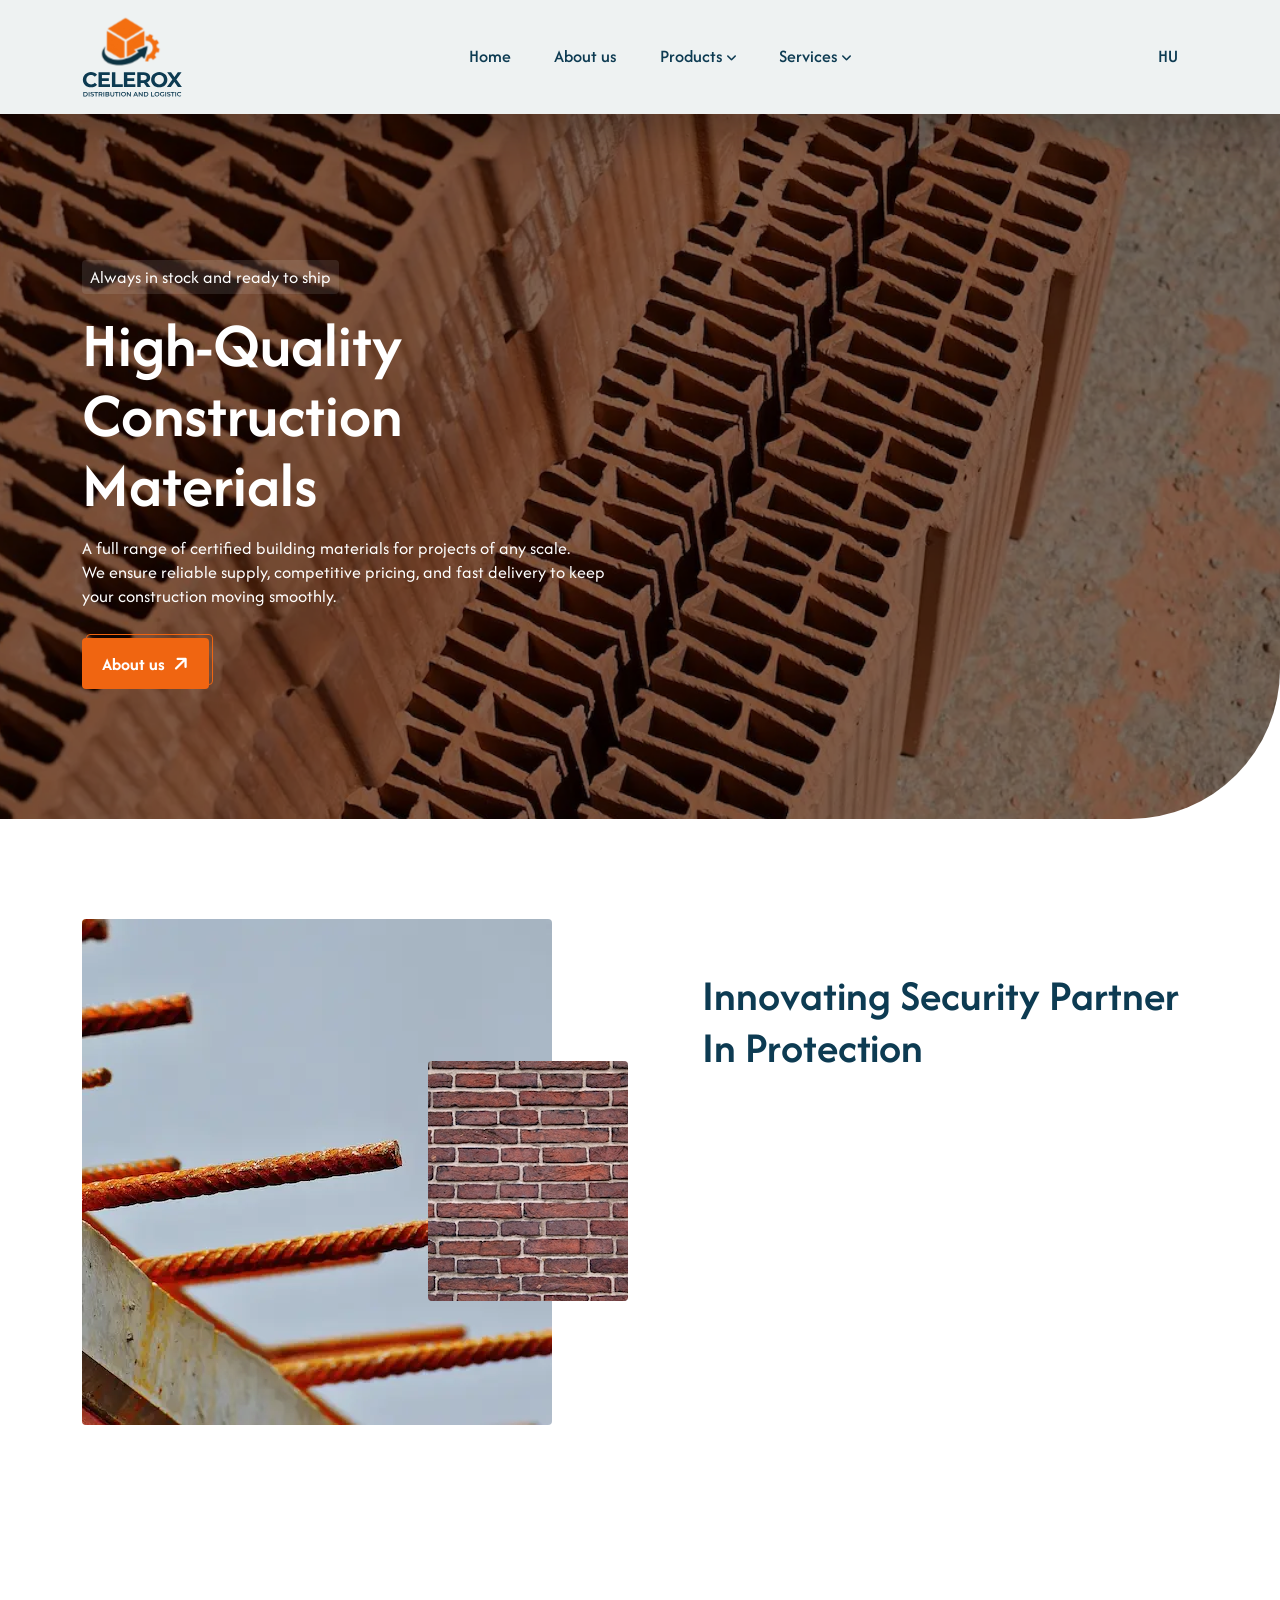
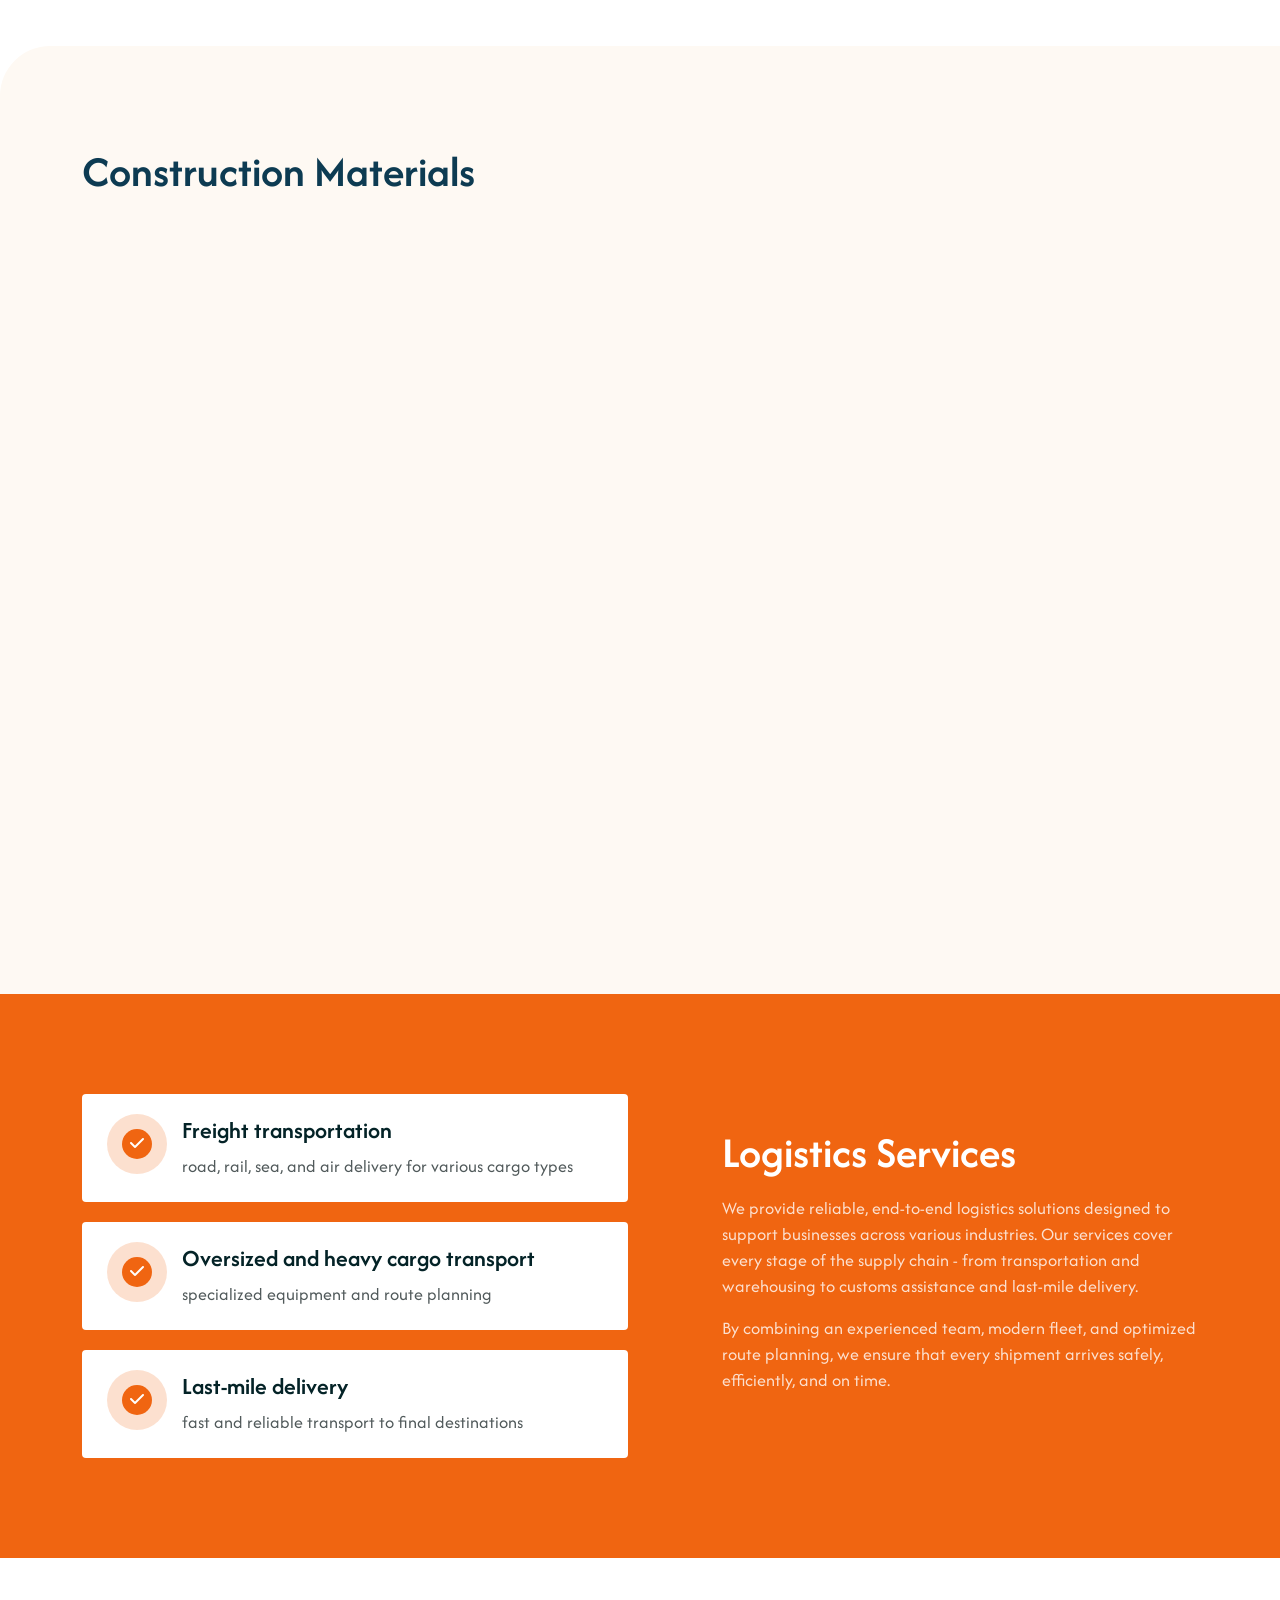
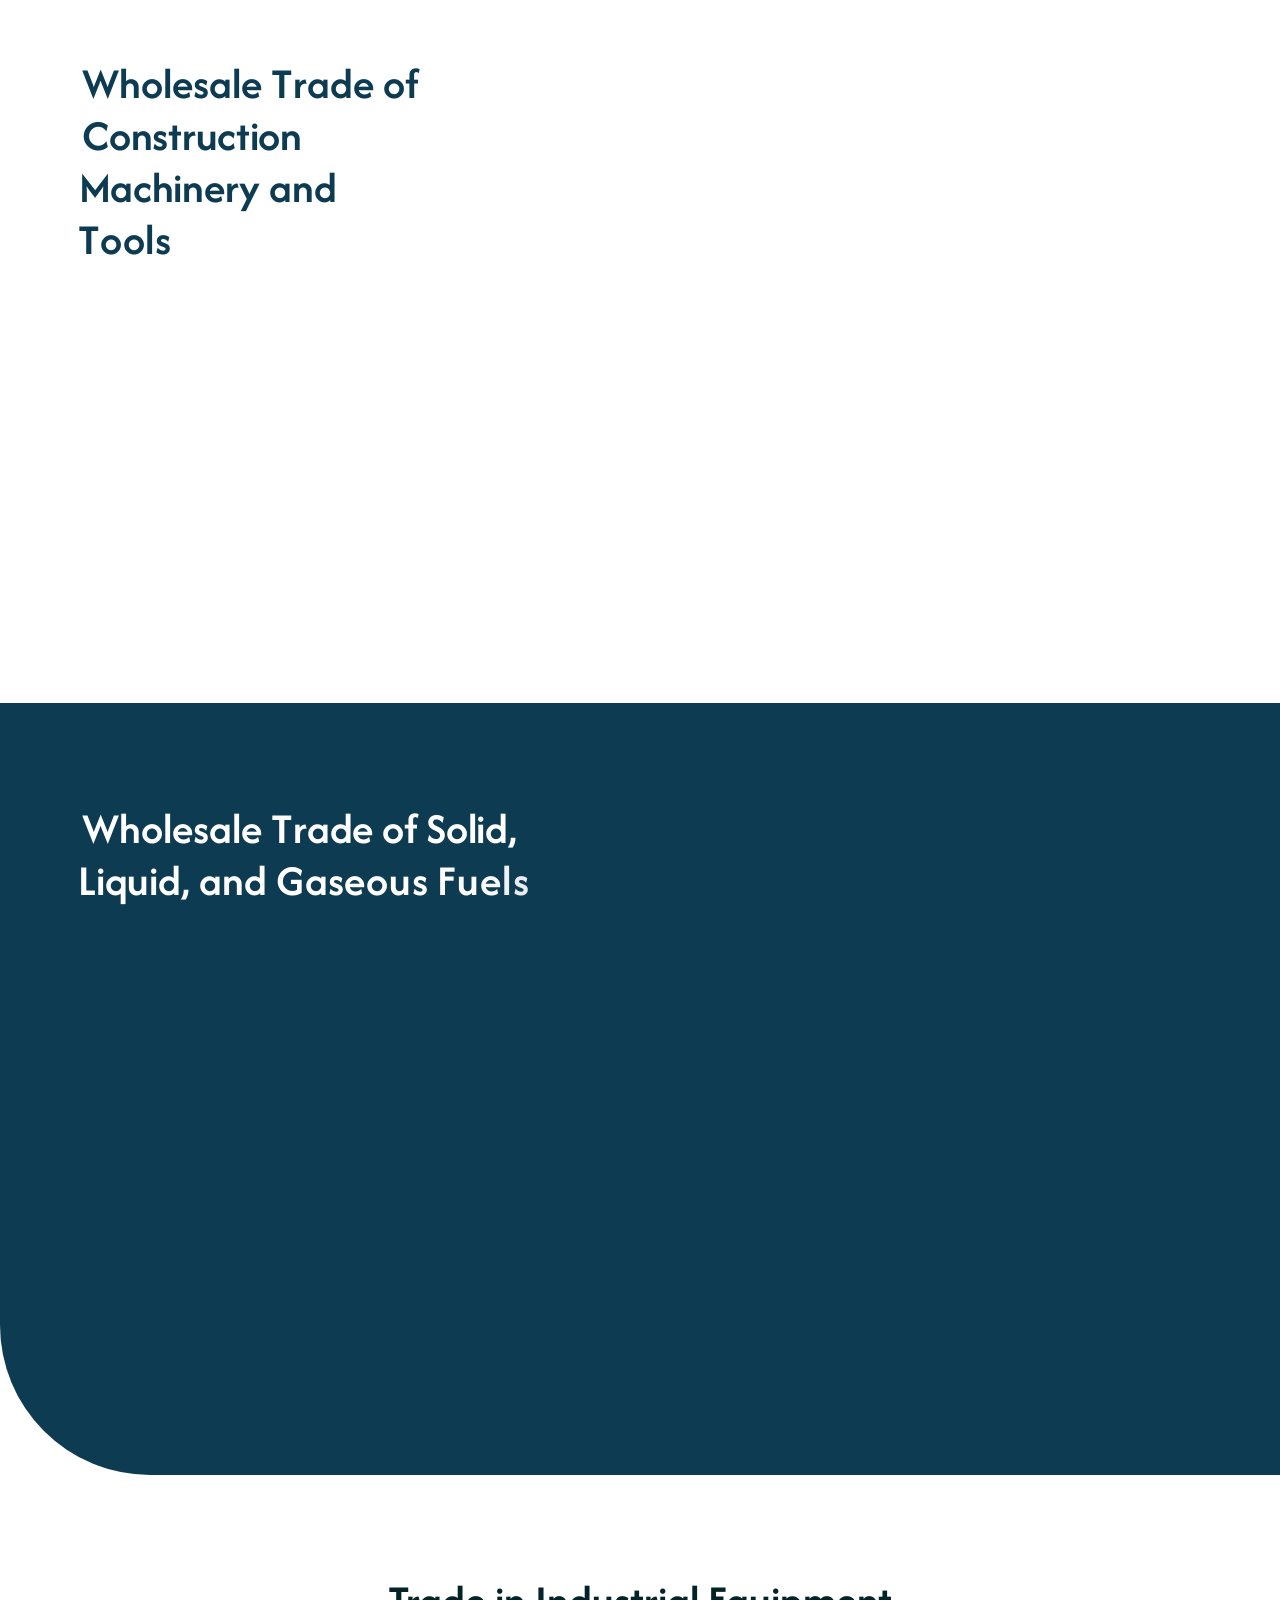
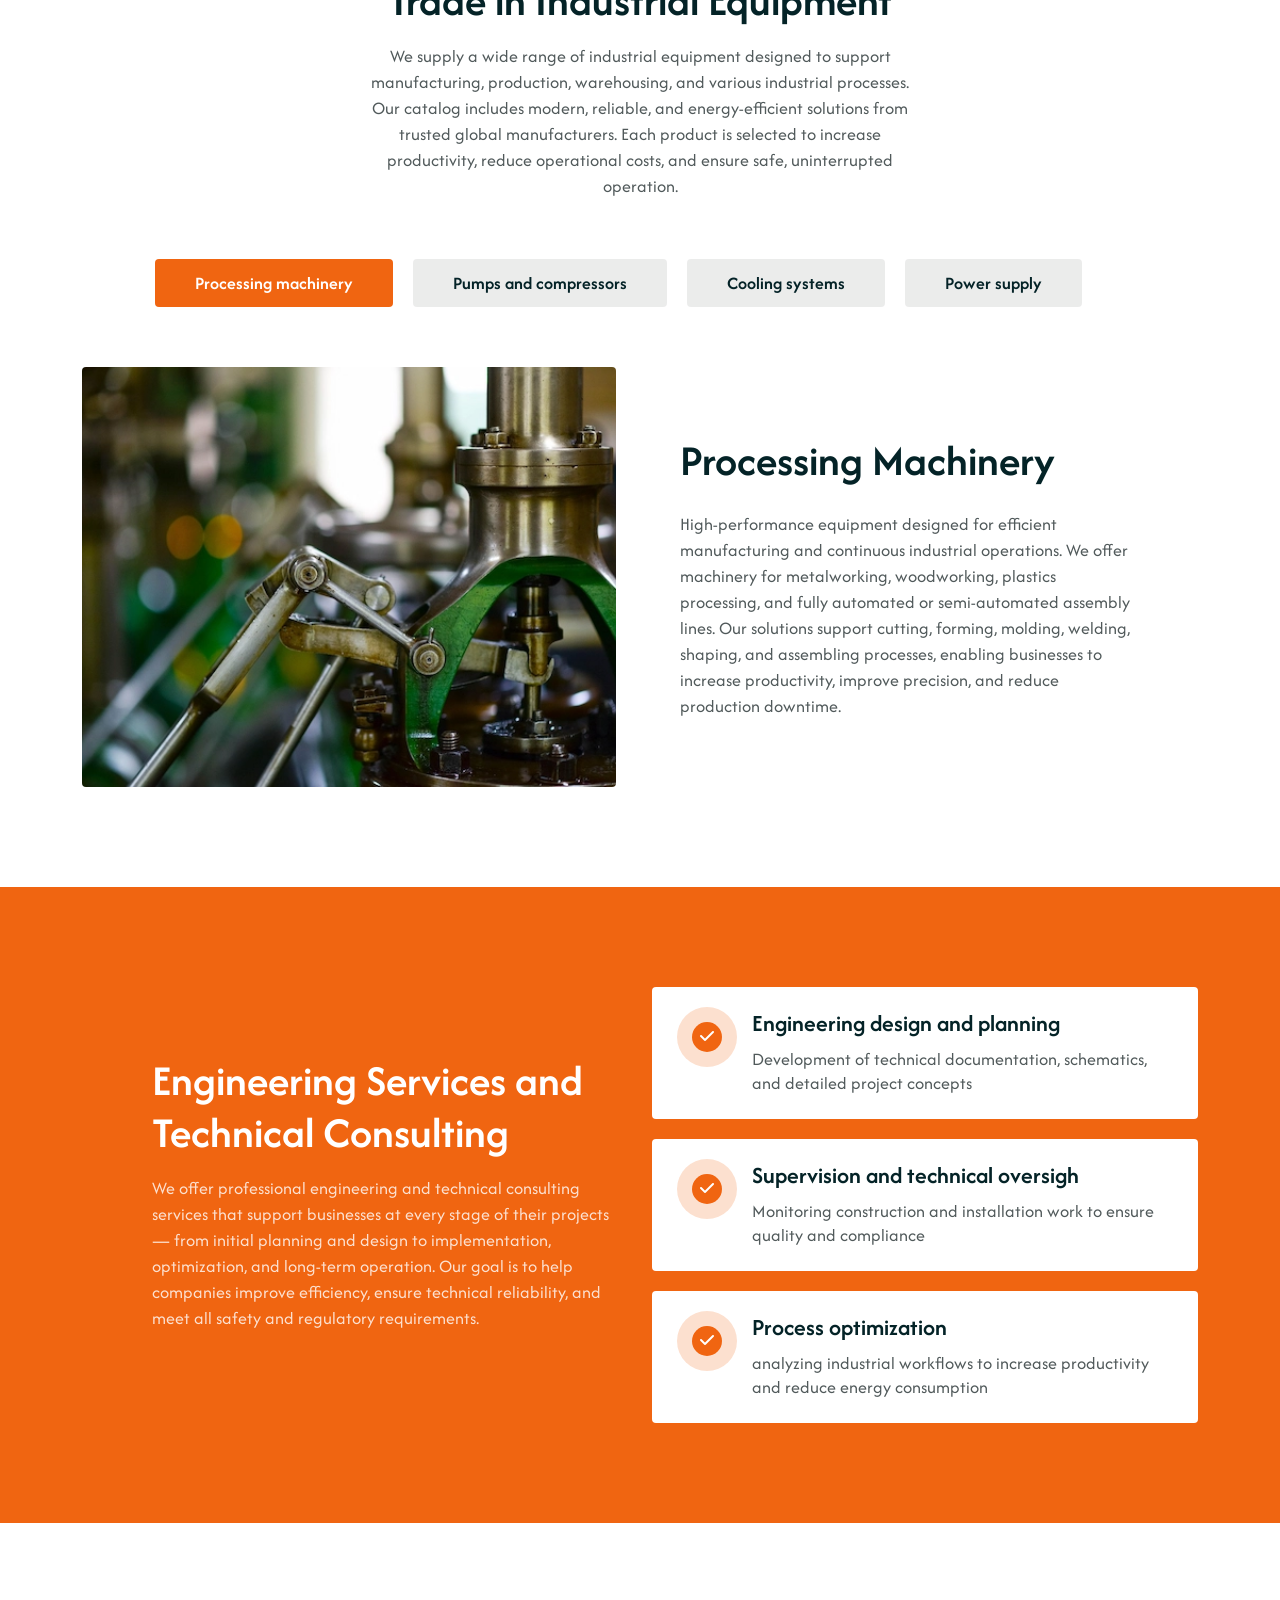
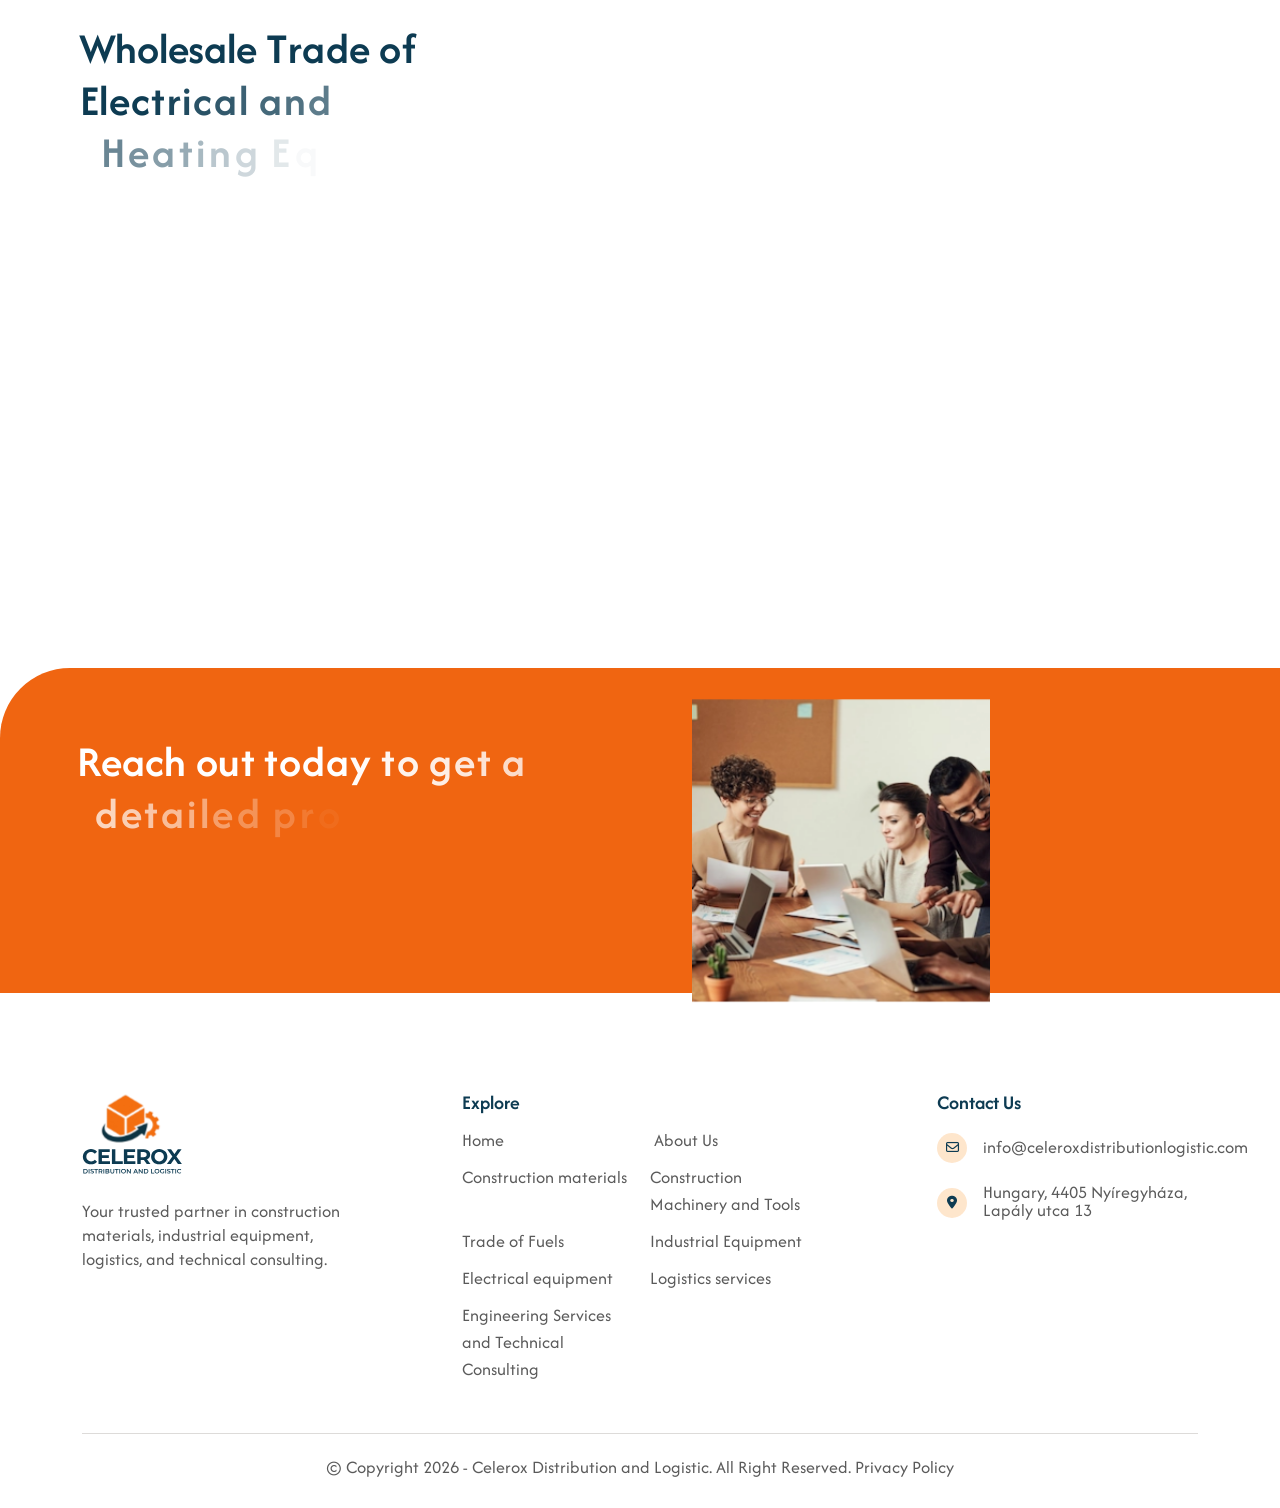
<file: index.html>
<!DOCTYPE html>
<html lang="en">
<head>
     <meta charset="UTF-8">
     <meta name="viewport" content="width=device-width, initial-scale=1.0">
     <title>Your Reliable Partner in Materials, Equipment & Logistics</title>

     <!--=====FAB ICON=======-->
     <link rel="shortcut icon" href="assets/img/custom/fav.png" type="image/x-icon">
    <!--===== CSS LINK =======-->
    <link rel="stylesheet" href="assets/css/plugins/bootstrap.min.css">
    <link rel="stylesheet" href="assets/css/plugins/aos.css">
    <link rel="stylesheet" href="assets/css/plugins/fontawesome.css">
    <link rel="stylesheet" href="assets/css/plugins/magnific-popup.css">
    <link rel="stylesheet" href="assets/css/plugins/mobile.css">
    <link rel="stylesheet" href="assets/css/plugins/owlcarousel.min.css">
    <link rel="stylesheet" href="assets/css/plugins/sidebar.css">
    <link rel="stylesheet" href="assets/css/plugins/slick-slider.css">
    <link rel="stylesheet" href="assets/css/plugins/nice-select.css">
    <link rel="stylesheet" href="assets/css/main.css">

    <!--=====  JS SCRIPT LINK =======-->
    <script src="assets/js/plugins/jquery-3-6-0.min.js"></script>
    <script src="assets/js/plugins/waypoints.js"></script>
</head>
<body class="homepage3-body">

<!--===== PROGRESS STARTS=======-->
  <div class="paginacontainer d-none">
     <div class="progress-wrap">
       <svg class="progress-circle svg-content" width="100%" height="100%" viewBox="-1 -1 102 102">
         <path d="M50,1 a49,49 0 0,1 0,98 a49,49 0 0,1 0,-98"/>
       </svg>
     </div>
   </div>
 <!--===== PROGRESS ENDS=======-->

   <!--=====HEADER START=======-->
   <header>
    <div class="header-area homepage3 header header-sticky d-none d-lg-block sticky" id="header">
      <div class="container">
        <div class="row">
          <div class="col-lg-12">
            <div class="header-elements">
              <div class="site-logo">
                <a href="index.html"><img src="assets/img/logo/celerox.svg" alt="" width="100"></a>
              </div>
              <div class="main-menu">
                <ul>
                  <li><a href="#home">Home</a></li>
                  <li><a href="#about-us">About us</a></li>
                  <li><a role="button">Products <i class="fa-solid fa-angle-down"></i></a>
                    <ul class="dropdown-padding">
                      <li><a href="#construction">Construction materials</a></li>
                      <li><a href="#construction-machinery">Construction Machinery and Tools</a></li>
                      <li><a href="#fuels">Trade of Fuels</a></li>
                      <li><a href="#industrial">Industrial Equipment</a></li>
                      <li><a href="#household" class="d-none">Household Goods</a></li>
                      <li><a href="#electrical-equipment">Electrical equipment</a></li>
                    </ul>
                  </li>
                  <li><a role="button">Services <i class="fa-solid fa-angle-down"></i></a>
                    <ul class="dropdown-padding">
                      <li><a href="#logistics">Logistics services</a></li>
                      <li><a href="#engineering">Engineering Services and Technical Consulting</a></li>
                    </ul>
                  </li>
                </ul>
              </div>
              <div>
                <a href="hungarian.html" class="header-lang">HU</a>
              </div>
            </div>
          </div>
        </div>
      </div>
    </div>
  </header>
  <!--=====HEADER END =======-->

  <!--===== MOBILE HEADER STARTS =======-->
 <div class="mobile-header mobile-haeder3 d-block d-lg-none">
  <div class="container-fluid">
    <div class="col-12">
      <div class="mobile-header-elements">
        <div class="mobile-logo">
          <a href="index.html"><img src="assets/img/logo/celerox.svg" width="80" alt=""></a>
        </div>
        <div class="mobile-nav-icon dots-menu">
          <i class="fa-solid fa-bars-staggered"></i>
        </div>
        <div>
                <a href="hungarian.html" class="header-lang">HU</a>
              </div>
      </div>
    </div>
  </div>
</div>

<div class="mobile-sidebar mobile-sidebar3">
  <div class="logosicon-area">
    <div class="menu-close">
      <i class="fa-solid fa-xmark"></i>
    </div>
   </div>
  <div class="mobile-nav mobile-nav1">
    <ul class="mobile-nav-list nav-list1">
      <li><a href="#home">Home</a></li>
      <li><a href="#about-us">About us</a></li>
      <li><a role="button">Products</a>
        <ul class="sub-menu">
          <li><a href="#construction">Construction materials</a></li>
          <li><a href="#construction-machinery">Construction Machinery and Tools</a></li>
          <li><a href="#fuels">Trade of Fuels</a></li>
          <li><a href="#industrial">Industrial Equipment</a></li>
          <li><a href="#household" class="d-none">Household Goods</a></li>
          <li><a href="#electrical-equipment">Electrical equipment</a></li>
        </ul>
      </li>
      <li><a ole="button">Services</a>
        <ul class="sub-menu">
          <li><a href="#logistics">Logistics services</a></li>
          <li><a href="#engineering">Engineering Services and Technical Consulting</a></li>
        </ul>
      </li>
    </ul>

    <div class="allmobilesection">
      <div class="single-footer">
        <h3>Contact Info</h3>
        <div class="footer1-contact-info">
          <div class="contact-info-single">
            <div class="contact-info-icon">
              <i class="fa-solid fa-envelope"></i>
            </div>
            <div class="contact-info-text">
              <a href="mailto:info@celeroxdistributionlogistic.com">info@celeroxdistributionlogistic.com</a>
            </div>
          </div>

          <div class="single-footer">
            <h3>Our Location</h3>

            <div class="contact-info-single">
              <div class="contact-info-icon">
                <i class="fa-solid fa-location-dot"></i>
              </div>
              <div class="contact-info-text">
                <a>Hungary, 4405 Nyíregyháza, <br> Lapály utca 13</a>
              </div>
            </div>

          </div>
        </div>
      </div>
     </div>
  </div>
</div>
<!--===== MOBILE HEADER STARTS =======-->

<!--===== HERO AREA STARTS =======-->
<div class="carousel-area owl-carousel" id="home">
  <div class="hero3-section-area">
    <img src="assets/img/custom/promo.webp" alt="" class="header-img4">
    <div class="container">
      <div class="row">
        <div class="col-lg-6">
          <div class="header-main-content heading5">
            <h5>Always in stock and ready to ship </h5>
            <h1 class="text-anime-style-3">High-Quality Construction Materials</h1>
            <p>A full range of certified building materials for projects of any scale. <br class="d-lg-block d-none"> We ensure reliable supply, competitive pricing, and fast delivery to keep your construction moving smoothly.</p>
            <div class="btn-area">
              <a href="#about-us" class="header-btn4">About us <i class="fa-solid fa-arrow-right"></i></a>
            </div>
          </div>
        </div>
      </div>
    </div>
  </div>
</div>
<!--===== HERO AREA ENDS =======-->

<!--===== ABOUT AREA STARTS =======-->
<div class="about3-section-area sp1" id="about-us">
  <div class="container">
    <div class="row">
      <div class="col-lg-6">
        <div class="about-images-area">
          <div class="img1 reveal">
            <img src="assets/img/custom/about-1.webp" alt="">
          </div>
          <div class="img2 reveal">
            <img src="assets/img/custom/about-2.webp" alt="">
          </div>
        </div>
      </div>
      <div class="col-lg-6">
        <div class="about-header-area heading6">
          <h5 data-aos="fade-left" data-aos-duration="800" data-aos-delay="300"><img src="assets/img/icons/finger2.svg" alt="">Why Choose Us</h5>
          <h2 class="text-anime-style-3">Innovating Security Partner  <br class="d-lg-block d-none">In Protection</h2>
          <p data-aos="fade-left" data-aos-duration="1000" data-aos-delay="400">We are a multi-sector company specializing in the supply of construction materials, industrial equipment, and consumer goods, supported by reliable logistics and professional engineering expertise. Our mission is to create a seamless supply chain for businesses of all sizes — from construction companies and manufacturers to retail distributors and industrial enterprises.</p>
          <div class="space32"></div>
          <p data-aos="fade-left" data-aos-duration="1000" data-aos-delay="400">With years of industry experience, we combine strong partnerships with global producers, efficient distribution systems, and a commitment to high standards. We focus on quality, transparency, and long-term cooperation, ensuring that our clients receive the right products at the right time.</p>
          <div class="space32"></div>
          <p data-aos="fade-left" data-aos-duration="1000" data-aos-delay="400">Whether you need construction materials, specialized machinery, engineering consulting, or comprehensive logistics solutions — we provide reliable services designed to support your growth and success.</p>
          <div class="space32"></div>
        </div>
      </div>
    </div>
  </div>
</div>
<!--===== ABOUT AREA ENDS =======-->

<!--===== SERVICE AREA STARTS =======-->
<div class="service3-section-area sp1" id="construction">
  <div class="container">
    <div class="row">
      <div class="col-lg-6">
        <div class="service-header heading6">
          <h2 class="text-anime-style-3">Construction Materials</h2>
          <p data-aos="fade-left" data-aos-duration="1000" data-aos-delay="400">We supply a wide range of certified construction materials for residential, commercial, and industrial projects. 
          <br class="d-lg-block d-none"> Our catalogue covers everything required at each stage of construction — from foundational elements to finishing solutions. We work only with trusted manufacturers to ensure durability, safety, and long-term reliability.</p>
        </div>
      </div>
    </div>
    <div class="row">
      <div class="col-lg-12" data-aos="zoom-in" data-aos-duration="1000" data-aos-delay="300">
        <div class="service-carousel-area owl-carousel">
          <div class="service-boxarea">
            <div class="img1">
              <img src="assets/img/custom/cement.webp" alt="">
            </div>
            <div class="content-area">
              <div class="content-area-pera">
                <a role="button">Cement and dry mixes</a>
                <p>Essential for foundations, masonry, screeds, and structural work.</p>
              </div>
            </div>
          </div>

          <div class="service-boxarea">
            <div class="img1">
              <img src="assets/img/custom/concrete.webp" alt="">
            </div>
            <div class="content-area">
              <div class="content-area-pera">
                <a role="button">Bricks, Blocks, and Concrete Elements</a>
                <p>High-quality materials for building walls, partitions, and load-bearing structures.</p>
              </div>
            </div>
          </div>

          <div class="service-boxarea">
            <div class="img1">
              <img src="assets/img/custom/aluminum.webp" alt="">
            </div>
            <div class="content-area">
              <div class="content-area-pera">
                <a role="button">Insulation Materials</a>
                <p>Thermal and acoustic insulation solutions for modern, energy-efficient buildings.</p>
              </div>
            </div>
          </div>
          <div class="service-boxarea">
            <div class="img1">
              <img src="assets/img/custom/roof.webp" alt="">
            </div>
            <div class="content-area">
              <div class="content-area-pera">
                <a role="button">Roofing and Waterproofing Systems</a>
                <p>Durable solutions to protect buildings from weather and moisture. </p>
              </div>
            </div>
          </div>
        </div>
      </div>
    </div>
  </div>
</div>
<!--===== SERVICE AREA ENDS =======-->

<!--===== OTHERS AREA ENDS =======-->
  <div class="others-inner-section-area sp1" id="logistics">
    <div class="container">
        <div class="row align-items-center">
            <div class="col-lg-6">
                <div class="others-boxarea">
                    <div class="icons">
                        <span><i class="fa-solid fa-check"></i></span>
                    </div>
                    <div class="content">
                        <a role="button">Freight transportation</a>
                        <p>road, rail, sea, and air delivery for various cargo types</p>
                    </div>
                </div>
                <div class="space20"></div>
                <div class="others-boxarea">
                    <div class="icons">
                        <span><i class="fa-solid fa-check"></i></span>
                    </div>
                    <div class="content">
                        <a role="button">Oversized and heavy cargo transport</a>
                        <p>specialized equipment and route planning</p>
                    </div>
                </div>
                <div class="space20"></div>
                <div class="others-boxarea">
                    <div class="icons">
                        <span><i class="fa-solid fa-check"></i></span>
                    </div>
                    <div class="content">
                        <a role="button">Last-mile delivery</a>
                        <p> fast and reliable transport to final destinations</p>
                    </div>
                </div>
            </div>

            <div class="col-lg-6">
                <div class="other-content-area heading2">
                    <h2>Logistics Services</h2>
                    <p>We provide reliable, end-to-end logistics solutions designed to support businesses across various industries. Our services cover every stage of the supply chain - from transportation and warehousing to customs assistance and last-mile delivery. </p>
                    <div class="space16"></div>
                    <p>By combining an experienced team, modern fleet, and optimized route planning, we ensure that every shipment arrives safely, efficiently, and on time. </p>
                    <div class="space32"></div>
                </div>
            </div>
        </div>
    </div>
  </div>
  <!--===== OTHERS AREA ENDS =======-->

  <!--===== BLOG AREA STARTS =======-->
<div class="blog3-section-area sp1" id="construction-machinery">
  <div class="container">
    <div class="row">
      <div class="col-lg-4">
        <div class="blog-header-area heading6">
          <h2 class="text-anime-style-3">Wholesale Trade of Construction Machinery and Tools</h2>
          <p data-aos="fade-up" data-aos-duration="1000">We supply a wide range of construction machinery, equipment, and professional tools for companies operating in building, renovation, infrastructure development, and industrial sectors. </p>
        </div>
      </div>
      <div class="col-lg-8" data-aos="fade-up" data-aos-duration="1200">
        <div class="blog-slider-area owl-carousel">
          <div class="blog-boxarea">
            <div class="img1">
              <img src="assets/img/custom/excavator.webp" alt="">
            </div>
            <div class="content-area">
              <a role="button">Heavy construction machinery</a>
              <p>Our range includes excavators, loaders, bulldozers, compactors, cranes, and concrete mixers designed to handle demanding workloads, improve efficiency, and ensure safe, stable operation on construction sites.</p>
            </div>
          </div>

          <div class="blog-boxarea">
            <div class="img1">
              <img src="assets/img/custom/grinder.webp" alt="">
            </div>
            <div class="content-area">
              <a role="button">Power Tools</a>
              <p>A selection of durable and high-precision power tools essential for professional construction and renovation work. We supply drills, rotary hammers, grinders, circular saws, impact drivers, demolition tools, and other equipment built for reliability, accuracy, and continuous performance.</p>
            </div>
          </div>

          <div class="blog-boxarea">
            <div class="img1">
              <img src="assets/img/custom/cutting.webp" alt="">
            </div>
            <div class="content-area">
              <a role="button">Hand Tools</a>
              <p>Professional-grade hand tools for everyday use on construction sites and workshops. Our assortment includes hammers, trowels, screwdrivers, pliers, wrenches, measuring tapes, levels, and more - all designed to provide ergonomic handling, durability, and precise results.</p>
            </div>
          </div>
        </div>
      </div>
    </div>
  </div>
</div>
<!--===== BLOG AREA ENDS =======-->

<!--===== TESTIMONIAL AREA STARTS =======-->
<div class="testimonial3-section-area sp1" id="fuels">
  <div class="container">
    <div class="row">
      <div class="col-lg-5">
        <div class="testimonial-header heading5">
          <h2 class="text-anime-style-3">Wholesale Trade of Solid, Liquid, and Gaseous Fuels</h2>
          <p data-aos="fade-left" data-aos-duration="800" data-aos-delay="600" data-aos-offset="40">We supply a wide range of solid, liquid, and gaseous fuels for industrial enterprises, logistics companies, agricultural businesses, and heating facilities. </p>
        </div>
      </div>
    </div>
    <div class="row">
      <div class="col-lg-12" data-aos="fade-up" data-aos-duration="1000" data-aos-delay="600" data-aos-offset="40">
        <div class="testimonial-author-slider owl-carousel">
          <div class="testimonial-author-box">
            <div class="images">
              <div class="content">
                <a role="button">Solid Fuels</a>
              </div>
            </div>
            <div class="space16"></div>
            <p>Reliable energy sources for heating systems, industrial boilers, metallurgical processes, and power generation. We supply high-calorific coal, eco-friendly pellets, wood briquettes, and coke — all tested for consistent combustion, low ash content, and optimal energy output.</p>
          </div>

          <div class="testimonial-author-box">
            <div class="images">
              <div class="content">
                <a role="button">Liquid Fuels</a>
              </div>
            </div>
            <div class="space16"></div>
            <p>High-quality liquid fuels for transport, industrial machinery, generators, and heating systems. Our offer includes diesel, gasoline, heating oil, kerosene, and various technical oils. These fuels ensure efficient engine performance, lower emissions, and stable operation even under demanding conditions.</p>
          </div>

          <div class="testimonial-author-box">
            <div class="images">
              <div class="content">
                <a role="button">Gaseous Fuels</a>
              </div>
            </div>
            <div class="space16"></div>
            <p>Clean and efficient energy sources used in heating, industrial processes, food production, and transportation. We provide natural gas, propane, butane, and LPG in bulk quantities. These fuels offer high energy efficiency, reduced environmental impact, and reliable performance for both commercial and industrial clients.</p>
          </div>
        </div>
      </div>
    </div>
  </div>
</div>
<!--===== TESTIMONIAL AREA ENDS =======-->

<!--===== OTHERS AREA STARTS =======-->
<div class="history-inner-section-area sp1" id="industrial">
    <div class="container">
        <div class="row">
            <div class="col-lg-6 m-auto">
                <div class="history-header text-center heading2">
                    <h2>Trade in Industrial Equipment</h2>
                    <p>We supply a wide range of industrial equipment designed to support manufacturing, production, warehousing, and various industrial processes. Our catalog includes modern, reliable, and energy-efficient solutions from trusted global manufacturers. Each product is selected to increase productivity, reduce operational costs, and ensure safe, uninterrupted operation.</p>
                </div>
            </div>
            <div class="row">
                <div class="col-lg-12">
                    <div class="history-tabs-area">
                        <ul class="nav nav-pills" id="pills-tab" role="tablist">
                            <li class="nav-item" role="presentation">
                              <button class="nav-link active" id="pills-home-tab" data-bs-toggle="pill" data-bs-target="#pills-2017" type="button" role="tab" aria-selected="true">Processing machinery</button>
                            </li>
                            <li class="nav-item" role="presentation">
                              <button class="nav-link" id="pills-profile-tab" data-bs-toggle="pill" data-bs-target="#pills-2018" type="button" role="tab" aria-selected="false">Pumps and compressors</button>
                            </li>
                            <li class="nav-item" role="presentation">
                              <button class="nav-link" id="pills-2019-tab" data-bs-toggle="pill" data-bs-target="#pills-2019" type="button" role="tab" aria-selected="false">Cooling systems</button>
                            </li>
                            <li class="nav-item" role="presentation">
                                <button class="nav-link" id="pills-2020-tab" data-bs-toggle="pill" data-bs-target="#pills-2020" type="button" role="tab" aria-selected="false">Power supply</button>
                              </li>
                          </ul>
                          <div class="tab-content" id="pills-tabContent">
                            <div class="tab-pane fade show active" id="pills-2017" role="tabpanel" aria-labelledby="pills-home-tab" tabindex="0">
                                <div class="row align-items-center">
                                    <div class="col-lg-6">
                                        <div class="images">
                                            <img src="assets/img/custom/machine.webp" alt="">
                                        </div>
                                    </div>
                                    <div class="col-lg-6">
                                        <div class="tabs-content-area heading2">
                                            <h2>Processing Machinery</h2>
                                            <div class="space8"></div>
                                            <p>High-performance equipment designed for efficient manufacturing and continuous industrial operations. We offer machinery for metalworking, woodworking, plastics processing, and fully automated or semi-automated assembly lines. Our solutions support cutting, forming, molding, welding, shaping, and assembling processes, enabling businesses to increase productivity, improve precision, and reduce production downtime.</p>
                                        </div>
                                    </div>
                                </div>
                            </div>
                            <div class="tab-pane fade" id="pills-2018" role="tabpanel" aria-labelledby="pills-profile-tab" tabindex="0">
                                <div class="row align-items-center">
                                    <div class="col-lg-6">
                                        <div class="images">
                                            <img src="assets/img/custom/pump.webp" alt="">
                                        </div>
                                    </div>
                                    <div class="col-lg-6">
                                        <div class="tabs-content-area heading2">
                                            <h2>Pumps and Compressors</h2>
                                            <div class="space8"></div>
                                            <p>Reliable pumping and compression systems essential for industrial production, fluid handling, and pressure control. Our assortment includes centrifugal and diaphragm pumps, industrial vacuum systems, piston and screw air compressors, and specialized pressure equipment. These solutions ensure stable operation, high efficiency, and safe handling of liquids, gases, and chemicals in various industrial environments.</p>
                                        </div>
                                    </div>
                                </div>
                            </div>
                            <div class="tab-pane fade" id="pills-2019" role="tabpanel" aria-labelledby="pills-contact-tab" tabindex="0">
                                <div class="row align-items-center">
                                    <div class="col-lg-6">
                                        <div class="images">
                                            <img src="assets/img/custom/fan.webp" alt="">
                                        </div>
                                    </div>
                                    <div class="col-lg-6">
                                        <div class="tabs-content-area heading2">
                                            <h2>Cooling Systems</h2>
                                            <div class="space8"></div>
                                            <p>Advanced systems designed to maintain safe working conditions and optimal process temperatures. We supply air handling units, industrial fans, cooling towers, heat exchangers, and ventilation components that support proper airflow, temperature regulation, and removal of harmful contaminants. These systems enhance workplace safety, improve energy efficiency, and prolong the lifespan of industrial machinery.</p>
                                        </div>
                                    </div>
                                </div>
                            </div>
                            <div class="tab-pane fade" id="pills-2020" role="tabpanel" aria-labelledby="pills-contact-tab" tabindex="0"><div class="row align-items-center">
                                <div class="col-lg-6">
                                    <div class="images">
                                        <img src="assets/img/custom/transformer.webp" alt="">
                                    </div>
                                </div>
                                <div class="col-lg-6">
                                    <div class="tabs-content-area heading2">
                                        <h2>Power Supply</h2>
                                        <div class="space8"></div>
                                        <p>Essential electrical infrastructure for stable, uninterrupted industrial performance. Our product range includes transformers, switchgear, control panels, power distribution systems, voltage stabilizers, and protective devices. These solutions support the safe distribution of electricity, overload protection, automation control, and efficient energy management across production facilities.</p>
                                    </div>
                                </div>
                            </div></div>
                          </div>
                    </div>
                </div>
            </div>
        </div>
    </div>
</div>
<!--===== OTHERS AREA ENDS =======-->

<!--===== OTHERS AREA ENDS =======-->
  <div class="others-inner-section-area sp1" id="engineering">
    <div class="container">
        <div class="row align-items-center">
            <div class="col-lg-6">
              <div class="other-content-area heading2">
                <h2>Engineering Services and Technical Consulting</h2>
                <p class="mb-4">We offer professional engineering and technical consulting services that support businesses at every stage of their projects — from initial planning and design to implementation, optimization, and long-term operation. Our goal is to help companies improve efficiency, ensure technical reliability, and meet all safety and regulatory requirements.</p>
              </div>
            </div>
            <div class="col-lg-6">
                <div class="others-boxarea">
                    <div class="icons">
                        <span><i class="fa-solid fa-check"></i></span>
                    </div>
                    <div class="content">
                        <a role="button">Engineering design and planning</a>
                        <p>Development of technical documentation, schematics, and detailed project concepts</p>
                    </div>
                </div>
                <div class="space20"></div>
                <div class="others-boxarea">
                    <div class="icons">
                        <span><i class="fa-solid fa-check"></i></span>
                    </div>
                    <div class="content">
                        <a role="button">Supervision and technical oversigh</a>
                        <p>Monitoring construction and installation work to ensure quality and compliance</p>
                    </div>
                </div>
                <div class="space20"></div>
                <div class="others-boxarea">
                    <div class="icons">
                        <span><i class="fa-solid fa-check"></i></span>
                    </div>
                    <div class="content">
                        <a role="button">Process optimization </a>
                        <p>analyzing industrial workflows to increase productivity and reduce energy consumption</p>
                    </div>
                </div>
            </div>
        </div>
    </div>
  </div>
  <!--===== OTHERS AREA ENDS =======-->

<!--===== FEATURES AREA STARTS =======-->
<div class="pricing-section-area sp2 d-none" id="household">
  <div class="container">
    <div class="row">
      <div class="col-lg-6 m-auto">
        <div class="pricing-header text-center heading6">
          <h2 class="text-anime-style-3">Wholesale Trade of Household Goods (Consumer Goods)</h2>
          <p data-aos="fade-left" data-aos-duration="1000" data-aos-delay="500">We supply a wide assortment of household and everyday-use products for retailers, distributors, and businesses operating in consumer markets. Our catalog includes essential items that support daily life, home comfort, maintenance, and personal convenience. All products come from trusted manufacturers and undergo quality control to ensure safety, reliability, and consistent performance.</p>
        </div>
      </div>
    </div>
    <div class="row">
      <div class="col-lg-4 col-md-6" data-aos="fade-up" data-aos-duration="800" data-aos-delay="600" data-aos-offset="40">
        <div class="pricing-boxarea">
          <h3>Cleaning and Hygiene Products</h3>
          <p>A comprehensive range of products designed to maintain cleanliness, hygiene, and safety in everyday environments. We supply detergents, polishing agents, and other household chemicals that deliver effective results. </p>
        </div>
      </div>
      <div class="space30 d-md-none d-block"></div>
      <div class="col-lg-4 col-md-6" data-aos="fade-up" data-aos-duration="1000" data-aos-delay="600" data-aos-offset="50">
        <div class="pricing-boxarea">
          <h3>Kitchenware and Cooking Tools</h3>
          <p>Durable and practical items that support daily cooking and food preparation. Our assortment includes pots, pans, baking accessories, utensils, chopping boards, knives, food storage containers, and heat-resistant accessories. </p>
        </div>
      </div>
      <div class="space30 d-md-none d-block"></div>
      <div class="space30 d-lg-none d-md-block d-none"></div>
      <div class="col-lg-4 col-md-6" data-aos="fade-up" data-aos-duration="1200" data-aos-delay="800" data-aos-offset="60">
        <div class="pricing-boxarea">
          <h3>Home Organization and Storage</h3>
          <p>Smart solutions for keeping living spaces tidy, organized, and functional. We offer shelving units, closet organizers, drawer dividers, storage boxes, baskets, and modular systems that help optimize space and improve home comfort.</p>
        </div>
      </div>
      <div class="space30 d-md-none d-block"></div>
      <div class="space30 d-lg-none d-md-block d-none"></div>
      <div class="col-lg-4 col-md-6" data-aos="fade-up" data-aos-duration="1200" data-aos-delay="800" data-aos-offset="60">
        <div class="pricing-boxarea">
          <h3>Home Textiles and Comfort Products</h3>
          <p>Soft, high-quality textiles that enhance comfort and create a cozy living environment. Our collection includes towels, bedding sets, blankets, pillows, kitchen textiles, curtains, and decorative fabrics made from durable, skin-friendly materials. These products combine practicality with aesthetic appeal.</p>
        </div>
      </div>
      <div class="space30 d-md-none d-block"></div>
      <div class="col-lg-4 col-md-6" data-aos="fade-up" data-aos-duration="1200" data-aos-delay="800" data-aos-offset="60">
        <div class="pricing-boxarea">
          <h3>Small Household Appliances</h3>
          <p>Reliable and energy-efficient appliances that support daily home routines. Our range includes kettles, blenders, toasters, irons, heaters, fans, humidifiers, and compact kitchen gadgets. </p>
        </div>
      </div>
      <div class="space30 d-md-none d-block"></div>
      <div class="col-lg-4 col-md-6" data-aos="fade-up" data-aos-duration="1200" data-aos-delay="800" data-aos-offset="60">
        <div class="pricing-boxarea">
          <h3>Personal Care Items</h3>
          <p>Products aimed at improving daily grooming and self-care routines. We supply hairdryers, electric shavers, grooming kits, beauty tools, massagers, and personal hygiene accessories. These items are designed to offer comfort, efficiency, and safe usage, supporting a modern lifestyle.</p>
        </div>
      </div>
      <div class="space30 d-md-none d-block"></div>
    </div>
  </div>
</div>
<!--===== FEATURES AREA ENDS =======-->


  <!--===== BLOG AREA STARTS =======-->
<div class="blog3-section-area sp1" id="electrical-equipment">
  <div class="container">
    <div class="row">
      <div class="col-lg-4">
        <div class="blog-header-area heading6">
          <h2 class="text-anime-style-3">Wholesale Trade of Electrical and Heating Equipment</h2>
          <p data-aos="fade-up" data-aos-duration="1000">We supply a wide range of electrical and heating equipment - including advanced inverters and backup power systems - for residential, commercial, and industrial applications. Our products ensure stable power supply, efficient heating, and reliable operation of essential systems under all conditions.</p>
        </div>
      </div>
      <div class="col-lg-8" data-aos="fade-up" data-aos-duration="1200">
        <div class="blog-slider-area owl-carousel">
          <div class="blog-boxarea">
            <div class="img1">
              <img src="assets/img/custom/inverter.webp" alt="">
            </div>
            <div class="content-area">
              <a role="button">Inverters</a>
              <p>Our inverters and backup power systems provide clean, stable electricity during outages and voltage fluctuations. Designed for both residential and commercial use, they ensure uninterrupted operation of sensitive equipment, support energy independence, and integrate seamlessly with solar power solutions.</p>
            </div>
          </div>
          <div class="blog-boxarea">
            <div class="img1">
              <img src="assets/img/custom/generator.webp" alt="">
            </div>
            <div class="content-area">
              <a role="button">Generators</a>
              <p>Our gasoline and portable generators deliver dependable power for everyday use or emergency situations. Compact, efficient, and easy to maintain, they are ideal for private homes, small businesses, outdoor events, retail spaces, and construction sites. </p>
            </div>
          </div>

          <div class="blog-boxarea">
            <div class="img1">
              <img src="assets/img/custom/heater.webp" alt="">
            </div>
            <div class="content-area">
              <a role="button">Electric Heaters</a>
              <p>We offer a variety of electric heaters - including convectors, heat guns, and infrared panels — designed for fast, uniform heating. These devices are suitable for warehouses, workshops, offices, commercial spaces, and residential homes. </p>
            </div>
          </div>

          <div class="blog-boxarea">
            <div class="img1">
              <img src="assets/img/custom/boiler.webp" alt="">
            </div>
            <div class="content-area">
              <a role="button">Boilers and Heating Systems</a>
              <p>Our heating portfolio includes electric boilers, thermal units, and water-based heating systems that provide steady and cost-effective heat distribution. These solutions are ideal for private homes, multi-floor buildings, production halls, and commercial facilities.</p>
            </div>
          </div>
        </div>
      </div>
    </div>
  </div>
</div>
<!--===== BLOG AREA ENDS =======-->


<!--===== CTA AREA STARTS =======-->
<div class="cta3-section-area">
  <div class="container">
    <div class="row">
      <div class="col-lg-12">
        <div class="cta-author-area">
          <div class="row align-items-center">
            <div class="col-lg-5">
              <div class="heading2">
                <h2 class="text-anime-style-3">Reach out today to get a detailed proposal from our experts</h2>
                <div class="space16"></div>
              </div>
            </div>
            <div class="col-lg-1"></div>
            <div class="col-lg-5">
              <div class="cta-images">
                <div class="img1 reveal">
                  <img src="assets/img/custom/team.webp" alt="">
                </div>
              </div>
            </div>
          </div>
        </div>
      </div>
    </div>
  </div>
</div>
<!--===== CTA AREA ENDS =======-->

<!--===== FOOTER AREA STARTS =======-->
<div class="footer3-section-area">
  <div class="container">
    <div class="row">
      <div class="col-lg-3 col-md-6">
        <div class="logo-content">
          <img src="assets/img/logo/celerox.svg" alt="" width="100">
          <p>Your trusted partner in construction materials, industrial equipment, logistics, and technical consulting.</p>
        </div>
        <div class="space30 d-lg-none d-block"></div>
      </div>
      <div class="col-lg-1 d-lg-block d-none"></div>
      <div class="col-lg-4 col-md-6">
        <div class="footer-list">
          <h4>Explore</h4>
          <ul class="footer-flex">
            <li><a href="#home">Home </a></li>
            <li><a href="#about-us"> About Us  </a></li>
            <li><a href="#construction">Construction materials</a></li>
            <li><a href="#construction-machinery">Construction Machinery and Tools</a></li>
            <li><a href="#fuels">Trade of Fuels</a></li>
            <li><a href="#industrial">Industrial Equipment</a></li>
            <li><a href="#electrical-equipment">Electrical equipment</a></li>
            <li><a href="#logistics">Logistics services</a></li>
            <li><a href="#engineering">Engineering Services and Technical Consulting</a></li>
          </ul>
        </div>
      </div>
      <div class="col-lg-1 d-lg-block d-none"></div>
      <div class="col-lg-3 col-md-6">
        <div class="head">
          <h4>Contact Us </h4>
        </div>
        <div class="location-area">
          <div class="img1">
            <a href="#"><i class="fa-regular fa-envelope"></i></a>
          </div>
          <div class="text">
            <a href="mailto:info@celeroxdistributionlogistic.com">info@celeroxdistributionlogistic.com</a>
          </div>
        </div>
        <div class="location-area">
          <div class="img1">
            <a href="#"><i class="fa-solid fa-location-dot"></i></a>
          </div>
          <div class="text">
            <a href="tel:+880123456789">Hungary, 4405 Nyíregyháza, <br class="d-lg-block d-none"> Lapály utca 13</a>
          </div>
        </div>
      </div>
      <div class="space50"></div>
      <div class="col-lg-12 m-auto">
        <div class="copyright text-center">
          <p>© Copyright 2026 - Celerox Distribution and Logistic. All Right Reserved. <a href="/privacy-policy.html">Privacy Policy</a></p>
        </div>
      </div>
    </div>
  </div>
</div>
<!--===== FOOTER AREA ENDS =======-->

<!--===== JS SCRIPT LINK =======-->
<script src="assets/js/plugins/bootstrap.min.js"></script>
<script src="assets/js/plugins/aos.js"></script>
<script src="assets/js/plugins/fontawesome.js"></script>
<script src="assets/js/plugins/magnific-popup.js"></script>
<script src="assets/js/plugins/mobilemenu.js"></script>
<script src="assets/js/plugins/owlcarousel.min.js"></script>
<script src="assets/js/plugins/nice-select.js"></script>
<script src="assets/js/plugins/slick-slider.js"></script>
<script src="assets/js/plugins/circle-progress.js"></script>
<script src="assets/js/plugins/gsap.min.js"></script>
<script src="assets/js/plugins/counter.js"></script>
<script src="assets/js/plugins/Splitetext.js"></script>
<script src="assets/js/plugins/ScrollTrigger.min.js"></script>
<script src="assets/js/main.js"></script>
</body>
</html>
</file>
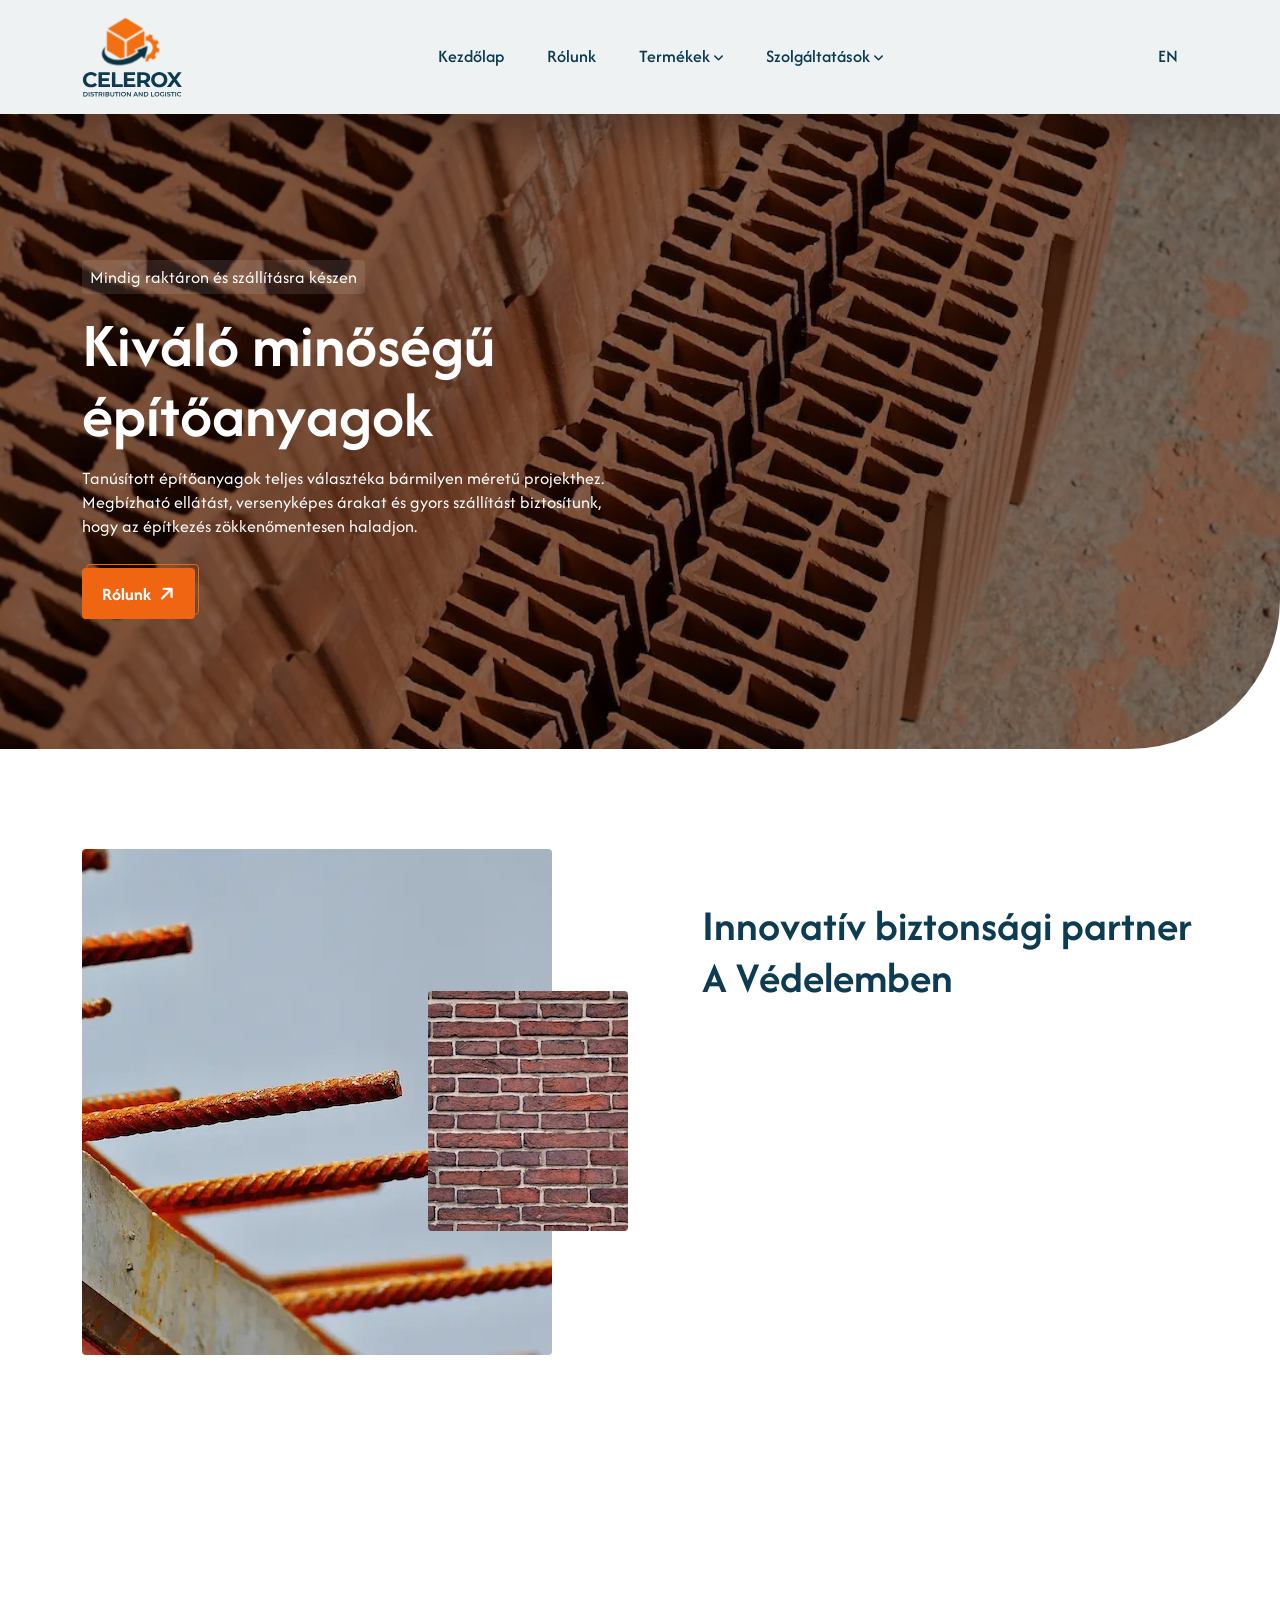
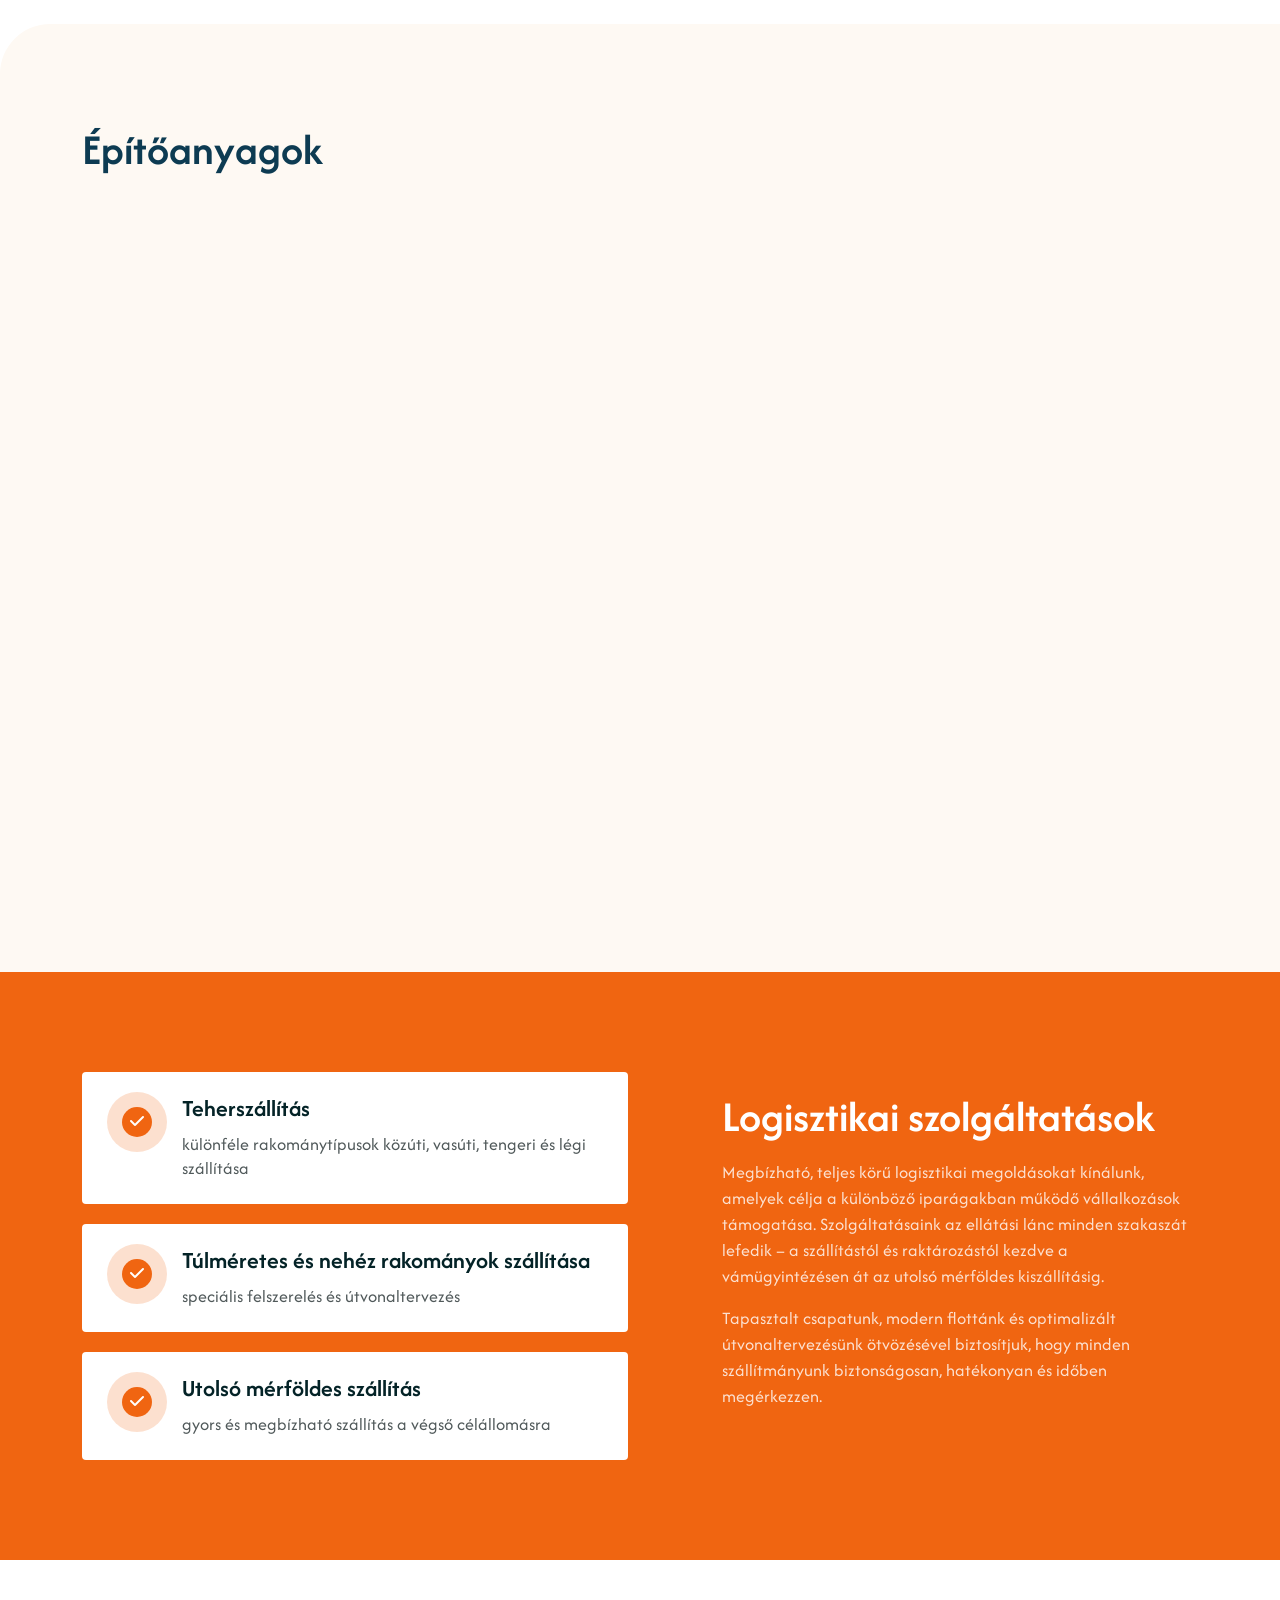
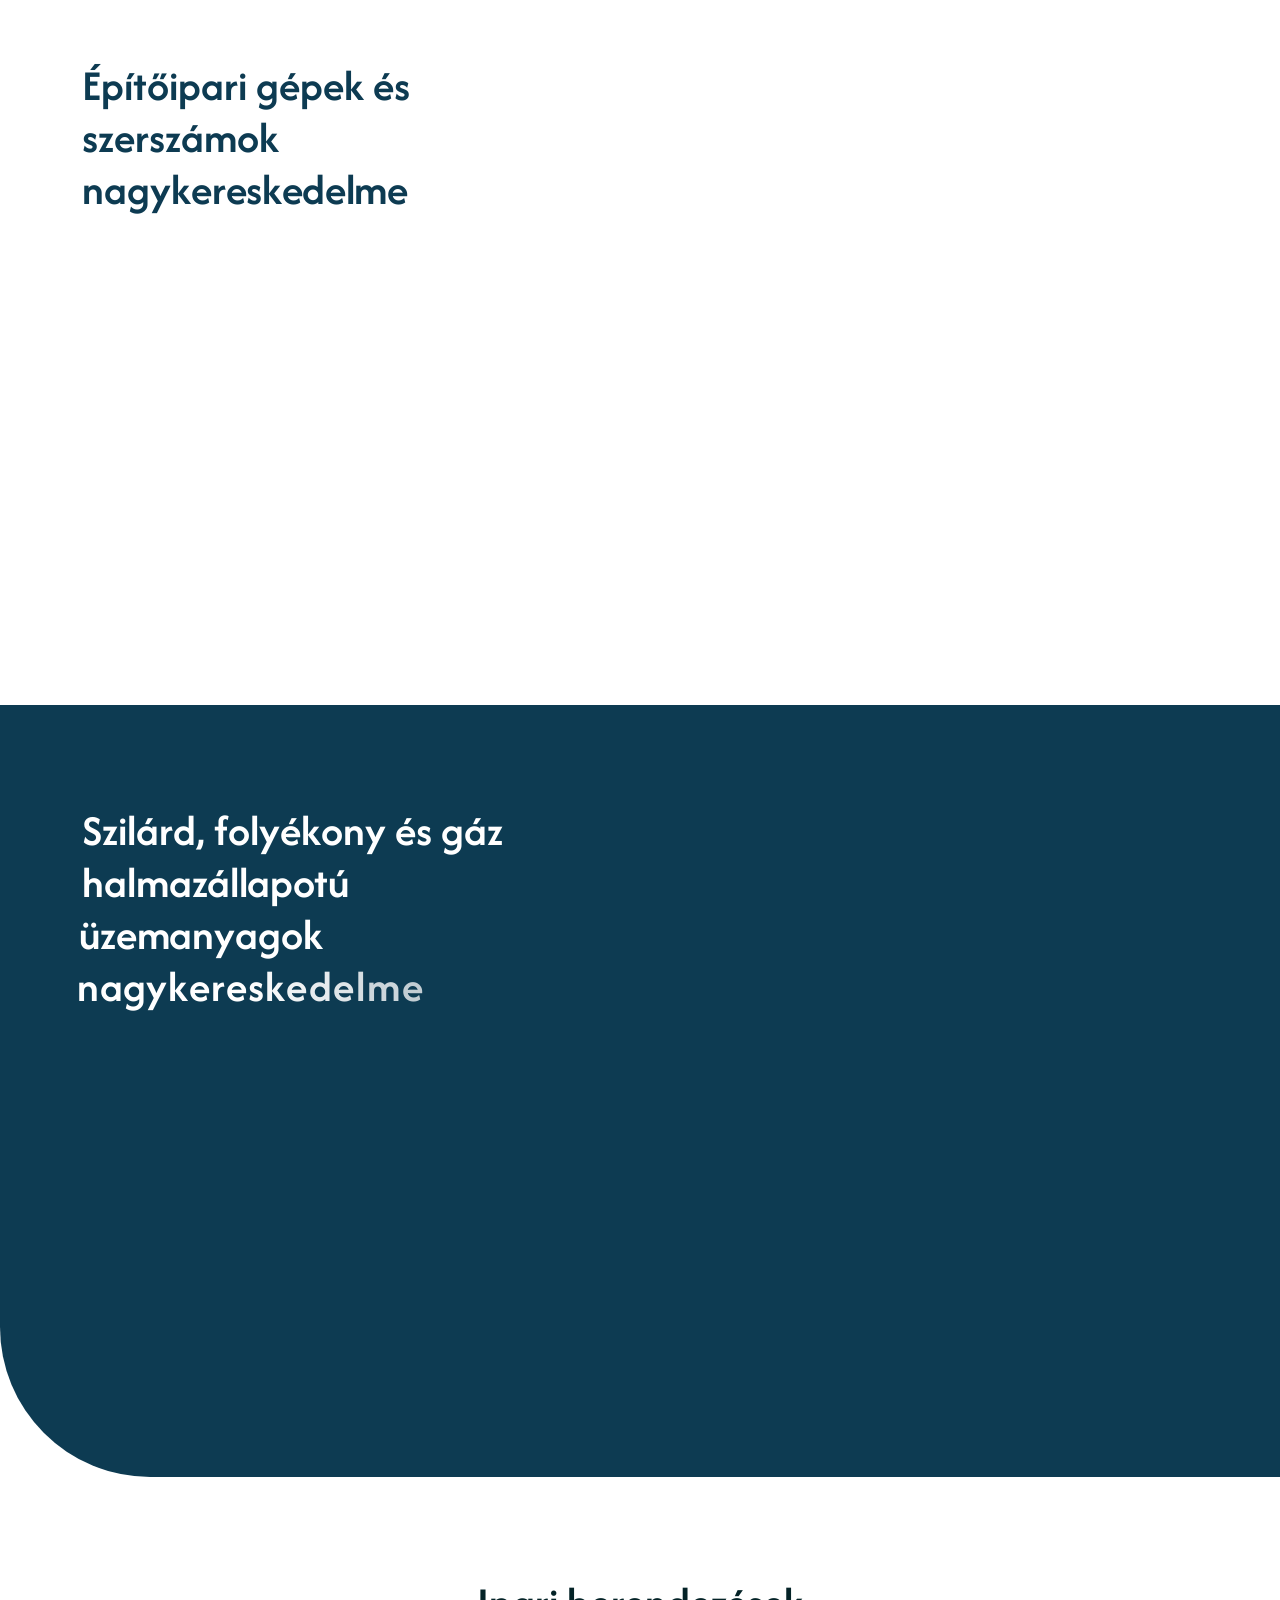
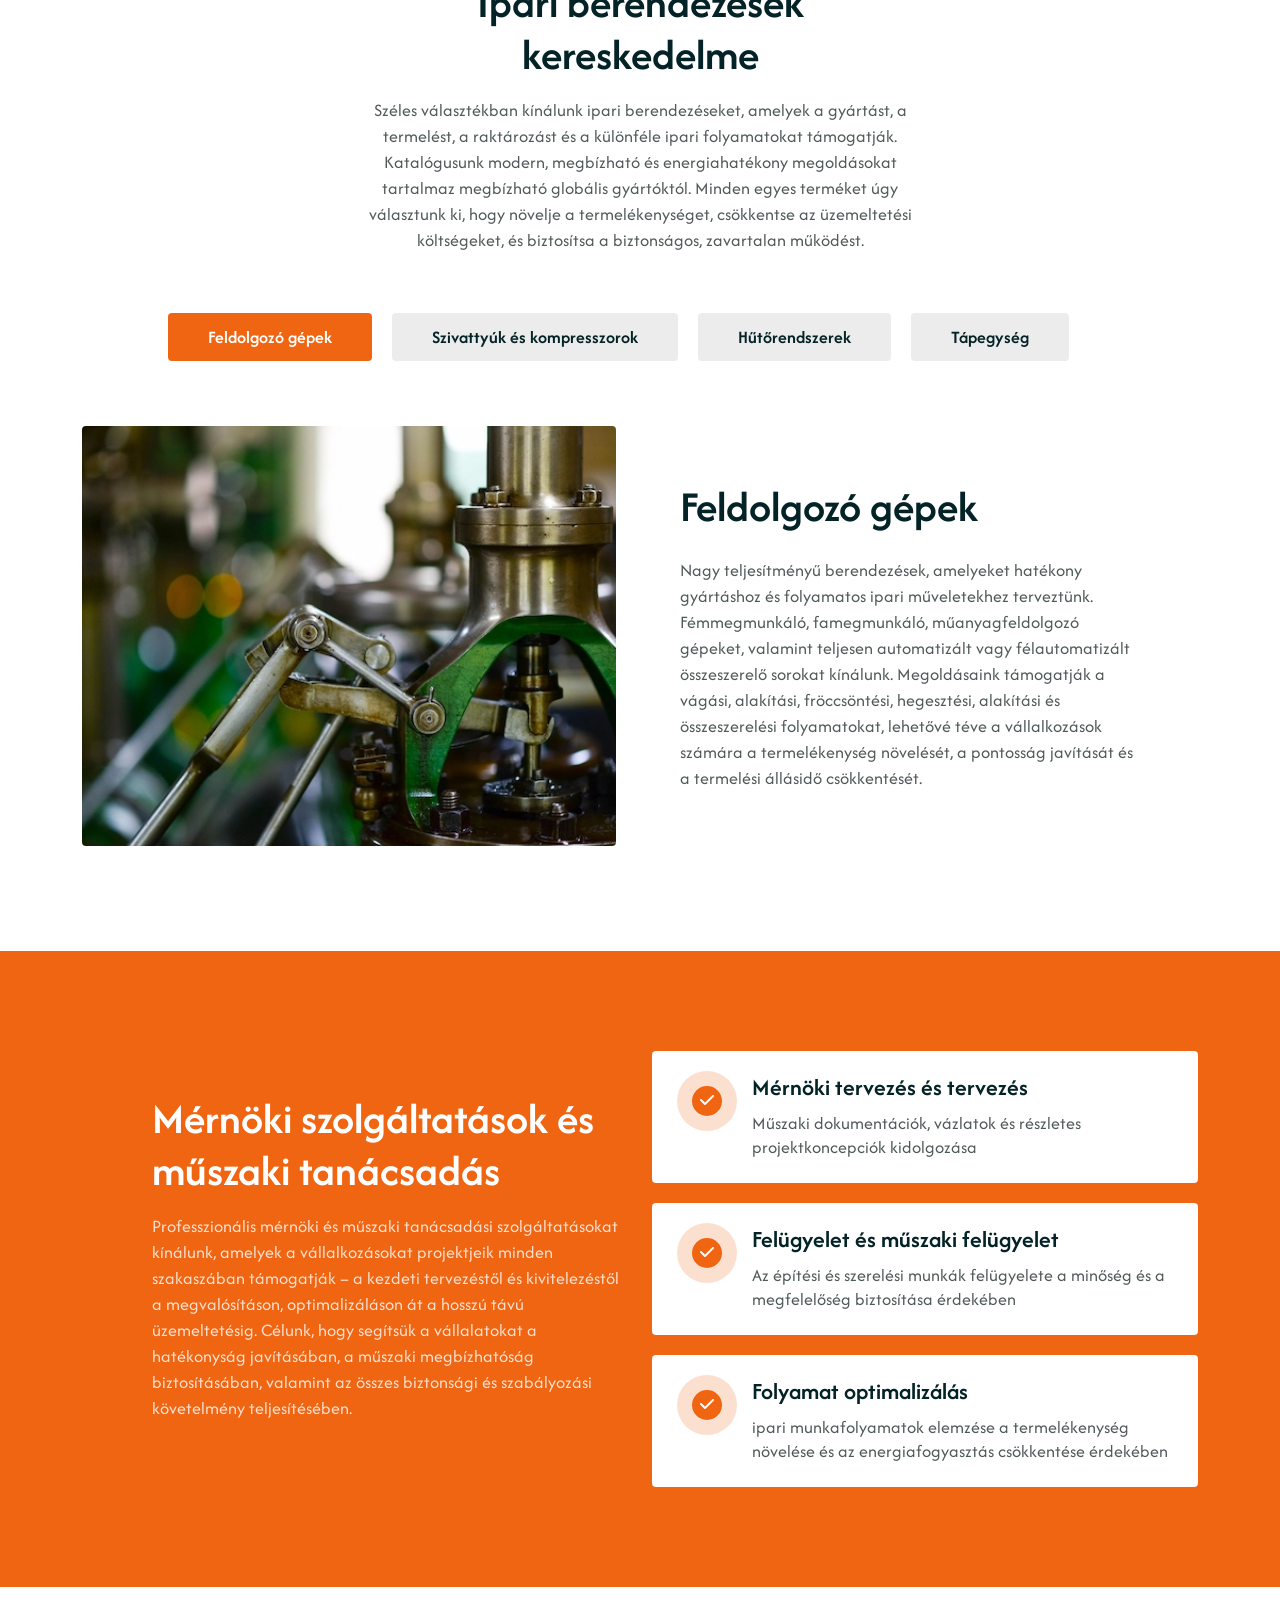
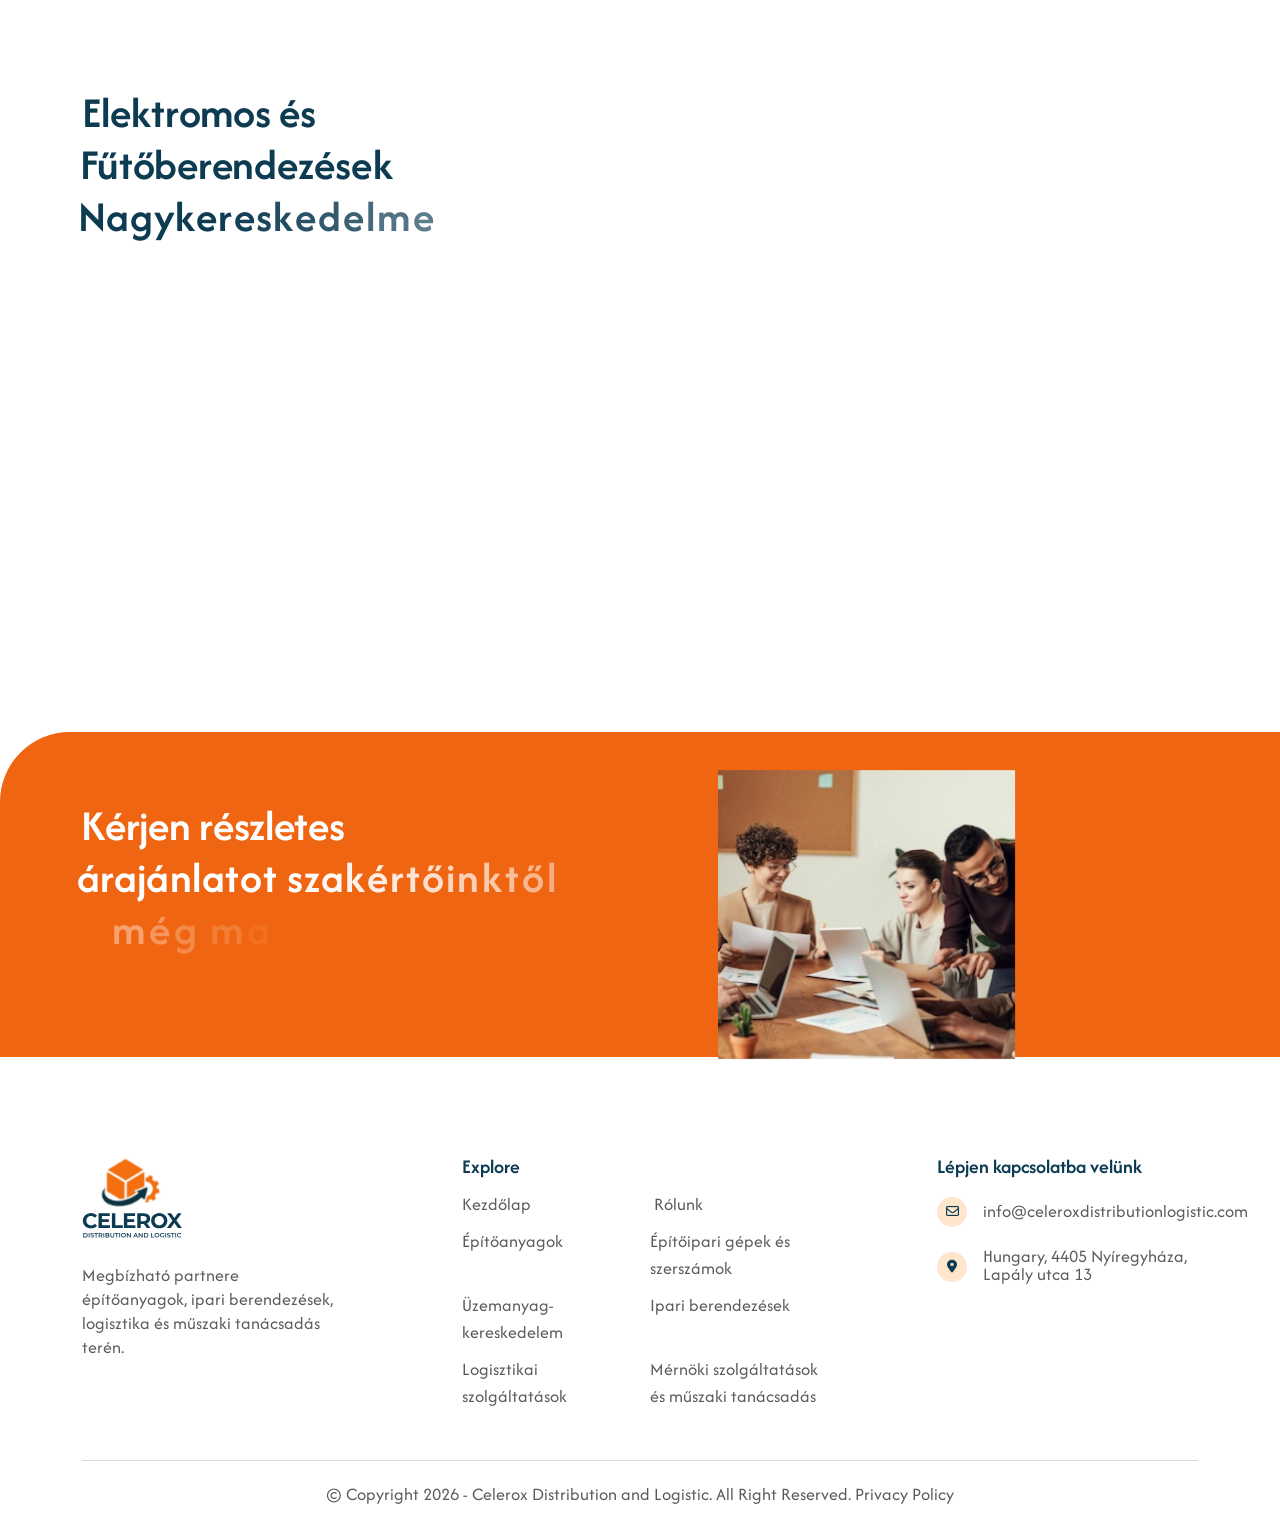
<file: hungarian.html>
<!DOCTYPE html>
<html lang="hu">
<head>
     <meta charset="UTF-8">
     <meta name="viewport" content="width=device-width, initial-scale=1.0">
     <title>Megbízható partnere anyagok, berendezések és logisztika terén</title>

     <!--=====FAB ICON=======-->
     <link rel="shortcut icon" href="assets/img/custom/fav.png" type="image/x-icon">
    <!--===== CSS LINK =======-->
    <link rel="stylesheet" href="assets/css/plugins/bootstrap.min.css">
    <link rel="stylesheet" href="assets/css/plugins/aos.css">
    <link rel="stylesheet" href="assets/css/plugins/fontawesome.css">
    <link rel="stylesheet" href="assets/css/plugins/magnific-popup.css">
    <link rel="stylesheet" href="assets/css/plugins/mobile.css">
    <link rel="stylesheet" href="assets/css/plugins/owlcarousel.min.css">
    <link rel="stylesheet" href="assets/css/plugins/sidebar.css">
    <link rel="stylesheet" href="assets/css/plugins/slick-slider.css">
    <link rel="stylesheet" href="assets/css/plugins/nice-select.css">
    <link rel="stylesheet" href="assets/css/main.css">

    <!--=====  JS SCRIPT LINK =======-->
    <script src="assets/js/plugins/jquery-3-6-0.min.js"></script>
    <script src="assets/js/plugins/waypoints.js"></script>
</head>
<body class="homepage3-body">

<!--===== PROGRESS STARTS=======-->
  <div class="paginacontainer d-none">
     <div class="progress-wrap">
       <svg class="progress-circle svg-content" width="100%" height="100%" viewBox="-1 -1 102 102">
         <path d="M50,1 a49,49 0 0,1 0,98 a49,49 0 0,1 0,-98"/>
       </svg>
     </div>
   </div>
 <!--===== PROGRESS ENDS=======-->

   <!--=====HEADER START=======-->
   <header>
    <div class="header-area homepage3 header header-sticky d-none d-lg-block sticky" id="header">
      <div class="container">
        <div class="row">
          <div class="col-lg-12">
            <div class="header-elements">
              <div class="site-logo">
                <a href="index.html"><img src="assets/img/logo/celerox.svg" alt="" width="100"></a>
              </div>
              <div class="main-menu">
                <ul>
                  <li><a href="#home">Kezdőlap</a></li>
                  <li><a href="#about-us">Rólunk</a></li>
                  <li><a role="button">Termékek <i class="fa-solid fa-angle-down"></i></a>
                    <ul class="dropdown-padding">
                      <li><a href="#construction">Építőanyagok</a></li>
                      <li><a href="#construction-machinery">Építőipari gépek és szerszámok</a></li>
                      <li><a href="#fuels">Üzemanyag-kereskedelem</a></li>
                      <li><a href="#industrial">Ipari berendezések</a></li>
                      <li><a href="#household" class="d-none">Háztartási cikkek</a></li>
                      <li><a href="#electrical-equipment">Elektromos berendezések</a></li>
                    </ul>
                  </li>
                  <li><a role="button">Szolgáltatások <i class="fa-solid fa-angle-down"></i></a>
                    <ul class="dropdown-padding">
                      <li><a href="#logistics">Logisztikai szolgáltatások</a></li>
                      <li><a href="#engineering">Mérnöki szolgáltatások és műszaki tanácsadás</a></li>
                    </ul>
                  </li>
                </ul>
              </div>
              <div>
                <a href="index.html" class="header-lang">EN</a>
              </div>
            </div>
          </div>
        </div>
      </div>
    </div>
  </header>
  <!--=====HEADER END =======-->

  <!--===== MOBILE HEADER STARTS =======-->
 <div class="mobile-header mobile-haeder3 d-block d-lg-none">
  <div class="container-fluid">
    <div class="col-12">
      <div class="mobile-header-elements">
        <div class="mobile-logo">
          <a href="hungarian.html"><img src="assets/img/logo/celerox.svg" width="80" alt=""></a>
        </div>
        <div class="mobile-nav-icon dots-menu">
          <i class="fa-solid fa-bars-staggered"></i>
        </div>
        <div>
                <a href="index.html" class="header-lang">EN</a>
              </div>
      </div>
    </div>
  </div>
</div>

<div class="mobile-sidebar mobile-sidebar3">
  <div class="logosicon-area">
    <div class="menu-close">
      <i class="fa-solid fa-xmark"></i>
    </div>
   </div>
  <div class="mobile-nav mobile-nav1">
    <ul class="mobile-nav-list nav-list1">
      <li><a href="#home">Kezdőlap</a></li>
      <li><a href="#about-us">Rólunk</a></li>
      <li><a role="button">Termékek</a>
        <ul class="sub-menu">
          <li><a href="#construction">Építőanyagok</a></li>
          <li><a href="#construction-machinery">Építőipari gépek és szerszámok</a></li>
          <li><a href="#fuels">Üzemanyag-kereskedelem</a></li>
          <li><a href="#industrial">Ipari berendezések</a></li>
          <li><a href="#household" class="d-none">Háztartási cikkek</a></li>
          <li><a href="#electrical-equipment">Elektromos berendezések</a></li>
        </ul>
      </li>
      <li><a ole="button">Szolgáltatások</a>
        <ul class="sub-menu">
          <li><a href="#logistics">Logisztikai szolgáltatások</a></li>
          <li><a href="#engineering">Mérnöki szolgáltatások és műszaki tanácsadás</a></li>
        </ul>
      </li>
    </ul>

    <div class="allmobilesection">
      <div class="single-footer">
        <h3>Elérhetőségi adatok</h3>
        <div class="footer1-contact-info">

          <div class="contact-info-single">
            <div class="contact-info-icon">
              <i class="fa-solid fa-envelope"></i>
            </div>
            <div class="contact-info-text">
              <a href="mailto:info@celeroxdistributionlogistic.com">info@celeroxdistributionlogistic.com</a>
            </div>
          </div>

          <div class="single-footer">
            <h3>Helyszínünk</h3>

            <div class="contact-info-single">
              <div class="contact-info-icon">
                <i class="fa-solid fa-location-dot"></i>
              </div>
              <div class="contact-info-text">
                <a>Hungary, 4405 Nyíregyháza, <br> Lapály utca 13</a>
              </div>
            </div>

          </div>
        </div>
      </div>
     </div>
  </div>
</div>
<!--===== MOBILE HEADER STARTS =======-->

<!--===== HERO AREA STARTS =======-->
<div class="carousel-area owl-carousel" id="home">
  <div class="hero3-section-area">
    <img src="assets/img/custom/promo.webp" alt="" class="header-img4">
    <div class="container">
      <div class="row">
        <div class="col-lg-6">
          <div class="header-main-content heading5">
            <h5>Mindig raktáron és szállításra készen </h5>
            <h1 class="text-anime-style-3">Kiváló minőségű építőanyagok</h1>
            <p>Tanúsított építőanyagok teljes választéka bármilyen méretű projekthez. <br class="d-lg-block d-none"> Megbízható ellátást, versenyképes árakat és gyors szállítást biztosítunk, hogy az építkezés zökkenőmentesen haladjon.</p>
            <div class="btn-area">
              <a href="#about-us" class="header-btn4">Rólunk <i class="fa-solid fa-arrow-right"></i></a>
            </div>
          </div>
        </div>
      </div>
    </div>
  </div>
</div>
<!--===== HERO AREA ENDS =======-->

<!--===== ABOUT AREA STARTS =======-->
<div class="about3-section-area sp1" id="about-us">
  <div class="container">
    <div class="row">
      <div class="col-lg-6">
        <div class="about-images-area">
          <div class="img1 reveal">
            <img src="assets/img/custom/about-1.webp" alt="">
          </div>
          <div class="img2 reveal">
            <img src="assets/img/custom/about-2.webp" alt="">
          </div>
        </div>
      </div>
      <div class="col-lg-6">
        <div class="about-header-area heading6">
          <h5 data-aos="fade-left" data-aos-duration="800" data-aos-delay="300"><img src="assets/img/icons/finger2.svg" alt="">Miért válasszon minket</h5>
          <h2 class="text-anime-style-3">Innovatív biztonsági partner  <br class="d-lg-block d-none">A Védelemben</h2>
          <p data-aos="fade-left" data-aos-duration="1000" data-aos-delay="400">Több szektorban működő vállalat vagyunk, amely építőanyagok, ipari berendezések és fogyasztási cikkek szállítására specializálódott, megbízható logisztikával és professzionális mérnöki szakértelemmel támogatva. Küldetésünk, hogy zökkenőmentes ellátási láncot hozzunk létre minden méretű vállalkozás számára – az építőipari vállalatoktól és gyártóktól kezdve a kiskereskedelmi forgalmazókon át az ipari vállalatokig.</p>
          <div class="space32"></div>
          <p data-aos="fade-left" data-aos-duration="1000" data-aos-delay="400">Sokéves iparági tapasztalattal rendelkezünk, erős partnerségeket ápolunk globális gyártókkal, hatékony disztribúciós rendszereket és a magas színvonal iránti elkötelezettséget ötvözünk. A minőségre, az átláthatóságra és a hosszú távú együttműködésre összpontosítunk, biztosítva, hogy ügyfeleink a megfelelő termékeket a megfelelő időben kapják meg.</p>
          <div class="space32"></div>
          <p data-aos="fade-left" data-aos-duration="1000" data-aos-delay="400">Akár építőanyagokra, speciális gépekre, mérnöki tanácsadásra vagy átfogó logisztikai megoldásokra van szüksége – megbízható szolgáltatásokat kínálunk, amelyek célja a növekedés és a siker támogatása.</p>
          <div class="space32"></div>
        </div>
      </div>
    </div>
  </div>
</div>
<!--===== ABOUT AREA ENDS =======-->

<!--===== SERVICE AREA STARTS =======-->
<div class="service3-section-area sp1" id="construction">
  <div class="container">
    <div class="row">
      <div class="col-lg-6">
        <div class="service-header heading6">
          <h2 class="text-anime-style-3">Építőanyagok</h2>
          <p data-aos="fade-left" data-aos-duration="1000" data-aos-delay="400">Széles választékban kínálunk minősített építőanyagokat lakossági, kereskedelmi és ipari projektekhez. 
          <br class="d-lg-block d-none"> Katalógusunk mindent lefed, ami az építkezés minden szakaszában szükséges – az alapozó elemektől a befejező megoldásokig. Kizárólag megbízható gyártókkal dolgozunk együtt a tartósság, a biztonság és a hosszú távú megbízhatóság biztosítása érdekében.</p>
        </div>
      </div>
    </div>
    <div class="row">
      <div class="col-lg-12" data-aos="zoom-in" data-aos-duration="1000" data-aos-delay="300">
        <div class="service-carousel-area owl-carousel">
          <div class="service-boxarea">
            <div class="img1">
              <img src="assets/img/custom/cement.webp" alt="">
            </div>
            <div class="content-area">
              <div class="content-area-pera">
                <a role="button">Cement és száraz keverékek</a>
                <p>Alapvető fontosságú alapozásokhoz, falazatokhoz, esztrichekhez és szerkezeti munkákhoz.</p>
              </div>
            </div>
          </div>

          <div class="service-boxarea">
            <div class="img1">
              <img src="assets/img/custom/concrete.webp" alt="">
            </div>
            <div class="content-area">
              <div class="content-area-pera">
                <a role="button">Téglák, blokkok és betonelemek</a>
                <p>Kiváló minőségű anyagok falak, válaszfalak és teherhordó szerkezetek építéséhez.</p>
              </div>
            </div>
          </div>

          <div class="service-boxarea">
            <div class="img1">
              <img src="assets/img/custom/aluminum.webp" alt="">
            </div>
            <div class="content-area">
              <div class="content-area-pera">
                <a role="button">Szigetelő anyagok</a>
                <p>Hő- és hangszigetelési megoldások modern, energiatakarékos épületekhez.</p>
              </div>
            </div>
          </div>
          <div class="service-boxarea">
            <div class="img1">
              <img src="assets/img/custom/roof.webp" alt="">
            </div>
            <div class="content-area">
              <div class="content-area-pera">
                <a role="button">Tetőfedő és vízszigetelő rendszerek</a>
                <p>Tartós megoldások az épületek időjárás és nedvesség elleni védelmére. </p>
              </div>
            </div>
          </div>
        </div>
      </div>
    </div>
  </div>
</div>
<!--===== SERVICE AREA ENDS =======-->

<!--===== OTHERS AREA ENDS =======-->
  <div class="others-inner-section-area sp1" id="logistics">
    <div class="container">
        <div class="row align-items-center">
            <div class="col-lg-6">
                <div class="others-boxarea">
                    <div class="icons">
                        <span><i class="fa-solid fa-check"></i></span>
                    </div>
                    <div class="content">
                        <a role="button">Teherszállítás</a>
                        <p>különféle rakománytípusok közúti, vasúti, tengeri és légi szállítása</p>
                    </div>
                </div>
                <div class="space20"></div>
                <div class="others-boxarea">
                    <div class="icons">
                        <span><i class="fa-solid fa-check"></i></span>
                    </div>
                    <div class="content">
                        <a role="button">Túlméretes és nehéz rakományok szállítása</a>
                        <p>speciális felszerelés és útvonaltervezés</p>
                    </div>
                </div>
                <div class="space20"></div>
                <div class="others-boxarea">
                    <div class="icons">
                        <span><i class="fa-solid fa-check"></i></span>
                    </div>
                    <div class="content">
                        <a role="button">Utolsó mérföldes szállítás</a>
                        <p> gyors és megbízható szállítás a végső célállomásra</p>
                    </div>
                </div>
            </div>

            <div class="col-lg-6">
                <div class="other-content-area heading2">
                    <h2>Logisztikai szolgáltatások</h2>
                    <p>Megbízható, teljes körű logisztikai megoldásokat kínálunk, amelyek célja a különböző iparágakban működő vállalkozások támogatása. Szolgáltatásaink az ellátási lánc minden szakaszát lefedik – a szállítástól és raktározástól kezdve a vámügyintézésen át az utolsó mérföldes kiszállításig.</p>
                    <div class="space16"></div>
                    <p>Tapasztalt csapatunk, modern flottánk és optimalizált útvonaltervezésünk ötvözésével biztosítjuk, hogy minden szállítmányunk biztonságosan, hatékonyan és időben megérkezzen.</p>
                    <div class="space32"></div>
                </div>
            </div>
        </div>
    </div>
  </div>
  <!--===== OTHERS AREA ENDS =======-->

  <!--===== BLOG AREA STARTS =======-->
<div class="blog3-section-area sp1" id="construction-machinery">
  <div class="container">
    <div class="row">
      <div class="col-lg-4">
        <div class="blog-header-area heading6">
          <h2 class="text-anime-style-3">Építőipari gépek és szerszámok nagykereskedelme</h2>
          <p data-aos="fade-up" data-aos-duration="1000">Építőipari gépek, berendezések és professzionális szerszámok széles választékát kínáljuk építőipari, felújítási, infrastruktúra-fejlesztési és ipari szektorban működő vállalatok számára.</p>
        </div>
      </div>
      <div class="col-lg-8" data-aos="fade-up" data-aos-duration="1200">
        <div class="blog-slider-area owl-carousel">
          <div class="blog-boxarea">
            <div class="img1">
              <img src="assets/img/custom/excavator.webp" alt="">
            </div>
            <div class="content-area">
              <a role="button">Nehéz építőipari gépek</a>
              <p>Kínálatunkban kotrógépek, rakodógépek, buldózerek, tömörítők, daruk és betonkeverők találhatók, amelyeket a nagy munkaterhelések kezelésére, a hatékonyság növelésére és a biztonságos, stabil működés biztosítására terveztünk az építkezéseken.</p>
            </div>
          </div>

          <div class="blog-boxarea">
            <div class="img1">
              <img src="assets/img/custom/grinder.webp" alt="">
            </div>
            <div class="content-area">
              <a role="button">Elektromos szerszámok</a>
              <p>Tartós és nagy pontosságú elektromos szerszámok széles választéka, amelyek elengedhetetlenek a professzionális építési és felújítási munkákhoz. Fúrógépeket, fúrókalapácsokat, csiszolókat, körfűrészeket, ütvecsavarozókat, bontószerszámokat és egyéb, megbízható, pontos és folyamatos teljesítményt nyújtó berendezéseket kínálunk.</p>
            </div>
          </div>

          <div class="blog-boxarea">
            <div class="img1">
              <img src="assets/img/custom/cutting.webp" alt="">
            </div>
            <div class="content-area">
              <a role="button">Kéziszerszámok</a>
              <p>Professzionális minőségű kéziszerszámok mindennapi használatra építkezéseken és műhelyekben. Kínálatunkban kalapácsok, simítók, csavarhúzók, fogók, villáskulcsok, mérőszalagok, vízmértékek és egyebek találhatók - mindegyiket az ergonomikus kezelés, a tartósság és a precíz eredmények érdekében terveztük.</p>
            </div>
          </div>
        </div>
      </div>
    </div>
  </div>
</div>
<!--===== BLOG AREA ENDS =======-->

<!--===== TESTIMONIAL AREA STARTS =======-->
<div class="testimonial3-section-area sp1" id="fuels">
  <div class="container">
    <div class="row">
      <div class="col-lg-5">
        <div class="testimonial-header heading5">
          <h2 class="text-anime-style-3">Szilárd, folyékony és gáz halmazállapotú üzemanyagok nagykereskedelme</h2>
          <p data-aos="fade-left" data-aos-duration="800" data-aos-delay="600" data-aos-offset="40">Széles választékban szállítunk szilárd, folyékony és gáz halmazállapotú tüzelőanyagokat ipari vállalatok, logisztikai cégek, mezőgazdasági vállalkozások és fűtési létesítmények számára. </p>
        </div>
      </div>
    </div>
    <div class="row">
      <div class="col-lg-12" data-aos="fade-up" data-aos-duration="1000" data-aos-delay="600" data-aos-offset="40">
        <div class="testimonial-author-slider owl-carousel">
          <div class="testimonial-author-box">
            <div class="images">
              <div class="content">
                <a role="button">Szilárd tüzelőanyagok</a>
              </div>
            </div>
            <div class="space16"></div>
            <p>Megbízható energiaforrások fűtési rendszerekhez, ipari kazánokhoz, kohászati ​​folyamatokhoz és energiatermeléshez. Magas fűtőértékű szenet, környezetbarát pelletet, fa brikettet és kokszot kínálunk – mindegyiket egyenletes égés, alacsony hamutartalom és optimális energiatermelés szempontjából teszteltük.</p>
          </div>

          <div class="testimonial-author-box">
            <div class="images">
              <div class="content">
                <a role="button">Folyékony üzemanyagok</a>
              </div>
            </div>
            <div class="space16"></div>
            <p>Kiváló minőségű folyékony üzemanyagok közlekedéshez, ipari gépekhez, generátorokhoz és fűtési rendszerekhez. Kínálatunkban megtalálható a dízel, a benzin, a fűtőolaj, a kerozin és a különféle műszaki olajok. Ezek az üzemanyagok hatékony motorteljesítményt, alacsonyabb károsanyag-kibocsátást és stabil működést biztosítanak még nehéz körülmények között is.</p>
          </div>

          <div class="testimonial-author-box">
            <div class="images">
              <div class="content">
                <a role="button">Gáz halmazállapotú üzemanyagok</a>
              </div>
            </div>
            <div class="space16"></div>
            <p>Tiszta és hatékony energiaforrások fűtéshez, ipari folyamatokhoz, élelmiszertermeléshez és közlekedéshez. Nagy mennyiségben biztosítunk földgázt, propánt, butánt és PB-gázt. Ezek az üzemanyagok magas energiahatékonyságot, csökkentett környezeti hatást és megbízható teljesítményt kínálnak mind kereskedelmi, mind ipari ügyfelek számára.</p>
          </div>
        </div>
      </div>
    </div>
  </div>
</div>
<!--===== TESTIMONIAL AREA ENDS =======-->

<!--===== OTHERS AREA STARTS =======-->
<div class="history-inner-section-area sp1" id="industrial">
    <div class="container">
        <div class="row">
            <div class="col-lg-6 m-auto">
                <div class="history-header text-center heading2">
                    <h2>Ipari berendezések kereskedelme</h2>
                    <p>Széles választékban kínálunk ipari berendezéseket, amelyek a gyártást, a termelést, a raktározást és a különféle ipari folyamatokat támogatják. Katalógusunk modern, megbízható és energiahatékony megoldásokat tartalmaz megbízható globális gyártóktól. Minden egyes terméket úgy választunk ki, hogy növelje a termelékenységet, csökkentse az üzemeltetési költségeket, és biztosítsa a biztonságos, zavartalan működést.</p>
                </div>
            </div>
            <div class="row">
                <div class="col-lg-12">
                    <div class="history-tabs-area">
                        <ul class="nav nav-pills" id="pills-tab" role="tablist">
                            <li class="nav-item" role="presentation">
                              <button class="nav-link active" id="pills-home-tab" data-bs-toggle="pill" data-bs-target="#pills-2017" type="button" role="tab" aria-selected="true">Feldolgozó gépek</button>
                            </li>
                            <li class="nav-item" role="presentation">
                              <button class="nav-link" id="pills-profile-tab" data-bs-toggle="pill" data-bs-target="#pills-2018" type="button" role="tab" aria-selected="false">Szivattyúk és kompresszorok</button>
                            </li>
                            <li class="nav-item" role="presentation">
                              <button class="nav-link" id="pills-2019-tab" data-bs-toggle="pill" data-bs-target="#pills-2019" type="button" role="tab" aria-selected="false">Hűtőrendszerek</button>
                            </li>
                            <li class="nav-item" role="presentation">
                                <button class="nav-link" id="pills-2020-tab" data-bs-toggle="pill" data-bs-target="#pills-2020" type="button" role="tab" aria-selected="false">Tápegység</button>
                              </li>
                          </ul>
                          <div class="tab-content" id="pills-tabContent">
                            <div class="tab-pane fade show active" id="pills-2017" role="tabpanel" aria-labelledby="pills-home-tab" tabindex="0">
                                <div class="row align-items-center">
                                    <div class="col-lg-6">
                                        <div class="images">
                                            <img src="assets/img/custom/machine.webp" alt="">
                                        </div>
                                    </div>
                                    <div class="col-lg-6">
                                        <div class="tabs-content-area heading2">
                                            <h2>Feldolgozó gépek</h2>
                                            <div class="space8"></div>
                                            <p>Nagy teljesítményű berendezések, amelyeket hatékony gyártáshoz és folyamatos ipari műveletekhez terveztünk. Fémmegmunkáló, famegmunkáló, műanyagfeldolgozó gépeket, valamint teljesen automatizált vagy félautomatizált összeszerelő sorokat kínálunk. Megoldásaink támogatják a vágási, alakítási, fröccsöntési, hegesztési, alakítási és összeszerelési folyamatokat, lehetővé téve a vállalkozások számára a termelékenység növelését, a pontosság javítását és a termelési állásidő csökkentését.</p>
                                        </div>
                                    </div>
                                </div>
                            </div>
                            <div class="tab-pane fade" id="pills-2018" role="tabpanel" aria-labelledby="pills-profile-tab" tabindex="0">
                                <div class="row align-items-center">
                                    <div class="col-lg-6">
                                        <div class="images">
                                            <img src="assets/img/custom/pump.webp" alt="">
                                        </div>
                                    </div>
                                    <div class="col-lg-6">
                                        <div class="tabs-content-area heading2">
                                            <h2>Szivattyúk és kompresszorok</h2>
                                            <div class="space8"></div>
                                            <p>Megbízható szivattyú- és kompressziós rendszerek, amelyek elengedhetetlenek az ipari termeléshez, folyadékkezeléshez és nyomásszabályozáshoz. Kínálatunkban centrifugális és membránszivattyúk, ipari vákuumrendszerek, dugattyús és csavarkompresszorok, valamint speciális nyomástartó berendezések találhatók. Ezek a megoldások stabil működést, nagy hatékonyságot és biztonságos folyadék-, gáz- és vegyszerkezelést biztosítanak különféle ipari környezetekben.</p>
                                        </div>
                                    </div>
                                </div>
                            </div>
                            <div class="tab-pane fade" id="pills-2019" role="tabpanel" aria-labelledby="pills-contact-tab" tabindex="0">
                                <div class="row align-items-center">
                                    <div class="col-lg-6">
                                        <div class="images">
                                            <img src="assets/img/custom/fan.webp" alt="">
                                        </div>
                                    </div>
                                    <div class="col-lg-6">
                                        <div class="tabs-content-area heading2">
                                            <h2>Hűtőrendszerek</h2>
                                            <div class="space8"></div>
                                            <p>Fejlett rendszerek, amelyeket a biztonságos munkakörülmények és az optimális folyamathőmérséklet fenntartására terveztünk. Légkezelő egységeket, ipari ventilátorokat, hűtőtornyokat, hőcserélőket és szellőztető alkatrészeket szállítunk, amelyek támogatják a megfelelő légáramlást, a hőmérséklet-szabályozást és a káros szennyeződések eltávolítását. Ezek a rendszerek fokozzák a munkahelyi biztonságot, javítják az energiahatékonyságot és meghosszabbítják az ipari gépek élettartamát.</p>
                                        </div>
                                    </div>
                                </div>
                            </div>
                            <div class="tab-pane fade" id="pills-2020" role="tabpanel" aria-labelledby="pills-contact-tab" tabindex="0"><div class="row align-items-center">
                                <div class="col-lg-6">
                                    <div class="images">
                                        <img src="assets/img/custom/transformer.webp" alt="">
                                    </div>
                                </div>
                                <div class="col-lg-6">
                                    <div class="tabs-content-area heading2">
                                        <h2>Tápegység</h2>
                                        <div class="space8"></div>
                                        <p>Nélkülözhetetlen elektromos infrastruktúra a stabil, zavartalan ipari teljesítményhez. Termékkínálatunkban transzformátorok, kapcsolóberendezések, vezérlőpanelek, energiaelosztó rendszerek, feszültségstabilizátorok és védőeszközök találhatók. Ezek a megoldások támogatják a villamos energia biztonságos elosztását, a túlterhelésvédelmet, az automatizálási vezérlést és a hatékony energiagazdálkodást a gyártóüzemekben.</p>
                                    </div>
                                </div>
                            </div></div>
                          </div>
                    </div>
                </div>
            </div>
        </div>
    </div>
</div>
<!--===== OTHERS AREA ENDS =======-->

<!--===== OTHERS AREA ENDS =======-->
  <div class="others-inner-section-area sp1" id="engineering">
    <div class="container">
        <div class="row align-items-center">
            <div class="col-lg-6">
              <div class="other-content-area heading2">
                <h2>Mérnöki szolgáltatások és műszaki tanácsadás</h2>
                <p class="mb-4">Professzionális mérnöki és műszaki tanácsadási szolgáltatásokat kínálunk, amelyek a vállalkozásokat projektjeik minden szakaszában támogatják – a kezdeti tervezéstől és kivitelezéstől a megvalósításon, optimalizáláson át a hosszú távú üzemeltetésig. Célunk, hogy segítsük a vállalatokat a hatékonyság javításában, a műszaki megbízhatóság biztosításában, valamint az összes biztonsági és szabályozási követelmény teljesítésében.</p>
              </div>
            </div>
            <div class="col-lg-6">
                <div class="others-boxarea">
                    <div class="icons">
                        <span><i class="fa-solid fa-check"></i></span>
                    </div>
                    <div class="content">
                        <a role="button">Mérnöki tervezés és tervezés</a>
                        <p>Műszaki dokumentációk, vázlatok és részletes projektkoncepciók kidolgozása</p>
                    </div>
                </div>
                <div class="space20"></div>
                <div class="others-boxarea">
                    <div class="icons">
                        <span><i class="fa-solid fa-check"></i></span>
                    </div>
                    <div class="content">
                        <a role="button">Felügyelet és műszaki felügyelet</a>
                        <p>Az építési és szerelési munkák felügyelete a minőség és a megfelelőség biztosítása érdekében</p>
                    </div>
                </div>
                <div class="space20"></div>
                <div class="others-boxarea">
                    <div class="icons">
                        <span><i class="fa-solid fa-check"></i></span>
                    </div>
                    <div class="content">
                        <a role="button">Folyamat optimalizálás </a>
                        <p>ipari munkafolyamatok elemzése a termelékenység növelése és az energiafogyasztás csökkentése érdekében</p>
                    </div>
                </div>
            </div>
        </div>
    </div>
  </div>
  <!--===== OTHERS AREA ENDS =======-->

<!--===== FEATURES AREA STARTS =======-->
<div class="pricing-section-area sp2 d-none" id="household">
  <div class="container">
    <div class="row">
      <div class="col-lg-6 m-auto">
        <div class="pricing-header text-center heading6">
          <h2 class="text-anime-style-3">Háztartási cikkek (fogyasztási cikkek) nagykereskedelme</h2>
          <p data-aos="fade-left" data-aos-duration="1000" data-aos-delay="500">WSzéles választékban kínálunk háztartási és mindennapi használati cikkeket kiskereskedők, forgalmazók és a fogyasztói piacokon működő vállalkozások számára. Katalógusunk olyan alapvető cikkeket tartalmaz, amelyek támogatják a mindennapi életet, az otthon kényelmét, a karbantartást és a személyes kényelmet. Minden termék megbízható gyártóktól származik, és minőségellenőrzésen esik át a biztonság, a megbízhatóság és az állandó teljesítmény biztosítása érdekében.</p>
        </div>
      </div>
    </div>
    <div class="row">
      <div class="col-lg-4 col-md-6" data-aos="fade-up" data-aos-duration="800" data-aos-delay="600" data-aos-offset="40">
        <div class="pricing-boxarea">
          <h3>Tisztító és higiéniai termékek</h3>
          <p>Átfogó termékkínálatunk a mindennapi környezet tisztaságának, higiéniájának és biztonságának fenntartását szolgálja. Mosószereket, polírozószereket és egyéb háztartási vegyszereket kínálunk, amelyek hatékony eredményeket biztosítanak. </p>
        </div>
      </div>
      <div class="space30 d-md-none d-block"></div>
      <div class="col-lg-4 col-md-6" data-aos="fade-up" data-aos-duration="1000" data-aos-delay="600" data-aos-offset="50">
        <div class="pricing-boxarea">
          <h3>Konyhai eszközök és főzőeszközök</h3>
          <p>Tartós és praktikus cikkek, amelyek segítik a mindennapi főzést és ételkészítést. Kínálatunkban edények, serpenyők, sütőeszközök, evőeszközök, vágódeszkák, kések, ételtároló edények és hőálló kiegészítők találhatók.</p>
        </div>
      </div>
      <div class="space30 d-md-none d-block"></div>
      <div class="space30 d-lg-none d-md-block d-none"></div>
      <div class="col-lg-4 col-md-6" data-aos="fade-up" data-aos-duration="1200" data-aos-delay="800" data-aos-offset="60">
        <div class="pricing-boxarea">
          <h3>Otthoni szervezés és tárolás</h3>
          <p>Okos megoldások a lakóterek rendezett, szervezett és funkcionális kialakításához. Polcrendszereket, gardróbrendszerezőket, fiókelválasztókat, tárolódobozokat, kosarakat és moduláris rendszereket kínálunk, amelyek segítenek optimalizálni a teret és javítani az otthon kényelmét.</p>
        </div>
      </div>
      <div class="space30 d-md-none d-block"></div>
      <div class="space30 d-lg-none d-md-block d-none"></div>
      <div class="col-lg-4 col-md-6" data-aos="fade-up" data-aos-duration="1200" data-aos-delay="800" data-aos-offset="60">
        <div class="pricing-boxarea">
          <h3>Lakástextil és kényelmi termékek</h3>
          <p>Puha, kiváló minőségű textíliák, amelyek fokozzák a kényelmet és otthonos lakókörnyezetet teremtenek. Kollekciónkban törölközők, ágyneműgarnitúrák, takarók, párnák, konyhai textíliák, függönyök és dekorációs anyagok találhatók tartós, bőrbarát anyagokból. Ezek a termékek ötvözik a praktikumot az esztétikai megjelenéssel.</p>
        </div>
      </div>
      <div class="space30 d-md-none d-block"></div>
      <div class="col-lg-4 col-md-6" data-aos="fade-up" data-aos-duration="1200" data-aos-delay="800" data-aos-offset="60">
        <div class="pricing-boxarea">
          <h3>Kis háztartási gépek</h3>
          <p>Megbízható és energiatakarékos készülékek, amelyek támogatják a mindennapi otthoni rutint. Kínálatunkban vízforralók, turmixgépek, kenyérpirítók, vasalók, fűtőberendezések, ventilátorok, párásítók és kompakt konyhai eszközök találhatók. </p>
        </div>
      </div>
      <div class="space30 d-md-none d-block"></div>
      <div class="col-lg-4 col-md-6" data-aos="fade-up" data-aos-duration="1200" data-aos-delay="800" data-aos-offset="60">
        <div class="pricing-boxarea">
          <h3>Személyes ápolási cikkek</h3>
          <p>Termékek, amelyek célja a napi tisztálkodási és öngondoskodási rutinok javítása. Hajszárítókat, elektromos borotvákat, ápolókészleteket, szépségápolási eszközöket, masszírozókat és személyi higiéniai kiegészítőket kínálunk. Ezeket a termékeket a kényelem, a hatékonyság és a biztonságos használat érdekében terveztük, támogatva a modern életmódot.</p>
        </div>
      </div>
      <div class="space30 d-md-none d-block"></div>
    </div>
  </div>
</div>
<!--===== FEATURES AREA ENDS =======-->

  <!--===== BLOG AREA STARTS =======-->
<div class="blog3-section-area sp1" id="electrical-equipment">
  <div class="container">
    <div class="row">
      <div class="col-lg-4">
        <div class="blog-header-area heading6">
          <h2 class="text-anime-style-3">Elektromos és Fűtőberendezések Nagykereskedelme</h2>
          <p data-aos="fade-up" data-aos-duration="1000">Széles választékban kínálunk elektromos és fűtési berendezéseket – beleértve a fejlett invertereket és a tartalék áramellátó rendszereket – lakossági, kereskedelmi és ipari alkalmazásokhoz. Termékeink stabil áramellátást, hatékony fűtést és a létfontosságú rendszerek megbízható működését biztosítják minden körülmények között.</p>
        </div>
      </div>
      <div class="col-lg-8" data-aos="fade-up" data-aos-duration="1200">
        <div class="blog-slider-area owl-carousel">
          <div class="blog-boxarea">
            <div class="img1">
              <img src="assets/img/custom/inverter.webp" alt="">
            </div>
            <div class="content-area">
              <a role="button">Inverterek</a>
              <p>Invertereink és tartalék áramellátó rendszereink tiszta, stabil áramot biztosítanak áramkimaradások és feszültségingadozások esetén. Lakó- és kereskedelmi használatra egyaránt tervezve, biztosítják az érzékeny berendezések zavartalan működését, támogatják az energiafüggetlenséget, és zökkenőmentesen integrálhatók a napelemes megoldásokkal.</p>
            </div>
          </div>
          <div class="blog-boxarea">
            <div class="img1">
              <img src="assets/img/custom/generator.webp" alt="">
            </div>
            <div class="content-area">
              <a role="button">Generátorok</a>
              <p>Benzinüzemű és hordozható generátoraink megbízható energiát biztosítanak a mindennapi használatra vagy vészhelyzetekre. Kompakt, hatékony és könnyen karbantartható, így ideálisak magánházak, kisvállalkozások, szabadtéri rendezvények, üzlethelyiségek és építkezések számára. </p>
            </div>
          </div>

          <div class="blog-boxarea">
            <div class="img1">
              <img src="assets/img/custom/heater.webp" alt="">
            </div>
            <div class="content-area">
              <a role="button">Elektromos melegítők</a>
              <p>Különféle elektromos fűtőberendezéseket kínálunk – beleértve konvektorokat, hőlégfúvókat és infravörös paneleket – a gyors és egyenletes fűtés érdekében. Ezek az eszközök alkalmasak raktárakba, műhelyekbe, irodákba, kereskedelmi helyiségekbe és lakóházakba. </p>
            </div>
          </div>

          <div class="blog-boxarea">
            <div class="img1">
              <img src="assets/img/custom/boiler.webp" alt="">
            </div>
            <div class="content-area">
              <a role="button">Kazánok és fűtési rendszerek</a>
              <p>Fűtési portfóliónk elektromos kazánokat, hőtermelő egységeket és vízmelegítő rendszereket tartalmaz, amelyek stabil és költséghatékony hőelosztást biztosítanak. Ezek a megoldások ideálisak magánházak, többszintes épületek, gyártócsarnokok és kereskedelmi létesítmények számára.</p>
            </div>
          </div>
        </div>
      </div>
    </div>
  </div>
</div>
<!--===== BLOG AREA ENDS =======-->


<!--===== CTA AREA STARTS =======-->
<div class="cta3-section-area">
  <div class="container">
    <div class="row">
      <div class="col-lg-12">
        <div class="cta-author-area">
          <div class="row align-items-center">
            <div class="col-lg-5">
              <div class="heading2">
                <h2 class="text-anime-style-3">Kérjen részletes árajánlatot szakértőinktől még ma!</h2>
                <div class="space16"></div>
              </div>
            </div>
            <div class="col-lg-1"></div>
            <div class="col-lg-5">
              <div class="cta-images">
                <div class="img1 reveal">
                  <img src="assets/img/custom/team.webp" alt="">
                </div>
              </div>
            </div>
          </div>
        </div>
      </div>
    </div>
  </div>
</div>
<!--===== CTA AREA ENDS =======-->

<!--===== FOOTER AREA STARTS =======-->
<div class="footer3-section-area">
  <div class="container">
    <div class="row">
      <div class="col-lg-3 col-md-6">
        <div class="logo-content">
          <img src="assets/img/logo/celerox.svg" alt="" width="100">
          <p>Megbízható partnere építőanyagok, ipari berendezések, logisztika és műszaki tanácsadás terén.</p>
        </div>
        <div class="space30 d-lg-none d-block"></div>
      </div>
      <div class="col-lg-1 d-lg-block d-none"></div>
      <div class="col-lg-4 col-md-6">
        <div class="footer-list">
          <h4>Explore</h4>
          <ul class="footer-flex">
            <li><a href="#home">Kezdőlap</a></li>
            <li><a href="#about-us"> Rólunk  </a></li>
            <li><a href="#construction">Építőanyagok</a></li>
            <li><a href="#construction-machinery">Építőipari gépek és szerszámok</a></li>
            <li><a href="#fuels">Üzemanyag-kereskedelem</a></li>
            <li><a href="#industrial">Ipari berendezések</a></li>
            <li><a href="#logistics">Logisztikai szolgáltatások</a></li>
            <li><a href="#engineering">Mérnöki szolgáltatások és műszaki tanácsadás</a></li>
          </ul>
        </div>
      </div>
      <div class="col-lg-1 d-lg-block d-none"></div>
      <div class="col-lg-3 col-md-6">
        <div class="head">
          <h4>Lépjen kapcsolatba velünk </h4>
        </div>
        <div class="location-area">
          <div class="img1">
            <a href="#"><i class="fa-regular fa-envelope"></i></a>
          </div>
          <div class="text">
            <a href="mailto:info@celeroxdistributionlogistic.com">info@celeroxdistributionlogistic.com</a>
          </div>
        </div>
        <div class="location-area">
          <div class="img1">
            <a href="#"><i class="fa-solid fa-location-dot"></i></a>
          </div>
          <div class="text">
            <a href="tel:+880123456789">Hungary, 4405 Nyíregyháza, <br class="d-lg-block d-none"> Lapály utca 13</a>
          </div>
        </div>
      </div>
      <div class="space50"></div>
      <div class="col-lg-12 m-auto">
        <div class="copyright text-center">
          <p>© Copyright 2026 - Celerox Distribution and Logistic. All Right Reserved. <a href="/hu/privacy-policy.html">Privacy Policy</a></p>
        </div>
      </div>
    </div>
  </div>
</div>
<!--===== FOOTER AREA ENDS =======-->

<!--===== JS SCRIPT LINK =======-->
<script src="assets/js/plugins/bootstrap.min.js"></script>
<script src="assets/js/plugins/aos.js"></script>
<script src="assets/js/plugins/fontawesome.js"></script>
<script src="assets/js/plugins/magnific-popup.js"></script>
<script src="assets/js/plugins/mobilemenu.js"></script>
<script src="assets/js/plugins/owlcarousel.min.js"></script>
<script src="assets/js/plugins/nice-select.js"></script>
<script src="assets/js/plugins/slick-slider.js"></script>
<script src="assets/js/plugins/circle-progress.js"></script>
<script src="assets/js/plugins/gsap.min.js"></script>
<script src="assets/js/plugins/counter.js"></script>
<script src="assets/js/plugins/Splitetext.js"></script>
<script src="assets/js/plugins/ScrollTrigger.min.js"></script>
<script src="assets/js/main.js"></script>
</body>
</html>
</file>
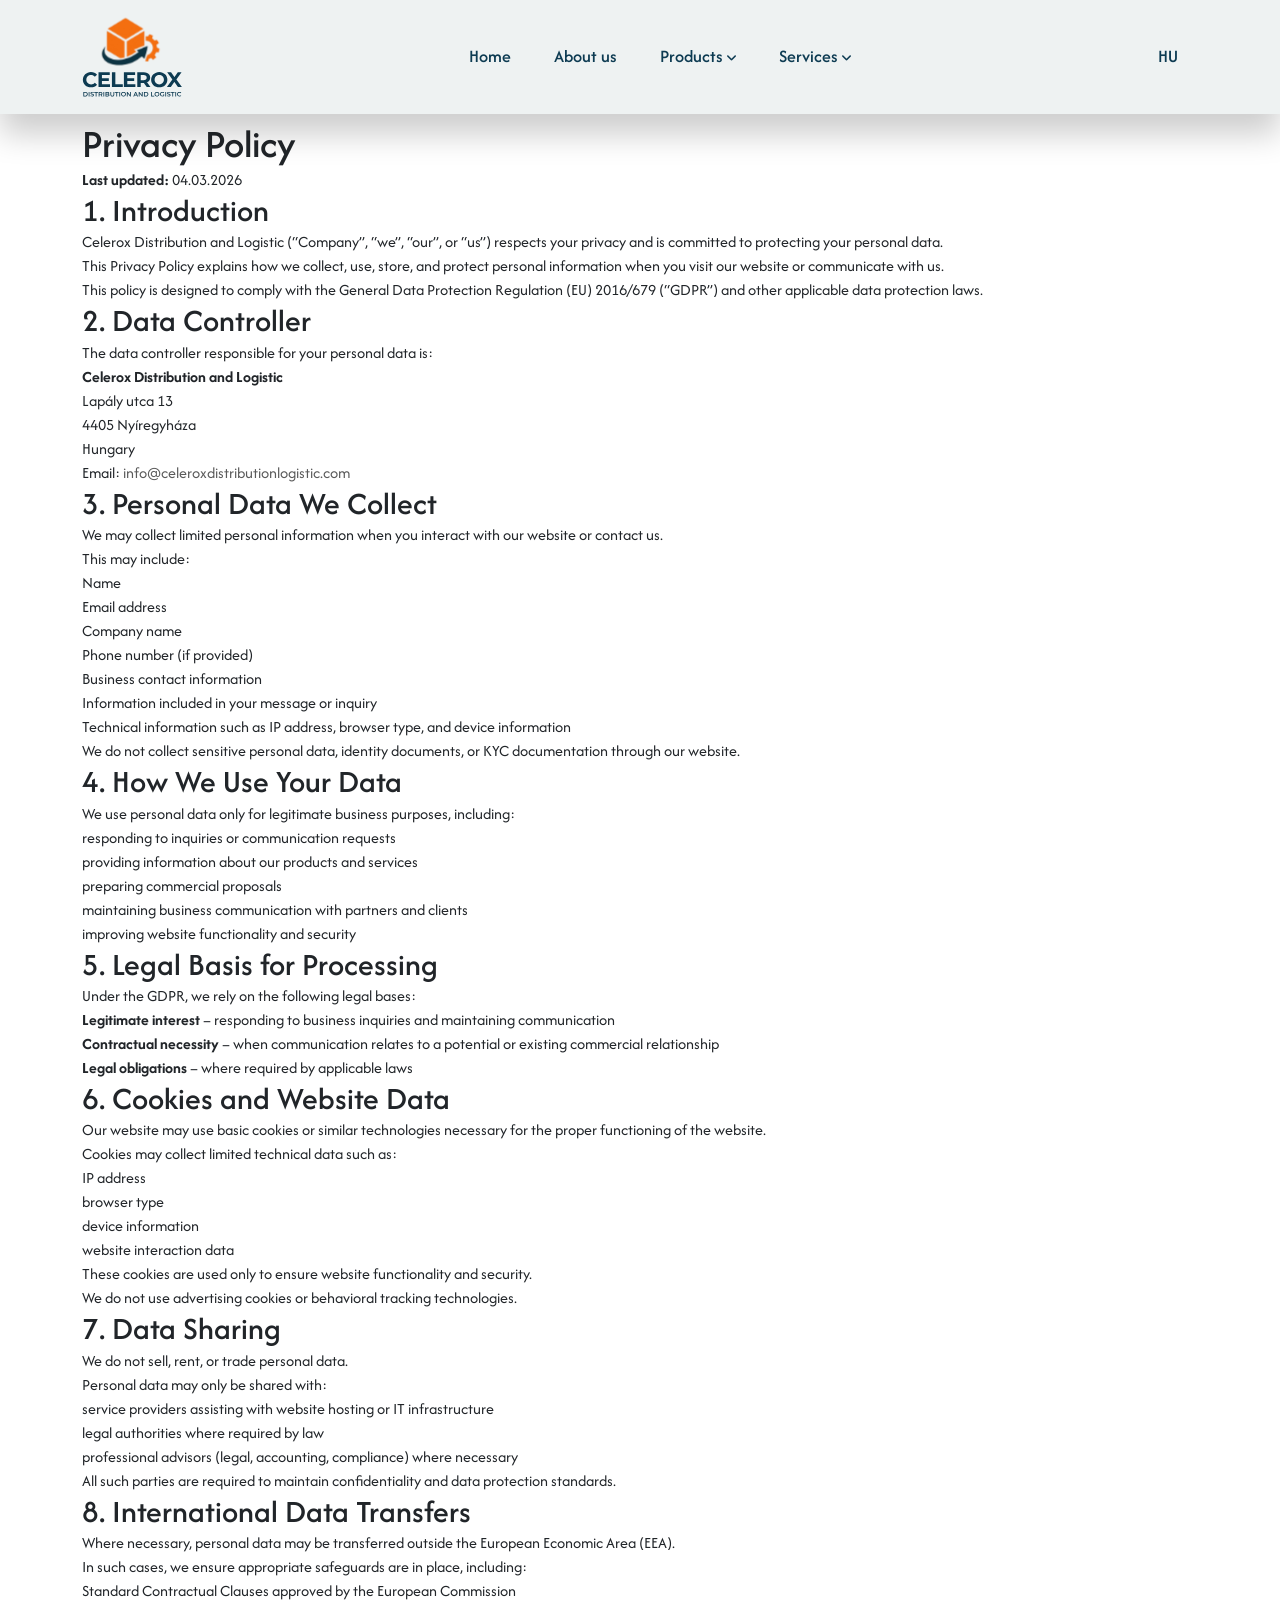
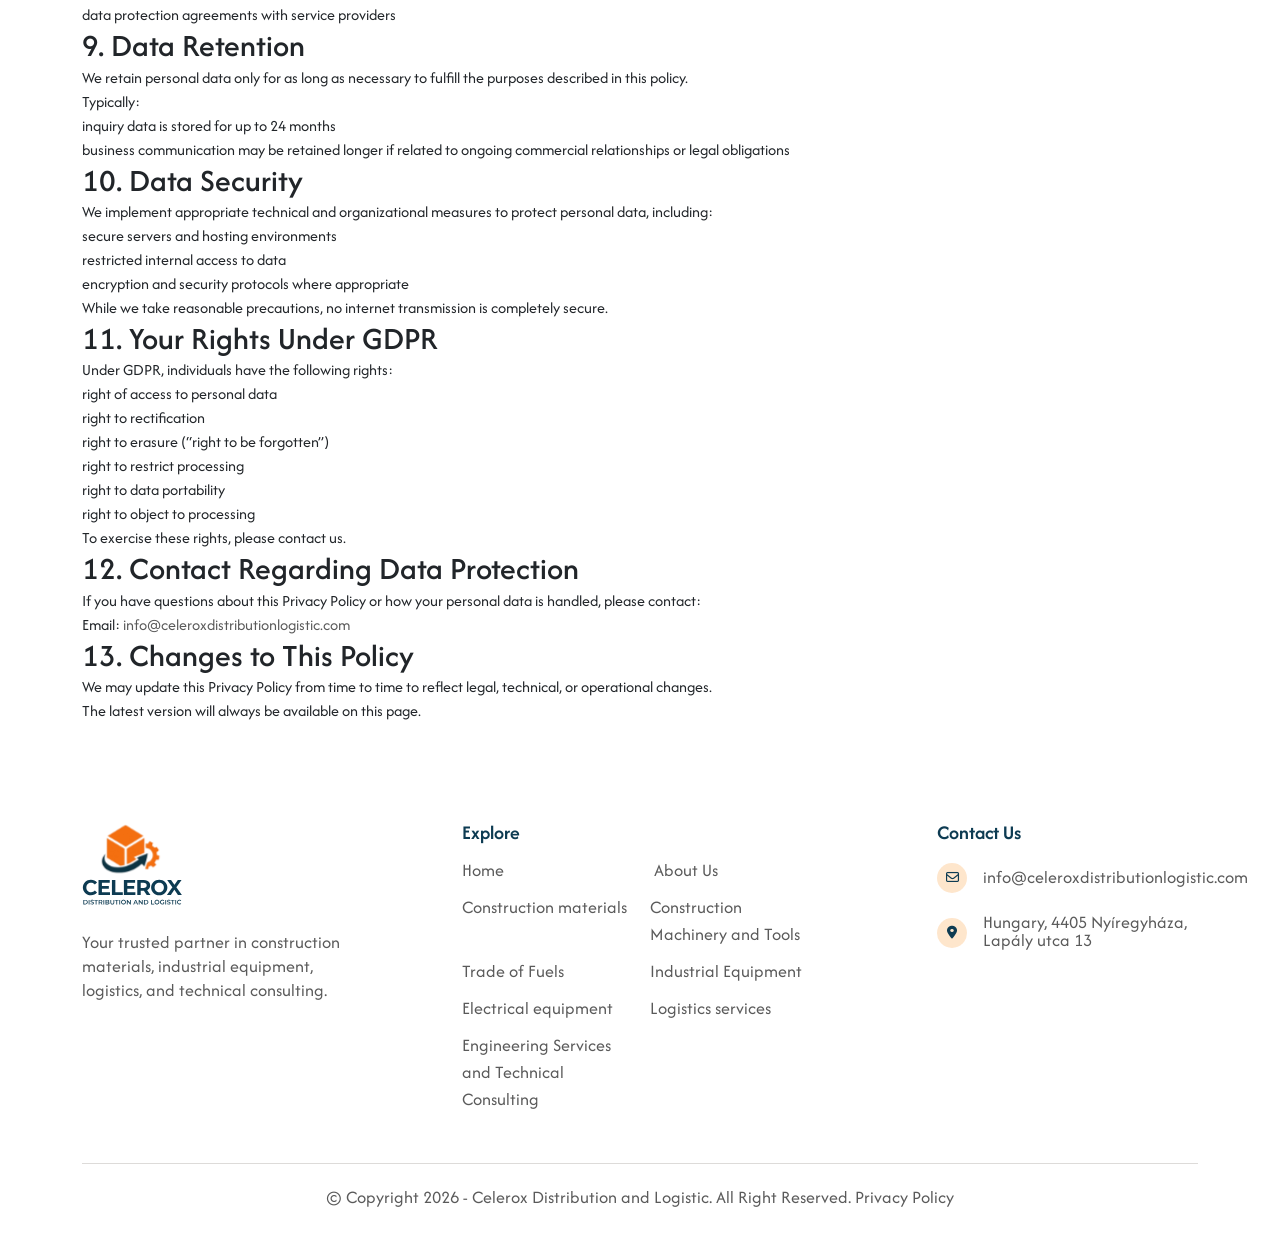
<file: privacy-policy.html>
<!DOCTYPE html>
<html lang="en">
<head>
     <meta charset="UTF-8">
     <meta name="viewport" content="width=device-width, initial-scale=1.0">
     <title>Privacy Policy | Celerox Distribution Logistic</title>

     <!--=====FAB ICON=======-->
     <link rel="shortcut icon" href="assets/img/custom/fav.png" type="image/x-icon">
    <!--===== CSS LINK =======-->
    <link rel="stylesheet" href="assets/css/plugins/bootstrap.min.css">
    <link rel="stylesheet" href="assets/css/plugins/aos.css">
    <link rel="stylesheet" href="assets/css/plugins/fontawesome.css">
    <link rel="stylesheet" href="assets/css/plugins/magnific-popup.css">
    <link rel="stylesheet" href="assets/css/plugins/mobile.css">
    <link rel="stylesheet" href="assets/css/plugins/owlcarousel.min.css">
    <link rel="stylesheet" href="assets/css/plugins/sidebar.css">
    <link rel="stylesheet" href="assets/css/plugins/slick-slider.css">
    <link rel="stylesheet" href="assets/css/plugins/nice-select.css">
    <link rel="stylesheet" href="assets/css/main.css">

    <!--=====  JS SCRIPT LINK =======-->
    <script src="assets/js/plugins/jquery-3-6-0.min.js"></script>
    <script src="assets/js/plugins/waypoints.js"></script>
</head>
<body class="homepage3-body">

<!--===== PROGRESS STARTS=======-->
  <div class="paginacontainer d-none">
     <div class="progress-wrap">
       <svg class="progress-circle svg-content" width="100%" height="100%" viewBox="-1 -1 102 102">
         <path d="M50,1 a49,49 0 0,1 0,98 a49,49 0 0,1 0,-98"/>
       </svg>
     </div>
   </div>
 <!--===== PROGRESS ENDS=======-->

   <!--=====HEADER START=======-->
   <header>
    <div class="header-area homepage3 header header-sticky d-none d-lg-block sticky" id="header">
      <div class="container">
        <div class="row">
          <div class="col-lg-12">
            <div class="header-elements">
              <div class="site-logo">
                <a href="index.html"><img src="assets/img/logo/celerox.svg" alt="" width="100"></a>
              </div>
              <div class="main-menu">
                <ul>
                  <li><a href="#home">Home</a></li>
                  <li><a href="#about-us">About us</a></li>
                  <li><a role="button">Products <i class="fa-solid fa-angle-down"></i></a>
                    <ul class="dropdown-padding">
                      <li><a href="#construction">Construction materials</a></li>
                      <li><a href="#construction-machinery">Construction Machinery and Tools</a></li>
                      <li><a href="#fuels">Trade of Fuels</a></li>
                      <li><a href="#industrial">Industrial Equipment</a></li>
                      <li><a href="#household" class="d-none">Household Goods</a></li>
                      <li><a href="#electrical-equipment">Electrical equipment</a></li>
                    </ul>
                  </li>
                  <li><a role="button">Services <i class="fa-solid fa-angle-down"></i></a>
                    <ul class="dropdown-padding">
                      <li><a href="#logistics">Logistics services</a></li>
                      <li><a href="#engineering">Engineering Services and Technical Consulting</a></li>
                    </ul>
                  </li>
                </ul>
              </div>
              <div>
                <a href="/hu/privacy-policy.html" class="header-lang">HU</a>
              </div>
            </div>
          </div>
        </div>
      </div>
    </div>
  </header>
  <!--=====HEADER END =======-->

  <!--===== MOBILE HEADER STARTS =======-->
 <div class="mobile-header mobile-haeder3 d-block d-lg-none">
  <div class="container-fluid">
    <div class="col-12">
      <div class="mobile-header-elements">
        <div class="mobile-logo">
          <a href="index.html"><img src="assets/img/logo/celerox.svg" width="80" alt=""></a>
        </div>
        <div class="mobile-nav-icon dots-menu">
          <i class="fa-solid fa-bars-staggered"></i>
        </div>
        <div>
                <a href="hungarian.html" class="header-lang">HU</a>
              </div>
      </div>
    </div>
  </div>
</div>

<div class="mobile-sidebar mobile-sidebar3">
  <div class="logosicon-area">
    <div class="menu-close">
      <i class="fa-solid fa-xmark"></i>
    </div>
   </div>
  <div class="mobile-nav mobile-nav1">
    <ul class="mobile-nav-list nav-list1">
      <li><a href="#home">Home</a></li>
      <li><a href="#about-us">About us</a></li>
      <li><a role="button">Products</a>
        <ul class="sub-menu">
          <li><a href="#construction">Construction materials</a></li>
          <li><a href="#construction-machinery">Construction Machinery and Tools</a></li>
          <li><a href="#fuels">Trade of Fuels</a></li>
          <li><a href="#industrial">Industrial Equipment</a></li>
          <li><a href="#household" class="d-none">Household Goods</a></li>
          <li><a href="#electrical-equipment">Electrical equipment</a></li>
        </ul>
      </li>
      <li><a ole="button">Services</a>
        <ul class="sub-menu">
          <li><a href="#logistics">Logistics services</a></li>
          <li><a href="#engineering">Engineering Services and Technical Consulting</a></li>
        </ul>
      </li>
    </ul>

    <div class="allmobilesection">
      <div class="single-footer">
        <h3>Contact Info</h3>
        <div class="footer1-contact-info">
          <div class="contact-info-single">
            <div class="contact-info-icon">
              <i class="fa-solid fa-envelope"></i>
            </div>
            <div class="contact-info-text">
              <a href="mailto:info@celeroxdistributionlogistic.com">info@celeroxdistributionlogistic.com</a>
            </div>
          </div>

          <div class="single-footer">
            <h3>Our Location</h3>

            <div class="contact-info-single">
              <div class="contact-info-icon">
                <i class="fa-solid fa-location-dot"></i>
              </div>
              <div class="contact-info-text">
                <a>Hungary, 4405 Nyíregyháza, <br> Lapály utca 13</a>
              </div>
            </div>

          </div>
        </div>
      </div>
     </div>
  </div>
</div>
<!--===== MOBILE HEADER STARTS =======-->

<div class="container --privacy">
    <h1>Privacy Policy</h1>
    <p><strong>Last updated:</strong> 04.03.2026</p>

    <section>
    <h2>1. Introduction</h2>
    <p>
    Celerox Distribution and Logistic (“Company”, “we”, “our”, or “us”) respects your privacy and is committed to protecting your personal data.
    </p>
    <p>
    This Privacy Policy explains how we collect, use, store, and protect personal information when you visit our website or communicate with us.
    </p>
    <p>
    This policy is designed to comply with the General Data Protection Regulation (EU) 2016/679 (“GDPR”) and other applicable data protection laws.
    </p>
    </section>

    <section>
    <h2>2. Data Controller</h2>
    <p>The data controller responsible for your personal data is:</p>

    <p>
    <strong>Celerox Distribution and Logistic</strong><br>
    Lapály utca 13<br>
    4405 Nyíregyháza<br>
    Hungary
    </p>

    <p>Email: <a href="mailto:info@celeroxdistributionlogistic.com">info@celeroxdistributionlogistic.com</a></p>
    </section>

    <section>
    <h2>3. Personal Data We Collect</h2>
    <p>
    We may collect limited personal information when you interact with our website or contact us.
    </p>

    <p>This may include:</p>

    <ul>
    <li>Name</li>
    <li>Email address</li>
    <li>Company name</li>
    <li>Phone number (if provided)</li>
    <li>Business contact information</li>
    <li>Information included in your message or inquiry</li>
    <li>Technical information such as IP address, browser type, and device information</li>
    </ul>

    <p>
    We do not collect sensitive personal data, identity documents, or KYC documentation through our website.
    </p>
    </section>

    <section>
    <h2>4. How We Use Your Data</h2>

    <p>We use personal data only for legitimate business purposes, including:</p>

    <ul>
    <li>responding to inquiries or communication requests</li>
    <li>providing information about our products and services</li>
    <li>preparing commercial proposals</li>
    <li>maintaining business communication with partners and clients</li>
    <li>improving website functionality and security</li>
    </ul>

    </section>

    <section>
    <h2>5. Legal Basis for Processing</h2>

    <p>Under the GDPR, we rely on the following legal bases:</p>

    <ul>
    <li><strong>Legitimate interest</strong> – responding to business inquiries and maintaining communication</li>
    <li><strong>Contractual necessity</strong> – when communication relates to a potential or existing commercial relationship</li>
    <li><strong>Legal obligations</strong> – where required by applicable laws</li>
    </ul>

    </section>

    <section>
    <h2>6. Cookies and Website Data</h2>

    <p>
    Our website may use basic cookies or similar technologies necessary for the proper functioning of the website.
    </p>

    <p>Cookies may collect limited technical data such as:</p>

    <ul>
    <li>IP address</li>
    <li>browser type</li>
    <li>device information</li>
    <li>website interaction data</li>
    </ul>

    <p>
    These cookies are used only to ensure website functionality and security.
    </p>

    <p>
    We do not use advertising cookies or behavioral tracking technologies.
    </p>

    </section>

    <section>
    <h2>7. Data Sharing</h2>

    <p>We do not sell, rent, or trade personal data.</p>

    <p>Personal data may only be shared with:</p>

    <ul>
    <li>service providers assisting with website hosting or IT infrastructure</li>
    <li>legal authorities where required by law</li>
    <li>professional advisors (legal, accounting, compliance) where necessary</li>
    </ul>

    <p>
    All such parties are required to maintain confidentiality and data protection standards.
    </p>

    </section>

    <section>
    <h2>8. International Data Transfers</h2>

    <p>
    Where necessary, personal data may be transferred outside the European Economic Area (EEA).
    </p>

    <p>In such cases, we ensure appropriate safeguards are in place, including:</p>

    <ul>
    <li>Standard Contractual Clauses approved by the European Commission</li>
    <li>data protection agreements with service providers</li>
    </ul>

    </section>

    <section>
    <h2>9. Data Retention</h2>

    <p>
    We retain personal data only for as long as necessary to fulfill the purposes described in this policy.
    </p>

    <p>Typically:</p>

    <ul>
    <li>inquiry data is stored for up to 24 months</li>
    <li>business communication may be retained longer if related to ongoing commercial relationships or legal obligations</li>
    </ul>

    </section>

    <section>
    <h2>10. Data Security</h2>

    <p>
    We implement appropriate technical and organizational measures to protect personal data, including:
    </p>

    <ul>
    <li>secure servers and hosting environments</li>
    <li>restricted internal access to data</li>
    <li>encryption and security protocols where appropriate</li>
    </ul>

    <p>
    While we take reasonable precautions, no internet transmission is completely secure.
    </p>

    </section>

    <section>
    <h2>11. Your Rights Under GDPR</h2>

    <p>Under GDPR, individuals have the following rights:</p>

    <ul>
    <li>right of access to personal data</li>
    <li>right to rectification</li>
    <li>right to erasure (“right to be forgotten”)</li>
    <li>right to restrict processing</li>
    <li>right to data portability</li>
    <li>right to object to processing</li>
    </ul>

    <p>
    To exercise these rights, please contact us.
    </p>

    </section>

    <section>
    <h2>12. Contact Regarding Data Protection</h2>

    <p>
    If you have questions about this Privacy Policy or how your personal data is handled, please contact:
    </p>

    <p>
    Email: <a href="mailto:info@celeroxdistributionlogistic.com">info@celeroxdistributionlogistic.com</a>
    </p>

    </section>

    <section>
    <h2>13. Changes to This Policy</h2>

    <p>
    We may update this Privacy Policy from time to time to reflect legal, technical, or operational changes.
    </p>

    <p>
    The latest version will always be available on this page.
    </p>
</section>
</div>

<!--===== FOOTER AREA STARTS =======-->
<div class="footer3-section-area">
  <div class="container">
    <div class="row">
      <div class="col-lg-3 col-md-6">
        <div class="logo-content">
          <img src="assets/img/logo/celerox.svg" alt="" width="100">
          <p>Your trusted partner in construction materials, industrial equipment, logistics, and technical consulting.</p>
        </div>
        <div class="space30 d-lg-none d-block"></div>
      </div>
      <div class="col-lg-1 d-lg-block d-none"></div>
      <div class="col-lg-4 col-md-6">
        <div class="footer-list">
          <h4>Explore</h4>
          <ul class="footer-flex">
            <li><a href="#home">Home </a></li>
            <li><a href="#about-us"> About Us  </a></li>
            <li><a href="#construction">Construction materials</a></li>
            <li><a href="#construction-machinery">Construction Machinery and Tools</a></li>
            <li><a href="#fuels">Trade of Fuels</a></li>
            <li><a href="#industrial">Industrial Equipment</a></li>
            <li><a href="#electrical-equipment">Electrical equipment</a></li>
            <li><a href="#logistics">Logistics services</a></li>
            <li><a href="#engineering">Engineering Services and Technical Consulting</a></li>
          </ul>
        </div>
      </div>
      <div class="col-lg-1 d-lg-block d-none"></div>
      <div class="col-lg-3 col-md-6">
        <div class="head">
          <h4>Contact Us </h4>
        </div>
        <div class="location-area">
          <div class="img1">
            <a href="#"><i class="fa-regular fa-envelope"></i></a>
          </div>
          <div class="text">
            <a href="mailto:info@celeroxdistributionlogistic.com">info@celeroxdistributionlogistic.com</a>
          </div>
        </div>
        <div class="location-area">
          <div class="img1">
            <a href="#"><i class="fa-solid fa-location-dot"></i></a>
          </div>
          <div class="text">
            <a href="tel:+880123456789">Hungary, 4405 Nyíregyháza, <br class="d-lg-block d-none"> Lapály utca 13</a>
          </div>
        </div>
      </div>
      <div class="space50"></div>
      <div class="col-lg-12 m-auto">
        <div class="copyright text-center">
          <p>© Copyright 2026 - Celerox Distribution and Logistic. All Right Reserved. <a href="/privacy-policy.html">Privacy Policy</a></p>
        </div>
      </div>
    </div>
  </div>
</div>
<!--===== FOOTER AREA ENDS =======-->

<!--===== JS SCRIPT LINK =======-->
<script src="assets/js/plugins/bootstrap.min.js"></script>
<script src="assets/js/plugins/aos.js"></script>
<script src="assets/js/plugins/fontawesome.js"></script>
<script src="assets/js/plugins/magnific-popup.js"></script>
<script src="assets/js/plugins/mobilemenu.js"></script>
<script src="assets/js/plugins/owlcarousel.min.js"></script>
<script src="assets/js/plugins/nice-select.js"></script>
<script src="assets/js/plugins/slick-slider.js"></script>
<script src="assets/js/plugins/circle-progress.js"></script>
<script src="assets/js/plugins/gsap.min.js"></script>
<script src="assets/js/plugins/counter.js"></script>
<script src="assets/js/plugins/Splitetext.js"></script>
<script src="assets/js/plugins/ScrollTrigger.min.js"></script>
<script src="assets/js/main.js"></script>
</body>
</html>
</file>
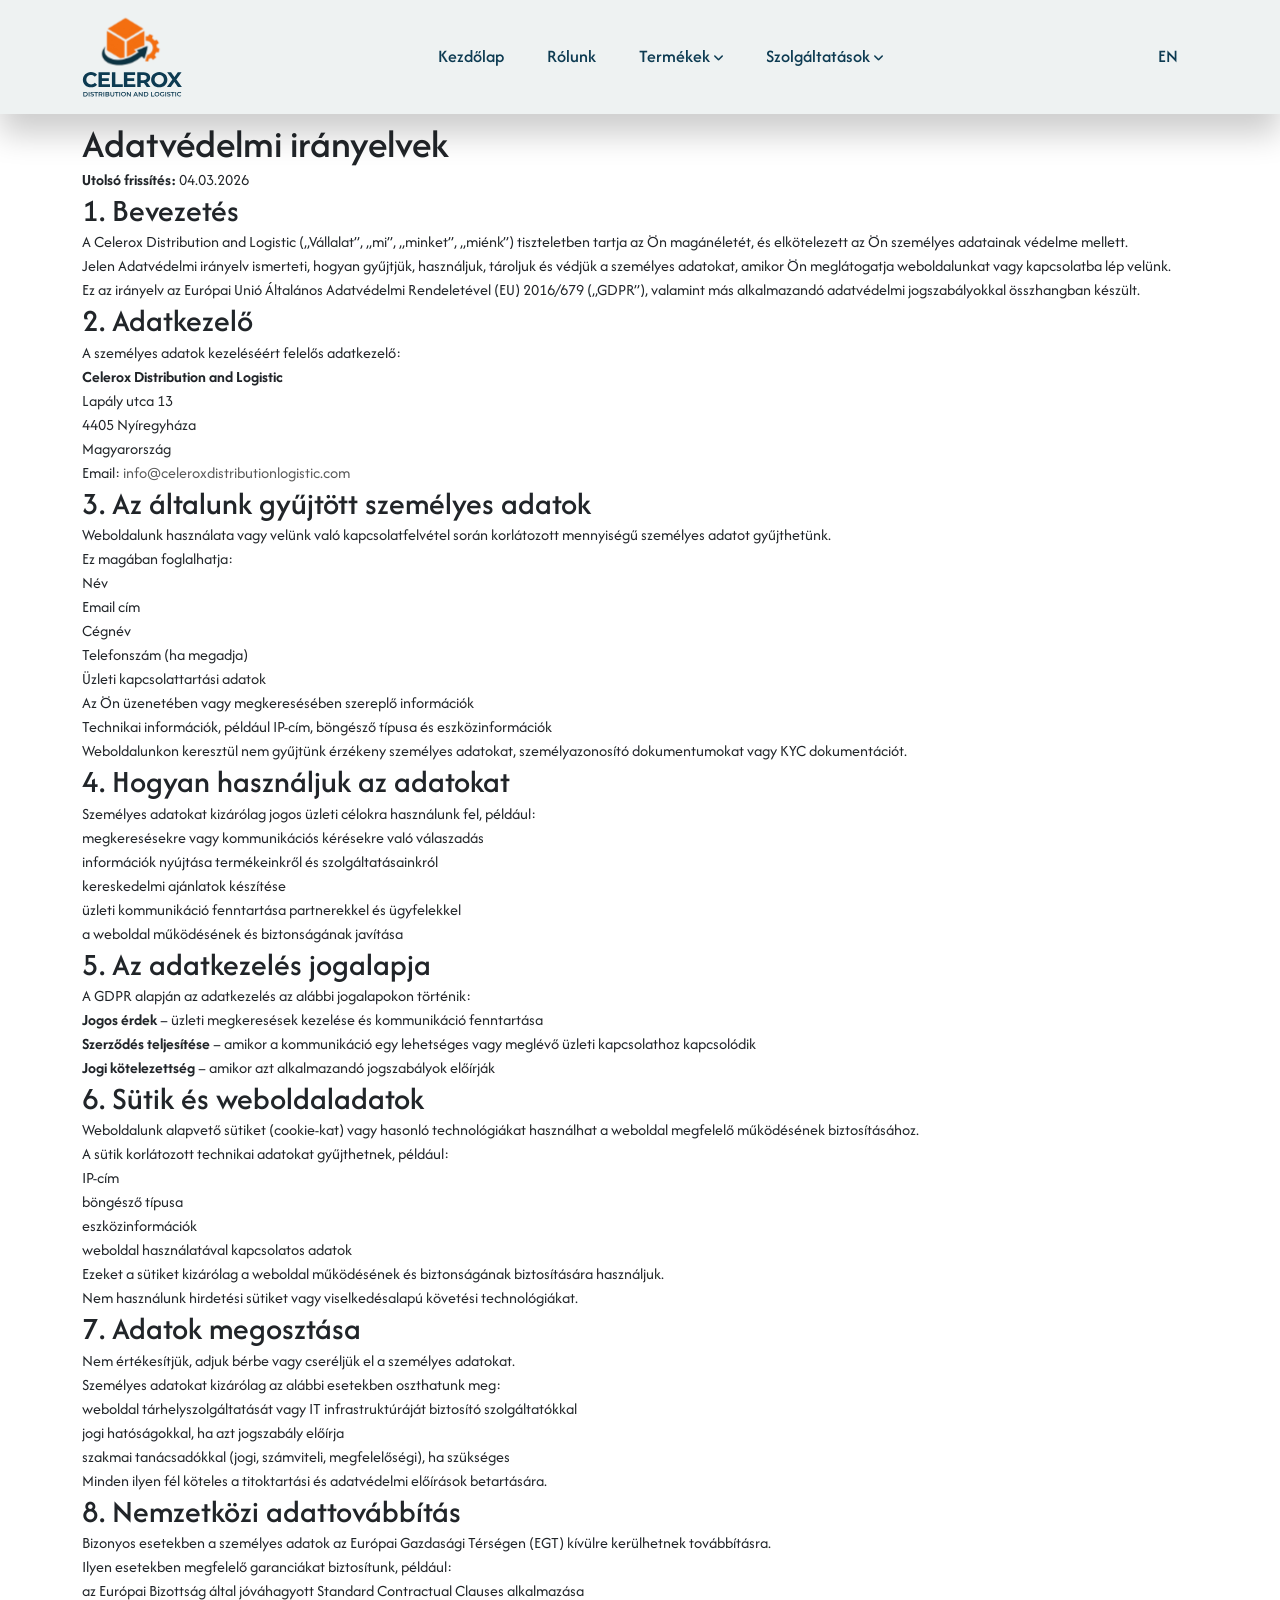
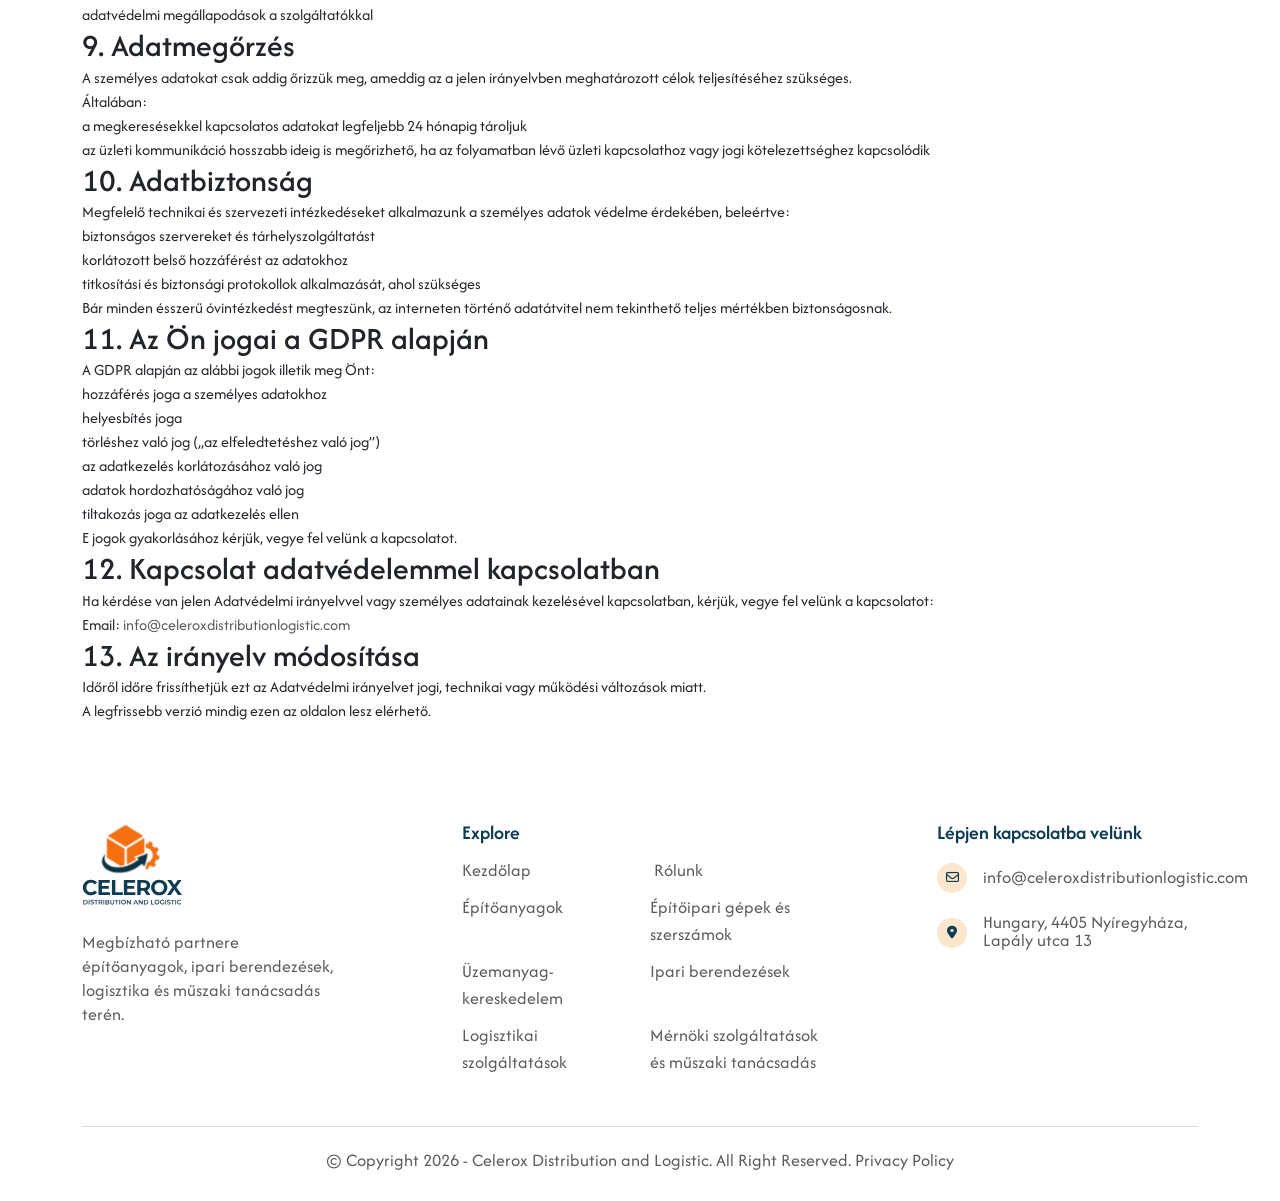
<file: hu/privacy-policy.html>
<!DOCTYPE html>
<html lang="hu">
<head>
     <meta charset="UTF-8">
     <meta name="viewport" content="width=device-width, initial-scale=1.0">
     <title>Megbízható partnere anyagok, berendezések és logisztika terén</title>

     <!--=====FAB ICON=======-->
     <link rel="shortcut icon" href="/assets/img/custom/fav.png" type="image/x-icon">
    <!--===== CSS LINK =======-->
    <link rel="stylesheet" href="/assets/css/plugins/bootstrap.min.css">
    <link rel="stylesheet" href="/assets/css/plugins/aos.css">
    <link rel="stylesheet" href="/assets/css/plugins/fontawesome.css">
    <link rel="stylesheet" href="/assets/css/plugins/magnific-popup.css">
    <link rel="stylesheet" href="/assets/css/plugins/mobile.css">
    <link rel="stylesheet" href="/assets/css/plugins/owlcarousel.min.css">
    <link rel="stylesheet" href="/assets/css/plugins/sidebar.css">
    <link rel="stylesheet" href="/assets/css/plugins/slick-slider.css">
    <link rel="stylesheet" href="/assets/css/plugins/nice-select.css">
    <link rel="stylesheet" href="/assets/css/main.css">

    <!--=====  JS SCRIPT LINK =======-->
    <script src="/assets/js/plugins/jquery-3-6-0.min.js"></script>
    <script src="/assets/js/plugins/waypoints.js"></script>
</head>
<body class="homepage3-body">

<!--===== PROGRESS STARTS=======-->
  <div class="paginacontainer d-none">
     <div class="progress-wrap">
       <svg class="progress-circle svg-content" width="100%" height="100%" viewBox="-1 -1 102 102">
         <path d="M50,1 a49,49 0 0,1 0,98 a49,49 0 0,1 0,-98"/>
       </svg>
     </div>
   </div>
 <!--===== PROGRESS ENDS=======-->

   <!--=====HEADER START=======-->
   <header>
    <div class="header-area homepage3 header header-sticky d-none d-lg-block sticky" id="header">
      <div class="container">
        <div class="row">
          <div class="col-lg-12">
            <div class="header-elements">
              <div class="site-logo">
                <a href="/index.html"><img src="/assets/img/logo/celerox.svg" alt="" width="100"></a>
              </div>
              <div class="main-menu">
                <ul>
                  <li><a href="../hungarian.html#home">Kezdőlap</a></li>
                  <li><a href="../hungarian.html#about-us">Rólunk</a></li>
                  <li><a role="button">Termékek <i class="fa-solid fa-angle-down"></i></a>
                    <ul class="dropdown-padding">
                      <li><a href="../hungarian.html#construction">Építőanyagok</a></li>
                      <li><a href="../hungarian.html#construction-machinery">Építőipari gépek és szerszámok</a></li>
                      <li><a href="../hungarian.html#fuels">Üzemanyag-kereskedelem</a></li>
                      <li><a href="../hungarian.html#industrial">Ipari berendezések</a></li>
                      <li><a href="../hungarian.html#household" class="d-none">Háztartási cikkek</a></li>
                      <li><a href="../hungarian.html#electrical-equipment">Elektromos berendezések</a></li>
                    </ul>
                  </li>
                  <li><a role="button">Szolgáltatások <i class="fa-solid fa-angle-down"></i></a>
                    <ul class="dropdown-padding">
                      <li><a href="../hungarian.html#logistics">Logisztikai szolgáltatások</a></li>
                      <li><a href="../hungarian.html#engineering">Mérnöki szolgáltatások és műszaki tanácsadás</a></li>
                    </ul>
                  </li>
                </ul>
              </div>
              <div>
                <a href="/privacy-policy.html" class="header-lang">EN</a>
              </div>
            </div>
          </div>
        </div>
      </div>
    </div>
  </header>
  <!--=====HEADER END =======-->

  <!--===== MOBILE HEADER STARTS =======-->
 <div class="mobile-header mobile-haeder3 d-block d-lg-none">
  <div class="container-fluid">
    <div class="col-12">
      <div class="mobile-header-elements">
        <div class="mobile-logo">
          <a href="/hungarian.html"><img src="/assets/img/logo/celerox.svg" width="80" alt=""></a>
        </div>
        <div class="mobile-nav-icon dots-menu">
          <i class="fa-solid fa-bars-staggered"></i>
        </div>
        <div>
                <a href="/index.html" class="header-lang">EN</a>
              </div>
      </div>
    </div>
  </div>
</div>

<div class="mobile-sidebar mobile-sidebar3">
  <div class="logosicon-area">
    <div class="menu-close">
      <i class="fa-solid fa-xmark"></i>
    </div>
   </div>
  <div class="mobile-nav mobile-nav1">
    <ul class="mobile-nav-list nav-list1">
      <li><a href="../hungarian.html#home">Kezdőlap</a></li>
      <li><a href="../hungarian.html#about-us">Rólunk</a></li>
      <li><a role="button">Termékek</a>
        <ul class="sub-menu">
          <li><a href="../hungarian.html#construction">Építőanyagok</a></li>
          <li><a href="../hungarian.html#construction-machinery">Építőipari gépek és szerszámok</a></li>
          <li><a href="../hungarian.html#fuels">Üzemanyag-kereskedelem</a></li>
          <li><a href="../hungarian.html#industrial">Ipari berendezések</a></li>
          <li><a href="../hungarian.html#household" class="d-none">Háztartási cikkek</a></li>
          <li><a href="../hungarian.html#electrical-equipment">Elektromos berendezések</a></li>
        </ul>
      </li>
      <li><a role="button">Szolgáltatások</a>
        <ul class="sub-menu">
          <li><a href="../hungarian.html#logistics">Logisztikai szolgáltatások</a></li>
          <li><a href="../hungarian.html#engineering">Mérnöki szolgáltatások és műszaki tanácsadás</a></li>
        </ul>
      </li>
    </ul>

    <div class="allmobilesection">
      <div class="single-footer">
        <h3>Elérhetőségi adatok</h3>
        <div class="footer1-contact-info">

          <div class="contact-info-single">
            <div class="contact-info-icon">
              <i class="fa-solid fa-envelope"></i>
            </div>
            <div class="contact-info-text">
              <a href="mailto:info@celeroxdistributionlogistic.com">info@celeroxdistributionlogistic.com</a>
            </div>
          </div>

          <div class="single-footer">
            <h3>Helyszínünk</h3>

            <div class="contact-info-single">
              <div class="contact-info-icon">
                <i class="fa-solid fa-location-dot"></i>
              </div>
              <div class="contact-info-text">
                <a>Hungary, 4405 Nyíregyháza, <br> Lapály utca 13</a>
              </div>
            </div>

          </div>
        </div>
      </div>
     </div>
  </div>
</div> 
<!--===== MOBILE HEADER STARTS =======-->

<div class="container --privacy">
  <h1>Adatvédelmi irányelvek</h1>
<p><strong>Utolsó frissítés:</strong> 04.03.2026</p>

<section>
<h2>1. Bevezetés</h2>
<p>
A Celerox Distribution and Logistic („Vállalat”, „mi”, „minket”, „miénk”) tiszteletben tartja az Ön magánéletét, és elkötelezett az Ön személyes adatainak védelme mellett.
</p>
<p>
Jelen Adatvédelmi irányelv ismerteti, hogyan gyűjtjük, használjuk, tároljuk és védjük a személyes adatokat, amikor Ön meglátogatja weboldalunkat vagy kapcsolatba lép velünk.
</p>
<p>
Ez az irányelv az Európai Unió Általános Adatvédelmi Rendeletével (EU) 2016/679 („GDPR”), valamint más alkalmazandó adatvédelmi jogszabályokkal összhangban készült.
</p>
</section>

<section>
<h2>2. Adatkezelő</h2>
<p>A személyes adatok kezeléséért felelős adatkezelő:</p>

<p>
<strong>Celerox Distribution and Logistic</strong><br>
Lapály utca 13<br>
4405 Nyíregyháza<br>
Magyarország
</p>

<p>Email: <a href="mailto:info@celeroxdistributionlogistic.com">info@celeroxdistributionlogistic.com</a></p>
</section>

<section>
<h2>3. Az általunk gyűjtött személyes adatok</h2>
<p>
Weboldalunk használata vagy velünk való kapcsolatfelvétel során korlátozott mennyiségű személyes adatot gyűjthetünk.
</p>

<p>Ez magában foglalhatja:</p>

<ul>
<li>Név</li>
<li>Email cím</li>
<li>Cégnév</li>
<li>Telefonszám (ha megadja)</li>
<li>Üzleti kapcsolattartási adatok</li>
<li>Az Ön üzenetében vagy megkeresésében szereplő információk</li>
<li>Technikai információk, például IP-cím, böngésző típusa és eszközinformációk</li>
</ul>

<p>
Weboldalunkon keresztül nem gyűjtünk érzékeny személyes adatokat, személyazonosító dokumentumokat vagy KYC dokumentációt.
</p>
</section>

<section>
<h2>4. Hogyan használjuk az adatokat</h2>

<p>Személyes adatokat kizárólag jogos üzleti célokra használunk fel, például:</p>

<ul>
<li>megkeresésekre vagy kommunikációs kérésekre való válaszadás</li>
<li>információk nyújtása termékeinkről és szolgáltatásainkról</li>
<li>kereskedelmi ajánlatok készítése</li>
<li>üzleti kommunikáció fenntartása partnerekkel és ügyfelekkel</li>
<li>a weboldal működésének és biztonságának javítása</li>
</ul>

</section>

<section>
<h2>5. Az adatkezelés jogalapja</h2>

<p>A GDPR alapján az adatkezelés az alábbi jogalapokon történik:</p>

<ul>
<li><strong>Jogos érdek</strong> – üzleti megkeresések kezelése és kommunikáció fenntartása</li>
<li><strong>Szerződés teljesítése</strong> – amikor a kommunikáció egy lehetséges vagy meglévő üzleti kapcsolathoz kapcsolódik</li>
<li><strong>Jogi kötelezettség</strong> – amikor azt alkalmazandó jogszabályok előírják</li>
</ul>

</section>

<section>
<h2>6. Sütik és weboldaladatok</h2>

<p>
Weboldalunk alapvető sütiket (cookie-kat) vagy hasonló technológiákat használhat a weboldal megfelelő működésének biztosításához.
</p>

<p>A sütik korlátozott technikai adatokat gyűjthetnek, például:</p>

<ul>
<li>IP-cím</li>
<li>böngésző típusa</li>
<li>eszközinformációk</li>
<li>weboldal használatával kapcsolatos adatok</li>
</ul>

<p>
Ezeket a sütiket kizárólag a weboldal működésének és biztonságának biztosítására használjuk.
</p>

<p>
Nem használunk hirdetési sütiket vagy viselkedésalapú követési technológiákat.
</p>

</section>

<section>
<h2>7. Adatok megosztása</h2>

<p>Nem értékesítjük, adjuk bérbe vagy cseréljük el a személyes adatokat.</p>

<p>Személyes adatokat kizárólag az alábbi esetekben oszthatunk meg:</p>

<ul>
<li>weboldal tárhelyszolgáltatását vagy IT infrastruktúráját biztosító szolgáltatókkal</li>
<li>jogi hatóságokkal, ha azt jogszabály előírja</li>
<li>szakmai tanácsadókkal (jogi, számviteli, megfelelőségi), ha szükséges</li>
</ul>

<p>
Minden ilyen fél köteles a titoktartási és adatvédelmi előírások betartására.
</p>

</section>

<section>
<h2>8. Nemzetközi adattovábbítás</h2>

<p>
Bizonyos esetekben a személyes adatok az Európai Gazdasági Térségen (EGT) kívülre kerülhetnek továbbításra.
</p>

<p>Ilyen esetekben megfelelő garanciákat biztosítunk, például:</p>

<ul>
<li>az Európai Bizottság által jóváhagyott Standard Contractual Clauses alkalmazása</li>
<li>adatvédelmi megállapodások a szolgáltatókkal</li>
</ul>

</section>

<section>
<h2>9. Adatmegőrzés</h2>

<p>
A személyes adatokat csak addig őrizzük meg, ameddig az a jelen irányelvben meghatározott célok teljesítéséhez szükséges.
</p>

<p>Általában:</p>

<ul>
<li>a megkeresésekkel kapcsolatos adatokat legfeljebb 24 hónapig tároljuk</li>
<li>az üzleti kommunikáció hosszabb ideig is megőrizhető, ha az folyamatban lévő üzleti kapcsolathoz vagy jogi kötelezettséghez kapcsolódik</li>
</ul>

</section>

<section>
<h2>10. Adatbiztonság</h2>

<p>
Megfelelő technikai és szervezeti intézkedéseket alkalmazunk a személyes adatok védelme érdekében, beleértve:
</p>

<ul>
<li>biztonságos szervereket és tárhelyszolgáltatást</li>
<li>korlátozott belső hozzáférést az adatokhoz</li>
<li>titkosítási és biztonsági protokollok alkalmazását, ahol szükséges</li>
</ul>

<p>
Bár minden ésszerű óvintézkedést megteszünk, az interneten történő adatátvitel nem tekinthető teljes mértékben biztonságosnak.
</p>

</section>

<section>
<h2>11. Az Ön jogai a GDPR alapján</h2>

<p>A GDPR alapján az alábbi jogok illetik meg Önt:</p>

<ul>
<li>hozzáférés joga a személyes adatokhoz</li>
<li>helyesbítés joga</li>
<li>törléshez való jog („az elfeledtetéshez való jog”)</li>
<li>az adatkezelés korlátozásához való jog</li>
<li>adatok hordozhatóságához való jog</li>
<li>tiltakozás joga az adatkezelés ellen</li>
</ul>

<p>
E jogok gyakorlásához kérjük, vegye fel velünk a kapcsolatot.
</p>

</section>

<section>
<h2>12. Kapcsolat adatvédelemmel kapcsolatban</h2>

<p>
Ha kérdése van jelen Adatvédelmi irányelvvel vagy személyes adatainak kezelésével kapcsolatban, kérjük, vegye fel velünk a kapcsolatot:
</p>

<p>
Email: <a href="mailto:info@celeroxdistributionlogistic.com">info@celeroxdistributionlogistic.com</a>
</p>

</section>

<section>
<h2>13. Az irányelv módosítása</h2>

<p>
Időről időre frissíthetjük ezt az Adatvédelmi irányelvet jogi, technikai vagy működési változások miatt.
</p>

<p>
A legfrissebb verzió mindig ezen az oldalon lesz elérhető.
</p>

</section>
</div>

<!--===== FOOTER AREA STARTS =======-->
<div class="footer3-section-area">
  <div class="container">
    <div class="row">
      <div class="col-lg-3 col-md-6">
        <div class="logo-content">
          <img src="/assets/img/logo/celerox.svg" alt="" width="100">
          <p>Megbízható partnere építőanyagok, ipari berendezések, logisztika és műszaki tanácsadás terén.</p>
        </div>
        <div class="space30 d-lg-none d-block"></div>
      </div>
      <div class="col-lg-1 d-lg-block d-none"></div>
      <div class="col-lg-4 col-md-6">
        <div class="footer-list">
          <h4>Explore</h4>
          <ul class="footer-flex">
            <li><a href="#home">Kezdőlap</a></li>
            <li><a href="#about-us"> Rólunk  </a></li>
            <li><a href="#construction">Építőanyagok</a></li>
            <li><a href="#construction-machinery">Építőipari gépek és szerszámok</a></li>
            <li><a href="#fuels">Üzemanyag-kereskedelem</a></li>
            <li><a href="#industrial">Ipari berendezések</a></li>
            <li><a href="#logistics">Logisztikai szolgáltatások</a></li>
            <li><a href="#engineering">Mérnöki szolgáltatások és műszaki tanácsadás</a></li>
          </ul>
        </div>
      </div>
      <div class="col-lg-1 d-lg-block d-none"></div>
      <div class="col-lg-3 col-md-6">
        <div class="head">
          <h4>Lépjen kapcsolatba velünk </h4>
        </div>
        <div class="location-area">
          <div class="img1">
            <a href="#"><i class="fa-regular fa-envelope"></i></a>
          </div>
          <div class="text">
            <a href="mailto:info@celeroxdistributionlogistic.com">info@celeroxdistributionlogistic.com</a>
          </div>
        </div>
        <div class="location-area">
          <div class="img1">
            <a href="#"><i class="fa-solid fa-location-dot"></i></a>
          </div>
          <div class="text">
            <a href="tel:+880123456789">Hungary, 4405 Nyíregyháza, <br class="d-lg-block d-none"> Lapály utca 13</a>
          </div>
        </div>
      </div>
      <div class="space50"></div>
      <div class="col-lg-12 m-auto">
        <div class="copyright text-center">
          <p>© Copyright 2026 - Celerox Distribution and Logistic. All Right Reserved. <a href="/hu/privacy-policy.html">Privacy Policy</a></p>
        </div>
      </div>
    </div>
  </div>
</div>
<!--===== FOOTER AREA ENDS =======-->

<!--===== JS SCRIPT LINK =======-->
<script src="/assets/js/plugins/bootstrap.min.js"></script>
<script src="/assets/js/plugins/aos.js"></script>
<script src="/assets/js/plugins/fontawesome.js"></script>
<script src="/assets/js/plugins/magnific-popup.js"></script>
<script src="/assets/js/plugins/mobilemenu.js"></script>
<script src="/assets/js/plugins/owlcarousel.min.js"></script>
<script src="/assets/js/plugins/nice-select.js"></script>
<script src="/assets/js/plugins/slick-slider.js"></script>
<script src="/assets/js/plugins/circle-progress.js"></script>
<script src="/assets/js/plugins/gsap.min.js"></script>
<script src="/assets/js/plugins/counter.js"></script>
<script src="/assets/js/plugins/Splitetext.js"></script>
<script src="/assets/js/plugins/ScrollTrigger.min.js"></script>
<script src="/assets/js/main.js"></script>
</body>
</html>
</file>
<file: assets/css/plugins/mobile.css>
/*

Plugin Name: Multi Drop Down Mobile menu
version: 1.0
Author: Abdul Rabby
Desc: 



*/




/*Base css*/

*{
    margin: 0;
    padding: 0;
}
body{
    font-size: 16px;
    font-family: "Afacad", sans-serif;
}

a, a:hover{
    outline: none;
    text-decoration: none;
}

ul, li{
    list-style: none;
}




/*Menu Css*/

.mobile-logo a{
    font-size: 20px;
    font-weight: 500;
    color: #161616;
    text-decoration: none;
}


.mobile-header {
    position: absolute;
    top: 0;
    left: 0;
    width: 100%;
    padding: 8px 0;
    z-index: 9;
    
}

.mobile-header-elements {
    display: flex;
    align-items: center;
    justify-content: space-between;
}

.mobile-nav-icon {
    font-size: 23px;
    border: 1px solid;
    width: 40px;
    height: 40px;
    display: flex;
    align-items: center;
    justify-content: center;
    border-radius: 4px;
    color: #161616;
    margin-left: auto;
}



.mobile-sidebar {
    position: fixed;
    height: 100%;
    width: 100%;
    background:#F6F6EC;
    z-index: 99;
    padding: 40px 30px;
    left: -100%;
    top: 0;
    visibility: hidden;
    opacity: 0;
    transition: all .3s;
    
    
}

.mobile-sidebar .contact-icon{
    background: #161616;
}


.mobile-sidebar.mobile-menu-active{
    left: 0;
    visibility: visible;
    opacity: 1;
    transition: all .3s;
    overflow-y:scroll ;
}

.menu-close {
    position: absolute;
    right: 20px;
    top: 20px;
    font-size: 25px;
    color: #161616;
    cursor: pointer;
}

.mobile-nav li a {
    font-size: 18px;
    line-height: 24px;
    color: #161616;
    padding: 10px 0;
    display: block;
    font-family: "Afacad", sans-serif;
    font-weight: 500 !important;
}


ul.mobile-nav-list {
    margin-top: 30px;
}


li.has-children {
    position: relative;
    z-index: 2;
}

span.mobile-nav-menu-icon {
    position: absolute;
    right: 0;
    top: 0;
    height: 50px;
    width: 50px;
    text-align: center;
    line-height: 50px;
    color: #161616;
}

ul.mobile-menu-sub {
    display: none;
    position: relative;
    left: 0;
    padding-left: 10px;
    transition: all .3s;
}

ul.mobile-menu-sub.sub-menu-active{
    display: block;
    position: relative;
    transition: all .3s;
}



.mobile-nav li {
    position: relative;
    z-index: 2;
}

span.submenu-button {
    position: absolute;
    width: 100%;
    height: 44px;
    top: 0;
    left: 0;
    z-index: 3;
    transition: all .3s;
}

span.submenu-button:after, span.submenu-button:before {
    position: absolute;
    content: "";
    height: 20px;
    width: 2px;
    background: #161616;
    top: 12px;
    right: 9px;
    transition: all .3s;
}

span.submenu-button:before {
    height: 2px;
    width: 20px;
    right: 0px;
    top: 22px;
}

span.submenu-button.submenu-opened:after {
    visibility: hidden;
    opacity: 0;
}

.sub-menu{
    display: none;
    padding-left: 15px;
}


span.multi-drop-icon {
    position: absolute;
    right: 10px;
    width: 20px;
    height: 100%;
    top: 0;
    text-align: center;
    display: flex;
    align-items: center;
    justify-content: flex-end;
}


ul.mobile-nav-list {
    max-height: 500px;
    overflow-y: scroll;
}
</file>
<file: assets/css/plugins/nice-select.css>
.nice-select {
    -webkit-tap-highlight-color: transparent;
    background-color: #fff;
    border-radius: 5px;
    border: solid 1px #e8e8e8;
    box-sizing: border-box;
    clear: both;
    cursor: pointer;
    display: block;
    float: left;
    font-family: inherit;
    font-size: 14px;
    font-weight: normal;
    height: 42px;
    line-height: 40px;
    outline: none;
    padding-left: 18px;
    padding-right: 30px;
    position: relative;
    text-align: left !important;
    -webkit-transition: all 0.2s ease-in-out;
    transition: all 0.2s ease-in-out;
    -webkit-user-select: none;
       -moz-user-select: none;
        -ms-user-select: none;
            user-select: none;
    white-space: nowrap;
    width: auto; }
    .nice-select:hover {
      border-color: #dbdbdb; }
    .nice-select:active, .nice-select.open, .nice-select:focus {
      border-color: #999; }
    .nice-select:after {
      border-bottom: 2px solid #999;
      border-right: 2px solid #999;
      content: '';
      display: block;
      height: 5px;
      margin-top: -4px;
      pointer-events: none;
      position: absolute;
      right: 12px;
      top: 50%;
      -webkit-transform-origin: 66% 66%;
          -ms-transform-origin: 66% 66%;
              transform-origin: 66% 66%;
      -webkit-transform: rotate(45deg);
          -ms-transform: rotate(45deg);
              transform: rotate(45deg);
      -webkit-transition: all 0.15s ease-in-out;
      transition: all 0.15s ease-in-out;
      width: 5px; }
    .nice-select.open:after {
      -webkit-transform: rotate(-135deg);
          -ms-transform: rotate(-135deg);
              transform: rotate(-135deg); }
    .nice-select.open .list {
      opacity: 1;
      pointer-events: auto;
      -webkit-transform: scale(1) translateY(0);
          -ms-transform: scale(1) translateY(0);
              transform: scale(1) translateY(0); }
    .nice-select.disabled {
      border-color: #ededed;
      color: #999;
      pointer-events: none; }
      .nice-select.disabled:after {
        border-color: #cccccc; }
    .nice-select.wide {
      width: 100%; }
      .nice-select.wide .list {
        left: 0 !important;
        right: 0 !important; }
    .nice-select.right {
      float: right; }
      .nice-select.right .list {
        left: auto;
        right: 0; }
    .nice-select.small {
      font-size: 12px;
      height: 36px;
      line-height: 34px; }
      .nice-select.small:after {
        height: 4px;
        width: 4px; }
      .nice-select.small .option {
        line-height: 34px;
        min-height: 34px; }
    .nice-select .list {
      background-color: #fff;
      border-radius: 5px;
      box-shadow: 0 0 0 1px rgba(68, 68, 68, 0.11);
      box-sizing: border-box;
      margin-top: 4px;
      opacity: 0;
      overflow: hidden;
      padding: 0;
      pointer-events: none;
      position: absolute;
      top: 100%;
      left: 0;
      -webkit-transform-origin: 50% 0;
          -ms-transform-origin: 50% 0;
              transform-origin: 50% 0;
      -webkit-transform: scale(0.75) translateY(-21px);
          -ms-transform: scale(0.75) translateY(-21px);
              transform: scale(0.75) translateY(-21px);
      -webkit-transition: all 0.2s cubic-bezier(0.5, 0, 0, 1.25), opacity 0.15s ease-out;
      transition: all 0.2s cubic-bezier(0.5, 0, 0, 1.25), opacity 0.15s ease-out;
      z-index: 9; }
      .nice-select .list:hover .option:not(:hover) {
        background-color: transparent !important; }
    .nice-select .option {
      cursor: pointer;
      font-weight: 400;
      line-height: 40px;
      list-style: none;
      min-height: 40px;
      outline: none;
      padding-left: 18px;
      padding-right: 29px;
      text-align: left;
      -webkit-transition: all 0.2s;
      transition: all 0.2s; }
      .nice-select .option:hover, .nice-select .option.focus, .nice-select .option.selected.focus {
        background-color: #f6f6f6; }
      .nice-select .option.selected {
        font-weight: bold; }
      .nice-select .option.disabled {
        background-color: transparent;
        color: #999;
        cursor: default; }
  
  .no-csspointerevents .nice-select .list {
    display: none; }
  
  .no-csspointerevents .nice-select.open .list {
    display: block; }
</file>
<file: assets/css/main.css>
@import url("https://fonts.googleapis.com/css2?family=Afacad:ital,wght@0,400..700;1,400..700&display=swap");
a, a:hover {
  text-decoration: none;
}

ul {
  padding: 0;
  margin: 0;
}
ul li {
  list-style: none;
}

h2, p {
  margin-bottom: 0;
}

h1,
h2,
h3,
h4,
h5,
h6 {
  margin-bottom: 0;
}

input, textarea {
  background: none;
  border: none;
  outline: none;
}

img {
  max-width: 100%;
  max-height: 100%;
}

.space6 {
  height: 6px;
}

.space8 {
  height: 8px;
}

.space10 {
  height: 10px;
}

.space12 {
  height: 12px;
}

.space14 {
  height: 14px;
}

.space16 {
  height: 16px;
}

.space18 {
  height: 18px;
}

.space20 {
  height: 20px;
}

.space22 {
  height: 22px;
}

.space24 {
  height: 24px;
}

.space26 {
  height: 26px;
}

.space28 {
  height: 28px;
}

.space30 {
  height: 30px;
}

.space32 {
  height: 32px;
}

.space34 {
  height: 34px;
}

.space36 {
  height: 36px;
}

.space38 {
  height: 38px;
}

.space40 {
  height: 40px;
}

.space42 {
  height: 42px;
}

.space44 {
  height: 44px;
}

.space46 {
  height: 46px;
}

.space48 {
  height: 48px;
}

.space50 {
  height: 50px;
}

.space52 {
  height: 52px;
}

.space54 {
  height: 54px;
}

.space56 {
  height: 56px;
}

.space58 {
  height: 58px;
}

.space60 {
  height: 60px;
}

.space62 {
  height: 62px;
}

.space64 {
  height: 64px;
}

.space66 {
  height: 66px;
}

.space68 {
  height: 68px;
}

.space70 {
  height: 70px;
}

.space72 {
  height: 72px;
}

.space74 {
  height: 74px;
}

.space76 {
  height: 76px;
}

.space78 {
  height: 78px;
}

.space80 {
  height: 80px;
}

.space82 {
  height: 82px;
}

.space84 {
  height: 84px;
}

.space86 {
  height: 86px;
}

.space {
  height: 88px;
}

.space90 {
  height: 90px;
}

.space92 {
  height: 92px;
}

.space94 {
  height: 94px;
}

.space96 {
  height: 96px;
}

.space98 {
  height: 98px;
}

.space100 {
  height: 100px;
}

@keyframes animation-5 {
  0% {
    transform: scale(1);
  }
  100% {
    transform: scale(1.1);
  }
}
.aniamtion-key-5 {
  position: relative;
  animation-name: animation-5;
  animation-duration: 1.5s;
  animation-iteration-count: infinite;
  animation-direction: alternate;
  transition: all 0.4s ease-in-out;
}

@keyframes animation-7 {
  0% {
    transform: rotate(0);
  }
  100% {
    transform: rotate(-1000deg);
  }
}
.keyframe5 {
  position: relative;
  animation-name: animation-7;
  animation-duration: 90s;
  animation-iteration-count: infinite;
  animation-direction: alternate;
  animation-timing-function: cubic-bezier(0.59, 0.59, 1, 1);
}

@keyframes animation-1 {
  0% {
    transform: translateY(0);
  }
  100% {
    transform: translateY(30px);
  }
}
.aniamtion-key-1 {
  position: relative;
  animation-name: animation-1;
  animation-duration: 3s;
  animation-iteration-count: infinite;
  animation-direction: alternate;
}

@keyframes animation-2 {
  0% {
    transform: translateX(0);
  }
  100% {
    transform: translateX(50px);
  }
}
.aniamtion-key-2 {
  position: relative;
  animation-name: animation-2;
  animation-duration: 2.5s;
  animation-iteration-count: infinite;
  animation-direction: alternate;
}

@keyframes animation-3 {
  0% {
    transform: translateY(0);
  }
  100% {
    transform: translateY(60px);
  }
}
.aniamtion-key-3 {
  position: relative;
  animation-name: animation-3;
  animation-duration: 1.3s;
  animation-iteration-count: infinite;
  animation-direction: alternate;
}

@keyframes animation-4 {
  0% {
    transform: translateY(0);
  }
  100% {
    transform: translateY(40px);
  }
}
.aniamtion-key-4 {
  position: relative;
  animation-name: animation-4;
  animation-duration: 1.6s;
  animation-iteration-count: infinite;
  animation-direction: alternate;
}

@keyframes animation-6 {
  0% {
    transform: translateY(0);
  }
  100% {
    transform: translateY(50px);
  }
}
.aniamtion-key-6 {
  position: relative;
  animation-name: animation-6;
  animation-duration: 1.9s;
  animation-iteration-count: infinite;
  animation-direction: alternate;
}

@keyframes animation-8 {
  0% {
    padding-left: 0px;
  }
  100% {
    padding-left: 50px;
  }
}
.aniamtion-key-7 {
  position: relative;
  animation-name: animation-8;
  animation-duration: 1.3s;
  animation-iteration-count: infinite;
  animation-direction: alternate;
}
@keyframes fade-in-down {
  0% {
    transform: translate3d(0, -50px, 0);
  }
  100% {
    opacity: 1;
    transform: none;
  }
}
@keyframes pulse-border {
  0% {
    transform: translateX(0) translateY(0) translateZ(0) scale(1);
    opacity: 1;
  }
  100% {
    transform: translateX(0) translateY(0) translateZ(0) scale(1.5);
    opacity: 1;
  }
}
.pulse-border {
  position: relative;
  animation-name: pulse-border;
  animation-duration: 1500ms;
  animation-iteration-count: infinite;
  animation-direction: alternate;
}

@keyframes video-btn {
  0% {
    transform: translateX(-50%) translateY(-50%) translateZ(0) scale(1);
    opacity: 1;
  }
  100% {
    transform: translateX(-50%) translateY(-50%) translateZ(0) scale(1.5);
    opacity: 0;
  }
}
.video-btn {
  position: relative;
  animation-name: video-btn;
  animation-duration: 1500ms;
  animation-iteration-count: infinite;
  animation-direction: alternate;
}

@keyframes marquee {
  0% {
    transform: translateX(0);
  }
  100% {
    transform: translatex(-100%);
  }
}
@keyframes marquee-2 {
  0% {
    transform: translateX(-100%);
  }
  100% {
    transform: translatex(0);
  }
}
:root {
  --ztc-text-text-1: #fff;
  --ztc-text-text-2: #1888CD;
  --ztc-text-text-3: #042327;
  --ztc-text-text-4: #50595A;
  --ztc-text-text-5: rgba(4, 35, 39, 0.1);
  --ztc-text-text-6: #5A5A5A;
  --ztc-text-text-7: #01031B;
  --ztc-text-text-8: #F6F8F9;
  --ztc-text-text-9: #F06511;
  --ztc-text-text-10: #0D3B52;
  --ztc-text-text-11: #1D070F;
  --ztc-text-text-12: #5F5F5F;
  --ztc-text-text-13: #D80758;
  --ztc-bg-bg-1: #fff;
  --ztc-bg-bg-2: #1888CD;
  --ztc-bg-bg-3: rgba(12, 15, 0, 0.08);
  --ztc-bg-bg-4: rgba(255, 255, 255, 0.08);
  --ztc-bg-bg-5: rgba(24, 136, 205, 0.1);
  --ztc-bg-bg-6: #EEF2F2;
  --ztc-bg-bg-7: #1623A4;
  --ztc-bg-bg-8: #EFF1FF;
  --ztc-bg-bg-9: #E2E0F2;
  --ztc-bg-bg-10: #D9DCF6;
  --ztc-bg-bg-11: #F06511;
  --ztc-bg-bg-12: rgba(255, 255, 255, 0.1);
  --ztc-bg-bg-13: rgba(250, 129, 0, 0.1);
  --ztc-bg-bg-14: #FEF9F3;
  --ztc-bg-bg-15: #FFF0F6;
  --ztc-bg-bg-16: rgba(216, 7, 88, 0.1);
  --ztc-bg-bg-17: rgba(255, 255, 255, 0.1);
  --ztc-border-border-1: #E5E7EB;
  --ztc-border-border-2: #dfdcdc;
  --ztc-font-size-font-s10: 10px;
  --ztc-font-size-font-s12: 12px;
  --ztc-font-size-font-s14: 14px;
  --ztc-font-size-font-s16: 16px;
  --ztc-font-size-font-s18: 18px;
  --ztc-font-size-font-s20: 20px;
  --ztc-font-size-font-s22: 22px;
  --ztc-font-size-font-s24: 24px;
  --ztc-font-size-font-s26: 26px;
  --ztc-font-size-font-s28: 28px;
  --ztc-font-size-font-s30: 30px;
  --ztc-font-size-font-s32: 32px;
  --ztc-font-size-font-s34: 34px;
  --ztc-font-size-font-s36: 36px;
  --ztc-font-size-font-s38: 38px;
  --ztc-font-size-font-s40: 40px;
  --ztc-font-size-font-s42: 42px;
  --ztc-font-size-font-s44: 44px;
  --ztc-font-size-font-s46: 46px;
  --ztc-font-size-font-s48: 48px;
  --ztc-font-size-font-s50: 50px;
  --ztc-font-size-font-s52: 52px;
  --ztc-font-size-font-s54: 54px;
  --ztc-font-size-font-s56: 56px;
  --ztc-font-size-font-s58: 58px;
  --ztc-font-size-font-s60: 60px;
  --ztc-font-size-font-s62: 62px;
  --ztc-font-size-font-s64: 64px;
  --ztc-font-size-font-s66: 66px;
  --ztc-font-size-font-s68: 68px;
  --ztc-font-size-font-s70: 70px;
  --ztc-font-size-font-s10: 10px;
  --ztc-font-size-font-s12: 12px;
  --ztc-font-size-font-s14: 14px;
  --ztc-font-size-font-s16: 16px;
  --ztc-font-size-font-s18: 18px;
  --ztc-font-size-font-s20: 20px;
  --ztc-font-size-font-s22: 22px;
  --ztc-font-size-font-s24: 24px;
  --ztc-font-size-font-s26: 26px;
  --ztc-font-size-font-s28: 28px;
  --ztc-font-size-font-s30: 30px;
  --ztc-font-size-font-s32: 32px;
  --ztc-font-size-font-s34: 34px;
  --ztc-font-size-font-s36: 36px;
  --ztc-font-size-font-s38: 38px;
  --ztc-font-size-font-s40: 40px;
  --ztc-font-size-font-s42: 42px;
  --ztc-font-size-font-s44: 44px;
  --ztc-font-size-font-s46: 46px;
  --ztc-font-size-font-s48: 48px;
  --ztc-font-size-font-s50: 50px;
  --ztc-font-size-font-s52: 52px;
  --ztc-font-size-font-s54: 54px;
  --ztc-font-size-font-s56: 56px;
  --ztc-font-size-font-s58: 58px;
  --ztc-font-size-font-s60: 60px;
  --ztc-font-size-font-s62: 62px;
  --ztc-font-size-font-s64: 64px;
  --ztc-font-size-font-s66: 66px;
  --ztc-font-size-font-s68: 68px;
  --ztc-font-size-font-s70: 70px;
  --ztc-specing-height6: 6px;
  --ztc-specing-height8: 8px;
  --ztc-specing-height10: 10px;
  --ztc-specing-height12: 12px;
  --ztc-specing-height14: 114px;
  --ztc-specing-height16: 16px;
  --ztc-specing-height18: 18px;
  --ztc-specing-height20: 20px;
  --ztc-specing-height22: 22px;
  --ztc-specing-height24: 24px;
  --ztc-specing-height26: 26px;
  --ztc-specing-height28: 28px;
  --ztc-specing-height30: 30px;
  --ztc-specing-height32: 32px;
  --ztc-specing-height34: 34px;
  --ztc-specing-height36: 36px;
  --ztc-specing-height38: 38px;
  --ztc-specing-height40: 40px;
  --ztc-specing-height42: 42px;
  --ztc-specing-height44: 44px;
  --ztc-specing-height46: 46px;
  --ztc-specing-height48: 48px;
  --ztc-specing-height50: 50px;
  --ztc-specing-height52: 52px;
  --ztc-specing-height54: 54px;
  --ztc-specing-height56: 56px;
  --ztc-specing-height58: 58px;
  --ztc-specing-height60: 60px;
  --ztc-specing-height70: 70px;
  --ztc-specing-height80: 80px;
  --ztc-specing-height90: 90px;
  --ztc-specing-height100: 100px;
  --ztc-specing-height110: 110px;
  --ztc-specing-height120: 120px;
  --ztc-specing-height130: 130px;
  --ztc-weight-regular: 400;
  --ztc-weight-medium: 500;
  --ztc-weight-semibold: 600;
  --ztc-weight-bold: 700;
  --ztc-weight-black: 800;
  --ztc-family-font1: 'Afacad', sans-serif;
}

/*
============================
Name:  Securix - Security And CCTV Html Templete
Version: 1.0.0
Description: Securix - Security And CCTV Html Templete
Author: Vikiglab
Author URI: https://themeforest.net/user/vikinglab/portfolio
Location:
============================
*/
/*============= HEDAER CSS AREA ===============*/
/*============= HERO CSS AREA ===============*/
/*============= MOBILE-MENU CSS AREA ===============*/
/*============= ABOUT CSS AREA ===============*/
/*============= SERVICE CSS AREA ===============*/
/*============= WORK CSS AREA ===============*/
/*============= TESTIMONIAL CSS AREA ===============*/
/*============= BLOG CSS AREA ===============*/
/*============= CONTACT CSS AREA ===============*/
/*============= TEAM CSS AREA ===============*/
/*============= PRICING_PLAN CSS AREA ===============*/
/*============= PROJECT CSS AREA ===============*/
/*============= SHOP CSS AREA ===============*/
/*============= FAQ CSS AREA ===============*/
/*============= CASE CSS AREA ===============*/
/*============= CTA CSS AREA ===============*/
/*============= OTHERS CSS AREA ===============*/
/*============= FOOTER CSS AREA ===============*/
/*============= COMMON CSS AREA ===============*/
.heading1 h5 {
  font-family: var(--ztc-family-font1);
  font-size: var(--ztc-font-size-font-s18);
  line-height: var(--ztc-font-size-font-s18);
  font-weight: var(--ztc-weight-regular);
  color: var(--ztc-text-text-1);
  border-radius: 4px;
  transition: all 0.4s;
  padding: 8px;
  position: relative;
  z-index: 1;
  display: inline-block;
  margin-bottom: 16px;
  background: var(--ztc-bg-bg-4);
}
.heading1 h5 img {
  margin: 0 6px 0 0;
}
.heading1 h1 {
  font-family: var(--ztc-family-font1);
  font-size: var(--ztc-font-size-font-s64);
  line-height: var(--ztc-font-size-font-s70);
  font-weight: var(--ztc-weight-bold);
  color: var(--ztc-text-text-1);
  margin-bottom: 16px;
}
@media (max-width: 767px) {
  .heading1 h1 {
    font-size: var(--ztc-font-size-font-s32);
    line-height: var(--ztc-font-size-font-s40);
  }
}
.heading1 p {
  font-family: var(--ztc-family-font1);
  font-size: var(--ztc-font-size-font-s16);
  line-height: var(--ztc-font-size-font-s26);
  font-weight: var(--ztc-weight-regular);
  color: var(--ztc-text-text-1);
  opacity: 0.9 !important;
}

.heading2 h5 {
  font-family: var(--ztc-family-font1);
  font-size: var(--ztc-font-size-font-s18);
  line-height: var(--ztc-font-size-font-s18);
  font-weight: var(--ztc-weight-regular);
  color: var(--ztc-text-text-3);
  border-radius: 4px;
  transition: all 0.4s;
  padding: 8px;
  position: relative;
  z-index: 1;
  display: inline-block;
  margin-bottom: 16px;
  background: var(--ztc-bg-bg-5);
}
.heading2 h5 img {
  margin: 0 6px 0 0;
}
.heading2 h2 {
  font-family: var(--ztc-family-font1);
  font-size: var(--ztc-font-size-font-s44);
  line-height: var(--ztc-font-size-font-s52);
  font-weight: var(--ztc-weight-semibold);
  color: var(--ztc-text-text-3);
  margin-bottom: 16px;
}
@media (max-width: 767px) {
  .heading2 h2 {
    font-size: var(--ztc-font-size-font-s32);
    line-height: var(--ztc-font-size-font-s40);
  }
}
.heading2 p {
  font-family: var(--ztc-family-font1);
  font-size: var(--ztc-font-size-font-s18);
  line-height: var(--ztc-font-size-font-s26);
  font-weight: var(--ztc-weight-regular);
  color: var(--ztc-text-text-4);
}

.heading3 h5 {
  font-family: var(--ztc-family-font1);
  font-size: var(--ztc-font-size-font-s18);
  line-height: var(--ztc-font-size-font-s18);
  font-weight: var(--ztc-weight-regular);
  color: var(--ztc-text-text-1);
  border-radius: 4px;
  transition: all 0.4s;
  padding: 8px;
  position: relative;
  z-index: 1;
  display: inline-block;
  margin-bottom: 16px;
  background: #202327;
}
.heading3 h5 img {
  margin: 0 6px 0 0;
}
.heading3 h1 {
  font-family: var(--ztc-family-font1);
  font-size: var(--ztc-font-size-font-s64);
  line-height: var(--ztc-font-size-font-s70);
  font-weight: var(--ztc-weight-semibold);
  color: var(--ztc-text-text-1);
  margin-bottom: 16px;
}
@media (max-width: 767px) {
  .heading3 h1 {
    font-size: var(--ztc-font-size-font-s32);
    line-height: var(--ztc-font-size-font-s40);
  }
}
.heading3 h2 {
  font-family: var(--ztc-family-font1);
  font-size: var(--ztc-font-size-font-s44);
  line-height: var(--ztc-font-size-font-s52);
  font-weight: var(--ztc-weight-semibold);
  color: var(--ztc-text-text-1);
  margin-bottom: 16px;
}
@media (max-width: 767px) {
  .heading3 h2 {
    font-size: var(--ztc-font-size-font-s32);
    line-height: var(--ztc-font-size-font-s40);
  }
}
.heading3 p {
  font-family: var(--ztc-family-font1);
  font-size: var(--ztc-font-size-font-s18);
  line-height: var(--ztc-font-size-font-s24);
  font-weight: var(--ztc-weight-regular);
  color: var(--ztc-text-text-1);
  opacity: 80% !important;
}

.heading4 h5 {
  font-family: var(--ztc-family-font1);
  font-size: var(--ztc-font-size-font-s18);
  line-height: var(--ztc-font-size-font-s18);
  font-weight: var(--ztc-weight-regular);
  color: var(--ztc-text-text-7);
  border-radius: 4px;
  transition: all 0.4s;
  padding: 8px;
  position: relative;
  z-index: 1;
  display: inline-block;
  margin-bottom: 16px;
  background: var(--ztc-bg-bg-8);
}
.heading4 h5 img {
  margin: 0 6px 0 0;
}
.heading4 h1 {
  font-family: var(--ztc-family-font1);
  font-size: var(--ztc-font-size-font-s64);
  line-height: var(--ztc-font-size-font-s70);
  font-weight: var(--ztc-weight-semibold);
  color: var(--ztc-text-text-7);
  margin-bottom: 16px;
}
@media (max-width: 767px) {
  .heading4 h1 {
    font-size: var(--ztc-font-size-font-s32);
    line-height: var(--ztc-font-size-font-s40);
  }
}
.heading4 h2 {
  font-family: var(--ztc-family-font1);
  font-size: var(--ztc-font-size-font-s44);
  line-height: var(--ztc-font-size-font-s52);
  font-weight: var(--ztc-weight-semibold);
  color: var(--ztc-text-text-7);
  margin-bottom: 16px;
}
@media (max-width: 767px) {
  .heading4 h2 {
    font-size: var(--ztc-font-size-font-s32);
    line-height: var(--ztc-font-size-font-s40);
  }
}
.heading4 p {
  font-family: var(--ztc-family-font1);
  font-size: var(--ztc-font-size-font-s18);
  line-height: var(--ztc-font-size-font-s24);
  font-weight: var(--ztc-weight-regular);
  color: var(--ztc-text-text-6);
}

.heading5 h5 {
  font-family: var(--ztc-family-font1);
  font-size: var(--ztc-font-size-font-s18);
  line-height: var(--ztc-font-size-font-s18);
  font-weight: var(--ztc-weight-regular);
  color: var(--ztc-text-text-1);
  border-radius: 4px;
  transition: all 0.4s;
  padding: 8px;
  position: relative;
  z-index: 1;
  display: inline-block;
  margin-bottom: 16px;
  background: var(--ztc-bg-bg-12);
}
.heading5 h5 img {
  margin: 0 6px 0 0;
  height: 16px;
  width: 16px !important;
  display: inline-block !important;
}
.heading5 h1 {
  font-family: var(--ztc-family-font1);
  font-size: var(--ztc-font-size-font-s64);
  line-height: var(--ztc-font-size-font-s70);
  font-weight: var(--ztc-weight-semibold);
  color: var(--ztc-text-text-1);
  margin-bottom: 16px;
}
@media (max-width: 767px) {
  .heading5 h1 {
    font-size: var(--ztc-font-size-font-s32);
    line-height: var(--ztc-font-size-font-s40);
  }
}
.heading5 h2 {
  font-family: var(--ztc-family-font1);
  font-size: var(--ztc-font-size-font-s44);
  line-height: var(--ztc-font-size-font-s52);
  font-weight: var(--ztc-weight-semibold);
  color: var(--ztc-text-text-1);
  margin-bottom: 16px;
}
@media (max-width: 767px) {
  .heading5 h2 {
    font-size: var(--ztc-font-size-font-s32);
    line-height: var(--ztc-font-size-font-s40);
  }
}
.heading5 p {
  font-family: var(--ztc-family-font1);
  font-size: var(--ztc-font-size-font-s18);
  line-height: var(--ztc-font-size-font-s24);
  font-weight: var(--ztc-weight-regular);
  color: var(--ztc-text-text-1);
  opacity: 0.9;
}

.heading6 h5 {
  font-family: var(--ztc-family-font1);
  font-size: var(--ztc-font-size-font-s18);
  line-height: var(--ztc-font-size-font-s18);
  font-weight: var(--ztc-weight-regular);
  color: var(--ztc-text-text-10);
  border-radius: 4px;
  transition: all 0.4s;
  padding: 8px;
  position: relative;
  z-index: 1;
  display: inline-block;
  margin-bottom: 16px;
  background: var(--ztc-bg-bg-13);
}
.heading6 h5 img {
  margin: 0 6px 0 0;
  height: 16px;
  width: 16px !important;
  display: inline-block !important;
}
.heading6 h1 {
  font-family: var(--ztc-family-font1);
  font-size: var(--ztc-font-size-font-s64);
  line-height: var(--ztc-font-size-font-s70);
  font-weight: var(--ztc-weight-semibold);
  color: var(--ztc-text-text-10);
  margin-bottom: 16px;
}
@media (max-width: 767px) {
  .heading6 h1 {
    font-size: var(--ztc-font-size-font-s32);
    line-height: var(--ztc-font-size-font-s40);
  }
}
.heading6 h2 {
  font-family: var(--ztc-family-font1);
  font-size: var(--ztc-font-size-font-s44);
  line-height: var(--ztc-font-size-font-s52);
  font-weight: var(--ztc-weight-semibold);
  color: var(--ztc-text-text-10);
  margin-bottom: 16px;
}
@media (max-width: 767px) {
  .heading6 h2 {
    font-size: var(--ztc-font-size-font-s32);
    line-height: var(--ztc-font-size-font-s40);
  }
}
.heading6 p {
  font-family: var(--ztc-family-font1);
  font-size: var(--ztc-font-size-font-s18);
  line-height: var(--ztc-font-size-font-s24);
  font-weight: var(--ztc-weight-regular);
  color: var(--ztc-text-text-6);
}

.heading7 h5 {
  font-family: var(--ztc-family-font1);
  font-size: var(--ztc-font-size-font-s16);
  line-height: var(--ztc-font-size-font-s16);
  font-weight: var(--ztc-weight-regular);
  color: var(--ztc-text-text-11);
  border-radius: 50px;
  transition: all 0.4s;
  padding: 8px;
  position: relative;
  z-index: 1;
  display: inline-block;
  margin-bottom: 16px;
  background: rgba(216, 7, 88, 0.1);
}
.heading7 h5 img {
  margin: 0 6px 0 0;
  height: 16px;
  width: 16px !important;
  display: inline-block !important;
}
.heading7 h1 {
  font-family: var(--ztc-family-font1);
  font-size: var(--ztc-font-size-font-s64);
  line-height: var(--ztc-font-size-font-s70);
  font-weight: var(--ztc-weight-semibold);
  color: var(--ztc-text-text-11);
  margin-bottom: 16px;
}
@media (max-width: 767px) {
  .heading7 h1 {
    font-size: var(--ztc-font-size-font-s32);
    line-height: var(--ztc-font-size-font-s40);
  }
}
.heading7 h2 {
  font-family: var(--ztc-family-font1);
  font-size: var(--ztc-font-size-font-s44);
  line-height: var(--ztc-font-size-font-s52);
  font-weight: var(--ztc-weight-semibold);
  color: var(--ztc-text-text-1);
  margin-bottom: 16px;
}
@media (max-width: 767px) {
  .heading7 h2 {
    font-size: var(--ztc-font-size-font-s32);
    line-height: var(--ztc-font-size-font-s40);
  }
}
.heading7 p {
  font-family: var(--ztc-family-font1);
  font-size: var(--ztc-font-size-font-s18);
  line-height: var(--ztc-font-size-font-s24);
  font-weight: var(--ztc-weight-regular);
  color: var(--ztc-text-text-12);
}

.heading8 h5 {
  font-family: var(--ztc-family-font1);
  font-size: var(--ztc-font-size-font-s16);
  line-height: var(--ztc-font-size-font-s16);
  font-weight: var(--ztc-weight-regular);
  color: var(--ztc-text-text-11);
  border-radius: 50px;
  transition: all 0.4s;
  padding: 8px;
  position: relative;
  z-index: 1;
  display: inline-block;
  margin-bottom: 16px;
  background: rgba(216, 7, 88, 0.1);
}
.heading8 h5 img {
  margin: 0 6px 0 0;
  height: 16px;
  width: 16px !important;
  display: inline-block !important;
}
.heading8 h1 {
  font-family: var(--ztc-family-font1);
  font-size: var(--ztc-font-size-font-s64);
  line-height: var(--ztc-font-size-font-s70);
  font-weight: var(--ztc-weight-semibold);
  color: var(--ztc-text-text-11);
  margin-bottom: 16px;
}
@media (max-width: 767px) {
  .heading8 h1 {
    font-size: var(--ztc-font-size-font-s32);
    line-height: var(--ztc-font-size-font-s40);
  }
}
.heading8 h2 {
  font-family: var(--ztc-family-font1);
  font-size: var(--ztc-font-size-font-s44);
  line-height: var(--ztc-font-size-font-s52);
  font-weight: var(--ztc-weight-semibold);
  color: var(--ztc-text-text-11);
  margin-bottom: 16px;
}
@media (max-width: 767px) {
  .heading8 h2 {
    font-size: var(--ztc-font-size-font-s32);
    line-height: var(--ztc-font-size-font-s40);
  }
}
.heading8 p {
  font-family: var(--ztc-family-font1);
  font-size: var(--ztc-font-size-font-s18);
  line-height: var(--ztc-font-size-font-s24);
  font-weight: var(--ztc-weight-regular);
  color: var(--ztc-text-text-12);
}

.heading9 h5 {
  font-family: var(--ztc-family-font1);
  font-size: var(--ztc-font-size-font-s16);
  line-height: var(--ztc-font-size-font-s16);
  font-weight: var(--ztc-weight-medium);
  color: var(--ztc-bg-bg-17);
  border-radius: 8px;
  transition: all 0.4s;
  position: relative;
  padding: 6px 10px;
  z-index: 1;
  display: inline-block;
  margin-bottom: 16px;
  background: var(--ztc-bg-bg-19);
}
.heading9 h5 img {
  margin: 0 6px 0 0;
}
.heading9 h1 {
  font-family: var(--ztc-family-font1);
  font-size: var(--ztc-font-size-font-s56);
  line-height: var(--ztc-font-size-font-s68);
  font-weight: var(--ztc-weight-semibold);
  color: var(--ztc-text-text-10);
  margin-bottom: 16px;
}
@media (max-width: 767px) {
  .heading9 h1 {
    font-size: var(--ztc-font-size-font-s32);
    line-height: var(--ztc-font-size-font-s40);
  }
}
.heading9 h1 span {
  color: var(--ztc-text-text-6);
  display: inline-block;
  position: relative;
}
.heading9 h1 span img {
  position: absolute;
  left: 0;
  bottom: -25px;
}
.heading9 p {
  font-family: var(--ztc-family-font1);
  font-size: var(--ztc-font-size-font-s16);
  line-height: var(--ztc-font-size-font-s26);
  font-weight: var(--ztc-weight-regular);
  color: var(--ztc-text-text-10);
  opacity: 80%;
}

.heading10 h5 {
  font-family: var(--ztc-family-font1);
  font-size: var(--ztc-font-size-font-s16);
  line-height: var(--ztc-font-size-font-s16);
  font-weight: var(--ztc-weight-medium);
  color: var(--ztc-text-text-12);
  border-radius: 8px;
  transition: all 0.4s;
  padding: 6px 10px;
  position: relative;
  z-index: 1;
  display: inline-block;
  margin-bottom: 16px;
}
.heading10 h5::after {
  position: absolute;
  content: "";
  height: 100%;
  width: 100%;
  left: 0;
  top: 0;
  transition: all 0.4s;
  background: var(--ztc-bg-bg-20);
  border-radius: 8px;
}
.heading10 h5 img {
  margin: 0 6px 0 0;
}
.heading10 h2 {
  font-family: var(--ztc-family-font1);
  font-size: var(--ztc-font-size-font-s44);
  line-height: var(--ztc-font-size-font-s52);
  font-weight: var(--ztc-weight-semibold);
  color: var(--ztc-text-text-2);
  margin-bottom: 16px;
}
.heading10 h2 span {
  color: var(--ztc-text-text-6);
  display: inline-block;
  position: relative;
}
.heading10 h2 span img {
  position: absolute;
  left: 0;
  bottom: -10px;
}
@media (max-width: 767px) {
  .heading10 h2 span img {
    display: none;
  }
}
@media (max-width: 767px) {
  .heading10 h2 {
    font-size: var(--ztc-font-size-font-s32);
    line-height: var(--ztc-font-size-font-s40);
  }
}
.heading10 p {
  font-family: var(--ztc-family-font1);
  font-size: var(--ztc-font-size-font-s16);
  line-height: var(--ztc-font-size-font-s26);
  font-weight: var(--ztc-weight-regular);
  color: var(--ztc-text-text-3);
}
.heading10 h3 {
  font-family: var(--ztc-family-font1);
  font-size: var(--ztc-font-size-font-s32);
  line-height: var(--ztc-font-size-font-s40);
  font-weight: var(--ztc-weight-semibold);
  color: var(--ztc-text-text-2);
  margin-bottom: 24px;
}

.header-btn1 {
  display: inline-block;
  font-family: var(--ztc-family-font1);
  font-size: var(--ztc-font-size-font-s18);
  line-height: var(--ztc-font-size-font-s18);
  font-weight: var(--ztc-weight-bold);
  background: var(--ztc-bg-bg-1);
  color: var(--ztc-text-text-3);
  transition: all 0.4s;
  border-radius: 4px;
  padding: 16px 20px;
  position: relative;
}
.header-btn1 i {
  margin-left: 4px;
  transform: rotate(-45deg);
}
.header-btn1:hover {
  color: var(--ztc-text-text-3);
  transition: all 0.4s;
}
.header-btn1:hover::after {
  top: 0;
  left: 0;
  transition: all 0.4s;
}
.header-btn1::after {
  position: absolute;
  content: "";
  height: 100%;
  width: 100%;
  left: 4px;
  transition: all 0.4s;
  top: -4px;
  border: 1px solid var(--ztc-text-text-1);
  border-radius: 4px;
  z-index: 1;
}

.header-btn2 {
  display: inline-block;
  font-family: var(--ztc-family-font1);
  font-size: var(--ztc-font-size-font-s18);
  line-height: var(--ztc-font-size-font-s18);
  font-weight: var(--ztc-weight-bold);
  background: var(--ztc-text-text-3);
  color: var(--ztc-text-text-1);
  transition: all 0.4s;
  border-radius: 4px;
  padding: 16px 20px;
  position: relative;
}
.header-btn2 i {
  margin-left: 4px;
  transform: rotate(-45deg);
}
.header-btn2:hover {
  color: var(--ztc-text-text-1);
  transition: all 0.4s;
}
.header-btn2:hover::after {
  top: 0;
  left: 0;
  transition: all 0.4s;
}
.header-btn2::after {
  position: absolute;
  content: "";
  height: 100%;
  width: 100%;
  left: 4px;
  transition: all 0.4s;
  top: -4px;
  border: 1px solid var(--ztc-text-text-3);
  border-radius: 4px;
  z-index: -1;
}

.header-btn3 {
  display: inline-block;
  font-family: var(--ztc-family-font1);
  font-size: var(--ztc-font-size-font-s18);
  line-height: var(--ztc-font-size-font-s18);
  font-weight: var(--ztc-weight-bold);
  background: var(--ztc-bg-bg-7);
  color: var(--ztc-text-text-1);
  transition: all 0.4s;
  border-radius: 4px;
  padding: 16px 20px;
  position: relative;
}
.header-btn3 i {
  margin-left: 4px;
  transform: rotate(-45deg);
}
.header-btn3:hover {
  color: var(--ztc-text-text-1);
  transition: all 0.4s;
}
.header-btn3:hover::after {
  top: 0;
  left: 0;
  transition: all 0.4s;
}
.header-btn3::after {
  position: absolute;
  content: "";
  height: 100%;
  width: 100%;
  left: 4px;
  transition: all 0.4s;
  top: -4px;
  border: 1px solid var(--ztc-bg-bg-7);
  border-radius: 4px;
  z-index: 1;
}

.header-btn4 {
  display: inline-block;
  font-family: var(--ztc-family-font1);
  font-size: var(--ztc-font-size-font-s18);
  line-height: var(--ztc-font-size-font-s18);
  font-weight: var(--ztc-weight-bold);
  background: var(--ztc-bg-bg-11);
  color: var(--ztc-text-text-1);
  transition: all 0.4s;
  border-radius: 4px;
  padding: 16px 20px;
  position: relative;
}
.header-btn4 i {
  margin-left: 4px;
  transform: rotate(-45deg);
}
.header-btn4:hover {
  color: var(--ztc-text-text-1);
  transition: all 0.4s;
}
.header-btn4:hover::after {
  top: 0;
  left: 0;
  transition: all 0.4s;
}
.header-btn4::after {
  position: absolute;
  content: "";
  height: 100%;
  width: 100%;
  left: 4px;
  transition: all 0.4s;
  top: -4px;
  border: 1px solid var(--ztc-bg-bg-11);
  border-radius: 4px;
  z-index: 1;
}

.header-btn5 {
  display: inline-block;
  font-family: var(--ztc-family-font1);
  font-size: var(--ztc-font-size-font-s18);
  line-height: var(--ztc-font-size-font-s18);
  font-weight: var(--ztc-weight-bold);
  background: var(--ztc-text-text-13);
  color: var(--ztc-text-text-1);
  transition: all 0.4s;
  border-radius: 50px;
  padding: 16px 20px;
  position: relative;
}
.header-btn5 i {
  margin-left: 4px;
  transform: rotate(-45deg);
  transition: all 0.4s;
}
.header-btn5:hover {
  color: var(--ztc-text-text-1);
  transition: all 0.4s;
}
.header-btn5:hover::after {
  top: 0;
  left: 0;
  transition: all 0.4s;
}
.header-btn5:hover i {
  transform: rotate(0);
  transition: all 0.4s;
}
.header-btn5::after {
  position: absolute;
  content: "";
  height: 100%;
  width: 100%;
  left: 4px;
  transition: all 0.4s;
  top: -4px;
  border: 1px solid var(--ztc-text-text-13);
  border-radius: 50px;
  z-index: 1;
}

.header-btn6 {
  display: inline-block;
  font-family: var(--ztc-family-font1);
  font-size: var(--ztc-font-size-font-s18);
  line-height: var(--ztc-font-size-font-s18);
  font-weight: var(--ztc-weight-bold);
  background: var(--ztc-text-text-11);
  color: var(--ztc-text-text-1);
  transition: all 0.4s;
  border-radius: 50px;
  padding: 16px 20px;
  position: relative;
}
.header-btn6 i {
  margin-left: 4px;
  transform: rotate(-45deg);
  transition: all 0.4s;
}
.header-btn6:hover {
  color: var(--ztc-text-text-1);
  transition: all 0.4s;
}
.header-btn6:hover::after {
  top: 0;
  left: 0;
  transition: all 0.4s;
}
.header-btn6:hover i {
  transform: rotate(0);
  transition: all 0.4s;
}
.header-btn6::after {
  position: absolute;
  content: "";
  height: 100%;
  width: 100%;
  left: 4px;
  transition: all 0.4s;
  top: -4px;
  border: 1px solid var(--ztc-text-text-11);
  border-radius: 50px;
  z-index: 1;
}

.header-btn7 {
  display: inline-block;
  font-family: var(--ztc-family-font1);
  font-size: var(--ztc-font-size-font-s18);
  line-height: var(--ztc-font-size-font-s18);
  font-weight: var(--ztc-weight-bold);
  background: var(--ztc-text-text-2);
  color: var(--ztc-text-text-1);
  transition: all 0.4s;
  border-radius: 4px;
  padding: 16px 20px;
  position: relative;
}
.header-btn7 i {
  margin-left: 4px;
  transform: rotate(-45deg);
  transition: all 0.4s;
}
.header-btn7:hover {
  color: var(--ztc-text-text-1);
  transition: all 0.4s;
}
.header-btn7:hover::after {
  top: 0;
  left: 0;
  transition: all 0.4s;
}
.header-btn7:hover i {
  transform: rotate(0);
  transition: all 0.4s;
}
.header-btn7::after {
  position: absolute;
  content: "";
  height: 100%;
  width: 100%;
  left: 4px;
  transition: all 0.4s;
  top: -4px;
  border: 1px solid var(--ztc-text-text-2);
  border-radius: 4px;
  z-index: 1;
}

.header-btn8 {
  display: inline-block;
  font-family: var(--ztc-family-font1);
  font-size: var(--ztc-font-size-font-s18);
  line-height: var(--ztc-font-size-font-s18);
  font-weight: var(--ztc-weight-bold);
  color: var(--ztc-text-text-1);
  background: var(--ztc-text-text-6);
  padding: 16px 24px;
  transition: all 0.4s;
  border: 1px solid var(--ztc-text-text-6);
  border-radius: 30px;
}
.header-btn8:hover {
  color: var(--ztc-text-text-1);
  transition: all 0.4s;
  transform: translateY(-5px);
}

.header-btn9 {
  display: inline-block;
  font-size: var(--ztc-font-size-font-s18);
  font-family: var(--ztc-family-font1);
  color: var(--ztc-text-text-2);
  padding: 16px;
  font-weight: var(--ztc-weight-bold);
  transition: all 0.4s;
  line-height: var(--ztc-font-size-font-s18);
  background: var(--ztc-bg-bg-17);
  border-radius: 4px;
  text-transform: capitalize;
  position: relative;
  z-index: 1;
}
.header-btn9::after {
  position: absolute;
  content: "";
  height: 100%;
  left: 50%;
  top: 0;
  width: 1px;
  transition: all 0.4s;
  z-index: -1;
  background-color: var(--ztc-text-text-1);
  border-radius: 4px;
  visibility: hidden;
  opacity: 0;
}
.header-btn9 i {
  margin-left: 4px;
  transform: rotate(-45deg);
}
.header-btn9:hover {
  color: var(--ztc-text-text-2);
  transition: all 0.4s;
  transform: translateY(-5px);
}
.header-btn9:hover::after {
  visibility: visible;
  opacity: 1;
  left: 0;
  top: 0;
  width: 100%;
  transition: all 0.4s;
}

.header-btn10 {
  display: inline-block;
  font-size: var(--ztc-font-size-font-s18);
  font-family: var();
  color: var(--ztc-bg-bg-17);
  padding: 15px;
  font-weight: var(--ztc-weight-bold);
  transition: all 0.4s;
  line-height: var(--ztc-font-size-font-s18);
  border: 1px solid var(--ztc-bg-bg-17);
  border-radius: 4px;
  text-transform: capitalize;
  position: relative;
  z-index: 1;
}
.header-btn10::after {
  position: absolute;
  content: "";
  height: 100%;
  left: 50%;
  top: 0;
  width: 1px;
  transition: all 0.4s;
  z-index: -1;
  background-color: #A3FF00;
  border-radius: 4px;
  visibility: hidden;
  opacity: 0;
}
.header-btn10 i {
  margin-left: 4px;
  transform: rotate(-45deg);
}
.header-btn10:hover {
  color: var(--ztc-text-text-2);
  transition: all 0.4s;
  transform: translateY(-5px);
}
.header-btn10:hover::after {
  visibility: visible;
  opacity: 1;
  left: 0;
  top: 0;
  width: 100%;
  transition: all 0.4s;
}

.header-btn11 {
  display: inline-block;
  font-size: var(--ztc-font-size-font-s18);
  font-family: var();
  color: var(--ztc-text-text-2);
  padding: 16px;
  font-weight: var(--ztc-weight-bold);
  transition: all 0.4s;
  line-height: var(--ztc-font-size-font-s18);
  background: var(--ztc-bg-bg-17);
  border-radius: 4px;
  text-transform: capitalize;
  position: relative;
  z-index: 1;
}
.header-btn11::after {
  position: absolute;
  content: "";
  height: 100%;
  left: 50%;
  top: 0;
  width: 1px;
  transition: all 0.4s;
  z-index: -1;
  background-color: var(--ztc-bg-bg-18);
  border-radius: 4px;
  visibility: hidden;
  opacity: 0;
}
.header-btn11 i {
  margin-left: 4px;
  transform: rotate(-45deg);
}
.header-btn11:hover {
  color: var(--ztc-text-text-1);
  transition: all 0.4s;
}
.header-btn11:hover::after {
  visibility: visible;
  opacity: 1;
  left: 0;
  top: 0;
  width: 100%;
  transition: all 0.4s;
}

.header-btn4.btn2:hover {
  color: var(--ztc-text-text-1);
  transition: all 0.4s;
  background: var(--ztc-text-text-2);
}

.bg-white {
  background: var(--ztc-text-text-1) !important;
}

.bg2 {
  background: var(--ztc-bg-bg-4);
}

/*============= COMMON CSS AREA ENDS===============*/
.sp1 {
  padding: 100px 0 100px;
}
@media (max-width: 767px) {
  .sp1 {
    padding: 50px 0 50px;
  }
}
@media only screen and (min-width: 768px) and (max-width: 991px) {
  .sp1 {
    padding: 50px 0 50px;
  }
}

.sp2 {
  padding: 100px 0 70px;
}
@media (max-width: 767px) {
  .sp2 {
    padding: 50px 0 20px;
  }
}
@media only screen and (min-width: 768px) and (max-width: 991px) {
  .sp2 {
    padding: 50px 0 20px;
  }
}

.sp3 {
  padding: 100px 0 50px;
}

.sp4 {
  padding: 80px 0 80px;
}
@media (max-width: 767px) {
  .sp4 {
    padding: 40px 0 40px;
  }
}
@media only screen and (min-width: 768px) and (max-width: 991px) {
  .sp4 {
    padding: 40px 0 40px;
  }
}

.sp5 {
  padding: 60px 0 60px;
}
@media (max-width: 767px) {
  .sp5 {
    padding: 30px 0 30px;
  }
}
@media only screen and (min-width: 768px) and (max-width: 991px) {
  .sp5 {
    padding: 30px 0 30px;
  }
}

.sp6 {
  padding: 120px 0 120px;
}
@media (max-width: 767px) {
  .sp6 {
    padding: 60px 0 60px;
  }
}
@media only screen and (min-width: 768px) and (max-width: 991px) {
  .sp6 {
    padding: 60px 0 60px;
  }
}

.sp7 {
  padding: 120px 0 90px;
}
@media (max-width: 767px) {
  .sp7 {
    padding: 60px 0 30px;
  }
}
@media only screen and (min-width: 768px) and (max-width: 991px) {
  .sp7 {
    padding: 60px 0 30px;
  }
}

.sp8 {
  padding: 100px 0 0;
}
@media (max-width: 767px) {
  .sp8 {
    padding: 50px 0 0;
  }
}
@media only screen and (min-width: 768px) and (max-width: 991px) {
  .sp8 {
    padding: 50px 0 0;
  }
}

.sp9 {
  padding: 120px 0 0;
}
@media (max-width: 767px) {
  .sp9 {
    padding: 60px 0 0;
  }
}
@media only screen and (min-width: 768px) and (max-width: 991px) {
  .sp9 {
    padding: 60px 0 0;
  }
}

.sp10 {
  padding: 0 0 100px;
}
@media (max-width: 767px) {
  .sp10 {
    padding: 0 0 50px;
  }
}
@media only screen and (min-width: 768px) and (max-width: 991px) {
  .sp10 {
    padding: 0 0 50px;
  }
}

/*============= ABOUT CSS AREA ===============*/
.about1-section-area .about-images img {
  height: 100%;
  width: 100%;
  -o-object-fit: cover;
     object-fit: cover;
}
.about1-section-area .about-content-area {
  padding: 0 0 0 50px;
}
@media (max-width: 767px) {
  .about1-section-area .about-content-area {
    padding: 0;
    margin-top: 30px;
    text-align: center;
  }
}
@media only screen and (min-width: 768px) and (max-width: 991px) {
  .about1-section-area .about-content-area {
    padding: 0;
    margin-top: 30px;
    text-align: center;
  }
}
.about1-section-area .about-content-area .counter-area {
  display: flex;
  align-items: center;
  padding-top: 20px;
  padding-bottom: 24px;
  border-bottom: 1px solid rgba(4, 35, 39, 0.08);
}
@media (max-width: 767px) {
  .about1-section-area .about-content-area .counter-area {
    display: inline-block;
  }
}
.about1-section-area .about-content-area .counter-area:hover .counter-box h2 {
  color: var(--ztc-text-text-2);
  transition: all 0.4s;
}
.about1-section-area .about-content-area .counter-area .counter-box h2 {
  color: rgba(4, 35, 39, 0.1);
  font-family: var(--ztc-family-font1);
  font-size: 96px;
  font-style: normal;
  font-weight: var(--ztc-weight-semibold);
  line-height: 96px;
  margin: 0 32px 0 0;
  min-width: 176px;
  transition: all 0.4s;
}
@media (max-width: 767px) {
  .about1-section-area .about-content-area .counter-area .counter-box h2 {
    min-width: 100%;
  }
}

.about2-section-area {
  position: relative;
  z-index: 1;
}
.about2-section-area .about-header {
  padding: 0 70px 0 0;
}
@media (max-width: 767px) {
  .about2-section-area .about-header {
    padding: 0;
    margin-bottom: 30px;
    text-align: center;
  }
}
@media only screen and (min-width: 768px) and (max-width: 991px) {
  .about2-section-area .about-header {
    padding: 0;
    margin-bottom: 30px;
    text-align: center;
  }
}
.about2-section-area .about-header p {
  padding-bottom: 24px;
  border-bottom: 1px solid #E6E6E8;
}
.about2-section-area .about-header .btn-area {
  margin-top: 32px;
}
.about2-section-area .about-header .contact-boxarea {
  margin-top: 24px;
  position: relative;
  z-index: 1;
}
.about2-section-area .about-header .contact-boxarea .img1 {
  height: 70px;
  width: 70px;
  text-align: center;
  line-height: 70px;
  display: inline-block;
  border-radius: 50%;
  background: var(--ztc-bg-bg-10);
  margin-bottom: 24px;
}
.about2-section-area .about-header .contact-boxarea .content p {
  padding-bottom: 0;
  border: none;
}
.about2-section-area .about-header .contact-boxarea .content a {
  color: var(--ztc-text-text-7);
  font-family: var(--ztc-family-font1);
  font-size: var(--ztc-font-size-font-s20);
  font-style: normal;
  font-weight: 600;
  line-height: var(--ztc-font-size-font-s20);
  display: inline-block;
  transition: all 0.4s;
  margin-bottom: 16px;
}
.about2-section-area .about-header .contact-boxarea .content a:hover {
  color: var(--ztc-bg-bg-7);
  transition: all 0.4s;
}
.about2-section-area .about-header .contact-boxarea1 {
  margin-top: 24px;
}
.about2-section-area .about-header .contact-boxarea1 .img1 {
  height: 70px;
  width: 70px;
  text-align: center;
  line-height: 70px;
  display: inline-block;
  border-radius: 50%;
  background: var(--ztc-bg-bg-10);
  margin-bottom: 24px;
}
.about2-section-area .about-header .contact-boxarea1 .content p {
  padding-bottom: 0;
  border: none;
}
.about2-section-area .about-header .contact-boxarea1 .content a {
  color: var(--ztc-text-text-7);
  font-family: var(--ztc-family-font1);
  font-size: var(--ztc-font-size-font-s20);
  font-style: normal;
  font-weight: 600;
  line-height: var(--ztc-font-size-font-s20);
  display: inline-block;
  transition: all 0.4s;
  margin-bottom: 16px;
}
.about2-section-area .about-header .contact-boxarea1 .content a:hover {
  color: var(--ztc-bg-bg-7);
  transition: all 0.4s;
}
.about2-section-area .about-images-area {
  position: relative;
  z-index: 1;
}
.about2-section-area .about-images-area .img1 {
  overflow: hidden;
}
.about2-section-area .about-images-area .img1 img {
  width: 370px;
  height: 415px;
  border-radius: 4px;
  -o-object-fit: cover;
     object-fit: cover;
}
@media only screen and (min-width: 768px) and (max-width: 991px) {
  .about2-section-area .about-images-area .img1 img {
    width: 425px;
  }
}
@media (max-width: 767px) {
  .about2-section-area .about-images-area .img1 img {
    width: 100%;
    height: 100%;
    -o-object-fit: cover;
       object-fit: cover;
  }
}
.about2-section-area .about-images-area .img2 {
  position: relative;
  margin-top: -200px;
  left: 80px;
  overflow: hidden;
}
@media (max-width: 767px) {
  .about2-section-area .about-images-area .img2 {
    left: 0;
    margin-top: 30px;
  }
}
.about2-section-area .about-images-area .img2 img {
  height: 322px;
  width: 270px;
  -o-object-fit: cover;
     object-fit: cover;
  border-radius: 4px;
}
@media (max-width: 767px) {
  .about2-section-area .about-images-area .img2 img {
    width: 100%;
    height: 100%;
    -o-object-fit: cover;
       object-fit: cover;
  }
}
.about2-section-area .about-images-area .counter-area {
  text-align: center;
  display: inline-block;
  background: var(--ztc-bg-bg-8);
  padding: 20px;
  border-radius: 4px;
  position: absolute;
  top: 0;
  left: 50px;
}
@media (max-width: 767px) {
  .about2-section-area .about-images-area .counter-area {
    position: relative;
    width: 100%;
    left: 0;
    margin-top: 30px;
  }
}
.about2-section-area .about-images-area .counter-area h3 {
  color: var(--ztc-text-text-7);
  font-family: var(--ztc-family-font1);
  font-size: var(--ztc-font-size-font-s24);
  font-style: normal;
  font-weight: var(--ztc-weight-semibold);
  line-height: 24px;
  margin-bottom: 12px;
}
.about2-section-area .about-images-area .counter-area p {
  color: var(--ztc-text-text-6);
  font-family: var(--ztc-family-font1);
  font-size: var(--ztc-font-size-font-s18);
  font-style: normal;
  font-weight: var(--ztc-weight-regular);
  line-height: 18px;
}
.about2-section-area .about-images-area .counter-area .icons {
  height: 50px;
  width: 50px;
  text-align: center;
  line-height: 50px;
  border-radius: 50%;
  transition: all 0.4s;
  background: var(--ztc-bg-bg-7);
  margin: 0 auto;
}

.about3-section-area {
  position: relative;
  z-index: 1;
}
.about3-section-area .about-images-area {
  position: relative;
  overflow: hidden;
}
.about3-section-area .about-images-area .img1 {
  overflow: hidden !important;
  position: relative;
}
.about3-section-area .about-images-area .img1 img {
  width: 470px;
  height: 506px;
  border-radius: 4px;
  -o-object-fit: contain;
     object-fit: contain;
}
@media (max-width: 767px) {
  .about3-section-area .about-images-area .img1 img {
    height: 100%;
    width: 100%;
    -o-object-fit: contain;
       object-fit: contain;
  }
}
@media only screen and (min-width: 768px) and (max-width: 991px) {
  .about3-section-area .about-images-area .img1 img {
    height: 100%;
    width: 100%;
    -o-object-fit: contain;
       object-fit: contain;
  }
}
.about3-section-area .about-images-area .img2 {
  overflow: hidden;
  position: absolute;
  right: 0;
  top: 28%;
}
@media (max-width: 767px) {
  .about3-section-area .about-images-area .img2 {
    position: relative;
    top: 0;
    right: 0;
    margin-top: 30px;
  }
}
@media only screen and (min-width: 768px) and (max-width: 991px) {
  .about3-section-area .about-images-area .img2 {
    position: relative;
    top: 0;
    right: 0;
    margin-top: 30px;
  }
}
.about3-section-area .about-images-area .img2 img {
  width: 200px;
  height: 240px;
  -o-object-fit: contain;
     object-fit: contain;
  border-radius: 4px;
}
@media (max-width: 767px) {
  .about3-section-area .about-images-area .img2 img {
    width: 100%;
    height: 100%;
    -o-object-fit: cover;
       object-fit: cover;
    border-radius: 4px;
  }
}
@media only screen and (min-width: 768px) and (max-width: 991px) {
  .about3-section-area .about-images-area .img2 img {
    width: 100%;
    height: 100%;
    -o-object-fit: cover;
       object-fit: cover;
    border-radius: 4px;
  }
}
.about3-section-area .about-images-area .about-pera p {
  color: rgba(255, 255, 255, 0.9);
  font-family: var(--ztc-family-font1);
  font-size: var(--ztc-font-size-font-s20);
  font-style: normal;
  font-weight: var(--ztc-weight-semibold);
  line-height: 26px;
  display: inline-block;
  background: var(--ztc-bg-bg-11);
  padding: 20px 24px;
  border-radius: 4px;
  width: 185px;
  text-align: center;
  position: absolute;
  top: 20px;
  left: 20px;
}
.about3-section-area .about-header-area {
  padding: 0 0 0 50px;
}
@media (max-width: 767px) {
  .about3-section-area .about-header-area {
    padding: 0;
    margin-top: 30px;
  }
}
@media only screen and (min-width: 768px) and (max-width: 991px) {
  .about3-section-area .about-header-area {
    padding: 0;
    margin-top: 30px;
  }
}
.about3-section-area .about-header-area .all-progress-area {
  border-radius: 4px;
  padding: 16px;
  position: relative;
  border: 1px solid var(--ztc-border-border-1);
}
.about3-section-area .about-header-area .all-progress-area .progres-section-area .check span {
  height: 32px;
  width: 32px;
  text-align: center;
  line-height: var(--ztc-font-size-font-s32);
  border-radius: 4px;
  transition: all 0.4s;
  color: var(--ztc-bg-bg-11);
  display: inline-block;
  background: rgba(250, 129, 0, 0.2);
  position: absolute;
}
.about3-section-area .about-header-area .all-progress-area .progres-section-area .about5-boxes {
  padding-left: 50px;
}
.about3-section-area .about-header-area .all-progress-area .progres-section-area .about5-boxes h3 {
  color: var(--ztc-text-text-10);
  font-family: var(--ztc-family-font1);
  font-size: var(--ztc-font-size-font-s16);
  font-style: normal;
  font-weight: var(--ztc-weight-medium);
  line-height: 16px;
  margin-bottom: 10px;
}
.about3-section-area .about-header-area .all-progress-area .progres-section-area .about5-boxes .about5-bar {
  height: 6px;
  width: 100%;
  border-radius: 30px;
  background: #E8E7E6;
}
.about3-section-area .about-header-area .all-progress-area .progres-section-area .about5-boxes .about5-bar .about5-per {
  position: relative;
  display: block;
  height: 100%;
  width: 95%;
  background: var(--ztc-text-text-10);
  border-radius: 30px;
  animation: progress 0.8s ease-in-out forwards;
  opacity: 0;
}
@keyframes progress {
  0% {
    width: 0;
    opacity: 0;
  }
  100% {
    opacity: 1;
  }
}
.about3-section-area .about-header-area .all-progress-area .progres-section-area .about5-boxes .about5-bar .about5-per .per {
  position: absolute;
  right: -10px;
  top: -30px;
  display: inline-block;
  font-family: var(--ztc-family-font1);
  font-size: var(--ztc-font-size-font-s16);
  line-height: var(--ztc-font-size-font-s16);
  font-weight: var(--ztc-weight-medium);
  color: var(--ztc-text-text-10) !important;
}
.about3-section-area .about-header-area .all-progress-area .progres-section-area .about5-boxes .about5-bar2 {
  height: 6px;
  width: 100%;
  border-radius: 30px;
  background: #E8E7E6;
}
.about3-section-area .about-header-area .all-progress-area .progres-section-area .about5-boxes .about5-bar2 .about5-per2 {
  position: relative;
  display: block;
  height: 100%;
  width: 97%;
  background: var(--ztc-text-text-10);
  border-radius: 30px;
  animation: progress 0.8s ease-in-out forwards;
  opacity: 0;
}
@keyframes progress {
  0% {
    width: 0;
    opacity: 0;
  }
  100% {
    opacity: 1;
  }
}
.about3-section-area .about-header-area .all-progress-area .progres-section-area .about5-boxes .about5-bar2 .about5-per2 .per {
  position: absolute;
  right: -10px;
  top: -30px;
  display: inline-block;
  font-family: var(--ztc-family-font1);
  font-size: var(--ztc-font-size-font-s16);
  line-height: var(--ztc-font-size-font-s16);
  font-weight: var(--ztc-weight-medium);
  color: var(--ztc-text-text-10) !important;
}
.about3-section-area .about-header-area .btn-area {
  margin-top: 32px;
}

.about3-section-area {
  position: relative;
}
.about3-section-area .about-images img {
  height: 100%;
  width: 100%;
  border-radius: 4px;
}
@media (max-width: 767px) {
  .about3-section-area .about-header-area {
    margin-top: 30px;
  }
}
@media only screen and (min-width: 768px) and (max-width: 991px) {
  .about3-section-area .about-header-area {
    margin-top: 30px;
  }
}
.about3-section-area .about-header-area .about-boxarea {
  margin-top: 32px;
}
@media (max-width: 767px) {
  .about3-section-area .about-header-area .about-boxarea {
    text-align: start !important;
  }
}
.about3-section-area .about-header-area .about-boxarea:hover .icons1 {
  background: var(--ztc-text-text-13);
  transition: all 0.4s;
  transform: rotateY(180deg);
}
.about3-section-area .about-header-area .about-boxarea:hover .icons1 img {
  filter: brightness(0) invert(1);
  transition: all 0.4s;
}
.about3-section-area .about-header-area .about-boxarea .icons1 {
  height: 80px;
  width: 80px;
  text-align: center;
  line-height: 80px;
  transition: all 0.4s;
  border-radius: 50%;
  background: #FBE6EE;
}
@media (max-width: 767px) {
  .about3-section-area .about-header-area .about-boxarea .icons1 {
    margin: 0 auto;
  }
}
@media only screen and (min-width: 768px) and (max-width: 991px) {
  .about3-section-area .about-header-area .about-boxarea .icons1 {
    margin: 0 auto;
  }
}
.about3-section-area .about-header-area .about-boxarea .icons1 img {
  transition: all 0.4s;
}
.about3-section-area .about-header-area .about-boxarea .content {
  margin-top: 20px;
}
.about3-section-area .about-header-area .about-boxarea .content a {
  color: var(--ztc-text-text-11);
  font-family: var(--ztc-family-font1);
  font-size: var(--ztc-font-size-font-s24);
  font-style: normal;
  font-weight: var(--ztc-weight-semibold);
  line-height: 24px;
  transition: all 0.4s;
  display: inline-block;
  margin-bottom: 16px;
}
.about3-section-area .about-header-area .about-boxarea .content a:hover {
  color: var(--ztc-text-text-13);
  transition: all 0.4s;
}

.about-inner-section-area .about-images .img1 {
  position: relative;
}
@media (max-width: 767px) {
  .about-inner-section-area .about-images .img1 {
    margin-bottom: 30px;
  }
}
@media only screen and (min-width: 768px) and (max-width: 991px) {
  .about-inner-section-area .about-images .img1 {
    margin-bottom: 30px;
  }
}
.about-inner-section-area .about-images .img1 img {
  height: 100%;
  width: 100%;
  -o-object-fit: cover;
     object-fit: cover;
  border-radius: 4px;
}
.about-inner-section-area .about-images .circle-arrow {
  height: 140px;
  width: 140px;
  text-align: center;
  display: inline-block;
  line-height: 140px;
  border-radius: 50%;
  background: var(--ztc-text-text-2);
  position: absolute;
  top: -15px;
  z-index: 1;
  right: -75px;
}
@media (max-width: 767px) {
  .about-inner-section-area .about-images .circle-arrow {
    display: none;
  }
}
.about-inner-section-area .about-images .circle-arrow .arrow-icons1 {
  height: 28px;
  width: 28px;
  text-align: center;
}
.about-inner-section-area .about-images .circle-arrow .elements29 {
  height: 110px;
  width: 110px;
  display: block;
  border-radius: 50%;
  position: absolute;
  left: 15px;
  top: 15px;
  -o-object-fit: contain;
     object-fit: contain;
}
.about-inner-section-area .about-content-area {
  padding: 0 0 0 50px;
}
@media (max-width: 767px) {
  .about-inner-section-area .about-content-area {
    padding: 0;
    text-align: center;
  }
}
@media only screen and (min-width: 768px) and (max-width: 991px) {
  .about-inner-section-area .about-content-area {
    padding: 0;
    text-align: center;
  }
}
.about-inner-section-area .about-content-area .about-boxarea {
  margin-top: 32px;
}
.about-inner-section-area .about-content-area .about-boxarea:hover .icons {
  background: var(--ztc-text-text-2);
  transition: all 0.4s;
}
.about-inner-section-area .about-content-area .about-boxarea:hover .icons img {
  transform: rotateY(180deg);
  transition: all 0.4s;
  filter: brightness(0) invert(1);
}
.about-inner-section-area .about-content-area .about-boxarea .icons {
  height: 50px;
  width: 50px;
  text-align: center;
  display: inline-block;
  border-radius: 50%;
  transition: all 0.4s;
  line-height: 50px;
  border-radius: 100px;
  background: rgba(24, 136, 205, 0.1);
}
.about-inner-section-area .about-content-area .about-boxarea .icons img {
  transition: all 0.4s;
}
.about-inner-section-area .about-content-area .about-boxarea .content a {
  color: var(--ztc-text-text-3);
  font-family: var(--ztc-family-font1);
  font-size: var(--ztc-font-size-font-s20);
  font-style: normal;
  font-weight: var(--ztc-weight-medium);
  line-height: 20px;
  transition: all 0.4s;
  display: inline-block;
  margin-top: 24px;
  margin-bottom: 16px;
}
.about-inner-section-area .about-content-area .about-boxarea .content a:hover {
  color: var(--ztc-text-text-2);
  transition: all 0.4s;
}

.about3-inner-section-area {
  position: relative;
  z-index: 1;
}
.about3-inner-section-area .about-images-area {
  position: relative;
  overflow: hidden;
}
.about3-inner-section-area .about-images-area .img1 {
  overflow: hidden !important;
  position: relative;
}
.about3-inner-section-area .about-images-area .img1 img {
  width: 470px;
  height: 506px;
  border-radius: 4px;
  -o-object-fit: contain;
     object-fit: contain;
}
@media (max-width: 767px) {
  .about3-inner-section-area .about-images-area .img1 img {
    height: 100%;
    width: 100%;
    -o-object-fit: contain;
       object-fit: contain;
  }
}
@media only screen and (min-width: 768px) and (max-width: 991px) {
  .about3-inner-section-area .about-images-area .img1 img {
    height: 100%;
    width: 100%;
    -o-object-fit: contain;
       object-fit: contain;
  }
}
.about3-inner-section-area .about-images-area .img2 {
  overflow: hidden;
  position: absolute;
  right: 0;
  top: 28%;
}
@media (max-width: 767px) {
  .about3-inner-section-area .about-images-area .img2 {
    position: relative;
    top: 0;
    right: 0;
    margin-top: 30px;
  }
}
@media only screen and (min-width: 768px) and (max-width: 991px) {
  .about3-inner-section-area .about-images-area .img2 {
    position: relative;
    top: 0;
    right: 0;
    margin-top: 30px;
  }
}
.about3-inner-section-area .about-images-area .img2 img {
  width: 200px;
  height: 240px;
  -o-object-fit: contain;
     object-fit: contain;
  border-radius: 4px;
}
@media (max-width: 767px) {
  .about3-inner-section-area .about-images-area .img2 img {
    width: 100%;
    height: 100%;
    -o-object-fit: cover;
       object-fit: cover;
    border-radius: 4px;
  }
}
@media only screen and (min-width: 768px) and (max-width: 991px) {
  .about3-inner-section-area .about-images-area .img2 img {
    width: 100%;
    height: 100%;
    -o-object-fit: cover;
       object-fit: cover;
    border-radius: 4px;
  }
}
.about3-inner-section-area .about-images-area .about-pera p {
  color: rgba(255, 255, 255, 0.9);
  font-family: var(--ztc-family-font1);
  font-size: var(--ztc-font-size-font-s20);
  font-style: normal;
  font-weight: var(--ztc-weight-semibold);
  line-height: 26px;
  display: inline-block;
  background: var(--ztc-bg-bg-2);
  padding: 20px 24px;
  border-radius: 4px;
  width: 185px;
  text-align: center;
  position: absolute;
  top: 20px;
  left: 20px;
}
.about3-inner-section-area .about-header-area {
  padding: 0 0 0 50px;
}
@media (max-width: 767px) {
  .about3-inner-section-area .about-header-area {
    padding: 0;
    margin-top: 30px;
  }
}
@media only screen and (min-width: 768px) and (max-width: 991px) {
  .about3-inner-section-area .about-header-area {
    padding: 0;
    margin-top: 30px;
  }
}
.about3-inner-section-area .about-header-area ul li {
  color: var(--ztc-text-text-3);
  font-family: var(--ztc-family-font1);
  font-size: var(--ztc-font-size-font-s18);
  font-style: normal;
  font-weight: var(--ztc-weight-medium);
  line-height: 18px;
  margin-top: 16px;
}
.about3-inner-section-area .about-header-area ul li img {
  margin: 0 6px 0 0;
}
.about3-inner-section-area .about-header-area .btn-area {
  margin-top: 32px;
}

/*============= ABOUT CSS AREA ENDS ===============*/
/*============= SERVICE CSS AREA ===============*/
.service1-section-area {
  position: relative;
  z-index: 1;
  background: var(--ztc-bg-bg-6);
}
.service1-section-area .service-header {
  margin-bottom: 60px;
}
@media (max-width: 767px) {
  .service1-section-area .service-header {
    margin-bottom: 30px;
  }
}
@media only screen and (min-width: 768px) and (max-width: 991px) {
  .service1-section-area .service-header {
    margin-bottom: 30px;
  }
}
.service1-section-area .service-boxs-area {
  display: flex;
  align-items: center;
  justify-content: space-between;
  position: relative;
}
@media (max-width: 767px) {
  .service1-section-area .service-boxs-area {
    display: inline-block;
  }
}
.service1-section-area .service-boxs-area .elements19 {
  position: absolute;
  top: 35px;
  left: 18%;
}
@media (max-width: 767px) {
  .service1-section-area .service-boxs-area .elements19 {
    display: none;
  }
}
@media only screen and (min-width: 768px) and (max-width: 991px) {
  .service1-section-area .service-boxs-area .elements19 {
    display: none;
  }
}
.service1-section-area .service-boxs-area .elements20 {
  position: absolute;
  top: 0;
  right: 21%;
}
@media (max-width: 767px) {
  .service1-section-area .service-boxs-area .elements20 {
    display: none;
  }
}
@media only screen and (min-width: 768px) and (max-width: 991px) {
  .service1-section-area .service-boxs-area .elements20 {
    display: none;
  }
}
.service1-section-area .service-boxs-area .service-boxarea {
  text-align: center;
  position: relative;
  z-index: 1;
  transition: all 0.4s;
  max-width: 290px;
  margin-bottom: 30px;
}
@media (max-width: 767px) {
  .service1-section-area .service-boxs-area .service-boxarea {
    max-width: 100%;
  }
}
.service1-section-area .service-boxs-area .service-boxarea:hover .icons {
  transform: rotateY(180deg);
  transition: all 0.4s;
}
.service1-section-area .service-boxs-area .service-boxarea .icons {
  height: 60px;
  width: 60px;
  text-align: center;
  line-height: 60px;
  border-radius: 50%;
  display: inline-block;
  transition: all 0.4s;
  background: var(--ztc-bg-bg-2);
  margin-bottom: 24px;
}
.service1-section-area .service-boxs-area .service-boxarea .content a {
  color: var(--ztc-text-text-3);
  text-align: center;
  font-family: var(--ztc-family-font1);
  font-size: var(--ztc-font-size-font-s24);
  font-style: normal;
  font-weight: var(--ztc-weight-semibold);
  display: inline-block;
  line-height: 24px;
  margin-bottom: 16px;
  transition: all 0.4s;
}
.service1-section-area .service-boxs-area .service-boxarea .content a:hover {
  color: var(--ztc-bg-bg-2);
  transition: all 0.4s;
}
.service1-section-area .service-boxs-area .service-boxarea .content p {
  color: var(--ztc-text-text-4);
  text-align: center;
  font-family: var(--ztc-family-font1);
  font-size: var(--ztc-font-size-font-s18);
  font-style: normal;
  font-weight: var(--ztc-weight-regular);
  line-height: 24px;
}
.service1-section-area .service-boxs-area .service-boxarea .content .readmore {
  color: var(--ztc-text-text-3);
  font-family: var(--ztc-family-font1);
  font-size: var(--ztc-font-size-font-s18);
  font-style: normal;
  font-weight: var(--ztc-weight-bold);
  line-height: 16px;
  display: inline-block;
  margin-bottom: 0;
  margin-top: 24px;
  transition: all 0.4s;
}
.service1-section-area .service-boxs-area .service-boxarea .content .readmore:hover {
  color: var(--ztc-bg-bg-2);
  transition: all 0.4s;
}
.service1-section-area .service-boxs-area .service-boxarea .content .readmore i {
  transform: rotate(-45deg);
  transition: all 0.4s;
}

.service2-section-area {
  position: relative;
  z-index: 1;
  background: var(--ztc-bg-bg-8);
}
.service2-section-area .service-header {
  margin-bottom: 60px;
}
@media (max-width: 767px) {
  .service2-section-area .service-header {
    margin-bottom: 30px;
  }
}
@media only screen and (min-width: 768px) and (max-width: 991px) {
  .service2-section-area .service-header {
    margin-bottom: 30px;
  }
}
.service2-section-area .service-header h5 {
  background: var(--ztc-bg-bg-1);
}
.service2-section-area .service-boxes-area {
  position: relative;
  z-index: 1;
  margin-bottom: 30px;
}
@media only screen and (min-width: 768px) and (max-width: 991px) {
  .service2-section-area .service-boxes-area {
    margin-bottom: 80px;
  }
}
@media (max-width: 767px) {
  .service2-section-area .service-boxes-area {
    margin-bottom: 80px;
  }
}
.service2-section-area .service-boxes-area:hover .service-img {
  border-radius: 4px;
}
.service2-section-area .service-boxes-area:hover .service-img img {
  transform: scale(1.1) rotate(4deg);
  transition: all 0.4s;
  border-radius: 4px;
}
.service2-section-area .service-boxes-area:hover .service-content {
  height: 245px;
  background: var(--ztc-bg-bg-7);
  transition: all 0.4s;
}
@media (max-width: 767px) {
  .service2-section-area .service-boxes-area:hover .service-content {
    height: 280px;
  }
}
@media only screen and (min-width: 768px) and (max-width: 991px) {
  .service2-section-area .service-boxes-area:hover .service-content {
    height: 280px;
  }
}
.service2-section-area .service-boxes-area:hover .service-content .service-icons-text .icons {
  background: var(--ztc-bg-bg-1);
  transition: all 0.4s;
  transform: rotateY(180deg);
}
.service2-section-area .service-boxes-area:hover .service-content .service-icons-text .icons img {
  filter: none;
  transition: all 0.4s;
}
.service2-section-area .service-boxes-area:hover .service-content .service-icons-text .text a {
  color: var(--ztc-bg-bg-1);
  transition: all 0.4s;
}
.service2-section-area .service-boxes-area:hover .service-content .pera p {
  color: var(--ztc-bg-bg-1);
  transition: all 0.4s;
  opacity: 0.8;
}
.service2-section-area .service-boxes-area .service-img {
  overflow: hidden;
  position: relative;
  transition: all 0.4s;
  border-radius: 4px;
}
.service2-section-area .service-boxes-area .service-img img {
  height: 100%;
  width: 100%;
  -o-object-fit: cover;
     object-fit: cover;
  border-radius: 4px;
  transition: all 0.4s;
}
.service2-section-area .service-boxes-area .service-content {
  background: var(--ztc-bg-bg-1);
  border-radius: 4px;
  padding: 24px;
  transition: all 0.4s;
  z-index: 1;
  position: absolute;
  overflow: hidden;
  margin: 0px 28px;
  bottom: -50px;
  z-index: 1;
  height: 98px;
}
.service2-section-area .service-boxes-area .service-content .service-icons-text {
  display: flex;
  align-items: center;
}
.service2-section-area .service-boxes-area .service-content .service-icons-text .icons {
  height: 50px;
  width: 50px;
  text-align: center;
  line-height: 50px;
  border-radius: 50%;
  transition: all 0.4s;
  display: inline-block;
  background: var(--ztc-bg-bg-7);
}
.service2-section-area .service-boxes-area .service-content .service-icons-text .icons img {
  filter: brightness(0) invert(1);
  transition: all 0.4s;
}
.service2-section-area .service-boxes-area .service-content .service-icons-text .text a {
  color: var(--ztc-text-text-7);
  font-family: var(--ztc-family-font1);
  font-size: var(--ztc-font-size-font-s20);
  font-style: normal;
  font-weight: var(--ztc-weight-semibold);
  line-height: 26px;
  display: inline-block;
  padding-left: 16px;
  transition: all 0.4s;
}
.service2-section-area .service-boxes-area .service-content .pera p {
  color: var(--ztc-text-text-1);
  font-family: var(--ztc-family-font1);
  font-size: var(--ztc-font-size-font-s18);
  font-style: normal;
  font-weight: var(--ztc-weight-regular);
  line-height: 28px;
  transition: all 0.4s;
}
.service2-section-area .service-boxes-area .service-content .pera a {
  color: var(--ztc-text-text-1);
  font-family: var(--ztc-family-font1);
  font-size: var(--ztc-font-size-font-s18);
  font-style: normal;
  font-weight: var(--ztc-weight-bold);
  line-height: 16px;
  display: inline-block;
  transition: all 0.4s;
  margin-top: 24px;
}
.service2-section-area .service-boxes-area .service-content .pera a i {
  margin-left: 4px;
  transform: rotate(-45deg);
}

.service3-section-area {
  position: relative;
  background: var(--ztc-bg-bg-14);
  border-radius: 50px 0 0 0;
}
.service3-section-area .service-header {
  margin-bottom: 60px;
}
@media (max-width: 767px) {
  .service3-section-area .service-header {
    margin-bottom: 30px;
    text-align: center;
  }
}
@media only screen and (min-width: 768px) and (max-width: 991px) {
  .service3-section-area .service-header {
    margin-bottom: 30px;
    text-align: center;
  }
}
.service3-section-area .service-carousel-area {
  position: relative;
}
.service3-section-area .service-carousel-area .owl-nav {
  position: absolute;
  top: -150px;
  right: 0;
}
@media (max-width: 767px) {
  .service3-section-area .service-carousel-area .owl-nav {
    position: relative;
    top: 0;
    margin-top: 30px;
    text-align: center;
  }
}
@media only screen and (min-width: 768px) and (max-width: 991px) {
  .service3-section-area .service-carousel-area .owl-nav {
    position: relative;
    top: 0;
    margin-top: 30px;
    text-align: center;
  }
}
.service3-section-area .service-carousel-area .owl-nav button {
  height: 48px;
  width: 48px;
  text-align: center;
  line-height: 48px;
  border-radius: 4px;
  background: #FEEDDC;
  transition: all 0.4s;
  display: inline-block;
  margin: 0 16px 0 0;
}
.service3-section-area .service-carousel-area .owl-nav button:hover {
  background: var(--ztc-bg-bg-11);
  color: var(--ztc-bg-bg-1);
  transition: all 0.4s;
}
.service3-section-area .service-carousel-area .service-boxarea {
  position: relative;
  z-index: 1;
  overflow: hidden;
}
.service3-section-area .service-carousel-area .service-boxarea:hover .img1 {
  border-radius: 4px;
}
.service3-section-area .service-carousel-area .service-boxarea:hover .img1::after {
  visibility: visible;
  opacity: 0.6;
  transition: all 0.4s;
  transform: scale(1);
}
.service3-section-area .service-carousel-area .service-boxarea:hover .img1 img {
  transform: scale(1.1) rotate(-4deg);
  transition: all 0.4s;
}
.service3-section-area .service-carousel-area .service-boxarea:hover .content-area {
  transition: all 0.4s;
}
.service3-section-area .service-carousel-area .service-boxarea:hover .content-area::after {
  height: 100%;
  transition: all 0.4s;
}
.service3-section-area .service-carousel-area .service-boxarea:hover .content-area .icons {
  transition: all 0.4s;
  background: var(--ztc-bg-bg-1);
  transform: rotateY(180deg);
}
.service3-section-area .service-carousel-area .service-boxarea:hover .content-area .icons img {
  transition: all 0.4s;
  filter: none;
}
.service3-section-area .service-carousel-area .service-boxarea:hover .content-area .content-area-pera a {
  color: var(--ztc-bg-bg-1);
  transition: all 0.4s;
}
.service3-section-area .service-carousel-area .service-boxarea:hover .content-area .content-area-pera p {
  color: var(--ztc-text-text-1);
  transition: all 0.4s;
  visibility: visible;
  opacity: 1;
  height: 66px;
  margin-top: 16px;
}
.service3-section-area .service-carousel-area .service-boxarea:hover .content-area .content-area-pera .readmore {
  color: var(--ztc-text-text-1);
  transition: all 0.4s;
}
.service3-section-area .service-carousel-area .service-boxarea .img1 {
  position: relative;
  z-index: 1;
  overflow: hidden;
  transition: all 0.4s;
  border-radius: 4px;
}
.service3-section-area .service-carousel-area .service-boxarea .img1::after {
  position: absolute;
  content: "";
  height: 100%;
  width: 100%;
  left: 0;
  top: 0;
  transition: all 0.4s;
  background: var(--ztc-text-text-10);
  opacity: 0;
  transform: scale(0.8);
  visibility: hidden;
}
.service3-section-area .service-carousel-area .service-boxarea .img1 img {
  height: 100%;
  width: 100%;
  -o-object-fit: cover;
     object-fit: cover;
  border-radius: 4px;
  transition: all 0.4s;
}
.service3-section-area .service-carousel-area .service-boxarea .content-area {
  background: var(--ztc-text-text-1);
  position: absolute;
  padding: 24px;
  transition: all 0.4s;
  z-index: 1;
  margin: 0 30px 30px 30px;
  bottom: 0;
  border-radius: 4px;
}
.service3-section-area .service-carousel-area .service-boxarea .content-area::after {
  position: absolute;
  content: "";
  height: 5px;
  width: 100%;
  border-radius: 4px;
  transition: all 0.4s;
  bottom: 0;
  left: 0;
  background: var(--ztc-bg-bg-11);
  z-index: -1;
}
.service3-section-area .service-carousel-area .service-boxarea .content-area .icons {
  height: 60px;
  width: 60px;
  text-align: center;
  line-height: 60px;
  border-radius: 50%;
  transition: all 0.4s;
  background: var(--ztc-bg-bg-11);
  position: absolute;
  top: -30px;
  margin: 0 auto;
  left: 42%;
  right: 40%;
}
.service3-section-area .service-carousel-area .service-boxarea .content-area .icons img {
  transition: all 0.4s;
  filter: brightness(0) invert(1);
  height: 32px;
  width: 32px !important;
  display: inline-block !important;
}
.service3-section-area .service-carousel-area .service-boxarea .content-area .content-area-pera {
  text-align: center;
}
.service3-section-area .service-carousel-area .service-boxarea .content-area .content-area-pera a {
  color: var(--ztc-text-text-10);
  font-family: var(--ztc-family-font1);
  font-size: var(--ztc-font-size-font-s20);
  font-style: normal;
  font-weight: var(--ztc-weight-semibold);
  display: inline-block;
  transition: all 0.4s;
  line-height: 20px;
}
.service3-section-area .service-carousel-area .service-boxarea .content-area .content-area-pera p {
  color: var(--ztc-text-text-10);
  text-align: center;
  font-family: var(--ztc-family-font1);
  font-size: var(--ztc-font-size-font-s18);
  font-style: normal;
  font-weight: var(--ztc-weight-regular);
  line-height: 24px;
  transition: all 0.4s;
  visibility: hidden;
  opacity: 0;
  height: 0;
}
.service3-section-area .service-carousel-area .service-boxarea .content-area .content-area-pera .readmore {
  color: var(--ztc-text-text-10);
  font-family: var(--ztc-family-font1);
  font-size: var(--ztc-font-size-font-s18);
  font-style: normal;
  font-weight: var(--ztc-weight-bold);
  line-height: 16px;
  display: inline-block;
  transition: all 0.4s;
  margin-top: 24px;
}
.service3-section-area .service-carousel-area .service-boxarea .content-area .content-area-pera .readmore i {
  margin-left: 4px;
  transform: rotate(-45deg);
}

.service4-section-area {
  position: relative;
  z-index: 1;
  background: var(--ztc-text-text-11);
}
@media (max-width: 767px) {
  .service4-section-area .service-header {
    margin-bottom: 30px;
    text-align: center;
  }
}
@media only screen and (min-width: 768px) and (max-width: 991px) {
  .service4-section-area .service-header {
    margin-bottom: 30px;
    text-align: center;
  }
}
.service4-section-area .service-header h5 {
  background: rgba(255, 255, 255, 0.15);
  color: var(--ztc-bg-bg-1);
}
.service4-section-area .service-header h2 {
  color: var(--ztc-bg-bg-1);
}
.service4-section-area .service-header p {
  color: var(--ztc-bg-bg-1);
  opacity: 0.8;
}
.service4-section-area .service-boxes-area .service-boxes {
  border-radius: 4px;
  background: rgba(255, 255, 255, 0.1);
  box-shadow: 0px 4px 30px 0px rgba(33, 37, 41, 0.04);
  position: relative;
  transition: all 0.4s;
  padding: 16px;
  margin-bottom: 30px;
}
.service4-section-area .service-boxes-area .service-boxes:hover {
  background: var(--ztc-bg-bg-1);
  transition: all 0.4s;
  transform: translateY(-5px);
}
.service4-section-area .service-boxes-area .service-boxes:hover .icons {
  background: var(--ztc-text-text-13);
  transition: all 0.4s;
  transform: rotateY(180deg);
}
.service4-section-area .service-boxes-area .service-boxes:hover .content-area a {
  color: var(--ztc-text-text-11);
  transition: all 0.4s;
}
.service4-section-area .service-boxes-area .service-boxes:hover .content-area p {
  color: var(--ztc-text-text-11);
  transition: all 0.4s;
}
.service4-section-area .service-boxes-area .service-boxes:hover .content-area .readmore {
  color: var(--ztc-text-text-11);
  transition: all 0.4s;
}
.service4-section-area .service-boxes-area .service-boxes .icons {
  height: 60px;
  width: 60px;
  text-align: center;
  line-height: 60px;
  border-radius: 50%;
  transition: all 0.4s;
  display: inline-block;
  background: rgba(255, 255, 255, 0.1);
}
.service4-section-area .service-boxes-area .service-boxes .content-area a {
  color: var(--ztc-text-text-1);
  font-family: var(--ztc-family-font1);
  font-size: var(--ztc-font-size-font-s20);
  font-style: normal;
  font-weight: var(--ztc-weight-semibold);
  line-height: 20px;
  display: inline-block;
  transition: all 0.4s;
}
.service4-section-area .service-boxes-area .service-boxes .content-area a:hover {
  color: var(--ztc-text-text-13);
  transition: all 0.4s;
}
.service4-section-area .service-boxes-area .service-boxes .content-area p {
  color: var(--ztc-bg-bg-1);
  opacity: 0.8;
  font-family: var(--ztc-family-font1);
  font-size: var(--ztc-font-size-font-s18);
  font-style: normal;
  font-weight: var(--ztc-weight-regular);
  line-height: 24px;
  margin-top: 16px;
  transition: all 0.4s;
}
.service4-section-area .service-boxes-area .service-boxes .content-area a.readmore {
  color: var(--ztc-text-text-1);
  font-family: var(--ztc-family-font1);
  font-size: var(--ztc-font-size-font-s16);
  font-style: normal;
  font-weight: var(--ztc-weight-semibold);
  line-height: 20px;
  display: inline-block;
  transition: all 0.4s;
  margin-top: 24px;
}
.service4-section-area .service-boxes-area .service-boxes .content-area a.readmore:hover {
  color: var(--ztc-text-text-13);
  transition: all 0.4s;
}
.service4-section-area .service-boxes-area .service-boxes .content-area a.readmore i {
  margin-left: 4px;
  transform: rotate(-45deg);
}

.service3-inner-section-area {
  position: relative;
  background: var(--ztc-bg-bg-6);
}
.service3-inner-section-area .service-header {
  margin-bottom: 60px;
}
@media (max-width: 767px) {
  .service3-inner-section-area .service-header {
    margin-bottom: 30px;
    text-align: center;
  }
}
@media only screen and (min-width: 768px) and (max-width: 991px) {
  .service3-inner-section-area .service-header {
    margin-bottom: 30px;
    text-align: center;
  }
}
.service3-inner-section-area .service-carousel-area {
  position: relative;
}
.service3-inner-section-area .service-carousel-area .owl-nav {
  position: absolute;
  top: -150px;
  right: 0;
}
@media (max-width: 767px) {
  .service3-inner-section-area .service-carousel-area .owl-nav {
    position: relative;
    top: 0;
    margin-top: 30px;
    text-align: center;
  }
}
@media only screen and (min-width: 768px) and (max-width: 991px) {
  .service3-inner-section-area .service-carousel-area .owl-nav {
    position: relative;
    top: 0;
    margin-top: 30px;
    text-align: center;
  }
}
.service3-inner-section-area .service-carousel-area .owl-nav button {
  height: 48px;
  width: 48px;
  text-align: center;
  line-height: 48px;
  border-radius: 4px;
  background: #D9E7EE;
  transition: all 0.4s;
  display: inline-block;
  margin: 0 16px 0 0;
}
.service3-inner-section-area .service-carousel-area .owl-nav button:hover {
  background: var(--ztc-bg-bg-2);
  color: var(--ztc-bg-bg-1);
  transition: all 0.4s;
}
.service3-inner-section-area .service-carousel-area .service-boxarea {
  position: relative;
  z-index: 1;
  overflow: hidden;
}
.service3-inner-section-area .service-carousel-area .service-boxarea:hover .img1 {
  border-radius: 4px;
}
.service3-inner-section-area .service-carousel-area .service-boxarea:hover .img1::after {
  visibility: visible;
  opacity: 0.6;
  transition: all 0.4s;
  transform: scale(1);
}
.service3-inner-section-area .service-carousel-area .service-boxarea:hover .img1 img {
  transform: scale(1.1) rotate(-4deg);
  transition: all 0.4s;
}
.service3-inner-section-area .service-carousel-area .service-boxarea:hover .content-area {
  transition: all 0.4s;
}
.service3-inner-section-area .service-carousel-area .service-boxarea:hover .content-area::after {
  height: 100%;
  transition: all 0.4s;
}
.service3-inner-section-area .service-carousel-area .service-boxarea:hover .content-area .icons {
  transition: all 0.4s;
  background: var(--ztc-bg-bg-1);
  transform: rotateY(180deg);
}
.service3-inner-section-area .service-carousel-area .service-boxarea:hover .content-area .icons img {
  transition: all 0.4s;
  filter: none;
}
.service3-inner-section-area .service-carousel-area .service-boxarea:hover .content-area .content-area-pera a {
  color: var(--ztc-bg-bg-1);
  transition: all 0.4s;
}
.service3-inner-section-area .service-carousel-area .service-boxarea:hover .content-area .content-area-pera p {
  color: var(--ztc-text-text-1);
  transition: all 0.4s;
  visibility: visible;
  opacity: 1;
  height: 66px;
  margin-top: 16px;
}
.service3-inner-section-area .service-carousel-area .service-boxarea:hover .content-area .content-area-pera .readmore {
  color: var(--ztc-text-text-1);
  transition: all 0.4s;
}
.service3-inner-section-area .service-carousel-area .service-boxarea .img1 {
  position: relative;
  z-index: 1;
  overflow: hidden;
  transition: all 0.4s;
  border-radius: 4px;
}
.service3-inner-section-area .service-carousel-area .service-boxarea .img1::after {
  position: absolute;
  content: "";
  height: 100%;
  width: 100%;
  left: 0;
  top: 0;
  transition: all 0.4s;
  background: var(--ztc-text-text-3);
  opacity: 0;
  transform: scale(0.8);
  visibility: hidden;
}
.service3-inner-section-area .service-carousel-area .service-boxarea .img1 img {
  height: 100%;
  width: 100%;
  -o-object-fit: cover;
     object-fit: cover;
  border-radius: 4px;
  transition: all 0.4s;
}
.service3-inner-section-area .service-carousel-area .service-boxarea .content-area {
  background: var(--ztc-text-text-1);
  position: absolute;
  padding: 62px 24px 24px 24px;
  transition: all 0.4s;
  z-index: 1;
  margin: 0 30px 30px 30px;
  bottom: 0;
  border-radius: 4px;
}
.service3-inner-section-area .service-carousel-area .service-boxarea .content-area::after {
  position: absolute;
  content: "";
  height: 5px;
  width: 100%;
  border-radius: 4px;
  transition: all 0.4s;
  bottom: 0;
  left: 0;
  background: var(--ztc-bg-bg-2);
  z-index: -1;
}
.service3-inner-section-area .service-carousel-area .service-boxarea .content-area .icons {
  height: 60px;
  width: 60px;
  text-align: center;
  line-height: 60px;
  border-radius: 50%;
  transition: all 0.4s;
  background: var(--ztc-bg-bg-2);
  position: absolute;
  top: -30px;
  margin: 0 auto;
  left: 42%;
  right: 40%;
}
.service3-inner-section-area .service-carousel-area .service-boxarea .content-area .icons img {
  transition: all 0.4s;
  filter: brightness(0) invert(1);
  height: 32px;
  width: 32px !important;
  display: inline-block !important;
}
.service3-inner-section-area .service-carousel-area .service-boxarea .content-area .content-area-pera {
  text-align: center;
}
.service3-inner-section-area .service-carousel-area .service-boxarea .content-area .content-area-pera a {
  color: var(--ztc-text-text-3);
  font-family: var(--ztc-family-font1);
  font-size: var(--ztc-font-size-font-s20);
  font-style: normal;
  font-weight: var(--ztc-weight-semibold);
  display: inline-block;
  transition: all 0.4s;
  line-height: 20px;
}
.service3-inner-section-area .service-carousel-area .service-boxarea .content-area .content-area-pera p {
  color: var(--ztc-text-text-4);
  text-align: center;
  font-family: var(--ztc-family-font1);
  font-size: var(--ztc-font-size-font-s18);
  font-style: normal;
  font-weight: var(--ztc-weight-regular);
  line-height: 24px;
  transition: all 0.4s;
  visibility: hidden;
  opacity: 0;
  height: 0;
}
.service3-inner-section-area .service-carousel-area .service-boxarea .content-area .content-area-pera .readmore {
  color: var(--ztc-text-text-3);
  font-family: var(--ztc-family-font1);
  font-size: var(--ztc-font-size-font-s18);
  font-style: normal;
  font-weight: var(--ztc-weight-bold);
  line-height: 16px;
  display: inline-block;
  transition: all 0.4s;
  margin-top: 24px;
}
.service3-inner-section-area .service-carousel-area .service-boxarea .content-area .content-area-pera .readmore i {
  margin-left: 4px;
  transform: rotate(-45deg);
}

/*============= SERVICE CSS AREA ENDS===============*/
.service-inner-section-area {
  position: relative;
  z-index: 1;
}
.service-inner-section-area .service-boxarea {
  position: relative;
  z-index: 1;
  overflow: hidden;
  margin-bottom: 30px;
}
.service-inner-section-area .service-boxarea:hover .img1 {
  border-radius: 4px;
}
.service-inner-section-area .service-boxarea:hover .img1::after {
  visibility: visible;
  opacity: 0.6;
  transition: all 0.4s;
  transform: scale(1);
}
.service-inner-section-area .service-boxarea:hover .img1 img {
  transform: scale(1.1) rotate(-4deg);
  transition: all 0.4s;
}
.service-inner-section-area .service-boxarea:hover .content-area {
  transition: all 0.4s;
}
.service-inner-section-area .service-boxarea:hover .content-area::after {
  height: 100%;
  transition: all 0.4s;
}
.service-inner-section-area .service-boxarea:hover .content-area .icons {
  transition: all 0.4s;
  background: var(--ztc-bg-bg-1);
  transform: rotateY(180deg);
}
.service-inner-section-area .service-boxarea:hover .content-area .icons img {
  transition: all 0.4s;
  filter: none;
}
.service-inner-section-area .service-boxarea:hover .content-area .content-area-pera a {
  color: var(--ztc-bg-bg-1);
  transition: all 0.4s;
}
.service-inner-section-area .service-boxarea:hover .content-area .content-area-pera p {
  color: var(--ztc-text-text-1);
  transition: all 0.4s;
  visibility: visible;
  opacity: 1;
  height: 66px;
  margin-top: 16px;
}
.service-inner-section-area .service-boxarea:hover .content-area .content-area-pera .readmore {
  color: var(--ztc-text-text-1);
  transition: all 0.4s;
}
.service-inner-section-area .service-boxarea .img1 {
  position: relative;
  z-index: 1;
  overflow: hidden;
  transition: all 0.4s;
  border-radius: 4px;
}
.service-inner-section-area .service-boxarea .img1::after {
  position: absolute;
  content: "";
  height: 100%;
  width: 100%;
  left: 0;
  top: 0;
  transition: all 0.4s;
  background: var(--ztc-text-text-3);
  opacity: 0;
  transform: scale(0.8);
  visibility: hidden;
}
.service-inner-section-area .service-boxarea .img1 img {
  height: 100%;
  width: 100%;
  -o-object-fit: cover;
     object-fit: cover;
  border-radius: 4px;
  transition: all 0.4s;
}
.service-inner-section-area .service-boxarea .content-area {
  background: var(--ztc-text-text-1);
  position: absolute;
  padding: 62px 24px 24px 24px;
  transition: all 0.4s;
  z-index: 1;
  margin: 0 30px 30px 30px;
  bottom: 0;
  border-radius: 4px;
}
.service-inner-section-area .service-boxarea .content-area::after {
  position: absolute;
  content: "";
  height: 5px;
  width: 100%;
  border-radius: 4px;
  transition: all 0.4s;
  bottom: 0;
  left: 0;
  background: var(--ztc-bg-bg-2);
  z-index: -1;
}
.service-inner-section-area .service-boxarea .content-area .icons {
  height: 60px;
  width: 60px;
  text-align: center;
  line-height: 60px;
  border-radius: 50%;
  transition: all 0.4s;
  background: var(--ztc-bg-bg-2);
  position: absolute;
  top: -30px;
  margin: 0 auto;
  left: 42%;
  right: 40%;
}
.service-inner-section-area .service-boxarea .content-area .icons img {
  transition: all 0.4s;
  filter: brightness(0) invert(1);
  height: 32px;
  width: 32px !important;
  display: inline-block !important;
}
.service-inner-section-area .service-boxarea .content-area .content-area-pera {
  text-align: center;
}
.service-inner-section-area .service-boxarea .content-area .content-area-pera a {
  color: var(--ztc-text-text-3);
  font-family: var(--ztc-family-font1);
  font-size: var(--ztc-font-size-font-s20);
  font-style: normal;
  font-weight: var(--ztc-weight-semibold);
  display: inline-block;
  transition: all 0.4s;
  line-height: 20px;
}
.service-inner-section-area .service-boxarea .content-area .content-area-pera p {
  color: var(--ztc-text-text-3);
  text-align: center;
  font-family: var(--ztc-family-font1);
  font-size: var(--ztc-font-size-font-s18);
  font-style: normal;
  font-weight: var(--ztc-weight-regular);
  line-height: 24px;
  transition: all 0.4s;
  visibility: hidden;
  opacity: 0;
  height: 0;
}
.service-inner-section-area .service-boxarea .content-area .content-area-pera .readmore {
  color: var(--ztc-text-text-10);
  font-family: var(--ztc-family-font1);
  font-size: var(--ztc-font-size-font-s18);
  font-style: normal;
  font-weight: var(--ztc-weight-bold);
  line-height: 16px;
  display: inline-block;
  transition: all 0.4s;
  margin-top: 24px;
}
.service-inner-section-area .service-boxarea .content-area .content-area-pera .readmore i {
  margin-left: 4px;
  transform: rotate(-45deg);
}

.pagination-area ul li a {
  color: var(--ztc-text-text-3);
  text-align: center;
  font-family: var(--ztc-family-font1);
  font-size: var(--ztc-font-size-font-s20);
  font-style: normal;
  font-weight: var(--ztc-weight-semibold);
  line-height: 20px;
  display: inline-block;
  height: 50px;
  width: 50px;
  text-align: center;
  line-height: 40px;
  border-radius: 4px;
  transition: all 0.4s;
  border: none;
  background: var(--03-home-p-age-gray-colors, #EEF2F2);
  margin: 0 8px 0 0;
  box-shadow: none;
}
.pagination-area ul li a.active {
  background: var(--ztc-bg-bg-2);
  color: var(--ztc-bg-bg-1);
}
.pagination-area ul li a:hover {
  background: var(--ztc-bg-bg-2);
  color: var(--ztc-bg-bg-1);
  transition: all 0.4s;
}

.service-single-inner-area .service-left-area {
  background: var(--ztc-bg-bg-6);
  border-radius: 4px;
  padding: 32px 20px;
  position: sticky;
  top: 100px;
}
.service-single-inner-area .service-left-area h3 {
  color: var(--ztc-text-text-3);
  font-family: var(--ztc-family-font1);
  font-size: var(--ztc-font-size-font-s24);
  font-style: normal;
  font-weight: var(--ztc-weight-semibold);
  line-height: 24px;
  display: inline-block;
}
.service-single-inner-area .service-left-area .search-area form {
  position: relative;
  z-index: 1;
  background: var(--ztc-bg-bg-1);
  border-radius: 4px;
  transition: all 0.4s;
  margin-top: 24px;
  height: 48px;
  line-height: 17px;
}
.service-single-inner-area .service-left-area .search-area form input {
  width: 100%;
  padding: 16px;
  font-family: var(--ztc-family-font1);
  font-size: var(--ztc-font-size-font-s18);
  color: var(--ztc-text-text-3);
  outline: none;
  font-weight: var(--ztc-weight-semibold);
  line-height: 19px;
}
.service-single-inner-area .service-left-area .search-area form input::-moz-placeholder {
  color: var(--ztc-text-text-3);
  font-family: var(--ztc-family-font1);
  font-size: var(--ztc-font-size-font-s18);
  font-style: normal;
  font-weight: var(--ztc-weight-regular);
  opacity: 0.6;
}
.service-single-inner-area .service-left-area .search-area form input::placeholder {
  color: var(--ztc-text-text-3);
  font-family: var(--ztc-family-font1);
  font-size: var(--ztc-font-size-font-s18);
  font-style: normal;
  font-weight: var(--ztc-weight-regular);
  opacity: 0.6;
}
.service-single-inner-area .service-left-area .search-area form button {
  border: none;
  background: var(--ztc-bg-bg-2);
  outline: none;
  border-radius: 0 4px 4px 0;
  height: 48px;
  width: 48px;
  text-align: center;
  line-height: 48px;
  transition: all 0.4s;
  display: inline-block;
  position: absolute;
  right: 0;
  top: 0;
}
.service-single-inner-area .service-left-area .search-area form button:hover {
  background: var(--ztc-text-text-3);
  transition: all 0.4s;
}
.service-single-inner-area .service-left-area .service-area ul {
  margin-top: 4px;
}
.service-single-inner-area .service-left-area .service-area ul li a {
  display: flex;
  align-items: center;
  justify-content: space-between;
  color: var(--ztc-text-text-3);
  font-family: var(--ztc-family-font1);
  font-size: var(--ztc-font-size-font-s20);
  font-style: normal;
  font-weight: var(--ztc-weight-semibold);
  line-height: 20px;
  border-radius: 4px;
  padding: 20px 16px;
  transition: all 0.4s;
  background: var(--ztc-bg-bg-1);
  margin-top: 20px;
}
.service-single-inner-area .service-left-area .service-area ul li a i {
  transition: all 0.4s;
}
.service-single-inner-area .service-left-area .service-area ul li a:hover {
  background: var(--ztc-bg-bg-2);
  color: var(--ztc-bg-bg-1);
  transition: all 0.4s;
  transform: translateY(-3px);
}
.service-single-inner-area .service-left-area .service-area ul li a:hover i {
  transform: rotate(-45deg);
  transition: all 0.4s;
}
.service-single-inner-area .service-left-area .tags-area ul li {
  display: inline-block;
}
.service-single-inner-area .service-left-area .tags-area ul li a {
  color: var(--ztc-text-text-3);
  font-family: var(--ztc-family-font1);
  font-size: var(--ztc-font-size-font-s18);
  font-style: normal;
  font-weight: var(--ztc-weight-medium);
  line-height: 18px;
  display: inline-block;
  border-radius: 4px;
  transition: all 0.4s;
  padding: 12px 16px;
  background: var(--ztc-bg-bg-1);
  margin: 16px 6px 0 0;
}
.service-single-inner-area .service-left-area .tags-area ul li a:hover {
  color: var(--ztc-bg-bg-1);
  background: var(--ztc-bg-bg-2);
  transition: all 0.4s;
  transform: translateY(-3px);
}
.service-single-inner-area .service-left-area .download-area {
  background: var(--ztc-bg-bg-2);
  border-radius: 4px;
  transition: all 0.4s;
  padding: 24px 20px;
}
.service-single-inner-area .service-left-area .download-area h3 {
  color: var(--ztc-bg-bg-1);
}
.service-single-inner-area .service-left-area .download-area .btn-area .header-btn7 {
  background: var(--ztc-bg-bg-1);
  color: var(--ztc-bg-bg-2);
  transition: all 0.4s;
}
.service-single-inner-area .service-left-area .download-area .btn-area .header-btn7::after {
  border: 1px solid var(--ztc-bg-bg-1);
}
.service-single-inner-area .service-left-area .download-btn-area {
  background: var(--ztc-bg-bg-1);
  border-radius: 4px;
  transition: all 0.4s;
  padding: 24px 20px;
}
.service-single-inner-area .service-left-area .download-btn-area p {
  font-family: var(--ztc-family-font1);
  font-size: var(--ztc-font-size-font-s18);
  line-height: var(--ztc-font-size-font-s24);
  font-weight: var(--ztc-weight-regular);
  color: var(--ztc-text-text-4);
  display: inline-block;
  margin-top: 16px;
}
.service-single-inner-area .service-left-area .download-btn-area .btn-area a {
  width: 100%;
  text-align: center;
}
.service-single-inner-area .service-left-area .download-btn-area .btn-area a img {
  margin: -5px 4px 0 0;
}
.service-single-inner-area .service-left-area .download-btn-area .btn-area .header-btn7.btn {
  background: var(--ztc-bg-bg-6);
  color: var(--ztc-text-text-3);
  border: none;
  transition: all 0.4s;
}
.service-single-inner-area .service-left-area .download-btn-area .btn-area .header-btn7.btn img {
  filter: brightness(0);
  margin: -5px 4px 0 0;
  transition: all 0.4s;
}
.service-single-inner-area .service-left-area .download-btn-area .btn-area .header-btn7.btn::after {
  display: none;
}
.service-single-inner-area .service-left-area .download-btn-area .btn-area .header-btn7.btn:hover {
  background: var(--ztc-bg-bg-2);
  color: var(--ztc-bg-bg-1);
  transition: all 0.4s;
}
.service-single-inner-area .service-left-area .download-btn-area .btn-area .header-btn7.btn:hover img {
  filter: none;
  transition: all 0.4s;
}
.service-single-inner-area .service-left-area .follow-area {
  background: var(--ztc-bg-bg-1);
  border-radius: 4px;
  transition: all 0.4s;
  padding: 24px 20px;
}
.service-single-inner-area .service-left-area .follow-area ul {
  margin-top: 24px;
}
.service-single-inner-area .service-left-area .follow-area ul li {
  display: inline-block;
  margin: 0 12px 0 0;
}
.service-single-inner-area .service-left-area .follow-area ul li a {
  height: 40px;
  width: 40px;
  text-align: center;
  line-height: 40px;
  border-radius: 50%;
  background: var(--ztc-bg-bg-6);
  transition: all 0.4s;
  color: var(--ztc-text-text-3);
  display: inline-block;
}
.service-single-inner-area .service-left-area .follow-area ul li a:hover {
  background: var(--ztc-bg-bg-2);
  color: var(--ztc-bg-bg-1);
  transition: all 0.4s;
  transform: translateY(-3px);
}
.service-single-inner-area .service-left-area .contact-form-area .input-area {
  margin-top: 20px;
}
.service-single-inner-area .service-left-area .contact-form-area .input-area input {
  width: 100%;
  background: var(--ztc-bg-bg-1);
  border-radius: 4px;
  font-family: var(--ztc-family-font1);
  font-size: var(--ztc-font-size-font-s18);
  font-weight: var(--ztc-weight-semibold);
  transition: all 0.4s;
  padding: 16px;
  height: 52px;
}
.service-single-inner-area .service-left-area .contact-form-area .input-area input::-moz-placeholder {
  color: var(--ztc-text-text-4);
  font-family: var(--ztc-family-font1);
  font-size: var(--ztc-font-size-font-s18);
  font-style: normal;
  font-weight: var(--ztc-weight-regular);
  line-height: 18px;
}
.service-single-inner-area .service-left-area .contact-form-area .input-area input::placeholder {
  color: var(--ztc-text-text-4);
  font-family: var(--ztc-family-font1);
  font-size: var(--ztc-font-size-font-s18);
  font-style: normal;
  font-weight: var(--ztc-weight-regular);
  line-height: 18px;
}
.service-single-inner-area .service-left-area .contact-form-area .input-area textarea {
  width: 100%;
  background: var(--ztc-bg-bg-1);
  border-radius: 4px;
  font-family: var(--ztc-family-font1);
  font-size: var(--ztc-font-size-font-s18);
  font-weight: var(--ztc-weight-semibold);
  transition: all 0.4s;
  padding: 16px;
  height: 120px;
}
.service-single-inner-area .service-left-area .contact-form-area .input-area textarea::-moz-placeholder {
  color: var(--ztc-text-text-4);
  font-family: var(--ztc-family-font1);
  font-size: var(--ztc-font-size-font-s18);
  font-style: normal;
  font-weight: var(--ztc-weight-regular);
  line-height: 18px;
}
.service-single-inner-area .service-left-area .contact-form-area .input-area textarea::placeholder {
  color: var(--ztc-text-text-4);
  font-family: var(--ztc-family-font1);
  font-size: var(--ztc-font-size-font-s18);
  font-style: normal;
  font-weight: var(--ztc-weight-regular);
  line-height: 18px;
}
.service-single-inner-area .service-left-area .contact-form-area .btn-area button {
  border: none;
  outline: none;
}
.service-single-inner-area .padding-left {
  padding: 0 0 0 50px !important;
}
@media (max-width: 767px) {
  .service-single-inner-area .padding-left {
    padding: 0 !important;
    margin-top: 30px !important;
  }
}
@media only screen and (min-width: 768px) and (max-width: 991px) {
  .service-single-inner-area .padding-left {
    padding: 0 !important;
    margin-top: 30px !important;
  }
}
.service-single-inner-area .padding-right {
  padding: 0 50px 0 0 !important;
}
@media (max-width: 767px) {
  .service-single-inner-area .padding-right {
    padding: 0 !important;
    margin-bottom: 30px !important;
  }
}
@media only screen and (min-width: 768px) and (max-width: 991px) {
  .service-single-inner-area .padding-right {
    padding: 0 !important;
    margin-bottom: 30px !important;
  }
}
.service-single-inner-area .service-right-single-area h2 {
  color: var(--ztc-text-text-3);
  font-family: var(--ztc-family-font1);
  font-size: var(--ztc-font-size-font-s32);
  font-style: normal;
  font-weight: var(--ztc-weight-semibold);
  line-height: 32px;
}
.service-single-inner-area .service-right-single-area h2 {
  color: var(--ztc-text-text-3);
  font-family: var(--ztc-family-font1);
  font-size: var(--ztc-font-size-font-s28);
  font-style: normal;
  font-weight: var(--ztc-weight-semibold);
  line-height: 32px;
}
.service-single-inner-area .service-right-single-area p {
  color: var(--ztc-text-text-4);
  font-family: var(--ztc-family-font1);
  font-size: var(--ztc-font-size-font-s18);
  font-style: normal;
  font-weight: var(--ztc-weight-regular);
  line-height: 24px;
}
.service-single-inner-area .service-right-single-area h4 {
  color: var(--ztc-text-text-3);
  font-family: var(--ztc-family-font1);
  font-size: var(--ztc-font-size-font-s18);
  font-style: normal;
  font-weight: var(--ztc-weight-semibold);
  line-height: 32px;
}
.service-single-inner-area .service-right-single-area .pera {
  padding-bottom: 32px;
  border-bottom: 1px solid #E6E9E9;
}
.service-single-inner-area .service-right-single-area .lista-area {
  display: flex;
  align-items: center;
  padding-bottom: 32px;
  border-bottom: 1px solid #E6E9E9;
}
@media (max-width: 767px) {
  .service-single-inner-area .service-right-single-area .lista-area {
    display: inline-block;
  }
}
.service-single-inner-area .service-right-single-area .lista-area ul {
  margin: 0 35px 0 0;
}
@media only screen and (min-width: 768px) and (max-width: 991px) {
  .service-single-inner-area .service-right-single-area .lista-area ul {
    margin: 0 20px 0 0;
  }
}
.service-single-inner-area .service-right-single-area .lista-area ul li {
  margin-top: 16px;
  color: var(--ztc-text-text-3);
  font-family: var(--ztc-family-font1);
  font-size: var(--ztc-font-size-font-s18);
  font-style: normal;
  font-weight: var(--ztc-weight-medium);
  line-height: 18px;
}
.service-single-inner-area .service-right-single-area .lista-area ul li img {
  margin: 0 6px 0 0;
}
.service-single-inner-area .service-right-single-area .boxarea {
  position: relative;
  z-index: 1;
  background: var(--ztc-bg-bg-6);
  border-radius: 4px;
  padding: 24px 32px;
}
.service-single-inner-area .service-right-single-area .boxarea .icons {
  height: 60px;
  width: 60px;
  text-align: center;
  display: inline-block;
  transition: all 0.4s;
  line-height: 60px;
  background: #D9E7EE;
  border-radius: 50%;
  position: absolute;
}
.service-single-inner-area .service-right-single-area .boxarea .content {
  padding-left: 80px;
}
.service-single-inner-area .service-right-single-area .boxarea .content a {
  color: var(--ztc-text-text-3);
  font-family: var(--ztc-family-font1);
  font-size: var(--ztc-font-size-font-s20);
  font-style: normal;
  font-weight: var(--ztc-weight-semibold);
  line-height: 20px;
  display: inline-block;
  transition: all 0.4s;
  margin-bottom: 16px;
}
.service-single-inner-area .service-right-single-area .img1 img {
  height: 100%;
  width: 100%;
  border-radius: 4px;
}
.service-single-inner-area .service-right-single-area .img2 {
  margin-top: 32px;
}
.service-single-inner-area .service-right-single-area .img2 img {
  height: 100%;
  width: 100%;
  border-radius: 4px;
}
.service-single-inner-area .service-right-single-area .service-accordian-area .accordion .accordion-item {
  border: none;
  background: var(--ztc-bg-bg-2);
  border-radius: 4px;
}
.service-single-inner-area .service-right-single-area .service-accordian-area .accordion .accordion-item .accordion-header button {
  box-shadow: none;
  border: none;
  color: var(--ztc-text-text-3);
  font-family: var(--ztc-family-font1);
  font-size: var(--ztc-font-size-font-s20);
  font-style: normal;
  font-weight: var(--ztc-weight-medium);
  line-height: 20px;
  display: inline-block;
  border-radius: 4px;
  background: #F3F5F7 !important;
  padding: 20px 16px 16px 20px !important;
}
.service-single-inner-area .service-right-single-area .service-accordian-area .accordion .accordion-item .accordion-header button::after {
  filter: brightness(0);
  position: absolute;
  right: 20px;
}
.service-single-inner-area .service-right-single-area .service-accordian-area .accordion .accordion-item .accordion-header button:not(.collapsed) {
  background: none !important;
  transition: all 0.4s;
  color: var(--ztc-bg-bg-1);
}
.service-single-inner-area .service-right-single-area .service-accordian-area .accordion .accordion-item .accordion-header button:not(.collapsed)::after {
  filter: brightness(0) invert(1);
}
.service-single-inner-area .service-right-single-area .service-accordian-area .accordion .accordion-item .accordion-body {
  color: var(--ztc-bg-bg-1);
  font-family: var(--ztc-family-font1);
  font-size: var(--ztc-font-size-font-s18);
  font-style: normal;
  font-weight: var(--ztc-weight-regular);
  line-height: 24px;
  padding: 0 16px 20px 20px;
  opacity: 0.8;
}
.service-single-inner-area .service-right-single-area .all-progress-area .progres-section-area .about5-boxes h3 {
  color: var(--ztc-text-text-10);
  font-family: var(--ztc-family-font1);
  font-size: var(--ztc-font-size-font-s16);
  font-style: normal;
  font-weight: var(--ztc-weight-medium);
  line-height: 16px;
  margin-bottom: 10px;
}
.service-single-inner-area .service-right-single-area .all-progress-area .progres-section-area .about5-boxes .about5-bar {
  height: 6px;
  width: 100%;
  border-radius: 30px;
  background: #E8E7E6;
}
.service-single-inner-area .service-right-single-area .all-progress-area .progres-section-area .about5-boxes .about5-bar .about5-per {
  position: relative;
  display: block;
  height: 100%;
  width: 95%;
  background: var(--ztc-text-text-10);
  border-radius: 30px;
  animation: progress 0.8s ease-in-out forwards;
  opacity: 0;
}
@keyframes progress {
  0% {
    width: 0;
    opacity: 0;
  }
  100% {
    opacity: 1;
  }
}
.service-single-inner-area .service-right-single-area .all-progress-area .progres-section-area .about5-boxes .about5-bar .about5-per .per {
  position: absolute;
  right: -10px;
  top: -30px;
  display: inline-block;
  font-family: var(--ztc-family-font1);
  font-size: var(--ztc-font-size-font-s16);
  line-height: var(--ztc-font-size-font-s16);
  font-weight: var(--ztc-weight-medium);
  color: var(--ztc-text-text-10) !important;
}
.service-single-inner-area .service-right-single-area .all-progress-area .progres-section-area .about5-boxes .about5-bar2 {
  height: 6px;
  width: 100%;
  border-radius: 30px;
  background: #E8E7E6;
}
.service-single-inner-area .service-right-single-area .all-progress-area .progres-section-area .about5-boxes .about5-bar2 .about5-per2 {
  position: relative;
  display: block;
  height: 100%;
  width: 97%;
  background: var(--ztc-text-text-10);
  border-radius: 30px;
  animation: progress 0.8s ease-in-out forwards;
  opacity: 0;
}
@keyframes progress {
  0% {
    width: 0;
    opacity: 0;
  }
  100% {
    opacity: 1;
  }
}
.service-single-inner-area .service-right-single-area .all-progress-area .progres-section-area .about5-boxes .about5-bar2 .about5-per2 .per {
  position: absolute;
  right: -10px;
  top: -30px;
  display: inline-block;
  font-family: var(--ztc-family-font1);
  font-size: var(--ztc-font-size-font-s16);
  line-height: var(--ztc-font-size-font-s16);
  font-weight: var(--ztc-weight-medium);
  color: var(--ztc-text-text-10) !important;
}
.service-single-inner-area .service-right-single-area .peragraph {
  position: relative;
  z-index: 1;
  border-radius: 4px;
  background: var(--ztc-bg-bg-6);
}
.service-single-inner-area .service-right-single-area .peragraph::after {
  position: absolute;
  content: "";
  height: 100%;
  width: 10px;
  left: 0;
  top: 0;
  background: var(--ztc-bg-bg-2);
  border-radius: 4px;
}
.service-single-inner-area .service-right-single-area .peragraph p {
  padding: 24px 32px;
  color: #50595A;
}

/*============= SERVICE CSS AREA ENDS===============*/
/*============= HERO CSS AREA ===============*/
.hero1-section-area {
  position: relative;
  z-index: 1;
  background: var(--ztc-text-text-2);
  padding: 160px 0 100px;
  overflow: hidden;
}
@media (max-width: 767px) {
  .hero1-section-area .hero-main-area {
    text-align: center;
  }
}
@media only screen and (min-width: 768px) and (max-width: 991px) {
  .hero1-section-area .hero-main-area {
    text-align: center;
  }
}
.hero1-section-area .hero-main-area .btn-area .header-btn2 {
  margin-top: 40px;
}
@media (max-width: 767px) {
  .hero1-section-area .hero-main-area .btn-area .header-btn2 {
    display: block;
  }
}
.hero1-section-area .hero-main-area .btn-area .header-btn1 {
  margin-left: 28px;
  margin-top: 40px;
}
@media (max-width: 767px) {
  .hero1-section-area .hero-main-area .btn-area .header-btn1 {
    margin-left: 0;
    margin-top: 30px;
    display: block;
  }
}
.hero1-section-area .hero-main-area .others-area {
  display: flex;
  align-items: center;
  position: absolute;
  left: 120px;
  bottom: 30px;
  z-index: 1;
}
@media only screen and (min-width: 1400px) and (max-width: 1599px) {
  .hero1-section-area .hero-main-area .others-area {
    left: 80px !important;
  }
}
@media (max-width: 767px) {
  .hero1-section-area .hero-main-area .others-area {
    display: none;
  }
}
.hero1-section-area .hero-main-area .others-area .img1 {
  margin: 0 16px 0 0;
}
.hero1-section-area .hero-main-area .others-area h4 {
  color: var(--ztc-text-text-3);
  font-family: var(--ztc-family-font1);
  font-size: var(--ztc-font-size-font-s24);
  font-style: normal;
  font-weight: var(--ztc-weight-semibold);
  line-height: 24px;
  margin: 0 8px 0 0;
}
.hero1-section-area .hero-main-area .others-area p {
  color: var(--ztc-text-text-3);
  font-family: var(--ztc-family-font1);
  font-size: var(--ztc-font-size-font-s24);
  font-style: normal;
  font-weight: var(--ztc-weight-semibold);
  line-height: 24px;
}
.hero1-section-area .header-images {
  position: relative;
  z-index: 1;
}
@media (max-width: 767px) {
  .hero1-section-area .header-images {
    margin-top: 30px;
  }
}
@media only screen and (min-width: 768px) and (max-width: 991px) {
  .hero1-section-area .header-images {
    margin-top: 30px;
    text-align: center;
  }
}
.hero1-section-area .header-images .image img {
  height: 100%;
  width: 100%;
  border-radius: 4px;
}
.hero1-section-area .header-images .elements8 {
  position: absolute;
  top: -20px;
  right: -100px;
  z-index: -1;
}
.hero1-section-area .header-images .elements7 {
  position: absolute;
  bottom: 0;
  left: 0;
}
.hero1-section-area .elements1 {
  position: absolute;
  top: 0;
  left: 0;
}
.hero1-section-area .elements2 {
  position: absolute;
  top: 0;
  left: 0;
}
.hero1-section-area .elements3 {
  position: absolute;
  bottom: 0;
  right: 0;
}
.hero1-section-area .elements4 {
  position: absolute;
  bottom: 0;
  right: 0;
}
.hero1-section-area .elements5 {
  position: absolute;
  bottom: -200px;
  right: -100px;
}
.hero1-section-area .elements6 {
  position: absolute;
  bottom: 40px;
  left: 0;
}
.hero1-section-area .bg {
  position: absolute;
  bottom: 0;
  left: 0;
}

.hero2-section-area {
  position: relative;
  padding: 200px 0 30px 0;
}
@media (max-width: 767px) {
  .hero2-section-area {
    padding: 160px 0 30px 0;
  }
}
@media only screen and (min-width: 768px) and (max-width: 991px) {
  .hero2-section-area {
    padding: 160px 0 30px 0;
  }
}
.hero2-section-area .header-img1 {
  position: relative;
  left: -100px;
}
@media only screen and (min-width: 768px) and (max-width: 991px) {
  .hero2-section-area .header-img1 {
    display: none;
  }
}
@media (max-width: 767px) {
  .hero2-section-area .header-img1 {
    display: none;
  }
}
.hero2-section-area .header-img1 img {
  height: 100%;
  width: 100%;
  -o-object-fit: cover;
     object-fit: cover;
  border-radius: 300px;
}
.hero2-section-area .header-img2 {
  position: relative;
  right: -100px;
}
@media (max-width: 767px) {
  .hero2-section-area .header-img2 {
    right: 0;
    margin-top: 50px;
  }
}
@media only screen and (min-width: 768px) and (max-width: 991px) {
  .hero2-section-area .header-img2 {
    right: 0;
    margin-top: 50px;
  }
}
.hero2-section-area .header-img2 img {
  height: 100%;
  width: 100%;
  -o-object-fit: cover;
     object-fit: cover;
  border-radius: 300px;
}
.hero2-section-area .header-main-content {
  margin-top: -60px;
  position: relative;
}
.hero2-section-area .header-main-content .header-btn3 {
  margin-top: 32px;
}
@media (max-width: 767px) {
  .hero2-section-area .header-main-content .header-btn3 {
    margin-left: 0;
    display: block;
  }
}
.hero2-section-area .header-main-content .header-btn1 {
  margin-top: 32px;
  margin-left: 20px;
}
@media (max-width: 767px) {
  .hero2-section-area .header-main-content .header-btn1 {
    margin-left: 0;
    display: block;
  }
}
.hero2-section-area .header-main-content .elements21 {
  position: absolute;
  top: -60px;
  left: -150px;
}
@media (max-width: 767px) {
  .hero2-section-area .header-main-content .elements21 {
    display: none;
  }
}
.hero2-section-area .header-main-content .elements22 {
  position: absolute;
  bottom: -50px;
  right: -50px;
}
@media (max-width: 767px) {
  .hero2-section-area .header-main-content .elements22 {
    display: none;
  }
}

.carousel-area.owl-carousel .owl-stage-outer {
  border-radius: 0 0 150px 0;
}
@media (max-width: 767px) {
  .carousel-area.owl-carousel .owl-stage-outer {
    border-radius: 0;
  }
}
@media only screen and (min-width: 768px) and (max-width: 991px) {
  .carousel-area.owl-carousel .owl-stage-outer {
    border-radius: 0;
  }
}

.carousel-area {
  border-radius: 0 0 0 100px;
}
.carousel-area .owl-item.active .hero3-section-area .header-img4 {
  transform: scale(1.1);
  filter: brightness(0.5);
}
.carousel-area .owl-item.active .hero3-section-area .header-main-content h5 {
  transition: transform 1400ms ease, opacity 1400ms ease;
  transform: translateX(0px);
  opacity: 1;
}
.carousel-area .owl-item.active .hero3-section-area .header-main-content h1 {
  transition: transform 1600ms ease, opacity 1600ms ease;
  transform: translateX(0px);
  opacity: 1;
}
.carousel-area .owl-item.active .hero3-section-area .header-main-content p {
  transition: transform 1700ms ease, opacity 1700ms ease;
  transform: translateX(0px);
  opacity: 1;
}
.carousel-area .owl-item.active .hero3-section-area .header-main-content .btn-area {
  transition: transform 1800ms ease, opacity 1800ms ease;
  transform: translateX(0px);
  opacity: 1;
}
.carousel-area .owl-item.active .hero3-section-area .header-main-content .header-bottom-images {
  transition: transform 2000ms ease, opacity 2000ms ease;
  transform: translateX(0px);
  opacity: 1;
}
.carousel-area .hero3-section-area {
  position: relative;
  z-index: 1;
  padding: 260px 0 130px;
}
@media (max-width: 767px) {
  .carousel-area .hero3-section-area {
    padding: 160px 0 50px;
    text-align: center;
  }
}
@media only screen and (min-width: 768px) and (max-width: 991px) {
  .carousel-area .hero3-section-area {
    padding: 160px 0 50px;
    text-align: center;
  }
}
.carousel-area .hero3-section-area .elements23 {
  position: absolute;
  bottom: 0;
  left: -140px;
  width: 400px;
  height: 140px;
  -o-object-fit: contain;
     object-fit: contain;
}
.carousel-area .hero3-section-area .elements24 {
  position: absolute;
  bottom: 0;
  right: -140px;
  width: 400px;
  height: 140px;
  -o-object-fit: contain;
     object-fit: contain;
}
.carousel-area .hero3-section-area .header-img4 {
  position: absolute;
  top: 0;
  left: 0;
  right: 0;
  bottom: 0;
  height: 100%;
  width: 100% !important;
  -o-object-fit: cover;
     object-fit: cover;
  background-size: cover;
  background-repeat: no-repeat;
  background-position: center;
  transform: scale(1);
  transition: transform 8000ms ease, opacity 1800ms ease-in;
  z-index: -1;
}
.carousel-area .hero3-section-area .header-main-content .btn-area .header-btn4 {
  margin-top: 32px;
}
.carousel-area .hero3-section-area .header-main-content .btn-area .header-btn1 {
  margin-top: 32px;
  color: var(--ztc-text-text-10);
  margin-left: 20px;
}
@media (max-width: 767px) {
  .carousel-area .hero3-section-area .header-main-content .btn-area .header-btn1 {
    margin-left: 0;
  }
}
.carousel-area .hero3-section-area .header-main-content h5 {
  transition: transform 1300ms ease, opacity 1500ms ease;
  transform: translateX(-300px);
  opacity: 0;
  position: relative;
}
.carousel-area .hero3-section-area .header-main-content h1 {
  transition: transform 1400ms ease, opacity 1400ms ease;
  transform: translateX(-300px);
  position: relative;
  opacity: 0;
}
.carousel-area .hero3-section-area .header-main-content p {
  transition: transform 1600ms ease, opacity 1400ms ease;
  transform: translateX(-350px);
  position: relative;
  opacity: 0;
}
.carousel-area .hero3-section-area .header-main-content .btn-area {
  transition: transform 1800ms ease, opacity 1400ms ease;
  transform: translateX(-400px);
  position: relative;
  opacity: 0;
}
.carousel-area .hero3-section-area .header-main-content .btn-area .header-btn1 {
  margin-top: 30px;
}
@media (max-width: 767px) {
  .carousel-area .hero3-section-area .header-main-content .btn-area .header-btn1 {
    margin-left: 0;
    display: block;
  }
}
.carousel-area .hero3-section-area .header-main-content .btn-area .header-btn4 {
  margin-top: 30px;
}
@media (max-width: 767px) {
  .carousel-area .hero3-section-area .header-main-content .btn-area .header-btn4 {
    margin-left: 0;
    display: block;
  }
}
.carousel-area .hero3-section-area .header-main-content .header-bottom-images {
  transition: transform 2000ms ease, opacity 2000ms ease;
  transform: translateX(-450px);
  opacity: 0;
  display: flex;
  align-items: center;
  margin-top: 32px;
}
@media (max-width: 767px) {
  .carousel-area .hero3-section-area .header-main-content .header-bottom-images {
    justify-content: center;
  }
}
@media only screen and (min-width: 768px) and (max-width: 991px) {
  .carousel-area .hero3-section-area .header-main-content .header-bottom-images {
    justify-content: center;
  }
}
.carousel-area .hero3-section-area .header-main-content .header-bottom-images .img1 img {
  height: 40px;
  width: 112px !important;
}
.carousel-area .hero3-section-area .header-main-content .header-bottom-images .text {
  text-align: center;
  margin-left: 24px;
}
.carousel-area .hero3-section-area .header-main-content .header-bottom-images .text p {
  color: var(--ztc-text-text-1);
  font-family: var(--ztc-family-font1);
  font-size: var(--ztc-font-size-font-s16);
  font-style: normal;
  font-weight: var(--ztc-weight-medium);
  line-height: 16px;
  margin-bottom: 10px;
}
.carousel-area .hero3-section-area .header-main-content .header-bottom-images .text p span {
  color: var(--ztc-text-text-1);
  font-family: var(--ztc-family-font1);
  font-size: var(--ztc-font-size-font-s20);
  font-style: normal;
  font-weight: var(--ztc-weight-semibold);
  line-height: 20px;
  margin: 0 8px 0 0;
}
.carousel-area .hero3-section-area .header-main-content .header-bottom-images .text ul li {
  color: var(--ztc-text-text-1);
  display: inline-block;
}

.hero4-section-area {
  position: relative;
  z-index: 1;
  background: var(--ztc-bg-bg-15);
  padding: 200px 0 130px;
}
@media (max-width: 767px) {
  .hero4-section-area {
    padding: 160px 0 60px;
  }
}
@media only screen and (min-width: 768px) and (max-width: 991px) {
  .hero4-section-area {
    padding: 160px 0 60px;
  }
}
.hero4-section-area .elements25 {
  position: absolute;
  top: 0;
  left: 0;
}
.hero4-section-area .elements26 {
  position: absolute;
  bottom: 0;
  left: 0;
}
.hero4-section-area .bg3 {
  position: absolute;
  top: 0;
  right: 0;
}
@media (max-width: 767px) {
  .hero4-section-area .hero-main-text {
    text-align: center;
  }
}
@media only screen and (min-width: 768px) and (max-width: 991px) {
  .hero4-section-area .hero-main-text {
    text-align: center;
  }
}
.hero4-section-area .hero-main-text .header-btn5 {
  margin-top: 32px;
}
@media (max-width: 767px) {
  .hero4-section-area .hero-main-text .header-btn5 {
    width: 100%;
  }
}
.hero4-section-area .hero-main-text .header-btn6 {
  margin-top: 32px;
  margin-left: 20px;
}
@media (max-width: 767px) {
  .hero4-section-area .hero-main-text .header-btn6 {
    margin-left: 0;
    width: 100%;
  }
}
.hero4-section-area .images {
  overflow: hidden;
  position: relative;
  z-index: 1;
}
@media (max-width: 767px) {
  .hero4-section-area .images {
    margin-top: 30px;
  }
}
@media only screen and (min-width: 768px) and (max-width: 991px) {
  .hero4-section-area .images {
    margin-top: 30px;
  }
}
.hero4-section-area .images img {
  height: 100%;
  width: 100%;
  -o-object-fit: cover;
     object-fit: cover;
}

.header-area.homepage1.inner .header-elements {
  background: rgba(255, 255, 255, 0.1) !important;
}

.header-area.homepage1.inner.sticky .header-elements {
  background: none !important;
}

.hero-inner-section-area {
  position: relative;
  z-index: 1;
  background: var(--ztc-text-text-3);
  padding: 160px 0 100px;
  overflow: hidden;
}
@media (max-width: 767px) {
  .hero-inner-section-area .hero-main-area {
    text-align: center;
  }
}
@media only screen and (min-width: 768px) and (max-width: 991px) {
  .hero-inner-section-area .hero-main-area {
    text-align: center;
  }
}
.hero-inner-section-area .hero-main-area a {
  color: var(--ztc-text-text-1);
  text-align: center;
  font-family: var(--ztc-family-font1);
  font-size: var(--ztc-font-size-font-s18);
  font-style: normal;
  font-weight: var(--ztc-weight-regular);
  line-height: 18px;
  transition: all 0.4s;
}
.hero-inner-section-area .hero-main-area a i {
  margin: 0 6px;
}
.hero-inner-section-area .hero-main-area a span {
  color: var(--ztc-text-text-1);
  font-family: var(--ztc-family-font1);
  font-size: var(--ztc-font-size-font-s18);
  font-style: normal;
  font-weight: var(--ztc-weight-semibold);
  line-height: 18px;
}
.hero-inner-section-area .elements1 {
  position: absolute;
  top: 0;
  left: 0;
}
.hero-inner-section-area .elements2 {
  position: absolute;
  top: 0;
  left: 0;
}
.hero-inner-section-area .elements3 {
  position: absolute;
  bottom: 0;
  right: 0;
}
.hero-inner-section-area .elements4 {
  position: absolute;
  bottom: 0;
  right: 0;
}
.hero-inner-section-area .elements5 {
  position: absolute;
  bottom: -200px;
  right: -100px;
}
.hero-inner-section-area .elements6 {
  position: absolute;
  bottom: 40px;
  left: 0;
}
.hero-inner-section-area .bg {
  position: absolute;
  bottom: 0;
  left: 0;
}

/*============= HERO CSS AREA ===============*/
/*============= MOBILE MENU CSS AREA ===============*/
.mobile-header.mobile-haeder1 {
  background: var(--ztc-text-text-2);
  position: fixed;
}
.mobile-header.mobile-haeder1 .mobile-nav-icon {
  color: var(--ztc-text-text-1);
}

.mobile-sidebar.mobile-sidebar1 {
  background: var(--ztc-text-text-2);
  overflow-y: scroll;
}
.mobile-sidebar.mobile-sidebar1 .menu-close {
  color: var(--ztc-text-text-1);
}
.mobile-sidebar.mobile-sidebar1 .mobile-nav.mobile-nav1 .mobile-nav-list.nav-list1 span.submenu-button:before {
  background: var(--ztc-text-text-1);
}
.mobile-sidebar.mobile-sidebar1 .mobile-nav.mobile-nav1 .mobile-nav-list.nav-list1 span.submenu-button::after {
  background: var(--ztc-text-text-1);
}
.mobile-sidebar.mobile-sidebar1 .mobile-nav.mobile-nav1 .mobile-nav-list.nav-list1 li a {
  font-weight: var(--ztc-weight-medium);
  color: var(--ztc-text-text-1);
}
.mobile-sidebar.mobile-sidebar1 .mobile-nav.mobile-nav1 .mobile-nav-list.nav-list1 li ul li a li a {
  font-family: var(--ztc-family-font1) !important;
  font-size: var(--ztc-font-size-font-s18);
  font-weight: var(--ztc-weight-medium) !important;
  line-height: var(--ztc-font-size-font-s18);
  color: var(--ztc-text-text-1);
  display: inline-block;
}
.mobile-sidebar.mobile-sidebar1 .mobile-nav.mobile-nav1 .header-btn1 {
  margin-top: 20px;
  margin-bottom: 30px;
  width: 100%;
  text-align: center;
}
.mobile-sidebar.mobile-sidebar1 .mobile-nav.mobile-nav1 h3 {
  font-family: var(--ztc-family-font1);
  font-size: var(--ztc-font-size-font-s24);
  line-height: var(--ztc-font-size-font-s24);
  font-weight: var(--ztc-weight-semibold);
  color: var(--ztc-text-text-1);
  margin-bottom: 20px;
}
.mobile-sidebar.mobile-sidebar1 .footer1-contact-info .contact-info-single {
  display: flex;
  margin-bottom: 16px;
}
.mobile-sidebar.mobile-sidebar1 .footer1-contact-info .contact-info-single i {
  color: var(--ztc-text-text-1);
  filter: brightness(0) invert(1);
}
.mobile-sidebar.mobile-sidebar1 .footer1-contact-info .contact-info-single .contact-info-text a {
  font-family: var(--ztc-family-font1);
  font-size: var(--ztc-font-size-font-s16);
  font-weight: var(--ztc-weight-medium);
  color: var(--ztc-text-text-1);
  line-height: var(--ztc-font-size-font-s24);
  margin-left: 6px;
  display: inline-block;
}
.mobile-sidebar.mobile-sidebar1 .footer1-contact-info .social-links-mobile-menu {
  margin-bottom: 50px;
}
.mobile-sidebar.mobile-sidebar1 .footer1-contact-info .social-links-mobile-menu ul li {
  display: inline-block;
  line-height: 30px;
}
.mobile-sidebar.mobile-sidebar1 .footer1-contact-info .social-links-mobile-menu ul li a {
  height: 40px;
  width: 40px;
  display: inline-block;
  text-align: center;
  background: var(--ztc-text-text-1);
  border: 1px solid var(--ztc-text-text-1);
  border-radius: 50%;
  padding: 0;
  line-height: 42px;
  transition: all 0.4s ease-in-out;
  color: var(--ztc-text-text-3);
}
.mobile-sidebar.mobile-sidebar1 .footer1-contact-info .social-links-mobile-menu ul li a:hover {
  background: var(--ztc-text-text-3);
  transition: all 0.4s ease-in-out;
  transform: translateY(-3px);
  color: var(--ztc-text-text-1);
  border: 1px solid var(--ztc-text-text-3);
}

.mobile-header.mobile-haeder2 {
  background: var(--ztc-text-text-1);
  position: fixed;
}
.mobile-header.mobile-haeder2 .mobile-nav-icon {
  color: var(--ztc-text-text-7);
}

.mobile-sidebar.mobile-sidebar2 {
  background: var(--ztc-text-text-1);
  overflow-y: scroll;
}
.mobile-sidebar.mobile-sidebar2 .menu-close {
  color: var(--ztc-text-text-7);
}
.mobile-sidebar.mobile-sidebar2 .mobile-nav.mobile-nav1 .mobile-nav-list.nav-list1 span.submenu-button:before {
  background: var(--ztc-text-text-7);
}
.mobile-sidebar.mobile-sidebar2 .mobile-nav.mobile-nav1 .mobile-nav-list.nav-list1 span.submenu-button::after {
  background: var(--ztc-text-text-7);
}
.mobile-sidebar.mobile-sidebar2 .mobile-nav.mobile-nav1 .mobile-nav-list.nav-list1 li {
  font-family: var(--ztc-family-font1) !important;
}
.mobile-sidebar.mobile-sidebar2 .mobile-nav.mobile-nav1 .mobile-nav-list.nav-list1 li a {
  font-weight: var(--ztc-weight-medium);
  color: var(--ztc-text-text-7);
  font-size: var(--ztc-font-size-font-s18) !important;
}
.mobile-sidebar.mobile-sidebar2 .mobile-nav.mobile-nav1 .mobile-nav-list.nav-list1 li ul li a li a {
  font-family: var(--ztc-family-font1) !important;
  font-size: var(--ztc-font-size-font-s18);
  font-weight: var(--ztc-weight-medium) !important;
  line-height: var(--ztc-font-size-font-s18);
  color: var(--ztc-text-text-7);
  display: inline-block;
}
.mobile-sidebar.mobile-sidebar2 .mobile-nav.mobile-nav1 .header-btn3 {
  margin-top: 20px;
  margin-bottom: 30px;
  width: 100%;
  text-align: center;
}
.mobile-sidebar.mobile-sidebar2 .mobile-nav.mobile-nav1 h3 {
  font-family: var(--ztc-family-font1);
  font-size: var(--ztc-font-size-font-s24);
  line-height: var(--ztc-font-size-font-s24);
  font-weight: var(--ztc-weight-semibold);
  color: var(--ztc-text-text-7);
  margin-bottom: 20px;
}
.mobile-sidebar.mobile-sidebar2 .footer1-contact-info .contact-info-single {
  display: flex;
  margin-bottom: 16px;
}
.mobile-sidebar.mobile-sidebar2 .footer1-contact-info .contact-info-single i {
  color: var(--ztc-text-text-7);
}
.mobile-sidebar.mobile-sidebar2 .footer1-contact-info .contact-info-single .contact-info-text a {
  font-family: var(--ztc-family-font1);
  font-size: var(--ztc-font-size-font-s16);
  font-weight: var(--ztc-weight-medium);
  color: var(--ztc-text-text-7);
  line-height: var(--ztc-font-size-font-s24);
  margin-left: 6px;
  display: inline-block;
}
.mobile-sidebar.mobile-sidebar2 .footer1-contact-info .social-links-mobile-menu {
  margin-bottom: 50px;
}
.mobile-sidebar.mobile-sidebar2 .footer1-contact-info .social-links-mobile-menu ul li {
  display: inline-block;
  line-height: 30px;
}
.mobile-sidebar.mobile-sidebar2 .footer1-contact-info .social-links-mobile-menu ul li a {
  height: 40px;
  width: 40px;
  display: inline-block;
  text-align: center;
  background: var(--ztc-text-text-1);
  border: 1px solid var(--ztc-text-text-7);
  border-radius: 50%;
  padding: 0;
  line-height: 42px;
  transition: all 0.4s ease-in-out;
  color: var(--ztc-text-text-7);
}
.mobile-sidebar.mobile-sidebar2 .footer1-contact-info .social-links-mobile-menu ul li a:hover {
  background: var(--ztc-bg-bg-7);
  transition: all 0.4s ease-in-out;
  transform: translateY(-3px);
  color: var(--ztc-text-text-1);
  border: 1px solid var(--ztc-text-text-3);
}

.mobile-header.mobile-haeder3 {
  background: #fff;
  position: fixed;
}
.mobile-header.mobile-haeder3 .mobile-nav-icon {
  color: var(--ztc-text-text-9);
}

.mobile-sidebar.mobile-sidebar3 {
  background: var(--ztc-text-text-10);
  overflow-y: scroll;
}
.mobile-sidebar.mobile-sidebar3 .menu-close {
  color: var(--ztc-text-text-1);
}
.mobile-sidebar.mobile-sidebar3 .mobile-nav.mobile-nav1 .mobile-nav-list.nav-list1 span.submenu-button:before {
  background: var(--ztc-text-text-1);
}
.mobile-sidebar.mobile-sidebar3 .mobile-nav.mobile-nav1 .mobile-nav-list.nav-list1 span.submenu-button::after {
  background: var(--ztc-text-text-1);
}
.mobile-sidebar.mobile-sidebar3 .mobile-nav.mobile-nav1 .mobile-nav-list.nav-list1 li {
  font-family: var(--ztc-family-font1) !important;
}
.mobile-sidebar.mobile-sidebar3 .mobile-nav.mobile-nav1 .mobile-nav-list.nav-list1 li a {
  font-weight: var(--ztc-weight-medium);
  color: var(--ztc-text-text-1);
  font-size: var(--ztc-font-size-font-s18) !important;
}
.mobile-sidebar.mobile-sidebar3 .mobile-nav.mobile-nav1 .mobile-nav-list.nav-list1 li ul li a li a {
  font-family: var(--ztc-family-font1) !important;
  font-size: var(--ztc-font-size-font-s18);
  font-weight: var(--ztc-weight-medium) !important;
  line-height: var(--ztc-font-size-font-s18);
  color: var(--ztc-text-text-1);
  display: inline-block;
}
.mobile-sidebar.mobile-sidebar3 .mobile-nav.mobile-nav1 .header-btn4 {
  margin-top: 20px;
  margin-bottom: 30px;
  width: 100%;
  text-align: center;
}
.mobile-sidebar.mobile-sidebar3 .mobile-nav.mobile-nav1 h3 {
  font-family: var(--ztc-family-font1);
  font-size: var(--ztc-font-size-font-s24);
  line-height: var(--ztc-font-size-font-s24);
  font-weight: var(--ztc-weight-semibold);
  color: var(--ztc-text-text-1);
  margin-bottom: 20px;
}
.mobile-sidebar.mobile-sidebar3 .footer1-contact-info .contact-info-single {
  display: flex;
  margin-bottom: 16px;
}
.mobile-sidebar.mobile-sidebar3 .footer1-contact-info .contact-info-single i {
  color: var(--ztc-text-text-1);
}
.mobile-sidebar.mobile-sidebar3 .footer1-contact-info .contact-info-single .contact-info-text a {
  font-family: var(--ztc-family-font1);
  font-size: var(--ztc-font-size-font-s16);
  font-weight: var(--ztc-weight-medium);
  color: var(--ztc-text-text-1);
  line-height: var(--ztc-font-size-font-s24);
  margin-left: 6px;
  display: inline-block;
}
.mobile-sidebar.mobile-sidebar3 .footer1-contact-info .social-links-mobile-menu {
  margin-bottom: 50px;
}
.mobile-sidebar.mobile-sidebar3 .footer1-contact-info .social-links-mobile-menu ul li {
  display: inline-block;
  line-height: 30px;
}
.mobile-sidebar.mobile-sidebar3 .footer1-contact-info .social-links-mobile-menu ul li a {
  height: 40px;
  width: 40px;
  display: inline-block;
  text-align: center;
  background: var(--ztc-text-text-1);
  border: 1px solid var(--ztc-text-text-7);
  border-radius: 50%;
  padding: 0;
  line-height: 42px;
  transition: all 0.4s ease-in-out;
  color: var(--ztc-text-text-10);
}
.mobile-sidebar.mobile-sidebar3 .footer1-contact-info .social-links-mobile-menu ul li a:hover {
  background: var(--ztc-bg-bg-11);
  transition: all 0.4s ease-in-out;
  transform: translateY(-3px);
  color: var(--ztc-text-text-1);
  border: 1px solid var(--ztc-text-text-9);
}

.mobile-header.mobile-haeder4 {
  background: var(--ztc-text-text-1);
  position: fixed;
}
.mobile-header.mobile-haeder4 .mobile-nav-icon {
  color: var(--ztc-text-text-11);
}

.mobile-sidebar.mobile-sidebar4 {
  background: var(--ztc-text-text-1);
  overflow-y: scroll;
}
.mobile-sidebar.mobile-sidebar4 .menu-close {
  color: var(--ztc-text-text-11);
}
.mobile-sidebar.mobile-sidebar4 .mobile-nav.mobile-nav1 .mobile-nav-list.nav-list1 span.submenu-button:before {
  background: var(--ztc-text-text-11);
}
.mobile-sidebar.mobile-sidebar4 .mobile-nav.mobile-nav1 .mobile-nav-list.nav-list1 span.submenu-button::after {
  background: var(--ztc-text-text-11);
}
.mobile-sidebar.mobile-sidebar4 .mobile-nav.mobile-nav1 .mobile-nav-list.nav-list1 li {
  font-family: var(--ztc-family-font1) !important;
}
.mobile-sidebar.mobile-sidebar4 .mobile-nav.mobile-nav1 .mobile-nav-list.nav-list1 li a {
  font-weight: var(--ztc-weight-medium);
  color: var(--ztc-text-text-11);
  font-size: var(--ztc-font-size-font-s18) !important;
}
.mobile-sidebar.mobile-sidebar4 .mobile-nav.mobile-nav1 .mobile-nav-list.nav-list1 li ul li a li a {
  font-family: var(--ztc-family-font1) !important;
  font-size: var(--ztc-font-size-font-s18);
  font-weight: var(--ztc-weight-medium) !important;
  line-height: var(--ztc-font-size-font-s18);
  color: var(--ztc-text-text-11);
  display: inline-block;
}
.mobile-sidebar.mobile-sidebar4 .mobile-nav.mobile-nav1 .header-btn5 {
  margin-top: 20px;
  margin-bottom: 30px;
  width: 100%;
  text-align: center;
}
.mobile-sidebar.mobile-sidebar4 .mobile-nav.mobile-nav1 h3 {
  font-family: var(--ztc-family-font1);
  font-size: var(--ztc-font-size-font-s24);
  line-height: var(--ztc-font-size-font-s24);
  font-weight: var(--ztc-weight-semibold);
  color: var(--ztc-text-text-11);
  margin-bottom: 20px;
}
.mobile-sidebar.mobile-sidebar4 .footer1-contact-info .contact-info-single {
  display: flex;
  margin-bottom: 16px;
}
.mobile-sidebar.mobile-sidebar4 .footer1-contact-info .contact-info-single i {
  color: var(--ztc-text-text-11);
}
.mobile-sidebar.mobile-sidebar4 .footer1-contact-info .contact-info-single .contact-info-text a {
  font-family: var(--ztc-family-font1);
  font-size: var(--ztc-font-size-font-s16);
  font-weight: var(--ztc-weight-medium);
  color: var(--ztc-text-text-12);
  line-height: var(--ztc-font-size-font-s24);
  margin-left: 6px;
  display: inline-block;
}
.mobile-sidebar.mobile-sidebar4 .footer1-contact-info .social-links-mobile-menu {
  margin-bottom: 50px;
}
.mobile-sidebar.mobile-sidebar4 .footer1-contact-info .social-links-mobile-menu ul li {
  display: inline-block;
  line-height: 30px;
}
.mobile-sidebar.mobile-sidebar4 .footer1-contact-info .social-links-mobile-menu ul li a {
  height: 40px;
  width: 40px;
  display: inline-block;
  text-align: center;
  background: var(--ztc-text-text-1);
  border: 1px solid var(--ztc-text-text-11);
  border-radius: 50%;
  padding: 0;
  line-height: 42px;
  transition: all 0.4s ease-in-out;
  color: var(--ztc-text-text-11);
}
.mobile-sidebar.mobile-sidebar4 .footer1-contact-info .social-links-mobile-menu ul li a:hover {
  background: var(--ztc-text-text-13);
  transition: all 0.4s ease-in-out;
  transform: translateY(-3px);
  color: var(--ztc-text-text-1);
  border: 1px solid var(--ztc-text-text-13);
}

.reveal {
  position: relative;
  display: -ms-inline-flexbox;
  visibility: hidden;
  overflow: hidden;
}

.reveal img {
  height: 100%;
  width: 100%;
  display: inline-block;
  -o-object-fit: cover;
  object-fit: cover;
  transform-origin: left;
}

/*============= MOBILE MENU CSS AREA ===============*/
/*============= BLOG CSS AREA ===============*/
.blog1-section-area {
  position: relative;
}
.blog1-section-area .blog-header {
  margin-bottom: 60px;
}
@media (max-width: 767px) {
  .blog1-section-area .blog-header {
    margin-bottom: 30px;
  }
}
@media only screen and (min-width: 768px) and (max-width: 991px) {
  .blog1-section-area .blog-header {
    margin-bottom: 30px;
  }
}
.blog1-section-area .blog-author-boxraea {
  padding: 20px 24px;
  position: relative;
  z-index: 1;
  border: 1px solid rgba(4, 35, 39, 0.1);
  border-radius: 4px;
  margin-bottom: 30px;
  overflow: hidden;
}
.blog1-section-area .blog-author-boxraea:hover .blog-img img {
  transform: scale(1.1) rotate(4deg);
  transition: all 0.4s;
}
.blog1-section-area .blog-author-boxraea .othera-content {
  display: flex;
  align-items: center;
}
.blog1-section-area .blog-author-boxraea .othera-content .img1 img {
  height: 48px;
  width: 48px;
  border-radius: 50%;
  -o-object-fit: cover;
     object-fit: cover;
}
.blog1-section-area .blog-author-boxraea .othera-content .text a {
  color: var(--ztc-text-text-3);
  font-family: var(--ztc-family-font1);
  font-size: var(--ztc-font-size-font-s20);
  font-style: normal;
  font-weight: var(--ztc-weight-semibold);
  line-height: 26px;
  padding-left: 16px;
  display: inline-block;
}
.blog1-section-area .blog-author-boxraea .blog-img {
  overflow: hidden;
  transition: all 0.4s;
  position: relative;
  border-radius: 4px;
}
.blog1-section-area .blog-author-boxraea .blog-img img {
  height: 100%;
  width: 100%;
  -o-object-fit: cover;
     object-fit: cover;
  border-radius: 4px;
  transition: all 0.4s;
}
.blog1-section-area .blog-author-boxraea .blog-content {
  padding-top: 24px;
}
.blog1-section-area .blog-author-boxraea .blog-content .tags {
  color: var(--ztc-text-text-3);
  font-family: var(--ztc-family-font1);
  font-size: var(--ztc-font-size-font-s18);
  font-style: normal;
  font-weight: var(--ztc-weight-regular);
  line-height: 18px;
  display: inline-block;
  border-radius: 4px;
  padding: 8px 12px;
  background: rgba(24, 136, 205, 0.1);
}
.blog1-section-area .blog-author-boxraea .blog-content a {
  color: var(--ztc-text-text-3);
  font-family: var(--ztc-family-font1);
  font-size: var(--ztc-font-size-font-s20);
  font-style: normal;
  font-weight: var(--ztc-weight-semibold);
  line-height: 26px;
  display: inline-block;
  margin-top: 12px;
  margin-bottom: 12px;
  transition: all 0.4s;
}
.blog1-section-area .blog-author-boxraea .blog-content a:hover {
  color: var(--ztc-text-text-2);
  transition: all 0.4s;
}
.blog1-section-area .blog-author-boxraea .blog-content p {
  color: var(--ztc-text-text-4);
  font-family: var(--ztc-family-font1);
  font-size: var(--ztc-font-size-font-s18);
  font-style: normal;
  font-weight: var(--ztc-weight-regular);
  line-height: 24px;
  display: inline-block;
  transition: all 0.4s;
}
.blog1-section-area .blog-author-boxraea .blog-content .readmore {
  color: var(--ztc-text-text-3);
  font-family: var(--ztc-family-font1);
  font-size: var(--ztc-font-size-font-s18);
  font-style: normal;
  font-weight: var(--ztc-weight-bold);
  line-height: 16px;
  transition: all 0.4s;
  margin-bottom: 0;
}
.blog1-section-area .blog-author-boxraea .blog-content .readmore:hover {
  color: var(--ztc-text-text-2);
  transition: all 0.4s;
}
.blog1-section-area .blog-author-boxraea .blog-content .readmore i {
  transition: all 0.4s;
  transform: rotate(-45deg);
}

.blog2-section-area {
  position: relative;
  z-index: 1;
}
.blog2-section-area .blog-header {
  margin-bottom: 60px;
}
@media (max-width: 767px) {
  .blog2-section-area .blog-header {
    margin-bottom: 30px;
  }
}
@media only screen and (min-width: 768px) and (max-width: 991px) {
  .blog2-section-area .blog-header {
    margin-bottom: 30px;
  }
}
.blog2-section-area .blog-auhtor-boxes {
  position: relative;
  z-index: 1;
  margin-bottom: 30px;
}
.blog2-section-area .blog-auhtor-boxes:hover .blog-img img {
  transform: scale(1.1) rotate(4deg);
  transition: all 0.4s;
}
.blog2-section-area .blog-auhtor-boxes:hover .date-format {
  background: var(--ztc-bg-bg-7);
}
.blog2-section-area .blog-auhtor-boxes:hover .date-format a {
  color: var(--ztc-text-text-1);
  transition: all 0.4s;
}
.blog2-section-area .blog-auhtor-boxes .blog-img {
  overflow: hidden;
  position: relative;
  border-radius: 4px 4px 0 0;
  transition: all 0.4s;
}
.blog2-section-area .blog-auhtor-boxes .blog-img img {
  height: 100%;
  width: 100%;
  -o-object-fit: cover;
     object-fit: cover;
  border-radius: 4px 4px 0 0;
  transition: all 0.4s;
}
.blog2-section-area .blog-auhtor-boxes .date-format {
  background: var(--ztc-text-text-1);
  display: inline-block;
  border-radius: 4px;
  text-align: center;
  padding: 12px;
  position: absolute;
  top: 55%;
  left: 15%;
  z-index: 1;
  right: 15%;
  transition: all 0.4s;
}
@media (max-width: 767px) {
  .blog2-section-area .blog-auhtor-boxes .date-format {
    left: 6%;
    right: 6%;
    top: 48%;
  }
}
@media only screen and (min-width: 768px) and (max-width: 991px) {
  .blog2-section-area .blog-auhtor-boxes .date-format {
    left: 6%;
    right: 6%;
    top: 48%;
  }
}
.blog2-section-area .blog-auhtor-boxes .date-format a {
  color: var(--ztc-text-text-7);
  font-family: var(--ztc-family-font1);
  font-size: var(--ztc-font-size-font-s18);
  font-style: normal;
  font-weight: var(--ztc-weight-regular);
  line-height: 18px;
  display: inline-block;
  transition: all 0.4s;
  margin: 0 16px 0 0;
  text-align: center;
}
.blog2-section-area .blog-auhtor-boxes .date-format a i {
  margin: 0 4px 0 0;
}
.blog2-section-area .blog-auhtor-boxes .content-area {
  border-radius: 0px 0px 4px 4px;
  background: var(--ztc-bg-bg-8);
  position: relative;
  padding: 49px 24px 24px 24px;
}
.blog2-section-area .blog-auhtor-boxes .content-area a.head {
  color: var(--ztc-text-text-7);
  font-family: var(--ztc-family-font1);
  font-size: var(--ztc-font-size-font-s20);
  font-style: normal;
  font-weight: var(--ztc-weight-semibold);
  line-height: 26px;
  display: inline-block;
  transition: all 0.4s;
  margin-bottom: 12px;
}
.blog2-section-area .blog-auhtor-boxes .content-area a.head:hover {
  color: var(--ztc-bg-bg-7);
  transition: all 0.4s;
}
.blog2-section-area .blog-auhtor-boxes .content-area p {
  color: var(--ztc-text-text-6);
  font-family: var(--ztc-family-font1);
  font-size: var(--ztc-font-size-font-s18);
  font-style: normal;
  font-weight: var(--ztc-weight-regular);
  line-height: 24px;
  transition: all 0.4s;
  margin-bottom: 24px;
}
.blog2-section-area .blog-auhtor-boxes .content-area a.readmore {
  color: var(--ztc-text-text-7);
  font-family: var(--ztc-family-font1);
  font-size: var(--ztc-font-size-font-s18);
  font-style: normal;
  font-weight: var(--ztc-weight-bold);
  line-height: 16px;
  display: inline-block;
  transition: all 0.4s;
  margin: 0;
}
.blog2-section-area .blog-auhtor-boxes .content-area a.readmore:hover {
  color: var(--ztc-bg-bg-7);
  transition: all 0.4s;
}
.blog2-section-area .blog-auhtor-boxes .content-area a.readmore i {
  margin-left: 4px;
  transform: rotate(-45deg);
}

.blog3-section-area {
  position: relative;
  z-index: 1;
  height: 745px;
}
@media (max-width: 767px) {
  .blog3-section-area {
    height: 100%;
  }
}
@media only screen and (min-width: 768px) and (max-width: 991px) {
  .blog3-section-area {
    height: 100%;
  }
}
@media (max-width: 767px) {
  .blog3-section-area .blog-header-area {
    margin-bottom: 30px;
    text-align: center;
  }
}
@media only screen and (min-width: 768px) and (max-width: 991px) {
  .blog3-section-area .blog-header-area {
    margin-bottom: 30px;
    text-align: center;
  }
}
.blog3-section-area .blog-slider-area.owl-carousel .owl-stage-outer {
  position: absolute;
}
@media (max-width: 767px) {
  .blog3-section-area .blog-slider-area.owl-carousel .owl-stage-outer {
    position: relative;
  }
}
@media only screen and (min-width: 768px) and (max-width: 991px) {
  .blog3-section-area .blog-slider-area.owl-carousel .owl-stage-outer {
    position: relative;
  }
}
.blog3-section-area .blog-slider-area {
  position: relative;
}
.blog3-section-area .blog-slider-area .owl-nav {
  position: absolute;
  left: -440px;
  top: 330px;
}
@media (max-width: 767px) {
  .blog3-section-area .blog-slider-area .owl-nav {
    position: relative;
    left: 0;
    top: 0;
    margin-top: 30px;
    text-align: center;
  }
}
@media only screen and (min-width: 768px) and (max-width: 991px) {
  .blog3-section-area .blog-slider-area .owl-nav {
    position: relative;
    left: 0;
    top: 0;
    margin-top: 30px;
    text-align: center;
  }
}
.blog3-section-area .blog-slider-area .owl-nav button {
  height: 48px;
  width: 48px;
  text-align: center;
  line-height: 48px;
  border-radius: 4px;
  transition: all 0.4s;
  display: inline-block;
  color: var(--ztc-text-text-10);
  background: #FFF2E6;
  margin: 0 16px 0 0;
}
.blog3-section-area .blog-slider-area .owl-nav button:hover {
  background: var(--ztc-bg-bg-11);
  transition: all 0.4s;
  color: var(--ztc-bg-bg-1);
}
.blog3-section-area .blog-slider-area .blog-boxarea {
  position: relative;
  z-index: 1;
  background: var(--ztc-bg-bg-14);
  border-radius: 4px;
}
.blog3-section-area .blog-slider-area .blog-boxarea:hover .img1 {
  border-radius: 4px;
  transition: all 0.4s;
}
.blog3-section-area .blog-slider-area .blog-boxarea:hover .img1::after {
  height: 100%;
  transition: all 0.4s;
}
.blog3-section-area .blog-slider-area .blog-boxarea:hover .img1 img {
  transform: scale(1.1) rotate(-4deg);
  transition: all 0.4s;
}
.blog3-section-area .blog-slider-area .blog-boxarea .img1 {
  overflow: hidden;
  border-radius: 4px 4px 0 0;
  position: relative;
  transition: all 0.4s;
}
.blog3-section-area .blog-slider-area .blog-boxarea .img1::after {
  position: absolute;
  content: "";
  height: 0;
  width: 100%;
  left: 0;
  top: 0;
  transition: all 0.4s;
  background: var(--ztc-bg-bg-11);
  opacity: 0.7;
  border-radius: 4px 4px 0 0;
}
.blog3-section-area .blog-slider-area .blog-boxarea .img1 img {
  height: 100%;
  width: 100%;
  border-radius: 4px 4px 0 0;
  transition: all 0.4s;
}
.blog3-section-area .blog-slider-area .blog-boxarea .content-area {
  padding: 50px 24px 24px 24px;
  position: relative;
}
.blog3-section-area .blog-slider-area .blog-boxarea .content-area .date {
  height: 60px;
  width: 75px;
  text-align: center;
  line-height: 65px;
  position: absolute;
  top: -30px;
  right: 24px;
}
.blog3-section-area .blog-slider-area .blog-boxarea .content-area .date a {
  color: var(--ztc-bg-bg-1);
  position: relative;
  left: -8px;
}
.blog3-section-area .blog-slider-area .blog-boxarea .content-area .date a:hover {
  color: var(--ztc-bg-bg-1);
  transition: all 0.4s;
}
.blog3-section-area .blog-slider-area .blog-boxarea .content-area a {
  color: var(--ztc-text-text-10);
  font-family: var(--ztc-family-font1);
  font-size: var(--ztc-font-size-font-s20);
  font-style: normal;
  font-weight: var(--ztc-weight-semibold);
  line-height: 26px;
  transition: all 0.4s;
  display: inline-block;
  margin-bottom: 12px;
}
.blog3-section-area .blog-slider-area .blog-boxarea .content-area a:hover {
  color: var(--ztc-bg-bg-11);
  transition: all 0.4s;
}
.blog3-section-area .blog-slider-area .blog-boxarea .content-area p {
  color: var(--ztc-text-text-6);
  font-family: var(--ztc-family-font1);
  font-size: var(--ztc-font-size-font-s18);
  font-style: normal;
  font-weight: var(--ztc-weight-regular);
  line-height: 24px;
  display: inline-block;
}
.blog3-section-area .blog-slider-area .blog-boxarea .content-area .readmore {
  color: var(--ztc-text-text-10);
  font-family: var(--ztc-family-font1);
  font-size: var(--ztc-font-size-font-s18);
  font-style: normal;
  font-weight: var(--ztc-weight-bold);
  line-height: 16px;
  display: inline-block;
  transition: all 0.4s;
  margin-top: 24px;
}
.blog3-section-area .blog-slider-area .blog-boxarea .content-area .readmore:hover {
  color: var(--ztc-bg-bg-11);
  transition: all 0.4s;
}
.blog3-section-area .blog-slider-area .blog-boxarea .content-area .readmore i {
  margin-left: 4px;
  transform: rotate(-45deg);
}

.blog4-section-area {
  position: relative;
  z-index: 1;
}
.blog4-section-area .blog-header {
  margin-bottom: 60px;
}
@media (max-width: 767px) {
  .blog4-section-area .blog-header {
    margin-bottom: 30px;
  }
}
@media only screen and (min-width: 768px) and (max-width: 991px) {
  .blog4-section-area .blog-header {
    margin-bottom: 30px;
  }
}
.blog4-section-area .blog-auhtor-boxes {
  position: relative;
  z-index: 1;
  margin-bottom: 30px;
}
.blog4-section-area .blog-auhtor-boxes:hover .blog-img::after {
  width: 100%;
  height: 100%;
  transition: all 0.4s;
}
.blog4-section-area .blog-auhtor-boxes:hover .blog-img img {
  transform: scale(1.1) rotate(4deg);
  transition: all 0.4s;
}
.blog4-section-area .blog-auhtor-boxes:hover .date-format {
  background: var(--ztc-text-text-13);
}
.blog4-section-area .blog-auhtor-boxes:hover .date-format a {
  color: var(--ztc-text-text-1);
  transition: all 0.4s;
}
.blog4-section-area .blog-auhtor-boxes .blog-img {
  overflow: hidden;
  position: relative;
  border-radius: 4px 4px 0 0;
  transition: all 0.4s;
}
.blog4-section-area .blog-auhtor-boxes .blog-img::after {
  position: absolute;
  content: "";
  height: 0;
  top: 0;
  width: 100%;
  left: 0;
  transition: all 0.4s;
  background: var(--ztc-text-text-13);
  opacity: 0.7;
}
.blog4-section-area .blog-auhtor-boxes .blog-img img {
  height: 100%;
  width: 100%;
  -o-object-fit: cover;
     object-fit: cover;
  border-radius: 4px 4px 0 0;
  transition: all 0.4s;
}
.blog4-section-area .blog-auhtor-boxes .date-format {
  background: var(--ztc-text-text-1);
  display: inline-block;
  border-radius: 4px;
  text-align: center;
  padding: 12px;
  position: absolute;
  top: 55%;
  left: 15%;
  z-index: 1;
  right: 15%;
  transition: all 0.4s;
}
@media (max-width: 767px) {
  .blog4-section-area .blog-auhtor-boxes .date-format {
    left: 6%;
    right: 6%;
    top: 48%;
  }
}
@media only screen and (min-width: 768px) and (max-width: 991px) {
  .blog4-section-area .blog-auhtor-boxes .date-format {
    left: 6%;
    right: 6%;
    top: 48%;
  }
}
.blog4-section-area .blog-auhtor-boxes .date-format a {
  color: var(--ztc-text-text-11);
  font-family: var(--ztc-family-font1);
  font-size: var(--ztc-font-size-font-s18);
  font-style: normal;
  font-weight: var(--ztc-weight-regular);
  line-height: 18px;
  display: inline-block;
  transition: all 0.4s;
  margin: 0 16px 0 0;
  text-align: center;
}
.blog4-section-area .blog-auhtor-boxes .date-format a i {
  margin: 0 4px 0 0;
}
.blog4-section-area .blog-auhtor-boxes .content-area {
  border-radius: 0px 0px 4px 4px;
  background: var(--ztc-bg-bg-15);
  position: relative;
  padding: 49px 24px 24px 24px;
}
.blog4-section-area .blog-auhtor-boxes .content-area a.head {
  color: var(--ztc-text-text-11);
  font-family: var(--ztc-family-font1);
  font-size: var(--ztc-font-size-font-s20);
  font-style: normal;
  font-weight: var(--ztc-weight-semibold);
  line-height: 26px;
  display: inline-block;
  transition: all 0.4s;
  margin-bottom: 12px;
}
.blog4-section-area .blog-auhtor-boxes .content-area a.head:hover {
  color: var(--ztc-text-text-13);
  transition: all 0.4s;
}
.blog4-section-area .blog-auhtor-boxes .content-area p {
  color: var(--ztc-text-text-12);
  font-family: var(--ztc-family-font1);
  font-size: var(--ztc-font-size-font-s18);
  font-style: normal;
  font-weight: var(--ztc-weight-regular);
  line-height: 24px;
  transition: all 0.4s;
  margin-bottom: 24px;
}
.blog4-section-area .blog-auhtor-boxes .content-area a.readmore {
  color: var(--ztc-text-text-11);
  font-family: var(--ztc-family-font1);
  font-size: var(--ztc-font-size-font-s18);
  font-style: normal;
  font-weight: var(--ztc-weight-bold);
  line-height: 16px;
  display: inline-block;
  transition: all 0.4s;
  margin: 0;
}
.blog4-section-area .blog-auhtor-boxes .content-area a.readmore:hover {
  color: var(--ztc-text-text-13);
  transition: all 0.4s;
}
.blog4-section-area .blog-auhtor-boxes .content-area a.readmore i {
  margin-left: 4px;
  transform: rotate(-45deg);
}

.blog-single-inner-area .blog-left-area {
  background: var(--ztc-bg-bg-6);
  border-radius: 4px;
  padding: 32px 20px;
  position: sticky;
  top: 100px;
}
.blog-single-inner-area .blog-left-area h3 {
  color: var(--ztc-text-text-3);
  font-family: var(--ztc-family-font1);
  font-size: var(--ztc-font-size-font-s24);
  font-style: normal;
  font-weight: var(--ztc-weight-semibold);
  line-height: 24px;
  display: inline-block;
}
.blog-single-inner-area .blog-left-area .search-area form {
  position: relative;
  z-index: 1;
  background: var(--ztc-bg-bg-1);
  border-radius: 4px;
  transition: all 0.4s;
  margin-top: 24px;
  height: 48px;
  line-height: 17px;
}
.blog-single-inner-area .blog-left-area .search-area form input {
  width: 100%;
  padding: 16px;
  font-family: var(--ztc-family-font1);
  font-size: var(--ztc-font-size-font-s18);
  color: var(--ztc-text-text-3);
  outline: none;
  font-weight: var(--ztc-weight-semibold);
  line-height: 19px;
}
.blog-single-inner-area .blog-left-area .search-area form input::-moz-placeholder {
  color: var(--ztc-text-text-3);
  font-family: var(--ztc-family-font1);
  font-size: var(--ztc-font-size-font-s18);
  font-style: normal;
  font-weight: var(--ztc-weight-regular);
  opacity: 0.6;
}
.blog-single-inner-area .blog-left-area .search-area form input::placeholder {
  color: var(--ztc-text-text-3);
  font-family: var(--ztc-family-font1);
  font-size: var(--ztc-font-size-font-s18);
  font-style: normal;
  font-weight: var(--ztc-weight-regular);
  opacity: 0.6;
}
.blog-single-inner-area .blog-left-area .search-area form button {
  border: none;
  background: var(--ztc-bg-bg-2);
  outline: none;
  border-radius: 0 4px 4px 0;
  height: 48px;
  width: 48px;
  text-align: center;
  line-height: 48px;
  transition: all 0.4s;
  display: inline-block;
  position: absolute;
  right: 0;
  top: 0;
}
.blog-single-inner-area .blog-left-area .search-area form button:hover {
  background: var(--ztc-text-text-3);
  transition: all 0.4s;
}
.blog-single-inner-area .blog-left-area .service-area ul {
  margin-top: 4px;
}
.blog-single-inner-area .blog-left-area .service-area ul li a {
  display: flex;
  align-items: center;
  justify-content: space-between;
  color: var(--ztc-text-text-3);
  font-family: var(--ztc-family-font1);
  font-size: var(--ztc-font-size-font-s20);
  font-style: normal;
  font-weight: var(--ztc-weight-semibold);
  line-height: 20px;
  border-radius: 4px;
  padding: 20px 16px;
  transition: all 0.4s;
  background: var(--ztc-bg-bg-1);
  margin-top: 20px;
}
.blog-single-inner-area .blog-left-area .service-area ul li a i {
  transition: all 0.4s;
}
.blog-single-inner-area .blog-left-area .service-area ul li a:hover {
  background: var(--ztc-bg-bg-2);
  color: var(--ztc-bg-bg-1);
  transition: all 0.4s;
  transform: translateY(-3px);
}
.blog-single-inner-area .blog-left-area .service-area ul li a:hover i {
  transform: rotate(-45deg);
  transition: all 0.4s;
}
.blog-single-inner-area .blog-left-area .tags-area ul li {
  display: inline-block;
}
.blog-single-inner-area .blog-left-area .tags-area ul li a {
  color: var(--ztc-text-text-3);
  font-family: var(--ztc-family-font1);
  font-size: var(--ztc-font-size-font-s18);
  font-style: normal;
  font-weight: var(--ztc-weight-medium);
  line-height: 18px;
  display: inline-block;
  border-radius: 4px;
  transition: all 0.4s;
  padding: 12px 16px;
  background: var(--ztc-bg-bg-1);
  margin: 16px 6px 0 0;
}
.blog-single-inner-area .blog-left-area .tags-area ul li a:hover {
  color: var(--ztc-bg-bg-1);
  background: var(--ztc-bg-bg-2);
  transition: all 0.4s;
  transform: translateY(-3px);
}
.blog-single-inner-area .blog-left-area .download-area {
  background: var(--ztc-bg-bg-2);
  border-radius: 4px;
  transition: all 0.4s;
  padding: 24px 20px;
}
.blog-single-inner-area .blog-left-area .download-area h3 {
  color: var(--ztc-bg-bg-1);
}
.blog-single-inner-area .blog-left-area .download-area .btn-area .header-btn7 {
  background: var(--ztc-bg-bg-1);
  color: var(--ztc-bg-bg-2);
  transition: all 0.4s;
}
.blog-single-inner-area .blog-left-area .download-area .btn-area .header-btn7::after {
  border: 1px solid var(--ztc-bg-bg-1);
}
.blog-single-inner-area .blog-left-area .download-btn-area {
  background: var(--ztc-bg-bg-1);
  border-radius: 4px;
  transition: all 0.4s;
  padding: 24px 20px;
}
.blog-single-inner-area .blog-left-area .download-btn-area p {
  font-family: var(--ztc-family-font1);
  font-size: var(--ztc-font-size-font-s18);
  line-height: var(--ztc-font-size-font-s24);
  font-weight: var(--ztc-weight-regular);
  color: var(--ztc-text-text-4);
  display: inline-block;
  margin-top: 16px;
}
.blog-single-inner-area .blog-left-area .download-btn-area .btn-area a {
  width: 100%;
  text-align: center;
}
.blog-single-inner-area .blog-left-area .download-btn-area .btn-area a img {
  margin: -5px 4px 0 0;
}
.blog-single-inner-area .blog-left-area .download-btn-area .btn-area .header-btn7.btn {
  background: var(--ztc-bg-bg-6);
  color: var(--ztc-text-text-3);
  border: none;
  transition: all 0.4s;
}
.blog-single-inner-area .blog-left-area .download-btn-area .btn-area .header-btn7.btn img {
  filter: brightness(0);
  margin: -5px 4px 0 0;
  transition: all 0.4s;
}
.blog-single-inner-area .blog-left-area .download-btn-area .btn-area .header-btn7.btn::after {
  display: none;
}
.blog-single-inner-area .blog-left-area .download-btn-area .btn-area .header-btn7.btn:hover {
  background: var(--ztc-bg-bg-2);
  color: var(--ztc-bg-bg-1);
  transition: all 0.4s;
}
.blog-single-inner-area .blog-left-area .download-btn-area .btn-area .header-btn7.btn:hover img {
  filter: none;
  transition: all 0.4s;
}
.blog-single-inner-area .blog-left-area .follow-area {
  background: var(--ztc-bg-bg-1);
  border-radius: 4px;
  transition: all 0.4s;
  padding: 24px 20px;
}
.blog-single-inner-area .blog-left-area .follow-area ul {
  margin-top: 24px;
}
.blog-single-inner-area .blog-left-area .follow-area ul li {
  display: inline-block;
  margin: 0 12px 0 0;
}
.blog-single-inner-area .blog-left-area .follow-area ul li a {
  height: 40px;
  width: 40px;
  text-align: center;
  line-height: 40px;
  border-radius: 50%;
  background: var(--ztc-bg-bg-6);
  transition: all 0.4s;
  color: var(--ztc-text-text-3);
  display: inline-block;
}
.blog-single-inner-area .blog-left-area .follow-area ul li a:hover {
  background: var(--ztc-bg-bg-2);
  color: var(--ztc-bg-bg-1);
  transition: all 0.4s;
  transform: translateY(-3px);
}
.blog-single-inner-area .blog-left-area .contact-form-area .input-area {
  margin-top: 20px;
}
.blog-single-inner-area .blog-left-area .contact-form-area .input-area input {
  width: 100%;
  background: var(--ztc-bg-bg-1);
  border-radius: 4px;
  font-family: var(--ztc-family-font1);
  font-size: var(--ztc-font-size-font-s18);
  font-weight: var(--ztc-weight-semibold);
  transition: all 0.4s;
  padding: 16px;
  height: 52px;
}
.blog-single-inner-area .blog-left-area .contact-form-area .input-area input::-moz-placeholder {
  color: var(--ztc-text-text-4);
  font-family: var(--ztc-family-font1);
  font-size: var(--ztc-font-size-font-s18);
  font-style: normal;
  font-weight: var(--ztc-weight-regular);
  line-height: 18px;
}
.blog-single-inner-area .blog-left-area .contact-form-area .input-area input::placeholder {
  color: var(--ztc-text-text-4);
  font-family: var(--ztc-family-font1);
  font-size: var(--ztc-font-size-font-s18);
  font-style: normal;
  font-weight: var(--ztc-weight-regular);
  line-height: 18px;
}
.blog-single-inner-area .blog-left-area .contact-form-area .input-area textarea {
  width: 100%;
  background: var(--ztc-bg-bg-1);
  border-radius: 4px;
  font-family: var(--ztc-family-font1);
  font-size: var(--ztc-font-size-font-s18);
  font-weight: var(--ztc-weight-semibold);
  transition: all 0.4s;
  padding: 16px;
  height: 120px;
}
.blog-single-inner-area .blog-left-area .contact-form-area .input-area textarea::-moz-placeholder {
  color: var(--ztc-text-text-4);
  font-family: var(--ztc-family-font1);
  font-size: var(--ztc-font-size-font-s18);
  font-style: normal;
  font-weight: var(--ztc-weight-regular);
  line-height: 18px;
}
.blog-single-inner-area .blog-left-area .contact-form-area .input-area textarea::placeholder {
  color: var(--ztc-text-text-4);
  font-family: var(--ztc-family-font1);
  font-size: var(--ztc-font-size-font-s18);
  font-style: normal;
  font-weight: var(--ztc-weight-regular);
  line-height: 18px;
}
.blog-single-inner-area .blog-left-area .contact-form-area .btn-area button {
  border: none;
  outline: none;
}
.blog-single-inner-area .blog-left-area .recent-blogs-area .recent-boxarea {
  position: relative;
  z-index: 1;
  margin-top: 20px;
}
.blog-single-inner-area .blog-left-area .recent-blogs-area .recent-boxarea .img1 {
  position: absolute;
}
.blog-single-inner-area .blog-left-area .recent-blogs-area .recent-boxarea .img1 img {
  height: 100px;
  width: 100px;
  -o-object-fit: cover;
     object-fit: cover;
  border-radius: 4px;
}
.blog-single-inner-area .blog-left-area .recent-blogs-area .recent-boxarea .content {
  padding-left: 130px;
  padding-top: 15px;
}
.blog-single-inner-area .blog-left-area .recent-blogs-area .recent-boxarea .content .date {
  display: block;
  color: var(--ztc-text-text-3);
  font-family: var(--ztc-family-font1);
  font-size: var(--ztc-font-size-font-s18);
  font-style: normal;
  font-weight: var(--ztc-weight-regular);
  line-height: 18px;
  margin-bottom: 8px;
}
.blog-single-inner-area .blog-left-area .recent-blogs-area .recent-boxarea .content a {
  color: var(--ztc-text-text-3);
  font-family: var(--ztc-family-font1);
  font-size: var(--ztc-font-size-font-s20);
  font-style: normal;
  font-weight: var(--ztc-weight-semibold);
  line-height: 26px;
  display: inline-block;
  transition: all 0.4s;
}
.blog-single-inner-area .blog-left-area .recent-blogs-area .recent-boxarea .content a:hover {
  color: var(--ztc-bg-bg-2);
  transition: all 0.4s;
}
.blog-single-inner-area .blog-left-area .blog-auhtor-area .author-images {
  display: flex;
  align-items: center;
}
.blog-single-inner-area .blog-left-area .blog-auhtor-area .author-images .img1 {
  margin: 16px 10px 0 0;
}
.blog-single-inner-area .padding-left {
  padding: 0 0 0 50px !important;
}
@media (max-width: 767px) {
  .blog-single-inner-area .padding-left {
    padding: 0 !important;
    margin-top: 30px !important;
  }
}
@media only screen and (min-width: 768px) and (max-width: 991px) {
  .blog-single-inner-area .padding-left {
    padding: 0 !important;
    margin-top: 30px !important;
  }
}
.blog-single-inner-area .padding-right {
  padding: 0 50px 0 0 !important;
}
@media (max-width: 767px) {
  .blog-single-inner-area .padding-right {
    padding: 0 !important;
    margin-bottom: 30px !important;
  }
}
@media only screen and (min-width: 768px) and (max-width: 991px) {
  .blog-single-inner-area .padding-right {
    padding: 0 !important;
    margin-bottom: 30px !important;
  }
}
.blog-single-inner-area .blog-right-single-area h1 {
  color: var(--ztc-text-text-3);
  font-family: var(--ztc-family-font1);
  font-size: var(--ztc-font-size-font-s44);
  font-style: normal;
  font-weight: var(--ztc-weight-semibold);
  line-height: 52px;
}
.blog-single-inner-area .blog-right-single-area h2 {
  color: var(--ztc-text-text-3);
  font-family: var(--ztc-family-font1);
  font-size: var(--ztc-font-size-font-s28);
  font-style: normal;
  font-weight: var(--ztc-weight-semibold);
  line-height: 32px;
}
.blog-single-inner-area .blog-right-single-area p {
  color: var(--ztc-text-text-4);
  font-family: var(--ztc-family-font1);
  font-size: var(--ztc-font-size-font-s18);
  font-style: normal;
  font-weight: var(--ztc-weight-regular);
  line-height: 24px;
}
.blog-single-inner-area .blog-right-single-area h4 {
  color: var(--ztc-text-text-3);
  font-family: var(--ztc-family-font1);
  font-size: var(--ztc-font-size-font-s18);
  font-style: normal;
  font-weight: var(--ztc-weight-semibold);
  line-height: 32px;
}
.blog-single-inner-area .blog-right-single-area .pera {
  padding-bottom: 32px;
  border-bottom: 1px solid #E6E9E9;
}
.blog-single-inner-area .blog-right-single-area .lista-area {
  display: flex;
  align-items: center;
  padding-bottom: 32px;
  border-bottom: 1px solid #E6E9E9;
}
@media (max-width: 767px) {
  .blog-single-inner-area .blog-right-single-area .lista-area {
    display: inline-block;
  }
}
.blog-single-inner-area .blog-right-single-area .lista-area ul {
  margin: 0 35px 0 0;
}
@media only screen and (min-width: 768px) and (max-width: 991px) {
  .blog-single-inner-area .blog-right-single-area .lista-area ul {
    margin: 0 20px 0 0;
  }
}
.blog-single-inner-area .blog-right-single-area .lista-area ul li {
  margin-top: 16px;
  color: var(--ztc-text-text-3);
  font-family: var(--ztc-family-font1);
  font-size: var(--ztc-font-size-font-s18);
  font-style: normal;
  font-weight: var(--ztc-weight-medium);
  line-height: 18px;
}
.blog-single-inner-area .blog-right-single-area .lista-area ul li img {
  margin: 0 6px 0 0;
}
.blog-single-inner-area .blog-right-single-area .boxarea {
  position: relative;
  z-index: 1;
  background: var(--ztc-bg-bg-6);
  border-radius: 4px;
  padding: 24px 32px;
}
.blog-single-inner-area .blog-right-single-area .boxarea .icons {
  height: 60px;
  width: 60px;
  text-align: center;
  display: inline-block;
  transition: all 0.4s;
  line-height: 60px;
  background: #D9E7EE;
  border-radius: 50%;
  position: absolute;
}
.blog-single-inner-area .blog-right-single-area .boxarea .content {
  padding-left: 80px;
}
.blog-single-inner-area .blog-right-single-area .boxarea .content a {
  color: var(--ztc-text-text-3);
  font-family: var(--ztc-family-font1);
  font-size: var(--ztc-font-size-font-s20);
  font-style: normal;
  font-weight: var(--ztc-weight-semibold);
  line-height: 20px;
  display: inline-block;
  transition: all 0.4s;
  margin-bottom: 16px;
}
.blog-single-inner-area .blog-right-single-area .img1 img {
  height: 100%;
  width: 100%;
  border-radius: 4px;
}
.blog-single-inner-area .blog-right-single-area .img2 {
  margin-top: 32px;
  position: relative;
}
.blog-single-inner-area .blog-right-single-area .img2 img {
  height: 100%;
  width: 100%;
  border-radius: 4px;
}
.blog-single-inner-area .blog-right-single-area .img2 .play-btn-area {
  position: absolute;
  top: 40%;
  left: 40%;
  right: 40%;
  z-index: 1;
}
.blog-single-inner-area .blog-right-single-area .img2 .play-btn-area a {
  height: 60px;
  width: 60px;
  text-align: center;
  line-height: 60px;
  border-radius: 50%;
  display: inline-block;
  background: var(--ztc-bg-bg-2);
  transition: all 0.4s;
  color: var(--ztc-bg-bg-1);
}
.blog-single-inner-area .blog-right-single-area .service-accordian-area .accordion .accordion-item {
  border: none;
  background: var(--ztc-bg-bg-2);
  border-radius: 4px;
}
.blog-single-inner-area .blog-right-single-area .service-accordian-area .accordion .accordion-item .accordion-header button {
  box-shadow: none;
  border: none;
  color: var(--ztc-text-text-3);
  font-family: var(--ztc-family-font1);
  font-size: var(--ztc-font-size-font-s20);
  font-style: normal;
  font-weight: var(--ztc-weight-medium);
  line-height: 20px;
  display: inline-block;
  border-radius: 4px;
  background: #F3F5F7 !important;
  padding: 20px 16px 16px 20px !important;
}
.blog-single-inner-area .blog-right-single-area .service-accordian-area .accordion .accordion-item .accordion-header button::after {
  filter: brightness(0);
  position: absolute;
  right: 20px;
}
.blog-single-inner-area .blog-right-single-area .service-accordian-area .accordion .accordion-item .accordion-header button:not(.collapsed) {
  background: none !important;
  transition: all 0.4s;
  color: var(--ztc-bg-bg-1);
}
.blog-single-inner-area .blog-right-single-area .service-accordian-area .accordion .accordion-item .accordion-header button:not(.collapsed)::after {
  filter: brightness(0) invert(1);
}
.blog-single-inner-area .blog-right-single-area .service-accordian-area .accordion .accordion-item .accordion-body {
  color: var(--ztc-bg-bg-1);
  font-family: var(--ztc-family-font1);
  font-size: var(--ztc-font-size-font-s18);
  font-style: normal;
  font-weight: var(--ztc-weight-regular);
  line-height: 24px;
  padding: 0 16px 20px 20px;
  opacity: 0.8;
}
.blog-single-inner-area .blog-right-single-area .all-progress-area .progres-section-area .about5-boxes h3 {
  color: var(--ztc-text-text-10);
  font-family: var(--ztc-family-font1);
  font-size: var(--ztc-font-size-font-s16);
  font-style: normal;
  font-weight: var(--ztc-weight-medium);
  line-height: 16px;
  margin-bottom: 10px;
}
.blog-single-inner-area .blog-right-single-area .all-progress-area .progres-section-area .about5-boxes .about5-bar {
  height: 6px;
  width: 100%;
  border-radius: 30px;
  background: #E8E7E6;
}
.blog-single-inner-area .blog-right-single-area .all-progress-area .progres-section-area .about5-boxes .about5-bar .about5-per {
  position: relative;
  display: block;
  height: 100%;
  width: 95%;
  background: var(--ztc-text-text-10);
  border-radius: 30px;
  animation: progress 0.8s ease-in-out forwards;
  opacity: 0;
}
@keyframes progress {
  0% {
    width: 0;
    opacity: 0;
  }
  100% {
    opacity: 1;
  }
}
.blog-single-inner-area .blog-right-single-area .all-progress-area .progres-section-area .about5-boxes .about5-bar .about5-per .per {
  position: absolute;
  right: -10px;
  top: -30px;
  display: inline-block;
  font-family: var(--ztc-family-font1);
  font-size: var(--ztc-font-size-font-s16);
  line-height: var(--ztc-font-size-font-s16);
  font-weight: var(--ztc-weight-medium);
  color: var(--ztc-text-text-10) !important;
}
.blog-single-inner-area .blog-right-single-area .all-progress-area .progres-section-area .about5-boxes .about5-bar2 {
  height: 6px;
  width: 100%;
  border-radius: 30px;
  background: #E8E7E6;
}
.blog-single-inner-area .blog-right-single-area .all-progress-area .progres-section-area .about5-boxes .about5-bar2 .about5-per2 {
  position: relative;
  display: block;
  height: 100%;
  width: 97%;
  background: var(--ztc-text-text-10);
  border-radius: 30px;
  animation: progress 0.8s ease-in-out forwards;
  opacity: 0;
}
@keyframes progress {
  0% {
    width: 0;
    opacity: 0;
  }
  100% {
    opacity: 1;
  }
}
.blog-single-inner-area .blog-right-single-area .all-progress-area .progres-section-area .about5-boxes .about5-bar2 .about5-per2 .per {
  position: absolute;
  right: -10px;
  top: -30px;
  display: inline-block;
  font-family: var(--ztc-family-font1);
  font-size: var(--ztc-font-size-font-s16);
  line-height: var(--ztc-font-size-font-s16);
  font-weight: var(--ztc-weight-medium);
  color: var(--ztc-text-text-10) !important;
}
.blog-single-inner-area .blog-right-single-area .peragraph {
  position: relative;
  z-index: 1;
  border-radius: 4px;
  background: var(--ztc-bg-bg-6);
}
.blog-single-inner-area .blog-right-single-area .peragraph::after {
  position: absolute;
  content: "";
  height: 100%;
  width: 10px;
  left: 0;
  top: 0;
  background: var(--ztc-bg-bg-2);
  border-radius: 4px;
}
.blog-single-inner-area .blog-right-single-area .peragraph p {
  padding: 24px 32px;
  color: #50595A;
}
.blog-single-inner-area .blog-right-single-area .post-share-area {
  display: flex;
  align-items: center;
  justify-content: space-between;
  padding-top: 40px;
  padding-bottom: 40px;
  border-top: 1px solid var(--ztc-bg-bg-6);
  border-bottom: 1px solid var(--ztc-bg-bg-6);
}
.blog-single-inner-area .blog-right-single-area .post-share-area .posts ul li {
  color: var(--ztc-text-text-3);
  font-family: var(--ztc-family-font1);
  font-size: var(--ztc-font-size-font-s18);
  font-style: normal;
  font-weight: var(--ztc-weight-semibold);
  line-height: 18px;
  display: inline-block;
  margin: 0 16px 0 0;
}
.blog-single-inner-area .blog-right-single-area .post-share-area .posts ul li a {
  padding: 10px 12px;
  background: var(--ztc-bg-bg-6);
  border-radius: 4px;
  transition: all 0.4s;
  display: inline-block;
  color: var(--ztc-text-text-3);
}
.blog-single-inner-area .blog-right-single-area .post-share-area .posts ul li a:hover {
  background: var(--ztc-bg-bg-2);
  transition: all 0.4s;
  color: var(--ztc-bg-bg-1);
}
.blog-single-inner-area .blog-right-single-area .post-share-area .share ul li {
  color: var(--ztc-text-text-3);
  font-family: var(--ztc-family-font1);
  font-size: var(--ztc-font-size-font-s18);
  font-style: normal;
  font-weight: var(--ztc-weight-semibold);
  line-height: 18px;
  display: inline-block;
  margin: 0 16px 0 0;
}
.blog-single-inner-area .blog-right-single-area .post-share-area .share ul li a {
  background: var(--ztc-bg-bg-6);
  border-radius: 50%;
  height: 32px;
  width: 32px;
  text-align: center;
  line-height: 32px;
  font-size: var(--ztc-font-size-font-s16);
  transition: all 0.4s;
  display: inline-block;
  color: var(--ztc-text-text-3);
}
.blog-single-inner-area .blog-right-single-area .post-share-area .share ul li a:hover {
  background: var(--ztc-bg-bg-2);
  transition: all 0.4s;
  color: var(--ztc-bg-bg-1);
}
.blog-single-inner-area .blog-right-single-area .comments-all-box.boxes2 {
  margin: 30px 0 0 40px;
}
@media (max-width: 767px) {
  .blog-single-inner-area .blog-right-single-area .comments-all-box.boxes2 {
    margin: 30px 0 0 0;
  }
}
.blog-single-inner-area .blog-right-single-area .comments-all-box {
  position: relative;
  background: var(--ztc-bg-bg-6);
  border-radius: 4px;
  padding: 24px;
  transition: all 0.4s;
  margin-top: 30px;
}
.blog-single-inner-area .blog-right-single-area .comments-all-box .comments-boxarea {
  display: flex;
  align-items: center;
  justify-content: space-between;
}
.blog-single-inner-area .blog-right-single-area .comments-all-box .comments-boxarea .comments-auhtor-boxes {
  display: flex;
  align-items: center;
}
.blog-single-inner-area .blog-right-single-area .comments-all-box .comments-boxarea .comments-auhtor-boxes .content {
  margin-left: 16px;
}
.blog-single-inner-area .blog-right-single-area .comments-all-box .comments-boxarea .comments-auhtor-boxes .content a {
  color: var(--ztc-text-text-3);
  font-family: var(--ztc-family-font1);
  font-size: var(--ztc-font-size-font-s20);
  font-style: normal;
  font-weight: var(--ztc-weight-semibold);
  display: block;
  transition: all 0.4s;
  line-height: 20px;
  margin-bottom: 8px;
}
.blog-single-inner-area .blog-right-single-area .comments-all-box .comments-boxarea .reply a {
  color: var(--ztc-text-text-3);
  font-family: var(--ztc-family-font1);
  font-size: var(--ztc-font-size-font-s16);
  font-style: normal;
  font-weight: var(--ztc-weight-semibold);
  line-height: 16px;
  display: inline-block;
  transition: all 0.4s;
}
.blog-single-inner-area .blog-right-single-area .comments-all-box .comments-boxarea .reply a:hover {
  color: var(--ztc-text-text-2);
  transition: all 0.4s;
}
.blog-single-inner-area .blog-right-single-area .comments-all-box .comments-boxarea .reply a i {
  margin: 0 4px 0 0;
}
.blog-single-inner-area .blog-right-single-area .contact-form-area {
  position: relative;
  background: var(--ztc-bg-bg-6);
  border-radius: 4px;
  padding: 32px;
}
.blog-single-inner-area .blog-right-single-area .contact-form-area .input-area {
  margin-top: 20px;
}
.blog-single-inner-area .blog-right-single-area .contact-form-area .input-area input {
  width: 100%;
  background: var(--ztc-bg-bg-1);
  border-radius: 4px;
  font-family: var(--ztc-family-font1);
  font-size: var(--ztc-font-size-font-s18);
  font-weight: var(--ztc-weight-semibold);
  transition: all 0.4s;
  padding: 16px;
  height: 52px;
}
.blog-single-inner-area .blog-right-single-area .contact-form-area .input-area input::-moz-placeholder {
  color: var(--ztc-text-text-4);
  font-family: var(--ztc-family-font1);
  font-size: var(--ztc-font-size-font-s18);
  font-style: normal;
  font-weight: var(--ztc-weight-regular);
  line-height: 18px;
}
.blog-single-inner-area .blog-right-single-area .contact-form-area .input-area input::placeholder {
  color: var(--ztc-text-text-4);
  font-family: var(--ztc-family-font1);
  font-size: var(--ztc-font-size-font-s18);
  font-style: normal;
  font-weight: var(--ztc-weight-regular);
  line-height: 18px;
}
.blog-single-inner-area .blog-right-single-area .contact-form-area .input-area textarea {
  width: 100%;
  background: var(--ztc-bg-bg-1);
  border-radius: 4px;
  font-family: var(--ztc-family-font1);
  font-size: var(--ztc-font-size-font-s18);
  font-weight: var(--ztc-weight-semibold);
  transition: all 0.4s;
  padding: 16px;
  height: 140px;
}
.blog-single-inner-area .blog-right-single-area .contact-form-area .input-area textarea::-moz-placeholder {
  color: var(--ztc-text-text-4);
  font-family: var(--ztc-family-font1);
  font-size: var(--ztc-font-size-font-s18);
  font-style: normal;
  font-weight: var(--ztc-weight-regular);
  line-height: 18px;
}
.blog-single-inner-area .blog-right-single-area .contact-form-area .input-area textarea::placeholder {
  color: var(--ztc-text-text-4);
  font-family: var(--ztc-family-font1);
  font-size: var(--ztc-font-size-font-s18);
  font-style: normal;
  font-weight: var(--ztc-weight-regular);
  line-height: 18px;
}
.blog-single-inner-area .blog-right-single-area .contact-form-area .btn-area button {
  border: none;
  outline: none;
}
.blog-single-inner-area .blog-auhtor-area ul li {
  display: inline-block;
  margin: 0 32px 0 0;
  position: relative;
}
.blog-single-inner-area .blog-auhtor-area ul li::after {
  position: absolute;
  content: "";
  height: 16px;
  width: 1px;
  background: var(--ztc-text-text-3);
  opacity: 0.2;
  right: -16px;
  top: 15px;
}
.blog-single-inner-area .blog-auhtor-area ul li a {
  color: var(--ztc-text-text-3);
  font-family: var(--ztc-family-font1);
  font-size: var(--ztc-font-size-font-s18);
  font-style: normal;
  font-weight: var(--ztc-weight-regular);
  line-height: 18px;
  display: inline-block;
  transition: all 0.4s;
}
.blog-single-inner-area .blog-auhtor-area ul li a img {
  margin: 0 6px 0 0;
}
.blog-single-inner-area .blog-auhtor-area ul li a i {
  margin: 0 6px 0 0;
}
.blog-single-inner-area .blog-auhtor-area ul li:nth-child(2)::after {
  top: 4px;
}
.blog-single-inner-area .blog-auhtor-area ul li:nth-child(3)::after {
  top: 4px;
}
.blog-single-inner-area .blog-auhtor-area ul li:last-child::after {
  display: none;
}

/*============= BLOG CSS AREA ENDS ===============*/
/*============= FOOTER CSS AREA ===============*/
.footer1-section-area {
  position: relative;
  background: var(--ztc-text-text-3);
  overflow: hidden;
  padding: 236px 0 0 0;
}
.footer1-section-area .elements10 {
  position: absolute;
  top: 0;
  left: 0;
}
.footer1-section-area .elements11 {
  position: absolute;
  top: 0;
  left: 0;
}
.footer1-section-area .elements12 {
  position: absolute;
  bottom: 0;
  right: 0;
}
.footer1-section-area .elements13 {
  position: absolute;
  bottom: 0;
  right: 0;
}
.footer1-section-area .elements5 {
  position: absolute;
  bottom: -200px;
  right: -100px;
}
@media (max-width: 767px) {
  .footer1-section-area .logo-content {
    text-align: center;
  }
}
.footer1-section-area .logo-content p {
  color: var(--ztc-text-text-1);
  font-family: var(--ztc-family-font1);
  font-size: var(--ztc-font-size-font-s18);
  font-style: normal;
  font-weight: var(--ztc-weight-regular);
  line-height: 24px;
  opacity: 0.8;
  margin-top: 24px;
  margin-bottom: 24px;
}
.footer1-section-area .logo-content ul li {
  display: inline-block;
}
.footer1-section-area .logo-content ul li a {
  display: inline-block;
  height: 36px;
  width: 36px;
  text-align: center;
  line-height: 36px;
  transition: all 0.4s;
  border-radius: 165px;
  background: rgba(255, 255, 255, 0.15);
  color: var(--ztc-text-text-1);
  margin: 0 12px 0 0;
}
.footer1-section-area .logo-content ul li a:hover {
  background: var(--ztc-text-text-2);
  transition: all 0.4s;
  transform: translateY(-3px);
}
@media (max-width: 767px) {
  .footer1-section-area .footer-list {
    text-align: center;
  }
}
.footer1-section-area .footer-list h4 {
  font-family: var(--ztc-family-font1);
  font-size: var(--ztc-font-size-font-s20);
  line-height: var(--ztc-font-size-font-s20);
  font-weight: var(--ztc-weight-semibold);
  color: var(--ztc-text-text-1);
  transition: all 0.4s;
  margin-bottom: 4px;
}
.footer1-section-area .footer-list ul li a {
  font-family: var(--ztc-family-font1);
  font-size: var(--ztc-font-size-font-s18);
  line-height: var(--ztc-font-size-font-s18);
  font-weight: var(--ztc-weight-regular);
  color: var(--ztc-text-text-1);
  display: inline-block;
  transition: all 0.4s;
  opacity: 0.8;
  margin-top: 20px;
  position: relative;
  z-index: 1;
}
.footer1-section-area .footer-list ul li a:hover {
  padding-left: 4px;
  transition: all 0.4s;
  color: var(--ztc-text-text-1);
  opacity: 1;
}
.footer1-section-area .head h4 {
  font-family: var(--ztc-family-font1);
  font-size: var(--ztc-font-size-font-s20);
  line-height: var(--ztc-font-size-font-s20);
  font-weight: var(--ztc-weight-semibold);
  color: var(--ztc-text-text-1);
  transition: all 0.4s;
  margin-bottom: 4px;
}
@media (max-width: 767px) {
  .footer1-section-area .head h4 {
    margin-top: 30px;
    text-align: center;
  }
}
.footer1-section-area .location-area {
  display: flex;
  align-items: center;
  margin-top: 20px;
  transition: all 0.4s;
  cursor: pointer;
}
@media (max-width: 767px) {
  .footer1-section-area .location-area {
    text-align: center;
    justify-content: center;
  }
}
.footer1-section-area .location-area:hover {
  transition: all 0.4s;
}
.footer1-section-area .location-area:hover .img1 a {
  background: var(--ztc-text-text-2);
  transition: all 0.4s;
}
.footer1-section-area .location-area:hover .text a {
  color: var(--ztc-text-text-1);
  transition: all 0.4s;
  opacity: 1;
}
.footer1-section-area .location-area .img1 a {
  height: 30px;
  width: 30px;
  text-align: center;
  line-height: 30px;
  border-radius: 50%;
  transition: all 0.4s;
  display: inline-block;
  color: var(--ztc-text-text-1);
  font-size: 13px;
  background: rgba(255, 255, 255, 0.15);
}
.footer1-section-area .location-area .text a {
  font-family: var(--ztc-family-font1);
  font-size: var(--ztc-font-size-font-s18);
  line-height: var(--ztc-font-size-font-s18);
  font-weight: var(--ztc-weight-regular);
  color: var(--ztc-text-text-1);
  opacity: 0.8;
  transition: all 0.4s;
  display: inline-block;
  padding-left: 16px;
}
.footer1-section-area .copyright p {
  font-family: var(--ztc-family-font1);
  font-size: var(--ztc-font-size-font-s18);
  line-height: var(--ztc-font-size-font-s18);
  font-weight: var(--ztc-weight-regular);
  color: var(--ztc-text-text-1);
  opacity: 80%;
  transition: all 0.4s;
  text-align: center;
  padding: 24px 0 32px 0;
  border-top: 1px solid #2B4447;
}

.footer2-section-area {
  position: relative;
  background: var(--ztc-text-text-7);
  overflow: hidden;
  padding: 100px 0 0 0;
}
@media (max-width: 767px) {
  .footer2-section-area .logo-content {
    text-align: center;
  }
}
.footer2-section-area .logo-content p {
  color: var(--ztc-text-text-1);
  font-family: var(--ztc-family-font1);
  font-size: var(--ztc-font-size-font-s18);
  font-style: normal;
  font-weight: var(--ztc-weight-regular);
  line-height: 24px;
  opacity: 0.8;
  margin-top: 24px;
  margin-bottom: 24px;
}
.footer2-section-area .logo-content ul li {
  display: inline-block;
}
.footer2-section-area .logo-content ul li a {
  display: inline-block;
  height: 36px;
  width: 36px;
  text-align: center;
  line-height: 36px;
  transition: all 0.4s;
  border-radius: 165px;
  background: rgba(255, 255, 255, 0.15);
  color: var(--ztc-text-text-1);
  margin: 0 12px 0 0;
}
.footer2-section-area .logo-content ul li a:hover {
  background: var(--ztc-bg-bg-7);
  transition: all 0.4s;
  transform: translateY(-3px);
}
@media (max-width: 767px) {
  .footer2-section-area .footer-list {
    text-align: center;
  }
}
.footer2-section-area .footer-list h4 {
  font-family: var(--ztc-family-font1);
  font-size: var(--ztc-font-size-font-s20);
  line-height: var(--ztc-font-size-font-s20);
  font-weight: var(--ztc-weight-semibold);
  color: var(--ztc-text-text-1);
  transition: all 0.4s;
  margin-bottom: 4px;
}
.footer2-section-area .footer-list ul li a {
  font-family: var(--ztc-family-font1);
  font-size: var(--ztc-font-size-font-s18);
  line-height: var(--ztc-font-size-font-s18);
  font-weight: var(--ztc-weight-regular);
  color: var(--ztc-text-text-1);
  display: inline-block;
  transition: all 0.4s;
  opacity: 0.8;
  margin-top: 20px;
  position: relative;
  z-index: 1;
}
.footer2-section-area .footer-list ul li a:hover {
  padding-left: 4px;
  transition: all 0.4s;
  color: var(--ztc-text-text-1);
  opacity: 1;
}
.footer2-section-area .head h4 {
  font-family: var(--ztc-family-font1);
  font-size: var(--ztc-font-size-font-s20);
  line-height: var(--ztc-font-size-font-s20);
  font-weight: var(--ztc-weight-semibold);
  color: var(--ztc-text-text-1);
  transition: all 0.4s;
  margin-bottom: 4px;
}
@media (max-width: 767px) {
  .footer2-section-area .head h4 {
    margin-top: 30px;
    text-align: center;
  }
}
.footer2-section-area .location-area {
  display: flex;
  align-items: center;
  margin-top: 20px;
  transition: all 0.4s;
  cursor: pointer;
}
@media (max-width: 767px) {
  .footer2-section-area .location-area {
    text-align: center;
    justify-content: center;
  }
}
.footer2-section-area .location-area:hover {
  transition: all 0.4s;
}
.footer2-section-area .location-area:hover .img1 a {
  background: var(--ztc-bg-bg-7);
  transition: all 0.4s;
}
.footer2-section-area .location-area:hover .text a {
  color: var(--ztc-text-text-1);
  transition: all 0.4s;
  opacity: 1;
}
.footer2-section-area .location-area .img1 a {
  height: 30px;
  width: 30px;
  text-align: center;
  line-height: 30px;
  border-radius: 50%;
  transition: all 0.4s;
  display: inline-block;
  color: var(--ztc-text-text-1);
  font-size: 13px;
  background: rgba(255, 255, 255, 0.15);
}
.footer2-section-area .location-area .text a {
  font-family: var(--ztc-family-font1);
  font-size: var(--ztc-font-size-font-s18);
  line-height: var(--ztc-font-size-font-s18);
  font-weight: var(--ztc-weight-regular);
  color: var(--ztc-text-text-1);
  opacity: 0.8;
  transition: all 0.4s;
  display: inline-block;
  padding-left: 16px;
}
.footer2-section-area .copyright p {
  font-family: var(--ztc-family-font1);
  font-size: var(--ztc-font-size-font-s18);
  line-height: var(--ztc-font-size-font-s18);
  font-weight: var(--ztc-weight-regular);
  color: var(--ztc-text-text-1);
  opacity: 80%;
  transition: all 0.4s;
  text-align: center;
  padding: 24px 0 32px 0;
  border-top: 1px solid #27293C;
}

.footer3-section-area {
  position: relative;
  background: var(--ztc-text-text-1);
  overflow: hidden;
  padding: 100px 0 0 0;
}
.footer3-section-area .bg1 {
  position: absolute;
  top: 0;
  left: 0;
}
@media (max-width: 767px) {
  .footer3-section-area .logo-content {
    text-align: center;
  }
}
.footer3-section-area .logo-content p {
  color: var(--ztc-text-text-6);
  font-family: var(--ztc-family-font1);
  font-size: var(--ztc-font-size-font-s18);
  font-style: normal;
  font-weight: var(--ztc-weight-regular);
  line-height: 24px;
  margin-top: 24px;
  margin-bottom: 24px;
}
.footer3-section-area .logo-content ul li {
  display: inline-block;
}
.footer3-section-area .logo-content ul li a {
  display: inline-block;
  height: 36px;
  width: 36px;
  text-align: center;
  line-height: 36px;
  transition: all 0.4s;
  border-radius: 165px;
  background: rgba(250, 129, 0, 0.2);
  color: var(--ztc-text-text-10);
  margin: 0 12px 0 0;
}
.footer3-section-area .logo-content ul li a:hover {
  background: var(--ztc-bg-bg-11);
  transition: all 0.4s;
  transform: translateY(-3px);
  color: var(--ztc-text-text-1);
}
@media (max-width: 767px) {
  .footer3-section-area .footer-list {
    text-align: center;
  }
}
.footer3-section-area .footer-list h4 {
  font-family: var(--ztc-family-font1);
  font-size: var(--ztc-font-size-font-s20);
  line-height: var(--ztc-font-size-font-s20);
  font-weight: var(--ztc-weight-semibold);
  color: var(--ztc-text-text-10);
  transition: all 0.4s;
  margin-bottom: 4px;
}
.footer3-section-area .footer-list ul li a {
  font-family: var(--ztc-family-font1);
  font-size: var(--ztc-font-size-font-s18);
  font-weight: var(--ztc-weight-regular);
  color: var(--ztc-text-text-6);
  display: inline-block;
  transition: all 0.4s;
  margin-top: 10px;
  position: relative;
  z-index: 1;
}
.footer3-section-area .footer-list ul li a:hover {
  padding-left: 4px;
  transition: all 0.4s;
  color: var(--ztc-text-text-9);
}
.footer3-section-area .head h4 {
  font-family: var(--ztc-family-font1);
  font-size: var(--ztc-font-size-font-s20);
  line-height: var(--ztc-font-size-font-s20);
  font-weight: var(--ztc-weight-semibold);
  color: var(--ztc-text-text-10);
  transition: all 0.4s;
  margin-bottom: 4px;
}
@media (max-width: 767px) {
  .footer3-section-area .head h4 {
    margin-top: 30px;
    text-align: center;
  }
}
.footer3-section-area .location-area {
  display: flex;
  align-items: center;
  margin-top: 20px;
  transition: all 0.4s;
  cursor: pointer;
}
@media (max-width: 767px) {
  .footer3-section-area .location-area {
    text-align: center;
    justify-content: center;
  }
}
.footer3-section-area .location-area:hover {
  transition: all 0.4s;
}
.footer3-section-area .location-area:hover .img1 a {
  background: var(--ztc-bg-bg-11);
  transition: all 0.4s;
  color: var(--ztc-text-text-1);
}
.footer3-section-area .location-area:hover .text a {
  color: var(--ztc-text-text-9);
  transition: all 0.4s;
}
.footer3-section-area .location-area .img1 a {
  height: 30px;
  width: 30px;
  text-align: center;
  line-height: 30px;
  border-radius: 50%;
  transition: all 0.4s;
  display: inline-block;
  color: var(--ztc-text-text-10);
  font-size: 13px;
  background: rgba(250, 129, 0, 0.2);
}
.footer3-section-area .location-area .text a {
  font-family: var(--ztc-family-font1);
  font-size: var(--ztc-font-size-font-s18);
  line-height: var(--ztc-font-size-font-s18);
  font-weight: var(--ztc-weight-regular);
  color: var(--ztc-text-text-6);
  transition: all 0.4s;
  display: inline-block;
  padding-left: 16px;
}
.footer3-section-area .copyright p {
  font-family: var(--ztc-family-font1);
  font-size: var(--ztc-font-size-font-s18);
  line-height: var(--ztc-font-size-font-s18);
  font-weight: var(--ztc-weight-regular);
  color: var(--ztc-text-text-6);
  transition: all 0.4s;
  text-align: center;
  padding: 24px 0 32px 0;
  border-top: 1px solid #DDDBD9;
}

.footer4-section-area {
  position: relative;
  background: var(--ztc-text-text-1);
  overflow: hidden;
  padding: 100px 0 0 0;
}
.footer4-section-area .bg1 {
  position: absolute;
  top: 0;
  left: 0;
}
@media (max-width: 767px) {
  .footer4-section-area .logo-content {
    text-align: center;
  }
}
.footer4-section-area .logo-content p {
  color: var(--ztc-text-text-12);
  font-family: var(--ztc-family-font1);
  font-size: var(--ztc-font-size-font-s18);
  font-style: normal;
  font-weight: var(--ztc-weight-regular);
  line-height: 24px;
  margin-top: 24px;
  margin-bottom: 24px;
}
.footer4-section-area .logo-content ul li {
  display: inline-block;
}
.footer4-section-area .logo-content ul li a {
  display: inline-block;
  height: 36px;
  width: 36px;
  text-align: center;
  line-height: 36px;
  transition: all 0.4s;
  border-radius: 165px;
  background: rgba(216, 7, 88, 0.1);
  color: var(--ztc-text-text-11);
  margin: 0 12px 0 0;
}
.footer4-section-area .logo-content ul li a:hover {
  background: var(--ztc-text-text-13);
  transition: all 0.4s;
  transform: translateY(-3px);
  color: var(--ztc-text-text-1);
}
@media (max-width: 767px) {
  .footer4-section-area .footer-list {
    text-align: center;
  }
}
.footer4-section-area .footer-list h4 {
  font-family: var(--ztc-family-font1);
  font-size: var(--ztc-font-size-font-s20);
  line-height: var(--ztc-font-size-font-s20);
  font-weight: var(--ztc-weight-semibold);
  color: var(--ztc-text-text-11);
  transition: all 0.4s;
  margin-bottom: 4px;
}
.footer4-section-area .footer-list ul li a {
  font-family: var(--ztc-family-font1);
  font-size: var(--ztc-font-size-font-s18);
  line-height: var(--ztc-font-size-font-s18);
  font-weight: var(--ztc-weight-regular);
  color: var(--ztc-text-text-12);
  display: inline-block;
  transition: all 0.4s;
  margin-top: 20px;
  position: relative;
  z-index: 1;
}
.footer4-section-area .footer-list ul li a:hover {
  padding-left: 4px;
  transition: all 0.4s;
  color: var(--ztc-text-text-13);
}
.footer4-section-area .head h4 {
  font-family: var(--ztc-family-font1);
  font-size: var(--ztc-font-size-font-s20);
  line-height: var(--ztc-font-size-font-s20);
  font-weight: var(--ztc-weight-semibold);
  color: var(--ztc-text-text-11);
  transition: all 0.4s;
  margin-bottom: 4px;
}
@media (max-width: 767px) {
  .footer4-section-area .head h4 {
    margin-top: 30px;
    text-align: center;
  }
}
.footer4-section-area .location-area {
  display: flex;
  align-items: center;
  margin-top: 20px;
  transition: all 0.4s;
  cursor: pointer;
}
@media (max-width: 767px) {
  .footer4-section-area .location-area {
    text-align: center;
    justify-content: center;
  }
}
.footer4-section-area .location-area:hover {
  transition: all 0.4s;
}
.footer4-section-area .location-area:hover .img1 a {
  background: var(--ztc-text-text-13);
  transition: all 0.4s;
  color: var(--ztc-text-text-1);
}
.footer4-section-area .location-area:hover .text a {
  color: var(--ztc-text-text-13);
  transition: all 0.4s;
}
.footer4-section-area .location-area .img1 a {
  height: 30px;
  width: 30px;
  text-align: center;
  line-height: 30px;
  border-radius: 50%;
  transition: all 0.4s;
  display: inline-block;
  color: var(--ztc-text-text-10);
  font-size: 13px;
  background: rgba(216, 7, 88, 0.1);
}
.footer4-section-area .location-area .text a {
  font-family: var(--ztc-family-font1);
  font-size: var(--ztc-font-size-font-s18);
  line-height: var(--ztc-font-size-font-s18);
  font-weight: var(--ztc-weight-regular);
  color: var(--ztc-text-text-12);
  transition: all 0.4s;
  display: inline-block;
  padding-left: 16px;
}
.footer4-section-area .copyright p {
  font-family: var(--ztc-family-font1);
  font-size: var(--ztc-font-size-font-s18);
  line-height: var(--ztc-font-size-font-s18);
  font-weight: var(--ztc-weight-regular);
  color: var(--ztc-text-text-6);
  transition: all 0.4s;
  text-align: center;
  padding: 24px 0 32px 0;
  border-top: 1px solid #DDDBD9;
}

/*============= FOOTER CSS AREA ===============*/
/*============= HEADER CSS AREA ===============*/
.homepage1-body, html {
  overflow-x: hidden !important;
}

.homepage1-body {
  overflow-x: hidden;
}
.homepage1-body .header-area.homepage1.single-page1 nav#navbar-example2 {
  display: block !important;
  padding: 0 !important;
}
.homepage1-body .header-area.homepage1.single-page1 .header-elements .main-menu ul li a.nav-link.active::after {
  width: 50% !important;
}
.homepage1-body .header-area.homepage1.single-page1 .header-elements .main-menu .tp-submenu {
  left: -370px;
}
.homepage1-body .header-area.homepage1 {
  position: absolute;
  width: 100%;
  z-index: 9999;
  padding: 16px 0;
  transition: all 0.4s;
}
.homepage1-body .header-area.homepage1 .header-elements {
  display: flex;
  align-items: center;
  justify-content: space-between;
  position: relative;
  transition: all 0.4s;
  background: var(--ztc-bg-bg-3);
  padding: 24px;
  border-radius: 4px;
  height: 82px;
}
.homepage1-body .header-area.homepage1 .header-elements .main-menu {
  position: relative;
}
.homepage1-body .header-area.homepage1 .header-elements .main-menu ul:hover > li {
  color: var(--ztc-text-text-3) !important;
}
.homepage1-body .header-area.homepage1 .header-elements .main-menu ul li {
  display: inline-block;
  position: relative;
}
.homepage1-body .header-area.homepage1 .header-elements .main-menu ul li .tp-submenu {
  background: var(--ztc-text-text-1) !important;
}
.homepage1-body .header-area.homepage1 .header-elements .main-menu ul li .tp-submenu .homemenu-thumb {
  transition: all 0.4s;
  position: relative;
  z-index: 1;
}
.homepage1-body .header-area.homepage1 .header-elements .main-menu ul li .tp-submenu .homemenu-thumb:hover .img1::after {
  transform: scale(1);
  transition: all 0.4s;
  visibility: visible;
  opacity: 0.7;
}
.homepage1-body .header-area.homepage1 .header-elements .main-menu ul li .tp-submenu .homemenu-thumb:hover .homemenu-btn {
  top: 38%;
  visibility: visible;
  opacity: 1;
  transition: all 0.6s;
}
.homepage1-body .header-area.homepage1 .header-elements .main-menu ul li .tp-submenu .homemenu-thumb .img1 {
  position: relative;
  z-index: 1;
  overflow: hidden;
}
.homepage1-body .header-area.homepage1 .header-elements .main-menu ul li .tp-submenu .homemenu-thumb .img1::after {
  position: absolute;
  content: "";
  height: 100%;
  width: 100%;
  left: 0;
  top: 0;
  transition: all 0.4s;
  background: var(--ztc-text-text-3);
  opacity: 0;
  border-radius: 4px;
  transform: scale(0.8);
  z-index: 1;
  visibility: hidden;
}
.homepage1-body .header-area.homepage1 .header-elements .main-menu ul li .tp-submenu .homemenu-thumb .img1 img {
  height: 100%;
  width: 100%;
  border-radius: 4px;
  transition: all 0.4s;
  border: 1px solid #E5E7EB;
}
.homepage1-body .header-area.homepage1 .header-elements .main-menu ul li .tp-submenu .homemenu-thumb .homemenu-btn {
  position: absolute;
  top: 30%;
  z-index: 2;
  visibility: hidden;
  opacity: 0;
  text-align: center;
  transition: all 0.6s;
  margin: 0 auto;
  left: 20%;
  right: 20%;
}
.homepage1-body .header-area.homepage1 .header-elements .main-menu ul li .tp-submenu .homemenu-thumb .homemenu-btn .header-btn1 {
  display: inline-block;
  font-family: var(--ztc-family-font1);
  font-size: var(--ztc-font-size-font-s18);
  line-height: var(--ztc-font-size-font-s18);
  font-weight: var(--ztc-weight-bold);
  background: var(--ztc-bg-bg-1);
  color: var(--ztc-text-text-3);
  transition: all 0.4s;
  border-radius: 4px;
  padding: 16px 20px;
  position: relative;
}
.homepage1-body .header-area.homepage1 .header-elements .main-menu ul li .tp-submenu .homemenu-thumb .homemenu-btn .header-btn1 i {
  margin-left: 4px;
  transform: rotate(-45deg);
}
.homepage1-body .header-area.homepage1 .header-elements .main-menu ul li .tp-submenu .homemenu-thumb .homemenu-btn .header-btn1:hover {
  color: var(--ztc-text-text-3);
  transition: all 0.4s;
}
.homepage1-body .header-area.homepage1 .header-elements .main-menu ul li .tp-submenu .homemenu-thumb .homemenu-btn .header-btn1:hover::after {
  top: 0;
  left: 0;
  transition: all 0.4s;
}
.homepage1-body .header-area.homepage1 .header-elements .main-menu ul li .tp-submenu .homemenu-thumb .homemenu-btn .header-btn1::after {
  position: absolute;
  content: "";
  height: 100%;
  width: 100%;
  left: 4px;
  transition: all 0.4s;
  top: -4px;
  border: 1px solid var(--ztc-text-text-1);
  background: none !important;
  border-radius: 4px;
  z-index: -1;
}
.homepage1-body .header-area.homepage1 .header-elements .main-menu ul li .tp-submenu .homemenu-content a {
  font-family: var(--ztc-family-font1);
  font-size: var(--ztc-font-size-font-s24);
  line-height: var(--ztc-font-size-font-s24);
  font-weight: var(--ztc-weight-semibold);
  color: var(--ztc-text-text-3);
  transition: all 0.4s;
  margin-top: 20px;
  text-align: center;
}
.homepage1-body .header-area.homepage1 .header-elements .main-menu ul li:hover .tp-submenu {
  visibility: visible;
  transition: all 0.5s ease-in-out;
  opacity: 1;
  z-index: 9;
  top: 292.3%;
  position: absolute;
  transition: all 0.4s;
  transform: scale(1);
}
.homepage1-body .header-area.homepage1 .header-elements .main-menu ul li:hover ul.dropdown-padding {
  visibility: visible;
  transition: all 0.5s ease-in-out;
  opacity: 1;
  z-index: 9;
  top: 292.3%;
  transform: scale(1);
  position: absolute;
  transition: all 0.4s;
}
.homepage1-body .header-area.homepage1 .header-elements .main-menu ul li a {
  font-family: var(--ztc-family-font1);
  font-size: var(--ztc-font-size-font-s18);
  font-weight: var(--ztc-weight-medium);
  color: var(--ztc-text-text-1);
  line-height: var(--ztc-font-size-font-s18);
  display: block;
  transition: all 0.4s;
  padding: 0 20px;
  position: relative;
  z-index: 1;
}
.header-lang {
  font-family: var(--ztc-family-font1);
  font-size: var(--ztc-font-size-font-s18);
  font-weight: var(--ztc-weight-medium);
  color: var(--ztc-text-text-10);
  line-height: var(--ztc-font-size-font-s18);
  display: inline-block;
  transition: all 0.4s;
  padding: 0 20px;
  position: relative;
  z-index: 1;
}

.header-lang:hover {
  color: var(--ztc-text-text-9);
}
.homepage1-body .header-area.homepage1 .header-elements .main-menu ul li a i.fa-solid.fa-angle-down {
  font-size: 12px;
}
.homepage1-body .header-area.homepage1 .header-elements .main-menu ul li a:hover::after {
  width: 60%;
  transition: all 0.4s;
}
.homepage1-body .header-area.homepage1 .header-elements .main-menu ul li a::after {
  position: absolute;
  content: "";
  height: 1px;
  width: 0;
  left: 20px;
  bottom: 0;
  transition: all 0.4s;
  background: var(--ztc-text-text-1);
}
.homepage1-body .header-area.homepage1 .header-elements .main-menu ul li:hover > a {
  transition: all 0.4s;
  color: var(--ztc-text-text-1) !important;
}
.homepage1-body .header-area.homepage1 .header-elements .main-menu ul li:hover > a::after {
  width: 60%;
  left: 20px;
}
.homepage1-body .header-area.homepage1 .header-elements .main-menu ul li .tp-submenu {
  visibility: hidden;
  opacity: 0;
  box-shadow: rgba(0, 0, 0, 0.2) 0px 20px 30px;
  position: absolute;
  background: var(--ztc-text-text-1);
  top: 292.3%;
  transform: scale(1, 0);
  z-index: 0;
  transition: all 0.4s;
  border-radius: 5px;
  padding: 15px;
  left: -340px;
  width: 1300px;
  overflow: hidden;
  transform-origin: top;
  display: block;
}
.homepage1-body .header-area.homepage1 .header-elements .main-menu ul li ul.dropdown-padding {
  visibility: hidden;
  opacity: 0;
  box-shadow: rgba(0, 0, 0, 0.2) 0px 20px 30px;
  position: absolute;
  background: var(--ztc-text-text-1);
  top: 201.3%;
  transform: scale(1, 0);
  width: 225px;
  z-index: 1;
  transition: all 0.4s;
  border-radius: 5px;
  padding: 15px;
  display: block;
  transform-origin: top;
}
.homepage1-body .header-area.homepage1 .header-elements .main-menu ul li ul.dropdown-padding li.main-small-menu {
  position: relative;
}
.homepage1-body .header-area.homepage1 .header-elements .main-menu ul li ul.dropdown-padding li.main-small-menu:hover {
  color: var(--ztc-text-text-3) !important;
  transition: all 0.4s;
}
.homepage1-body .header-area.homepage1 .header-elements .main-menu ul li ul.dropdown-padding li.main-small-menu:hover > a {
  transition: all 0.4s;
  padding-left: 25px;
  color: var(--ztc-text-text-3) !important;
}
.homepage1-body .header-area.homepage1 .header-elements .main-menu ul li ul.dropdown-padding li.main-small-menu:hover > a::after {
  background: var(--ztc-text-text-3);
  transition: all 0.4s;
  visibility: visible;
  opacity: 1;
  color: var(--ztc-text-text-3);
}
.homepage1-body .header-area.homepage1 .header-elements .main-menu ul li ul.dropdown-padding li {
  display: block;
  color: var(--ztc-text-text-3) !important;
}
.homepage1-body .header-area.homepage1 .header-elements .main-menu ul li ul.dropdown-padding li:hover > a {
  color: var(--ztc-text-text-3) !important;
  transition: all 0.4s;
}
.homepage1-body .header-area.homepage1 .header-elements .main-menu ul li ul.dropdown-padding li a {
  font-family: var(--ztc-family-font1);
  font-weight: var(--ztc-weight-medium);
  transition: all 0.4s;
  padding: 8px;
  display: block;
  position: relative;
  z-index: 1;
  border-radius: 4px;
  color: var(--ztc-text-text-3);
}
.homepage1-body .header-area.homepage1 .header-elements .main-menu ul li ul.dropdown-padding li a::after {
  position: absolute;
  content: "";
  height: 25px;
  width: 3px;
  transition: all 0.4s;
  z-index: -1;
  left: -10px;
  top: 20%;
  border-radius: 4px;
  display: inline-block;
  visibility: hidden;
  opacity: 0;
  background: var(--ztc-text-text-3);
}
.homepage1-body .header-area.homepage1 .header-elements .main-menu ul li ul.dropdown-padding li a:hover {
  padding-left: 25px;
  color: var(--ztc-text-text-3) !important;
}
.homepage1-body .header-area.homepage1 .header-elements .main-menu ul li ul.dropdown-padding li a:hover::after {
  border-radius: 4px;
  visibility: visible;
  transition: all 0.4s;
  opacity: 1;
  left: 0;
}

.header-area.homepage1.sticky {
  position: fixed;
  top: 0;
  left: 0;
  width: 100%;
  transform: translate3d(0, 0, 0);
  z-index: 111;
  animation-name: fade-in-down;
  animation-duration: 1s;
  animation-fill-mode: forwards;
  background: var(--ztc-text-text-2);
  transition: all 0.4s;
  padding: 0;
  box-shadow: rgba(0, 0, 0, 0.2) 0px 20px 30px;
}
.header-area.homepage1.sticky .header-elements {
  padding: 0;
  transition: all 0.4s;
  background: none;
}

.homepage2-body, html {
  overflow-x: hidden !important;
}

.homepage2-body {
  overflow-x: hidden;
}
.homepage2-body .header-area.homepage2.single-page2 nav#navbar-example2 {
  display: block !important;
  padding: 0 !important;
}
.homepage2-body .header-area.homepage2.single-page2 .header-elements .main-menu ul li a.nav-link.active::after {
  width: 50% !important;
}
.homepage2-body .header-area.homepage2.single-page2 .header-elements .main-menu .tp-submenu {
  left: -370px;
}
.homepage2-body .header-area.homepage2 {
  position: absolute;
  width: 100%;
  z-index: 9999;
  padding: 16px 0;
  transition: all 0.4s;
  background: var(--ztc-bg-bg-8);
  height: 108px;
}
.homepage2-body .header-area.homepage2 .header-top-area {
  display: flex;
  align-items: center;
  justify-content: space-between;
  transition: all 0.4s;
}
.homepage2-body .header-area.homepage2 .header-top-area .other-links-area a {
  color: var(--ztc-text-text-6);
  font-family: var(--ztc-family-font1);
  font-size: var(--ztc-font-size-font-s18);
  font-style: normal;
  font-weight: var(--ztc-weight-regular);
  line-height: 18px;
  display: inline-block;
}
.homepage2-body .header-area.homepage2 .header-top-area .other-links-area a img {
  margin: 0 8px 0 0;
}
.homepage2-body .header-area.homepage2 .header-elements {
  display: flex;
  align-items: center;
  justify-content: space-between;
  position: relative;
  transition: all 0.4s;
  background: var(--ztc-bg-bg-1);
  padding: 24px;
  border-radius: 4px;
  height: 82px;
  top: 24px;
}
.homepage2-body .header-area.homepage2 .header-elements .main-menu {
  position: relative;
}
.homepage2-body .header-area.homepage2 .header-elements .main-menu ul li {
  display: inline-block;
  position: relative;
}
.homepage2-body .header-area.homepage2 .header-elements .main-menu ul li .tp-submenu {
  background: var(--ztc-text-text-1) !important;
}
.homepage2-body .header-area.homepage2 .header-elements .main-menu ul li .tp-submenu .homemenu-thumb {
  transition: all 0.4s;
  position: relative;
  z-index: 1;
}
.homepage2-body .header-area.homepage2 .header-elements .main-menu ul li .tp-submenu .homemenu-thumb:hover .img1::after {
  transform: scale(1);
  transition: all 0.4s;
  visibility: visible;
  opacity: 0.7;
}
.homepage2-body .header-area.homepage2 .header-elements .main-menu ul li .tp-submenu .homemenu-thumb:hover .homemenu-btn {
  top: 38%;
  visibility: visible;
  opacity: 1;
  transition: all 0.6s;
}
.homepage2-body .header-area.homepage2 .header-elements .main-menu ul li .tp-submenu .homemenu-thumb .img1 {
  position: relative;
  z-index: 1;
  overflow: hidden;
}
.homepage2-body .header-area.homepage2 .header-elements .main-menu ul li .tp-submenu .homemenu-thumb .img1::after {
  position: absolute;
  content: "";
  height: 100%;
  width: 100%;
  left: 0;
  top: 0;
  transition: all 0.4s;
  background: var(--ztc-text-text-7);
  opacity: 0;
  border-radius: 4px;
  transform: scale(0.8);
  z-index: 1;
  visibility: hidden;
}
.homepage2-body .header-area.homepage2 .header-elements .main-menu ul li .tp-submenu .homemenu-thumb .img1 img {
  height: 100%;
  width: 100%;
  border-radius: 4px;
  transition: all 0.4s;
  border: 1px solid #E5E7EB;
}
.homepage2-body .header-area.homepage2 .header-elements .main-menu ul li .tp-submenu .homemenu-thumb .homemenu-btn {
  position: absolute;
  top: 30%;
  z-index: 2;
  visibility: hidden;
  opacity: 0;
  text-align: center;
  transition: all 0.6s;
  margin: 0 auto;
  left: 20%;
  right: 20%;
}
.homepage2-body .header-area.homepage2 .header-elements .main-menu ul li .tp-submenu .homemenu-thumb .homemenu-btn .header-btn1 {
  display: inline-block;
  font-family: var(--ztc-family-font1);
  font-size: var(--ztc-font-size-font-s18);
  line-height: var(--ztc-font-size-font-s18);
  font-weight: var(--ztc-weight-bold);
  background: var(--ztc-bg-bg-1);
  color: var(--ztc-text-text-7);
  transition: all 0.4s;
  border-radius: 4px;
  padding: 16px 20px;
  position: relative;
}
.homepage2-body .header-area.homepage2 .header-elements .main-menu ul li .tp-submenu .homemenu-thumb .homemenu-btn .header-btn1 i {
  margin-left: 4px;
  transform: rotate(-45deg);
}
.homepage2-body .header-area.homepage2 .header-elements .main-menu ul li .tp-submenu .homemenu-thumb .homemenu-btn .header-btn1:hover {
  color: var(--ztc-text-text-3);
  transition: all 0.4s;
}
.homepage2-body .header-area.homepage2 .header-elements .main-menu ul li .tp-submenu .homemenu-thumb .homemenu-btn .header-btn1:hover::after {
  top: 0;
  left: 0;
  transition: all 0.4s;
}
.homepage2-body .header-area.homepage2 .header-elements .main-menu ul li .tp-submenu .homemenu-thumb .homemenu-btn .header-btn1::after {
  position: absolute;
  content: "";
  height: 100%;
  width: 100%;
  left: 4px;
  transition: all 0.4s;
  top: -4px;
  border: 1px solid var(--ztc-text-text-1);
  background: none !important;
  border-radius: 4px;
  z-index: -1;
}
.homepage2-body .header-area.homepage2 .header-elements .main-menu ul li .tp-submenu .homemenu-content a {
  font-family: var(--ztc-family-font1);
  font-size: var(--ztc-font-size-font-s24);
  line-height: var(--ztc-font-size-font-s24);
  font-weight: var(--ztc-weight-semibold);
  color: var(--ztc-text-text-7);
  transition: all 0.4s;
  margin-top: 20px;
  text-align: center;
}
.homepage2-body .header-area.homepage2 .header-elements .main-menu ul li:hover .tp-submenu {
  visibility: visible;
  transition: all 0.5s ease-in-out;
  opacity: 1;
  z-index: 9;
  position: absolute;
  transition: all 0.4s;
  transform: scale(1);
  top: 202.3%;
}
.homepage2-body .header-area.homepage2 .header-elements .main-menu ul li:hover ul.dropdown-padding {
  visibility: visible;
  transition: all 0.5s ease-in-out;
  opacity: 1;
  z-index: 9;
  top: 202.3%;
  transform: scale(1);
  position: absolute;
  transition: all 0.4s;
}
.homepage2-body .header-area.homepage2 .header-elements .main-menu ul li a {
  font-family: var(--ztc-family-font1);
  font-size: var(--ztc-font-size-font-s18);
  font-weight: var(--ztc-weight-medium);
  color: var(--ztc-text-text-7);
  line-height: var(--ztc-font-size-font-s18);
  display: inline-block;
  transition: all 0.4s;
  padding: 0 20px;
  position: relative;
  z-index: 1;
}
.homepage2-body .header-area.homepage2 .header-elements .main-menu ul li a i.fa-solid.fa-angle-down {
  font-size: 12px;
}
.homepage2-body .header-area.homepage2 .header-elements .main-menu ul li a:hover::after {
  width: 60%;
  transition: all 0.4s;
}
.homepage2-body .header-area.homepage2 .header-elements .main-menu ul li a::after {
  position: absolute;
  content: "";
  height: 1px;
  width: 0;
  left: 20px;
  bottom: 0;
  transition: all 0.4s;
  background: var(--ztc-bg-bg-7);
}
.homepage2-body .header-area.homepage2 .header-elements .main-menu ul li:hover > a {
  transition: all 0.4s;
  color: var(--ztc-bg-bg-7) !important;
}
.homepage2-body .header-area.homepage2 .header-elements .main-menu ul li:hover > a::after {
  width: 60%;
  left: 20px;
}
.homepage2-body .header-area.homepage2 .header-elements .main-menu ul li .tp-submenu {
  visibility: hidden;
  opacity: 0;
  box-shadow: rgba(0, 0, 0, 0.2) 0px 20px 30px;
  position: absolute;
  background: var(--ztc-text-text-1);
  z-index: 1;
  transition: all 0.4s;
  border-radius: 5px;
  padding: 15px;
  left: -340px;
  width: 1300px;
  overflow: hidden;
  transform-origin: top;
  display: block;
  top: 202.3%;
  transform: scale(1, 0);
}
.homepage2-body .header-area.homepage2 .header-elements .main-menu ul li ul.dropdown-padding {
  visibility: hidden;
  opacity: 0;
  box-shadow: rgba(0, 0, 0, 0.2) 0px 20px 30px;
  position: absolute;
  background: var(--ztc-text-text-1);
  width: 225px;
  z-index: 1;
  transition: all 0.4s;
  border-radius: 5px;
  padding: 15px;
  top: 201.3%;
  transform: scale(1, 0);
  display: block;
  transform-origin: top;
}
.homepage2-body .header-area.homepage2 .header-elements .main-menu ul li ul.dropdown-padding li.main-small-menu {
  position: relative;
}
.homepage2-body .header-area.homepage2 .header-elements .main-menu ul li ul.dropdown-padding li.main-small-menu:hover > a {
  transition: all 0.4s;
  padding-left: 25px;
  color: var(--ztc-text-text-3) !important;
}
.homepage2-body .header-area.homepage2 .header-elements .main-menu ul li ul.dropdown-padding li.main-small-menu:hover > a::after {
  background: var(--ztc-text-text-3);
  transition: all 0.4s;
  visibility: visible;
  opacity: 1;
  color: var(--ztc-text-text-3);
}
.homepage2-body .header-area.homepage2 .header-elements .main-menu ul li ul.dropdown-padding li {
  display: block;
}
.homepage2-body .header-area.homepage2 .header-elements .main-menu ul li ul.dropdown-padding li a {
  font-family: var(--ztc-family-font1);
  font-weight: var(--ztc-weight-medium);
  transition: all 0.4s;
  padding: 8px;
  display: block;
  position: relative;
  z-index: 1;
  border-radius: 4px;
  color: var(--ztc-text-text-7);
}
.homepage2-body .header-area.homepage2 .header-elements .main-menu ul li ul.dropdown-padding li a::after {
  position: absolute;
  content: "";
  height: 25px;
  width: 3px;
  transition: all 0.4s;
  z-index: -1;
  left: -10px;
  top: 20%;
  border-radius: 4px;
  display: inline-block;
  visibility: hidden;
  opacity: 0;
  background: var(--ztc-bg-bg-7);
}
.homepage2-body .header-area.homepage2 .header-elements .main-menu ul li ul.dropdown-padding li a:hover {
  padding-left: 25px;
  color: var(--ztc-bg-bg-7) !important;
}
.homepage2-body .header-area.homepage2 .header-elements .main-menu ul li ul.dropdown-padding li a:hover::after {
  border-radius: 4px;
  visibility: visible;
  transition: all 0.4s;
  opacity: 1;
  left: 0;
}

.header-area.homepage2.sticky {
  position: fixed;
  top: 0;
  left: 0;
  width: 100%;
  transform: translate3d(0, 0, 0);
  z-index: 111;
  animation-name: fade-in-down;
  animation-duration: 1s;
  animation-fill-mode: forwards;
  background: var(--ztc-text-text-1);
  transition: all 0.4s;
  padding: 0;
  box-shadow: rgba(0, 0, 0, 0.2) 0px 20px 30px;
  height: auto;
}
.header-area.homepage2.sticky .header-top-area {
  display: none;
  transition: all 0.4s;
}
.header-area.homepage2.sticky .header-elements {
  padding: 0;
  transition: all 0.4s;
  background: none;
  top: 0;
}

.homepage3-body, html {
  overflow-x: hidden !important;
}

.homepage3-body {
  overflow-x: hidden;
}
.homepage3-body .header-area.homepage3.single-page3 nav#navbar-example2 {
  display: block !important;
  padding: 0 !important;
}
.homepage3-body .header-area.homepage3.single-page3 .header-elements .main-menu ul li a.nav-link.active {
  color: var(--ztc-text-text-9);
}
.homepage3-body .header-area.homepage3.single-page3 .header-elements .main-menu ul li a.nav-link.active::after {
  width: 50% !important;
}
.homepage3-body .header-area.homepage3.single-page3 .header-elements .main-menu .tp-submenu {
  left: -370px;
}
.homepage3-body .header-area.homepage3 {
  position: absolute;
  width: 100%;
  z-index: 9999;
  padding: 16px 0;
  transition: all 0.4s;
}
.homepage3-body .header-area.homepage3 .header-elements {
  display: flex;
  align-items: center;
  justify-content: space-between;
  position: relative;
  transition: all 0.4s;
  border-radius: 4px;
}
.homepage3-body .header-area.homepage3 .header-elements .main-menu {
  position: relative;
}
.homepage3-body .header-area.homepage3 .header-elements .main-menu ul li {
  display: inline-block;
  position: relative;
}
.homepage3-body .header-area.homepage3 .header-elements .main-menu ul li .tp-submenu {
  background: var(--ztc-text-text-1) !important;
}
.homepage3-body .header-area.homepage3 .header-elements .main-menu ul li .tp-submenu .homemenu-thumb {
  transition: all 0.4s;
  position: relative;
  z-index: 1;
}
.homepage3-body .header-area.homepage3 .header-elements .main-menu ul li .tp-submenu .homemenu-thumb:hover .img1::after {
  transform: scale(1);
  transition: all 0.4s;
  visibility: visible;
  opacity: 0.7;
}
.homepage3-body .header-area.homepage3 .header-elements .main-menu ul li .tp-submenu .homemenu-thumb:hover .homemenu-btn {
  top: 38%;
  visibility: visible;
  opacity: 1;
  transition: all 0.6s;
}
.homepage3-body .header-area.homepage3 .header-elements .main-menu ul li .tp-submenu .homemenu-thumb .img1 {
  position: relative;
  z-index: 1;
  overflow: hidden;
}
.homepage3-body .header-area.homepage3 .header-elements .main-menu ul li .tp-submenu .homemenu-thumb .img1::after {
  position: absolute;
  content: "";
  height: 100%;
  width: 100%;
  left: 0;
  top: 0;
  transition: all 0.4s;
  background: var(--ztc-text-text-10);
  opacity: 0;
  border-radius: 4px;
  transform: scale(0.8);
  z-index: 1;
  visibility: hidden;
}
.homepage3-body .header-area.homepage3 .header-elements .main-menu ul li .tp-submenu .homemenu-thumb .img1 img {
  height: 100%;
  width: 100%;
  border-radius: 4px;
  transition: all 0.4s;
  border: 1px solid #E5E7EB;
}
.homepage3-body .header-area.homepage3 .header-elements .main-menu ul li .tp-submenu .homemenu-thumb .homemenu-btn {
  position: absolute;
  top: 30%;
  z-index: 2;
  visibility: hidden;
  opacity: 0;
  text-align: center;
  transition: all 0.6s;
  margin: 0 auto;
  left: 20%;
  right: 20%;
}
.homepage3-body .header-area.homepage3 .header-elements .main-menu ul li .tp-submenu .homemenu-thumb .homemenu-btn .header-btn1 {
  display: inline-block;
  font-family: var(--ztc-family-font1);
  font-size: var(--ztc-font-size-font-s18);
  line-height: var(--ztc-font-size-font-s18);
  font-weight: var(--ztc-weight-bold);
  background: var(--ztc-bg-bg-1);
  color: var(--ztc-text-text-7);
  transition: all 0.4s;
  border-radius: 4px;
  padding: 16px 20px;
  position: relative;
}
.homepage3-body .header-area.homepage3 .header-elements .main-menu ul li .tp-submenu .homemenu-thumb .homemenu-btn .header-btn1 i {
  margin-left: 4px;
  transform: rotate(-45deg);
}
.homepage3-body .header-area.homepage3 .header-elements .main-menu ul li .tp-submenu .homemenu-thumb .homemenu-btn .header-btn1:hover {
  color: var(--ztc-text-text-3);
  transition: all 0.4s;
}
.homepage3-body .header-area.homepage3 .header-elements .main-menu ul li .tp-submenu .homemenu-thumb .homemenu-btn .header-btn1:hover::after {
  top: 0;
  left: 0;
  transition: all 0.4s;
}
.homepage3-body .header-area.homepage3 .header-elements .main-menu ul li .tp-submenu .homemenu-thumb .homemenu-btn .header-btn1::after {
  position: absolute;
  content: "";
  height: 100%;
  width: 100%;
  left: 4px;
  transition: all 0.4s;
  top: -4px;
  border: 1px solid var(--ztc-text-text-1);
  background: none !important;
  border-radius: 4px;
  z-index: -1;
}
.homepage3-body .header-area.homepage3 .header-elements .main-menu ul li .tp-submenu .homemenu-content a {
  font-family: var(--ztc-family-font1);
  font-size: var(--ztc-font-size-font-s24);
  line-height: var(--ztc-font-size-font-s24);
  font-weight: var(--ztc-weight-semibold);
  color: var(--ztc-text-text-7);
  transition: all 0.4s;
  margin-top: 20px;
  text-align: center;
}
.homepage3-body .header-area.homepage3 .header-elements .main-menu ul li .tp-submenu .homemenu-content a:hover {
  color: var(--ztc-bg-bg-11);
  transition: all 0.4s;
}
.homepage3-body .header-area.homepage3 .header-elements .main-menu ul li:hover .tp-submenu {
  visibility: visible;
  transition: all 0.5s ease-in-out;
  opacity: 1;
  z-index: 9;
  position: absolute;
  transition: all 0.4s;
  top: 201.3%;
  transform: scale(1);
}
.homepage3-body .header-area.homepage3 .header-elements .main-menu ul li:hover ul.dropdown-padding {
  visibility: visible;
  transition: all 0.5s ease-in-out;
  opacity: 1;
  z-index: 9;
  top: 201.3%;
  transform: scale(1);
  position: absolute;
  transition: all 0.4s;
}
.homepage3-body .header-area.homepage3 .header-elements .main-menu ul li a {
  font-family: var(--ztc-family-font1);
  font-size: var(--ztc-font-size-font-s18);
  font-weight: var(--ztc-weight-medium);
  color: var(--ztc-text-text-10);
  line-height: var(--ztc-font-size-font-s18);
  display: inline-block;
  transition: all 0.4s;
  padding: 0 20px;
  position: relative;
  z-index: 1;
}
.homepage3-body .header-area.homepage3 .header-elements .main-menu ul li a i.fa-solid.fa-angle-down {
  font-size: 12px;
}
.homepage3-body .header-area.homepage3 .header-elements .main-menu ul li a:hover::after {
  width: 60%;
  transition: all 0.4s;
}
.homepage3-body .header-area.homepage3 .header-elements .main-menu ul li a::after {
  position: absolute;
  content: "";
  height: 1px;
  width: 0;
  left: 20px;
  bottom: 0;
  transition: all 0.4s;
  background: var(--ztc-bg-bg-11);
}
.homepage3-body .header-area.homepage3 .header-elements .main-menu ul li:hover > a {
  transition: all 0.4s;
  color: var(--ztc-text-text-9) !important;
}
.homepage3-body .header-area.homepage3 .header-elements .main-menu ul li:hover > a::after {
  width: 60%;
  left: 20px;
}
.homepage3-body .header-area.homepage3 .header-elements .main-menu ul li .tp-submenu {
  visibility: hidden;
  opacity: 0;
  box-shadow: rgba(0, 0, 0, 0.2) 0px 20px 30px;
  position: absolute;
  background: var(--ztc-text-text-1);
  z-index: 1;
  transition: all 0.4s;
  border-radius: 5px;
  padding: 15px;
  left: -340px;
  width: 1300px;
  overflow: hidden;
  top: 201.3%;
  transform: scale(1, 0);
  transform-origin: top;
  display: block;
}
.homepage3-body .header-area.homepage3 .header-elements .main-menu ul li ul.dropdown-padding {
  visibility: hidden;
  opacity: 0;
  box-shadow: rgba(0, 0, 0, 0.2) 0px 20px 30px;
  position: absolute;
  background: var(--ztc-text-text-1);
  width: 225px;
  z-index: 1;
  transition: all 0.4s;
  border-radius: 5px;
  padding: 15px;
  top: 201.3%;
  transform: scale(1, 0);
  display: block;
  transform-origin: top;
}
.homepage3-body .header-area.homepage3 .header-elements .main-menu ul li ul.dropdown-padding li.main-small-menu {
  position: relative;
}
.homepage3-body .header-area.homepage3 .header-elements .main-menu ul li ul.dropdown-padding li.main-small-menu:hover > a {
  transition: all 0.4s;
  padding-left: 25px;
  color: var(--ztc-text-text-9) !important;
}
.homepage3-body .header-area.homepage3 .header-elements .main-menu ul li ul.dropdown-padding li.main-small-menu:hover > a::after {
  background: var(--ztc-text-text-9);
  transition: all 0.4s;
  visibility: visible;
  opacity: 1;
  color: var(--ztc-text-text-3);
}
.homepage3-body .header-area.homepage3 .header-elements .main-menu ul li ul.dropdown-padding li {
  display: block;
}
.homepage3-body .header-area.homepage3 .header-elements .main-menu ul li ul.dropdown-padding li a {
  font-family: var(--ztc-family-font1);
  font-weight: var(--ztc-weight-medium);
  transition: all 0.4s;
  padding: 8px;
  display: block;
  position: relative;
  z-index: 1;
  border-radius: 4px;
  color: var(--ztc-text-text-10);
}
.homepage3-body .header-area.homepage3 .header-elements .main-menu ul li ul.dropdown-padding li a::after {
  position: absolute;
  content: "";
  height: 25px;
  width: 3px;
  transition: all 0.4s;
  z-index: -1;
  left: -10px;
  top: 20%;
  border-radius: 4px;
  display: inline-block;
  visibility: hidden;
  opacity: 0;
  background: var(--ztc-bg-bg-11);
}
.homepage3-body .header-area.homepage3 .header-elements .main-menu ul li ul.dropdown-padding li a:hover {
  padding-left: 25px;
  color: var(--ztc-bg-bg-11) !important;
}
.homepage3-body .header-area.homepage3 .header-elements .main-menu ul li ul.dropdown-padding li a:hover::after {
  border-radius: 4px;
  visibility: visible;
  transition: all 0.4s;
  opacity: 1;
  left: 0;
}

.header-area.homepage3.sticky {
  position: fixed;
  top: 0;
  left: 0;
  width: 100%;
  transform: translate3d(0, 0, 0);
  z-index: 111;
  animation-name: fade-in-down;
  animation-duration: 1s;
  animation-fill-mode: forwards;
  background: var(--ztc-bg-bg-6);
  transition: all 0.4s;
  box-shadow: rgba(0, 0, 0, 0.2) 0px 20px 30px;
  height: auto;
}

.homepage4-body, html {
  overflow-x: hidden !important;
}

.homepage4-body {
  overflow-x: hidden;
}
.homepage4-body .header-area.homepage4.single-page4 nav#navbar-example2 {
  display: block !important;
  padding: 0 !important;
}
.homepage4-body .header-area.homepage4.single-page4 .header-elements .main-menu ul li a.nav-link.active {
  color: var(--ztc-text-text-13);
}
.homepage4-body .header-area.homepage4.single-page4 .header-elements .main-menu ul li a.nav-link.active::after {
  width: 50% !important;
}
.homepage4-body .header-area.homepage4.single-page4 .header-elements .main-menu .tp-submenu {
  left: -370px;
}
.homepage4-body .header-area.homepage4 {
  position: absolute;
  width: 100%;
  z-index: 9999;
  padding: 16px 0;
  transition: all 0.4s;
}
.homepage4-body .header-area.homepage4 .header-elements {
  display: flex;
  align-items: center;
  justify-content: space-between;
  position: relative;
  transition: all 0.4s;
  border-radius: 4px;
}
.homepage4-body .header-area.homepage4 .header-elements .main-menu {
  position: relative;
}
.homepage4-body .header-area.homepage4 .header-elements .main-menu ul li {
  display: inline-block;
  position: relative;
}
.homepage4-body .header-area.homepage4 .header-elements .main-menu ul li .tp-submenu {
  background: var(--ztc-text-text-1) !important;
}
.homepage4-body .header-area.homepage4 .header-elements .main-menu ul li .tp-submenu .homemenu-thumb {
  transition: all 0.4s;
  position: relative;
  z-index: 1;
}
.homepage4-body .header-area.homepage4 .header-elements .main-menu ul li .tp-submenu .homemenu-thumb:hover .img1::after {
  transform: scale(1);
  transition: all 0.4s;
  visibility: visible;
  opacity: 0.7;
}
.homepage4-body .header-area.homepage4 .header-elements .main-menu ul li .tp-submenu .homemenu-thumb:hover .homemenu-btn {
  top: 38%;
  visibility: visible;
  opacity: 1;
  transition: all 0.6s;
}
.homepage4-body .header-area.homepage4 .header-elements .main-menu ul li .tp-submenu .homemenu-thumb .img1 {
  position: relative;
  z-index: 1;
  overflow: hidden;
}
.homepage4-body .header-area.homepage4 .header-elements .main-menu ul li .tp-submenu .homemenu-thumb .img1::after {
  position: absolute;
  content: "";
  height: 100%;
  width: 100%;
  left: 0;
  top: 0;
  transition: all 0.4s;
  background: #000;
  opacity: 0;
  border-radius: 4px;
  transform: scale(0.8);
  z-index: 1;
  visibility: hidden;
}
.homepage4-body .header-area.homepage4 .header-elements .main-menu ul li .tp-submenu .homemenu-thumb .img1 img {
  height: 100%;
  width: 100%;
  border-radius: 4px;
  transition: all 0.4s;
  border: 1px solid #E5E7EB;
}
.homepage4-body .header-area.homepage4 .header-elements .main-menu ul li .tp-submenu .homemenu-thumb .homemenu-btn {
  position: absolute;
  top: 30%;
  z-index: 2;
  visibility: hidden;
  opacity: 0;
  text-align: center;
  transition: all 0.6s;
  margin: 0 auto;
  left: 20%;
  right: 20%;
}
.homepage4-body .header-area.homepage4 .header-elements .main-menu ul li .tp-submenu .homemenu-thumb .homemenu-btn .header-btn5 {
  display: inline-block;
  font-family: var(--ztc-family-font1);
  font-size: var(--ztc-font-size-font-s18);
  line-height: var(--ztc-font-size-font-s18);
  font-weight: var(--ztc-weight-bold);
  background: var(--ztc-text-text-13) !important;
  color: var(--ztc-text-text-1);
  transition: all 0.4s;
  border-radius: 50px;
  padding: 16px 20px;
  position: relative;
}
.homepage4-body .header-area.homepage4 .header-elements .main-menu ul li .tp-submenu .homemenu-thumb .homemenu-btn .header-btn5 i {
  margin-left: 4px;
  transform: rotate(-45deg);
}
.homepage4-body .header-area.homepage4 .header-elements .main-menu ul li .tp-submenu .homemenu-thumb .homemenu-btn .header-btn5:hover {
  color: var(--ztc-text-text-1);
  transition: all 0.4s;
}
.homepage4-body .header-area.homepage4 .header-elements .main-menu ul li .tp-submenu .homemenu-thumb .homemenu-btn .header-btn5:hover::after {
  top: 0;
  left: 0;
  transition: all 0.4s;
}
.homepage4-body .header-area.homepage4 .header-elements .main-menu ul li .tp-submenu .homemenu-thumb .homemenu-btn .header-btn5::after {
  position: absolute;
  content: "";
  height: 100%;
  width: 100%;
  left: 4px;
  transition: all 0.4s;
  top: -4px;
  border: 1px solid var(--ztc-text-text-13);
  border-radius: 50px;
  z-index: 1;
  background: none !important;
}
.homepage4-body .header-area.homepage4 .header-elements .main-menu ul li .tp-submenu .homemenu-content a {
  font-family: var(--ztc-family-font1);
  font-size: var(--ztc-font-size-font-s24);
  line-height: var(--ztc-font-size-font-s24);
  font-weight: var(--ztc-weight-semibold);
  color: var(--ztc-text-text-11);
  transition: all 0.4s;
  margin-top: 20px;
  text-align: center;
}
.homepage4-body .header-area.homepage4 .header-elements .main-menu ul li .tp-submenu .homemenu-content a:hover {
  color: var(--ztc-text-text-13);
  transition: all 0.4s;
}
.homepage4-body .header-area.homepage4 .header-elements .main-menu ul li:hover .tp-submenu {
  visibility: visible;
  transition: all 0.5s ease-in-out;
  opacity: 1;
  z-index: 9;
  position: absolute;
  transition: all 0.4s;
  top: 201.3%;
  transform: scale(1);
}
.homepage4-body .header-area.homepage4 .header-elements .main-menu ul li:hover ul.dropdown-padding {
  visibility: visible;
  transition: all 0.5s ease-in-out;
  opacity: 1;
  z-index: 9;
  top: 201.3%;
  transform: scale(1);
  position: absolute;
  transition: all 0.4s;
}
.homepage4-body .header-area.homepage4 .header-elements .main-menu ul li a {
  font-family: var(--ztc-family-font1);
  font-size: var(--ztc-font-size-font-s18);
  font-weight: var(--ztc-weight-medium);
  color: var(--ztc-text-text-11);
  line-height: var(--ztc-font-size-font-s18);
  display: inline-block;
  transition: all 0.4s;
  padding: 0 20px;
  position: relative;
  z-index: 1;
}
.homepage4-body .header-area.homepage4 .header-elements .main-menu ul li a i.fa-solid.fa-angle-down {
  font-size: 12px;
}
.homepage4-body .header-area.homepage4 .header-elements .main-menu ul li a:hover::after {
  width: 60%;
  transition: all 0.4s;
}
.homepage4-body .header-area.homepage4 .header-elements .main-menu ul li a::after {
  position: absolute;
  content: "";
  height: 1px;
  width: 0;
  left: 20px;
  bottom: 0;
  transition: all 0.4s;
  background: var(--ztc-text-text-13);
}
.homepage4-body .header-area.homepage4 .header-elements .main-menu ul li:hover > a {
  transition: all 0.4s;
  color: var(--ztc-text-text-13) !important;
}
.homepage4-body .header-area.homepage4 .header-elements .main-menu ul li:hover > a::after {
  width: 60%;
  left: 20px;
}
.homepage4-body .header-area.homepage4 .header-elements .main-menu ul li .tp-submenu {
  visibility: hidden;
  opacity: 0;
  box-shadow: rgba(0, 0, 0, 0.2) 0px 20px 30px;
  position: absolute;
  background: var(--ztc-text-text-1);
  top: 201.3%;
  transform: scale(1, 0);
  z-index: 1;
  transition: all 0.4s;
  border-radius: 5px;
  padding: 15px;
  left: -340px;
  width: 1300px;
  overflow: hidden;
  transform-origin: top;
  display: block;
}
.homepage4-body .header-area.homepage4 .header-elements .main-menu ul li ul.dropdown-padding {
  visibility: hidden;
  opacity: 0;
  box-shadow: rgba(0, 0, 0, 0.2) 0px 20px 30px;
  position: absolute;
  background: var(--ztc-text-text-1);
  top: 201.3%;
  transform: scale(1, 0);
  width: 225px;
  z-index: 1;
  transition: all 0.4s;
  border-radius: 5px;
  padding: 15px;
  display: block;
  transform-origin: top;
}
.homepage4-body .header-area.homepage4 .header-elements .main-menu ul li ul.dropdown-padding li.main-small-menu {
  position: relative;
}
.homepage4-body .header-area.homepage4 .header-elements .main-menu ul li ul.dropdown-padding li.main-small-menu:hover > a {
  transition: all 0.4s;
  padding-left: 25px;
  color: var(--ztc-text-text-13) !important;
}
.homepage4-body .header-area.homepage4 .header-elements .main-menu ul li ul.dropdown-padding li.main-small-menu:hover > a::after {
  background: var(--ztc-text-text-13);
  transition: all 0.4s;
  visibility: visible;
  opacity: 1;
  color: var(--ztc-text-text-11);
}
.homepage4-body .header-area.homepage4 .header-elements .main-menu ul li ul.dropdown-padding li {
  display: block;
}
.homepage4-body .header-area.homepage4 .header-elements .main-menu ul li ul.dropdown-padding li a {
  font-family: var(--ztc-family-font1);
  font-weight: var(--ztc-weight-medium);
  transition: all 0.4s;
  padding: 8px;
  display: block;
  position: relative;
  z-index: 1;
  border-radius: 4px;
  color: var(--ztc-text-text-11);
}
.homepage4-body .header-area.homepage4 .header-elements .main-menu ul li ul.dropdown-padding li a::after {
  position: absolute;
  content: "";
  height: 25px;
  width: 3px;
  transition: all 0.4s;
  z-index: -1;
  left: -10px;
  top: 20%;
  border-radius: 4px;
  display: inline-block;
  visibility: hidden;
  opacity: 0;
  background: var(--ztc-text-text-13);
}
.homepage4-body .header-area.homepage4 .header-elements .main-menu ul li ul.dropdown-padding li a:hover {
  padding-left: 25px;
  color: var(--ztc-text-text-13) !important;
}
.homepage4-body .header-area.homepage4 .header-elements .main-menu ul li ul.dropdown-padding li a:hover::after {
  border-radius: 4px;
  visibility: visible;
  transition: all 0.4s;
  opacity: 1;
  left: 0;
}

.header-area.homepage4.sticky {
  position: fixed;
  top: 0;
  left: 0;
  width: 100%;
  transform: translate3d(0, 0, 0);
  z-index: 111;
  animation-name: fade-in-down;
  animation-duration: 1s;
  animation-fill-mode: forwards;
  background: var(--ztc-text-text-1);
  transition: all 0.4s;
  box-shadow: rgba(0, 0, 0, 0.2) 0px 20px 30px;
  height: auto;
}

/*============= HEADER CSS AREA ENDS ===============*/
/*============= WORK CSS AREA ===============*/
.wroks4-section-area {
  position: relative;
  z-index: 1;
}
.wroks4-section-area .works-images img {
  height: 100%;
  width: 100%;
  -o-object-fit: cover;
     object-fit: cover;
}
.wroks4-section-area .works-content-area {
  padding: 0 0 0 50px;
}
@media (max-width: 767px) {
  .wroks4-section-area .works-content-area {
    padding: 0;
    margin-top: 30px;
    text-align: center;
  }
}
@media only screen and (min-width: 768px) and (max-width: 991px) {
  .wroks4-section-area .works-content-area {
    padding: 0;
    margin-top: 30px;
    text-align: center;
  }
}
.wroks4-section-area .works-content-area .step-auhtor-area {
  position: relative;
  z-index: 1;
}
.wroks4-section-area .works-content-area .step-auhtor-area .step-boxarea.after::before {
  display: none;
}
.wroks4-section-area .works-content-area .step-auhtor-area .step-boxarea {
  position: relative;
  z-index: 1;
  padding-left: 50px;
}
.wroks4-section-area .works-content-area .step-auhtor-area .step-boxarea:hover::after {
  background: var(--ztc-text-text-13);
  transition: all 0.4s;
  opacity: 1;
}
.wroks4-section-area .works-content-area .step-auhtor-area .step-boxarea::before {
  position: absolute;
  content: "";
  height: 100%;
  width: 1px;
  border: 1px dashed var(--ztc-text-text-12);
  left: 9px;
  top: 22px;
  z-index: -1;
  opacity: 0.2;
}
.wroks4-section-area .works-content-area .step-auhtor-area .step-boxarea::after {
  position: absolute;
  content: "";
  height: 20px;
  width: 20px;
  border-radius: 50%;
  transition: all 0.4s;
  background: var(--ztc-text-text-13);
  opacity: 0.2;
  top: 0;
  left: 0;
  z-index: 1;
}
.wroks4-section-area .works-content-area .step-auhtor-area .step-boxarea a {
  color: var(--ztc-text-text-11);
  font-family: var(--ztc-family-font1);
  font-size: var(--ztc-font-size-font-s24);
  font-style: normal;
  font-weight: var(--ztc-weight-semibold);
  line-height: 24px;
  display: inline-block;
  margin-bottom: 16px;
  transition: all 0.4s;
}
.wroks4-section-area .works-content-area .step-auhtor-area .step-boxarea a:hover {
  color: var(--ztc-text-text-13);
  transition: all 0.4s;
}

.work4-section-area .work4-header {
  padding: 0 30px 0 0;
}
@media (max-width: 767px) {
  .work4-section-area .work4-header {
    padding: 0;
    margin-bottom: 30px;
  }
}
@media only screen and (min-width: 768px) and (max-width: 991px) {
  .work4-section-area .work4-header {
    padding: 0;
    margin-bottom: 30px;
  }
}
.work4-section-area .work-accordian-area .accordion .accordion-item {
  border-top: 1px solid #E8E6E7;
  border-bottom: 1px solid #E8E6E7;
  position: relative;
  padding: 24px 0;
}
.work4-section-area .work-accordian-area .accordion .accordion-item button {
  background: none;
  box-shadow: none;
  border: none;
  padding: 0;
  color: var(--ztc-text-text-11);
  font-family: var(--ztc-family-font1);
  font-size: var(--ztc-font-size-font-s24);
  font-style: normal;
  font-weight: var(--ztc-weight-semibold);
  line-height: 24px;
  transition: all 0.4s;
}
.work4-section-area .work-accordian-area .accordion .accordion-item button::after {
  height: 13px;
  width: 2px;
  background: var(--ztc-text-text-11);
  display: inline-block;
  content: "";
  visibility: visible;
  opacity: 1;
  transition: all 0.4s;
}
.work4-section-area .work-accordian-area .accordion .accordion-item button::before {
  height: 13px;
  width: 2px;
  background: var(--ztc-text-text-11);
  display: inline-block;
  content: "";
  position: absolute;
  z-index: 2;
  right: 0;
  top: 6px;
  transform: rotate(-90deg);
  transition: all 0.4s;
}
@media (max-width: 767px) {
  .work4-section-area .work-accordian-area .accordion .accordion-item button::before {
    top: 18px;
  }
}
.work4-section-area .work-accordian-area .accordion .accordion-item .accordion-button:not(.collapsed)::after {
  visibility: hidden;
  opacity: 0;
  transition: all 0.4s;
}
.work4-section-area .work-accordian-area .accordion .accordion-item .accordion-body {
  padding: 0;
  color: var(--ztc-text-text-12);
  font-family: var(--ztc-family-font1);
  font-size: var(--ztc-font-size-font-s18);
  font-style: normal;
  font-weight: var(--ztc-weight-regular);
  line-height: 24px;
  transition: all 0.4s;
  padding-top: 16px;
}

/*============= WORK CSS AREA ===============*/
/*============= OTHERS CSS AREA STARTS ===============*/
.preloader {
  position: fixed;
  top: 0;
  left: 0;
  right: 0;
  bottom: 0;
  z-index: 9999999999;
  background-color: var(--ztc-text-text-1);
  display: flex;
  align-items: center;
  justify-content: center;
}

.preloader2 {
  background: var(--ztc-bg-bg-1) !important;
}

.preloader3 {
  background: var(--ztc-text-text-5) !important;
}

.preloader4 {
  background: var(--ztc-bg-bg-7) !important;
}

.loading-container,
.loading {
  height: 100px;
  position: relative;
  width: 100px;
  border-radius: 100%;
}

.loading-container {
  margin: 40px auto;
}

.loading {
  border: 1px solid transparent;
  border-color: transparent var(--ztc-text-text-2) transparent var(--ztc-text-text-2);
  animation: rotate-loading 1.5s linear 0s infinite normal;
  transform-origin: 50% 50%;
}

.preloader2 .loading {
  border-color: transparent var(--ztc-bg-bg-7) transparent var(--ztc-bg-bg-7) !important;
  border: 1px solid transparent;
  animation: rotate-loading 1.5s linear 0s infinite normal;
  transform-origin: 50% 50%;
}
.preloader2 #loading-icon {
  position: absolute;
  top: 50%;
  left: 50%;
  transform: translate(-50%, -50%);
  height: 50px;
  width: 50px;
  animation: inherit !important;
}

.loading-container:hover .loading,
.loading-container .loading {
  transition: all 0.5s ease-in-out;
}

#loading-icon {
  position: absolute;
  top: 0;
  left: 50%;
  transform: translate(-50%, -50%);
  height: 80px;
  width: 80px;
  animation: move 2s linear 0s infinite normal;
}
@media (max-width: 767px) {
  #loading-icon {
    left: 0;
  }
}
@media only screen and (min-width: 768px) and (max-width: 991px) {
  #loading-icon {
    left: 0;
  }
}

@keyframes rotate-loading {
  0% {
    transform: rotate(0deg);
  }
  100% {
    transform: rotate(360deg);
  }
}
/* Moving animation */
@keyframes move {
  0% {
    transform: translateX(-20px) rotate(-15deg);
  }
  50% {
    transform: translateX(20px) rotate(15deg);
  }
  100% {
    transform: translateX(-20px) rotate(-15deg);
  }
}
.ctn-preloader {
  align-items: center;
  cursor: default;
  display: flex;
  height: 100%;
  justify-content: center;
  position: fixed;
  left: 0;
  top: 0;
  width: 100%;
  z-index: 99999;
}

.ctn-preloader .animation-preloader {
  z-index: 1000;
}

.ctn-preloader .animation-preloader .txt-loading {
  font: bold 5em var(--ztc-family-font1);
  text-align: center;
  -webkit-user-select: none;
  -moz-user-select: none;
  user-select: none;
  position: relative;
  top: 70px;
  left: 50px;
}
@media (max-width: 767px) {
  .ctn-preloader .animation-preloader .txt-loading {
    left: 0;
  }
}
@media only screen and (min-width: 768px) and (max-width: 991px) {
  .ctn-preloader .animation-preloader .txt-loading {
    left: 0;
  }
}

.ctn-preloader .animation-preloader .txt-loading .letters-loading {
  color: rgba(0, 0, 0, 0.2);
  position: relative;
}

.ctn-preloader .animation-preloader .txt-loading .letters-loading:before {
  animation: letters-loading 4s infinite;
  color: #000000;
  content: attr(data-text-preloader);
  left: 0;
  opacity: 0;
  font-family: var(--ztc-family-font1);
  position: absolute;
  top: -3px;
  transform: rotateY(-90deg);
}

.ctn-preloader .animation-preloader .txt-loading .letters-loading:nth-child(2):before {
  animation-delay: 0.2s;
}

.ctn-preloader .animation-preloader .txt-loading .letters-loading:nth-child(3):before {
  animation-delay: 0.4s;
}

.ctn-preloader .animation-preloader .txt-loading .letters-loading:nth-child(4):before {
  animation-delay: 0.6s;
}

.ctn-preloader .animation-preloader .txt-loading .letters-loading:nth-child(5):before {
  animation-delay: 0.8s;
}

.ctn-preloader .animation-preloader .txt-loading .letters-loading:nth-child(6):before {
  animation-delay: 1s;
}

.ctn-preloader .animation-preloader .txt-loading .letters-loading:nth-child(7):before {
  animation-delay: 1.2s;
}

.ctn-preloader .animation-preloader .txt-loading .letters-loading:nth-child(8):before {
  animation-delay: 1.4s;
}

.ctn-preloader.dark .animation-preloader .spinner {
  border-color: rgba(255, 255, 255, 0.2);
  border-top-color: #fff;
}

.ctn-preloader.dark .animation-preloader .txt-loading .letters-loading {
  color: rgba(255, 255, 255, 0.2);
}

.ctn-preloader.dark .animation-preloader .txt-loading .letters-loading:before {
  color: #fff;
}

.ctn-preloader p {
  font-size: 14px;
  font-weight: 500;
  text-transform: uppercase;
  letter-spacing: 8px;
  color: #3b3b3b;
}

.ctn-preloader .loader {
  position: fixed;
  top: 0;
  left: 0;
  width: 100%;
  height: 100%;
  font-size: 0;
  z-index: 1;
  pointer-events: none;
}

.ctn-preloader .loader .row {
  height: 100%;
}

.ctn-preloader .loader .loader-section {
  padding: 0px;
}

.ctn-preloader .loader .loader-section .bg {
  background-color: #ffffff;
  height: 100%;
  left: 0;
  width: 100%;
  transition: all 800ms cubic-bezier(0.77, 0, 0.175, 1);
}

.ctn-preloader .loader.dark_bg .loader-section .bg {
  background: #111339;
}

.ctn-preloader.loaded .animation-preloader {
  opacity: 0;
  transition: 0.3s ease-out;
}

.ctn-preloader.loaded .loader-section .bg {
  width: 0;
  transition: 0.7s 0.3s allcubic-bezier(0.1, 0.1, 0.1, 1);
}
@keyframes spinner {
  to {
    transform: rotateZ(360deg);
  }
}
@keyframes letters-loading {
  0%, 75%, 100% {
    opacity: 0;
    transform: rotateY(-90deg);
  }
  25%, 50% {
    opacity: 1;
    transform: rotateY(0deg);
  }
}
@media screen and (max-width: 767px) {
  .ctn-preloader .animation-preloader .spinner {
    height: 8em;
    width: 8em;
  }
  .ctn-preloader .animation-preloader .txt-loading {
    font: bold 3.5em "Roboto", sans-serif;
  }
}
@media screen and (max-width: 500px) {
  .ctn-preloader .animation-preloader .spinner {
    height: 7em;
    width: 7em;
  }
  .ctn-preloader .animation-preloader .txt-loading {
    font: bold 2em "Roboto", sans-serif;
  }
}
.others4-section-area {
  position: relative;
  z-index: 1;
  background: var(--ztc-bg-bg-15);
}
.others4-section-area .elements28 {
  position: absolute;
}
.others4-section-area .others-header {
  margin-bottom: 60px;
}
@media (max-width: 767px) {
  .others4-section-area .others-header {
    margin-bottom: 30px;
  }
}
@media only screen and (min-width: 768px) and (max-width: 991px) {
  .others4-section-area .others-header {
    margin-bottom: 30px;
  }
}
.others4-section-area .shop-auhtor-area {
  position: relative;
  overflow: hidden;
  transition: all 0.4s;
  border-radius: 4px;
  margin-bottom: 30px;
}
.others4-section-area .shop-auhtor-area:hover .img1::after {
  visibility: visible;
  opacity: 0.7;
  transition: all 0.4s;
  transform: scale(1);
}
.others4-section-area .shop-auhtor-area:hover .img1 img {
  transform: scale(1.1) rotate(4deg);
  transition: all 0.4s;
}
.others4-section-area .shop-auhtor-area:hover .content-area {
  visibility: visible;
  opacity: 1;
  top: 46%;
  transition: all 0.6s;
}
.others4-section-area .shop-auhtor-area .img1 {
  position: relative;
  z-index: 1;
  overflow: hidden;
  border-radius: 4px;
  transition: all 0.4s;
}
.others4-section-area .shop-auhtor-area .img1::after {
  position: absolute;
  content: "";
  height: 100%;
  width: 100%;
  left: 0;
  top: 0;
  border-radius: 4px;
  transition: all 0.4s;
  background: var(--ztc-text-text-11);
  transform: scale(0.8);
  visibility: hidden;
  opacity: 0;
}
.others4-section-area .shop-auhtor-area .img1 img {
  height: 100%;
  width: 100%;
  -o-object-fit: cover;
     object-fit: cover;
  border-radius: 4px;
  transition: all 0.4s;
}
.others4-section-area .shop-auhtor-area .content-area {
  text-align: center;
  position: absolute;
  top: 30%;
  z-index: 2;
  margin: 0 auto;
  transition: all 0.6s;
  left: 25%;
  right: 25%;
  visibility: hidden;
  opacity: 0;
}
.others4-section-area .shop-auhtor-area .content-area ul li {
  display: inline-block;
}
.others4-section-area .shop-auhtor-area .content-area ul li a {
  height: 50px;
  width: 50px;
  text-align: center;
  line-height: 50px;
  display: inline-block;
  border-radius: 50%;
  background: var(--ztc-bg-bg-1);
  transition: all 0.4s;
}
.others4-section-area .shop-auhtor-area .content-area ul li a img {
  transition: all 0.4s;
}
.others4-section-area .shop-auhtor-area .content-area ul li a:hover {
  background: var(--ztc-text-text-13);
  transition: all 0.4s;
}
.others4-section-area .shop-auhtor-area .content-area ul li a:hover img {
  filter: brightness(0) invert(1);
  transition: all 0.4s;
}

/*============= COUNTER CSS AREA STARTS ===============*/
.counter-section-area {
  position: relative;
  z-index: 1;
  padding: 60px 0 30px;
  background: var(--ztc-bg-bg-6);
}
.counter-section-area .counter-boxarea {
  text-align: center;
  background: var(--ztc-bg-bg-1);
  padding: 48px;
  border-radius: 4px;
  transition: all 0.4s;
  margin-bottom: 30px;
}
.counter-section-area .counter-boxarea:hover {
  background: var(--ztc-bg-bg-2);
  transition: all 0.4s;
  transform: translateY(-5px);
}
.counter-section-area .counter-boxarea:hover h2 {
  color: var(--ztc-bg-bg-1);
  transition: all 0.4s;
}
.counter-section-area .counter-boxarea:hover p {
  color: var(--ztc-bg-bg-1);
  transition: all 0.4s;
}
.counter-section-area .counter-boxarea h2 {
  margin-bottom: 10px !important;
  transition: all 0.4s;
}
.counter-section-area .counter-boxarea p {
  transition: all 0.4s;
}

.progress-wrap {
  position: fixed;
  right: 30px;
  bottom: 30px;
  height: 56px;
  width: 56px;
  cursor: pointer;
  display: block;
  border-radius: 50px;
  box-shadow: inset 0 0 0 2px rgba(255, 255, 255, 0.1);
  z-index: 10000;
  opacity: 0;
  visibility: hidden;
  transform: translateY(15px);
  transition: all 200ms linear;
}
.progress-wrap:hover {
  background: var(--ztc-text-text-2);
  transform: translateY(-5px);
  box-shadow: 0 0 15px 0 var(--ztc-text-text-16);
  transition: all 0.4s ease-in-out;
  color: var(--ztc-text-text-1);
}

.progress-wrap.active-progress {
  opacity: 1;
  visibility: visible;
  transform: translateY(0);
}

.progress-wrap::after {
  position: absolute;
  font-family: "FontAwesome";
  content: "\f062";
  text-align: center;
  line-height: 56px;
  font-size: 18px;
  color: var(--ztc-text-text-2);
  left: 0;
  top: 0;
  height: 56px;
  width: 56px;
  cursor: pointer;
  display: block;
  z-index: 1;
  transition: all 200ms linear;
  border-radius: 50%;
}

.progress-wrap:hover::after {
  opacity: 0;
}

.progress-wrap::before {
  position: absolute;
  font-family: "FontAwesome";
  content: "\f062";
  text-align: center;
  line-height: 56px;
  font-size: 18px;
  opacity: 0;
  left: 0;
  top: 0;
  height: 56px;
  width: 56px;
  cursor: pointer;
  display: block;
  z-index: 2;
  transition: all 200ms linear;
}

.progress-wrap:hover::before {
  opacity: 1;
}

.progress-wrap svg path {
  fill: none;
}

.progress-wrap svg.progress-circle path {
  stroke: var(--ztc-text-text-2);
  stroke-width: 4;
  box-sizing: border-box;
  transition: all 200ms linear;
}

.progress-wrap.active-progress {
  opacity: 1;
  visibility: visible;
  transform: translateY(0);
}

.others-inner-section-area {
  position: relative;
  z-index: 1;
  background: var(--ztc-bg-bg-11);
}
.others-inner-section-area .others-boxarea {
  position: relative;
  background: var(--ztc-bg-bg-1);
  border-radius: 4px;
  padding: 24px 24px 24px 40px;
  transition: all 0.4s;
}
.others-inner-section-area .others-boxarea .icons {
  height: 30px;
  width: 30px;
  text-align: center;
  line-height: 30px;
  border-radius: 50%;
  display: inline-block;
  transition: all 0.4s;
  background: var(--ztc-bg-bg-11);
  position: absolute;
  top: 35px;
  z-index: 1;
}
.others-inner-section-area .others-boxarea .icons::after {
  position: absolute;
  content: "";
  height: 60px;
  width: 60px;
  text-align: center;
  display: inline-block;
  background: var(--ztc-bg-bg-11);
  opacity: 0.2;
  transition: all 0.4s;
  border-radius: 50%;
  top: -15px;
  left: -15px;
  z-index: -1;
}
.others-inner-section-area .others-boxarea .icons span {
  color: var(--ztc-text-text-1);
  transition: all 0.4s;
}
.others-inner-section-area .others-boxarea .content {
  padding-left: 60px;
}
.others-inner-section-area .others-boxarea .content a {
  color: var(--ztc-text-text-3);
  font-family: var(--ztc-family-font1);
  font-size: var(--ztc-font-size-font-s24);
  font-style: normal;
  font-weight: var(--ztc-weight-semibold);
  display: inline-block;
  transition: all 0.4s;
  margin-bottom: 12px;
  line-height: 24px;
}
.others-inner-section-area .others-boxarea .content p {
  color: var(--ztc-text-text-4);
  font-family: var(--ztc-family-font1);
  font-size: var(--ztc-font-size-font-s18);
  font-style: normal;
  font-weight: var(--ztc-weight-regular);
  line-height: 24px;
  transition: all 0.4s;
}
.others-inner-section-area .other-content-area {
  padding: 0 0 0 70px;
}
@media (max-width: 767px) {
  .others-inner-section-area .other-content-area {
    padding: 0;
    margin-top: 30px;
  }
}
@media only screen and (min-width: 768px) and (max-width: 991px) {
  .others-inner-section-area .other-content-area {
    padding: 0;
    margin-top: 30px;
  }
}
.others-inner-section-area .other-content-area h5 {
  color: var(--ztc-bg-bg-1);
  transition: all 0.4s;
  border-radius: 4px;
  background: rgba(255, 255, 255, 0.1);
}
.others-inner-section-area .other-content-area h2 {
  color: var(--ztc-bg-bg-1);
}
.others-inner-section-area .other-content-area p {
  color: var(--ztc-text-text-1);
  opacity: 80%;
}

.history-inner-section-area {
  position: relative;
  z-index: 1;
  overflow: hidden;
}
.history-inner-section-area .history-header {
  margin-bottom: 60px;
}
@media (max-width: 767px) {
  .history-inner-section-area .history-header {
    margin-bottom: 30px;
  }
}
@media only screen and (min-width: 768px) and (max-width: 991px) {
  .history-inner-section-area .history-header {
    margin-bottom: 30px;
  }
}
.history-inner-section-area .history-tabs-area ul {
  justify-content: center;
  margin-bottom: 60px;
}
@media (max-width: 767px) {
  .history-inner-section-area .history-tabs-area ul {
    margin-bottom: 30px;
  }
}
@media only screen and (min-width: 768px) and (max-width: 991px) {
  .history-inner-section-area .history-tabs-area ul {
    margin-bottom: 30px;
  }
}
@media (max-width: 767px) {
  .history-inner-section-area .history-tabs-area ul li {
    width: 100%;
  }
}
@media only screen and (min-width: 768px) and (max-width: 991px) {
  .history-inner-section-area .history-tabs-area ul li {
    margin-bottom: 10px;
  }
}
.history-inner-section-area .history-tabs-area ul li button {
  color: var(--ztc-text-text-3);
  text-align: center;
  font-family: var(--ztc-family-font1);
  font-size: var(--ztc-font-size-font-s18);
  font-style: normal;
  font-weight: var(--ztc-weight-semibold);
  line-height: 18px;
  display: inline-block;
  padding: 15px 40px;
  border-radius: 4px;
  transition: all 0.4s;
  background: var(--ztc-bg-bg-3);
  margin: 0 20px 0 0;
}
.history-inner-section-area .history-tabs-area ul li button.active {
  background: var(--ztc-bg-bg-11);
  color: var(--ztc-bg-bg-1);
}
@media (max-width: 767px) {
  .history-inner-section-area .history-tabs-area ul li button {
    display: block;
    width: 100%;
    margin-bottom: 10px;
  }
}
.history-inner-section-area .history-tabs-area .tab-content .tab-pane {
  position: relative;
  top: 200px;
  transition: all 0.4s;
}
.history-inner-section-area .history-tabs-area .tab-content .tab-pane .images img {
  height: 420px;
  width: 100%;
  border-radius: 4px;
  -o-object-fit: cover;
     object-fit: cover;
}
@media (max-width: 767px) {
  .history-inner-section-area .history-tabs-area .tab-content .tab-pane .images img {
    height: 100%;
    width: 100%;
  }
}
@media only screen and (min-width: 768px) and (max-width: 991px) {
  .history-inner-section-area .history-tabs-area .tab-content .tab-pane .images img {
    height: 100%;
  }
}
.history-inner-section-area .history-tabs-area .tab-content .tab-pane .tabs-content-area {
  background: var(--ztc-bg-bg-1);
  padding: 60px 40px;
  border-radius: 4px;
}
@media (max-width: 767px) {
  .history-inner-section-area .history-tabs-area .tab-content .tab-pane .tabs-content-area {
    padding: 30px;
    width: 100%;
  }
}
.history-inner-section-area .history-tabs-area .tab-content .tab-pane .tabs-content-area p span {
  font-weight: var(--ztc-weight-semibold);
  color: var(--ztc-text-text-3);
  display: inline-block;
}
.history-inner-section-area .history-tabs-area .tab-content .tab-pane.fade.show {
  top: 0;
  transition: all 0.4s;
}

/*============= OTHERS CSS AREA ENDS ===============*/
/*============= TEAM CSS AREA ===============*/
.team1-section-area .team-header {
  margin-bottom: 60px;
}
@media (max-width: 767px) {
  .team1-section-area .team-header {
    margin-bottom: 30px;
  }
}
@media only screen and (min-width: 768px) and (max-width: 991px) {
  .team1-section-area .team-header {
    margin-bottom: 30px;
  }
}
.team1-section-area .team-boxarea {
  position: relative;
  z-index: 1;
  margin-bottom: 30px;
}
.team1-section-area .team-boxarea:hover .img1 img {
  transform: scale(1.1) rotate(4deg);
  transition: all 0.4s;
}
.team1-section-area .team-boxarea .img1 {
  overflow: hidden;
  border-radius: 4px;
  transition: all 0.4s;
}
.team1-section-area .team-boxarea .img1 img {
  height: 100%;
  width: 100%;
  border-radius: 4px;
  transition: all 0.4s;
}
.team1-section-area .team-boxarea .content {
  text-align: center;
  background: var(--ztc-bg-bg-6);
  border-radius: 4px;
  transform: all 0.4s;
  padding: 24px;
  margin: 0 20px;
  margin-top: -75px;
  position: relative;
  z-index: 1;
}
.team1-section-area .team-boxarea .content a {
  color: var(--ztc-text-text-3);
  text-align: center;
  font-family: var(--ztc-family-font1);
  font-size: var(--ztc-font-size-font-s24);
  font-style: normal;
  font-weight: var(--ztc-weight-semibold);
  line-height: 24px;
  display: inline-block;
  margin-bottom: 12px;
}
.team1-section-area .team-boxarea .content p {
  color: var(--ztc-text-text-4);
  text-align: center;
  font-family: var(--ztc-family-font1);
  font-size: var(--ztc-font-size-font-s18);
  font-style: normal;
  font-weight: var(--ztc-weight-regular);
  line-height: 18px;
  transition: all 0.4s;
}
.team1-section-area .team-boxarea .content ul {
  margin-top: 24px;
}
.team1-section-area .team-boxarea .content ul li {
  display: inline-block;
}
.team1-section-area .team-boxarea .content ul li a {
  height: 40px;
  width: 40px;
  text-align: center;
  line-height: 40px;
  border-radius: 50%;
  background: var(--ztc-text-text-1);
  transition: all 0.4s;
  font-size: var(--ztc-font-size-font-s16);
  margin: 0 6px 0 0;
}
.team1-section-area .team-boxarea .content ul li a:hover {
  background: var(--ztc-text-text-2);
  transition: all 0.4s;
  transform: translateY(-3px);
  color: var(--ztc-text-text-1);
}

.team2-section-area {
  position: relative;
  z-index: 1;
}
.team2-section-area .team-header {
  margin-bottom: 60px;
}
@media (max-width: 767px) {
  .team2-section-area .team-header {
    margin-bottom: 30px;
  }
}
@media only screen and (min-width: 768px) and (max-width: 991px) {
  .team2-section-area .team-header {
    margin-bottom: 30px;
  }
}
.team2-section-area .team-boxes-area {
  position: relative;
  transition: all 0.4s;
  text-align: center;
  margin-bottom: 30px;
}
.team2-section-area .team-boxes-area:hover .team-author-area .team-img {
  transition: all 0.4s;
}
.team2-section-area .team-boxes-area:hover .team-author-area .team-img::after {
  visibility: visible;
  opacity: 0.5;
  transition: all 0.4s;
  transform: scale(1);
}
.team2-section-area .team-boxes-area:hover .team-author-area .team-img img {
  transform: scale(1.1);
  transition: all 0.8s;
}
.team2-section-area .team-boxes-area:hover .team-author-area .social-links {
  transition: all 0.6s;
  bottom: 24px;
  visibility: visible;
  opacity: 1;
}
.team2-section-area .team-boxes-area .team-author-area {
  overflow: hidden;
  position: relative;
  border-radius: 4px;
}
.team2-section-area .team-boxes-area .team-author-area .team-img {
  overflow: hidden;
  border-radius: 4px;
  transition: all 0.4s;
  position: relative;
  z-index: 1;
}
.team2-section-area .team-boxes-area .team-author-area .team-img::after {
  position: absolute;
  content: "";
  height: 100%;
  width: 100%;
  left: 0;
  top: 0;
  transition: all 0.4s;
  background: var(--ztc-text-text-7);
  opacity: 0.5;
  visibility: hidden;
  opacity: 0;
  transform: scale(0.8);
}
.team2-section-area .team-boxes-area .team-author-area .team-img img {
  height: 100%;
  width: 100%;
  -o-object-fit: cover;
     object-fit: cover;
  border-radius: 4px;
  transition: all 0.8s;
}
.team2-section-area .team-boxes-area .team-author-area .social-links {
  position: absolute;
  bottom: 100px;
  z-index: 1;
  text-align: center;
  transition: all 0.6s;
  left: 25%;
  right: 25%;
  visibility: hidden;
  opacity: 0;
}
@media (max-width: 767px) {
  .team2-section-area .team-boxes-area .team-author-area .social-links {
    left: 20%;
    right: 20%;
  }
}
@media only screen and (min-width: 768px) and (max-width: 991px) {
  .team2-section-area .team-boxes-area .team-author-area .social-links {
    left: 20%;
    right: 20%;
  }
}
.team2-section-area .team-boxes-area .team-author-area .social-links ul li {
  display: inline-block;
}
.team2-section-area .team-boxes-area .team-author-area .social-links ul li a {
  height: 40px;
  width: 40px;
  text-align: center;
  display: inline-block;
  border-radius: 50%;
  background: var(--ztc-text-text-1);
  transition: all 0.4s;
  line-height: 40px;
  color: var(--ztc-text-text-7);
  margin: 0 6px 0 0;
}
.team2-section-area .team-boxes-area .team-author-area .social-links ul li a:hover {
  background: var(--ztc-bg-bg-7);
  transition: all 0.4s;
  color: var(--ztc-text-text-1);
  transform: translateY(-3px);
}
.team2-section-area .team-boxes-area .content {
  margin-top: 24px;
}
.team2-section-area .team-boxes-area .content a {
  color: var(--ztc-text-text-7);
  text-align: center;
  font-family: var(--ztc-family-font1);
  font-size: var(--ztc-font-size-font-s24);
  font-style: normal;
  font-weight: var(--ztc-weight-semibold);
  line-height: 24px;
  transition: all 0.4s;
  margin-bottom: 12px;
  display: inline-block;
}
.team2-section-area .team-boxes-area .content a:hover {
  color: var(--ztc-bg-bg-7);
  transition: all 0.4s;
}
.team2-section-area .team-boxes-area .content p {
  color: var(--ztc-text-text-6);
  text-align: center;
  font-family: var(--ztc-family-font1);
  font-size: var(--ztc-font-size-font-s18);
  font-style: normal;
  font-weight: var(--ztc-weight-regular);
  line-height: 18px;
}

/*============= TEAM CSS AREA STARTS ===============*/
/*============= FAQ CSS AREA ===============*/
.faq-section-area {
  position: relative;
  z-index: 1;
  background: var(--ztc-bg-bg-14);
  border-radius: 0 150px 0 0;
}
@media (max-width: 767px) {
  .faq-section-area {
    border-radius: 0;
  }
}
@media only screen and (min-width: 768px) and (max-width: 991px) {
  .faq-section-area {
    border-radius: 0;
  }
}
.faq-section-area .faq-header-area {
  margin-bottom: 60px;
}
@media (max-width: 767px) {
  .faq-section-area .faq-header-area {
    margin-bottom: 30px;
  }
}
@media only screen and (min-width: 768px) and (max-width: 991px) {
  .faq-section-area .faq-header-area {
    margin-bottom: 30px;
  }
}
.faq-section-area .faq-author-area {
  padding: 0 50px 0 0;
}
@media (max-width: 767px) {
  .faq-section-area .faq-author-area {
    padding: 0;
    margin-bottom: 30px;
  }
}
@media only screen and (min-width: 768px) and (max-width: 991px) {
  .faq-section-area .faq-author-area {
    padding: 0;
    margin-bottom: 30px;
  }
}
.faq-section-area .faq-author-area .accordion .accordion-item {
  border: none;
  background: var(--ztc-bg-bg-11);
  border-radius: 4px;
}
.faq-section-area .faq-author-area .accordion .accordion-item .accordion-header .accordion-button:not(.collapsed) {
  background: none;
  color: var(--ztc-text-text-1);
}
.faq-section-area .faq-author-area .accordion .accordion-item .accordion-header .accordion-button:not(.collapsed)::after {
  filter: brightness(0) invert(1);
  position: absolute;
  right: 16px;
}
.faq-section-area .faq-author-area .accordion .accordion-item .accordion-header button {
  color: var(--ztc-text-text-10);
  font-family: var(--ztc-family-font1);
  font-size: var(--ztc-font-size-font-s20);
  font-style: normal;
  font-weight: var(--ztc-weight-semibold);
  line-height: 20px;
  display: inline-block;
  box-shadow: none;
  border: none;
  border-radius: 4px;
  padding: 20px 16px 16px;
}
.faq-section-area .faq-author-area .accordion .accordion-item .accordion-header button::after {
  position: absolute;
  right: 16px;
}
.faq-section-area .faq-author-area .accordion .accordion-item .accordion-body {
  color: var(--ztc-text-text-1);
  font-family: var(--ztc-family-font1);
  font-size: var(--ztc-font-size-font-s18);
  font-style: normal;
  font-weight: var(--ztc-weight-regular);
  line-height: 24px;
  padding: 0 16px 20px;
  opacity: 0.9;
}
.faq-section-area .faq-images-area {
  background: var(--ztc-bg-bg-1);
  border-radius: 4px;
}
.faq-section-area .faq-images-area .img1 {
  overflow: hidden;
}
.faq-section-area .faq-images-area .img1 img {
  height: 100%;
  width: 100%;
  -o-object-fit: cover;
     object-fit: cover;
  border-radius: 4px 0 0 4px;
}
.faq-section-area .faq-images-area .faq-progress-area {
  padding: 32px 32px 32px 0;
}
@media only screen and (min-width: 768px) and (max-width: 991px) {
  .faq-section-area .faq-images-area .faq-progress-area {
    display: flex;
    align-items: center;
  }
}
@media (max-width: 767px) {
  .faq-section-area .faq-images-area .faq-progress-area {
    padding: 32px 0 32px 0;
  }
}
.faq-section-area .faq-images-area .faq-progress-area .progresbar {
  text-align: center;
  margin: 0 auto;
}
.faq-section-area .faq-images-area .faq-progress-area .progresbar p {
  color: var(--ztc-text-text-10);
  font-family: var(--ztc-family-font1);
  font-size: var(--ztc-font-size-font-s24);
  font-style: normal;
  font-weight: var(--ztc-weight-semibold);
  line-height: 30px;
  transition: all 0.4s;
  text-align: center;
  margin-top: 20px;
}
.faq-section-area .faq-images-area .faq-progress-area .progressbar {
  width: 120px;
  height: 120px;
  text-align: center;
  margin: 0 auto;
  transform: rotate();
}
.faq-section-area .faq-images-area .faq-progress-area .circle {
  width: 100%;
  height: 100%;
  margin: 0 auto;
  margin-top: 10px;
  display: inline-block;
  position: relative;
  text-align: center;
  position: relative;
  z-index: 1;
}
.faq-section-area .faq-images-area .faq-progress-area .circle canvas {
  vertical-align: middle;
  border-radius: 50%;
}
.faq-section-area .faq-images-area .faq-progress-area .circle div {
  position: absolute;
  top: 15%;
  left: 15%;
  width: 100%;
  color: var(--ztc-text-text-1);
  text-align: center;
  font-size: var(--ztc-font-size-font-s32);
  font-weight: var(--ztc-weight-semibold);
  font-family: var(--ztc-family-font1);
  background: var(--ztc-bg-bg-11);
  height: 85px;
  width: 85px;
  display: inline-block;
  text-align: center;
  line-height: 85px;
  border-radius: 50%;
}
.faq-section-area .faq-images-area .faq-progress-area .circle strong i {
  font-style: normal;
  font-size: 0.6em;
  font-weight: normal;
}
.faq-section-area .faq-images-area .faq-progress-area .circle span {
  display: block;
  color: black;
  margin-top: 12px;
}
.faq-section-area .faq-images-area .faq-progress-area .circle:before {
  position: absolute;
  top: 65%;
  right: 17%;
  font-size: 15px;
  font-weight: bold;
  color: var(--ztc-text-text-1);
}

.faq-inner-area {
  position: relative;
  z-index: 1;
}
.faq-inner-area .faq-accordian-area .accordion .accordion-item {
  border: none;
  background: var(--ztc-bg-bg-2);
  border-radius: 4px;
}
.faq-inner-area .faq-accordian-area .accordion .accordion-item .accordion-header button {
  box-shadow: none;
  border: none;
  color: var(--ztc-text-text-3);
  font-family: var(--ztc-family-font1);
  font-size: var(--ztc-font-size-font-s20);
  font-style: normal;
  font-weight: var(--ztc-weight-medium);
  line-height: 20px;
  display: inline-block;
  border-radius: 4px;
  background: #F3F5F7 !important;
  padding: 20px 16px 16px 20px !important;
}
.faq-inner-area .faq-accordian-area .accordion .accordion-item .accordion-header button::after {
  filter: brightness(0);
  position: absolute;
  right: 20px;
}
.faq-inner-area .faq-accordian-area .accordion .accordion-item .accordion-header button:not(.collapsed) {
  background: none !important;
  transition: all 0.4s;
  color: var(--ztc-bg-bg-1);
}
.faq-inner-area .faq-accordian-area .accordion .accordion-item .accordion-header button:not(.collapsed)::after {
  filter: brightness(0) invert(1);
}
.faq-inner-area .faq-accordian-area .accordion .accordion-item .accordion-body {
  color: var(--ztc-bg-bg-1);
  font-family: var(--ztc-family-font1);
  font-size: var(--ztc-font-size-font-s18);
  font-style: normal;
  font-weight: var(--ztc-weight-regular);
  line-height: 24px;
  padding: 0 16px 20px 20px;
  opacity: 0.8;
}

/*============= FAQ CSS AREA ===============*/
/*============= CONTACT CSS AREA ===============*/
.contact1-section-area {
  position: relative;
  z-index: 1;
  background: var(--ztc-bg-bg-8);
}
.contact1-section-area .contact-header {
  padding: 0 75px 0 0;
}
@media (max-width: 767px) {
  .contact1-section-area .contact-header {
    padding: 0;
    margin-bottom: 30px;
    text-align: center;
  }
}
@media only screen and (min-width: 768px) and (max-width: 991px) {
  .contact1-section-area .contact-header {
    padding: 0;
    margin-bottom: 30px;
    text-align: center;
  }
}
.contact1-section-area .contact-header h5 {
  background: var(--ztc-bg-bg-1);
}
.contact1-section-area .contact-header p {
  padding-bottom: 32px;
  border-bottom: 1px solid #BFC1D1;
}
.contact1-section-area .contact-header .contact-boxarea {
  margin-top: 32px;
  position: relative;
  z-index: 1;
}
.contact1-section-area .contact-header .contact-boxarea::after {
  position: absolute;
  content: "";
  height: 100%;
  width: 1px;
  background: #BFC1D1;
  top: 0;
  right: 60px;
}
@media (max-width: 767px) {
  .contact1-section-area .contact-header .contact-boxarea::after {
    display: none;
  }
}
@media only screen and (min-width: 768px) and (max-width: 991px) {
  .contact1-section-area .contact-header .contact-boxarea::after {
    right: 0;
  }
}
.contact1-section-area .contact-header .contact-boxarea .img1 {
  height: 70px;
  width: 70px;
  text-align: center;
  line-height: 70px;
  display: inline-block;
  border-radius: 50%;
  background: var(--ztc-bg-bg-10);
  margin-bottom: 16px;
}
.contact1-section-area .contact-header .contact-boxarea .content p {
  padding-bottom: 0;
  border: none;
  margin-bottom: 12px;
}
.contact1-section-area .contact-header .contact-boxarea .content a {
  color: var(--ztc-text-text-7);
  font-family: var(--ztc-family-font1);
  font-size: var(--ztc-font-size-font-s24);
  font-style: normal;
  font-weight: 600;
  line-height: var(--ztc-font-size-font-s24);
  display: inline-block;
  transition: all 0.4s;
}
.contact1-section-area .contact-header .contact-boxarea .content a:hover {
  color: var(--ztc-bg-bg-7);
  transition: all 0.4s;
}
.contact1-section-area .contact-header .contact-boxarea1 {
  margin-top: 32px;
}
.contact1-section-area .contact-header .contact-boxarea1 .img1 {
  height: 70px;
  width: 70px;
  text-align: center;
  line-height: 70px;
  display: inline-block;
  border-radius: 50%;
  background: var(--ztc-bg-bg-10);
  margin-bottom: 16px;
}
.contact1-section-area .contact-header .contact-boxarea1 .content p {
  padding-bottom: 0;
  border: none;
  margin-bottom: 12px;
}
.contact1-section-area .contact-header .contact-boxarea1 .content a {
  color: var(--ztc-text-text-7);
  font-family: var(--ztc-family-font1);
  font-size: var(--ztc-font-size-font-s24);
  font-style: normal;
  font-weight: 600;
  line-height: var(--ztc-font-size-font-s24);
  display: inline-block;
  transition: all 0.4s;
}
.contact1-section-area .contact-header .contact-boxarea1 .content a:hover {
  color: var(--ztc-bg-bg-7);
  transition: all 0.4s;
}
.contact1-section-area .contact-form-area {
  position: relative;
  border-radius: 4px;
  background: var(--ztc-bg-bg-1);
  padding: 32px;
}
.contact1-section-area .contact-form-area h3 {
  color: var(--ztc-text-text-7);
  font-family: var(--ztc-family-font1);
  font-size: var(--ztc-font-size-font-s24);
  font-style: normal;
  font-weight: var(--ztc-weight-semibold);
  line-height: 24px;
  margin-bottom: 20px;
}
.contact1-section-area .contact-form-area p {
  color: var(--ztc-text-text-6);
  font-family: var(--ztc-family-font1);
  font-size: var(--ztc-font-size-font-s18);
  font-style: normal;
  font-weight: var(--ztc-weight-regular);
  line-height: 24px;
}
.contact1-section-area .contact-form-area form .input-area input {
  width: 100%;
  background: #F2F2F4;
  font-family: var(--ztc-family-font1);
  font-size: var(--ztc-font-size-font-s18);
  line-height: var(--ztc-font-size-font-s18);
  font-weight: var(--ztc-weight-semibold);
  color: var(--ztc-text-text-7);
  padding: 19px 16px;
  height: 56px;
  margin-top: 20px;
}
.contact1-section-area .contact-form-area form .input-area input::-moz-placeholder {
  color: var(--ztc-text-text-7);
  font-family: var(--ztc-family-font1);
  font-size: var(--ztc-font-size-font-s18);
  font-style: normal;
  font-weight: var(--ztc-weight-regular);
  line-height: 18px;
  opacity: 0.7;
}
.contact1-section-area .contact-form-area form .input-area input::placeholder {
  color: var(--ztc-text-text-7);
  font-family: var(--ztc-family-font1);
  font-size: var(--ztc-font-size-font-s18);
  font-style: normal;
  font-weight: var(--ztc-weight-regular);
  line-height: 18px;
  opacity: 0.7;
}
.contact1-section-area .contact-form-area form .input-area textarea {
  width: 100%;
  background: #F2F2F4;
  font-family: var(--ztc-family-font1);
  font-size: var(--ztc-font-size-font-s18);
  line-height: var(--ztc-font-size-font-s18);
  font-weight: var(--ztc-weight-semibold);
  color: var(--ztc-text-text-7);
  padding: 19px 16px;
  height: 140px;
  margin-top: 20px;
}
.contact1-section-area .contact-form-area form .input-area textarea::-moz-placeholder {
  color: var(--ztc-text-text-7);
  font-family: var(--ztc-family-font1);
  font-size: var(--ztc-font-size-font-s18);
  font-style: normal;
  font-weight: var(--ztc-weight-regular);
  line-height: 18px;
  opacity: 0.7;
}
.contact1-section-area .contact-form-area form .input-area textarea::placeholder {
  color: var(--ztc-text-text-7);
  font-family: var(--ztc-family-font1);
  font-size: var(--ztc-font-size-font-s18);
  font-style: normal;
  font-weight: var(--ztc-weight-regular);
  line-height: 18px;
  opacity: 0.7;
}
.contact1-section-area .contact-form-area form .input-area button {
  border: none;
  outline: none;
  margin-top: 32px;
}

.contact2-section-area {
  position: relative;
  z-index: 1;
}
.contact2-section-area .contact-header {
  padding: 0 75px 0 0;
}
@media (max-width: 767px) {
  .contact2-section-area .contact-header {
    padding: 0;
    margin-bottom: 30px;
  }
}
@media only screen and (min-width: 768px) and (max-width: 991px) {
  .contact2-section-area .contact-header {
    padding: 0;
    margin-bottom: 30px;
  }
}
.contact2-section-area .contact-header .contact-boxarea {
  margin-top: 48px;
  position: relative;
  z-index: 1;
}
.contact2-section-area .contact-header .contact-boxarea .all-content {
  display: flex;
  align-items: center;
}
.contact2-section-area .contact-header .contact-boxarea .all-content:hover .img1 {
  background: var(--ztc-bg-bg-11);
  transition: all 0.4s;
}
.contact2-section-area .contact-header .contact-boxarea .all-content:hover .img1 img {
  filter: brightness(0) invert(1);
  transition: all 0.4s;
}
.contact2-section-area .contact-header .contact-boxarea .all-content .img1 {
  height: 48px;
  width: 48px;
  text-align: center;
  line-height: 48px;
  display: inline-block;
  border-radius: 4px;
  background: #FDE6CD;
  transition: all 0.4s;
}
.contact2-section-area .contact-header .contact-boxarea .all-content .img1 img {
  transition: all 0.4s;
}
.contact2-section-area .contact-header .contact-boxarea .all-content .content {
  margin-left: 16px;
}
.contact2-section-area .contact-header .contact-boxarea .all-content .content p {
  padding-bottom: 0;
  border: none;
  margin-bottom: 6px;
  font-family: var(--ztc-font-size-font-s20);
  color: var(--ztc-text-text-10);
  font-weight: var(--ztc-weight-semibold);
}
.contact2-section-area .contact-header .contact-boxarea .all-content .content a {
  color: var(--ztc-text-text-10);
  font-family: var(--ztc-family-font1);
  font-size: var(--ztc-font-size-font-s18);
  font-style: normal;
  font-weight: var(--ztc-weight-regular);
  line-height: var(--ztc-font-size-font-s18);
  display: inline-block;
  transition: all 0.4s;
}
.contact2-section-area .contact-header .contact-boxarea .all-content .content a:hover {
  color: var(--ztc-bg-bg-11);
  transition: all 0.4s;
}
.contact2-section-area .contact-form-area {
  position: relative;
  border-radius: 4px;
  background: var(--ztc-bg-bg-11);
  padding: 32px;
}
.contact2-section-area .contact-form-area h3 {
  color: var(--ztc-text-text-1);
  font-family: var(--ztc-family-font1);
  font-size: var(--ztc-font-size-font-s24);
  font-style: normal;
  font-weight: var(--ztc-weight-semibold);
  line-height: 24px;
  margin-bottom: 12px;
}
.contact2-section-area .contact-form-area p {
  color: var(--ztc-text-text-1);
  font-family: var(--ztc-family-font1);
  font-size: var(--ztc-font-size-font-s18);
  font-style: normal;
  font-weight: var(--ztc-weight-regular);
  margin-bottom: 12px !important;
}
.contact2-section-area .contact-form-area form .input-area {
  margin-top: 20px;
}
.contact2-section-area .contact-form-area form .input-area input {
  width: 100%;
  border-radius: 4px;
  background: rgba(255, 255, 255, 0.2);
  font-family: var(--ztc-family-font1);
  font-size: var(--ztc-font-size-font-s18);
  line-height: var(--ztc-font-size-font-s18);
  font-weight: var(--ztc-weight-semibold);
  color: var(--ztc-text-text-1);
  padding: 19px 16px;
  height: 56px;
}
.contact2-section-area .contact-form-area form .input-area input::-moz-placeholder {
  color: var(--ztc-text-text-1);
  font-family: var(--ztc-family-font1);
  font-size: var(--ztc-font-size-font-s18);
  font-style: normal;
  font-weight: var(--ztc-weight-regular);
  line-height: 18px;
}
.contact2-section-area .contact-form-area form .input-area input::placeholder {
  color: var(--ztc-text-text-1);
  font-family: var(--ztc-family-font1);
  font-size: var(--ztc-font-size-font-s18);
  font-style: normal;
  font-weight: var(--ztc-weight-regular);
  line-height: 18px;
}
.contact2-section-area .contact-form-area form .input-area textarea {
  width: 100%;
  border-radius: 4px;
  background: rgba(255, 255, 255, 0.2);
  font-family: var(--ztc-family-font1);
  font-size: var(--ztc-font-size-font-s18);
  line-height: var(--ztc-font-size-font-s18);
  font-weight: var(--ztc-weight-semibold);
  color: var(--ztc-text-text-1);
  padding: 19px 16px;
  height: 140px;
}
.contact2-section-area .contact-form-area form .input-area textarea::-moz-placeholder {
  color: var(--ztc-text-text-1);
  font-family: var(--ztc-family-font1);
  font-size: var(--ztc-font-size-font-s18);
  font-style: normal;
  font-weight: var(--ztc-weight-regular);
  line-height: 18px;
}
.contact2-section-area .contact-form-area form .input-area textarea::placeholder {
  color: var(--ztc-text-text-1);
  font-family: var(--ztc-family-font1);
  font-size: var(--ztc-font-size-font-s18);
  font-style: normal;
  font-weight: var(--ztc-weight-regular);
  line-height: 18px;
}
.contact2-section-area .contact-form-area form .input-area button {
  border: none;
  outline: none;
  margin-top: 12px;
  background: var(--ztc-bg-bg-1);
  color: var(--ztc-bg-bg-11);
}
.contact2-section-area .contact-form-area form .input-area button::after {
  border: 1px solid var(--ztc-bg-bg-1);
}

.contact4-section-area {
  position: relative;
  background: var(--ztc-text-text-13);
}
.contact4-section-area .camera {
  position: absolute;
  top: 0;
  left: 0;
}
.contact4-section-area .bg4 {
  position: absolute;
  right: 0;
  top: 0;
}
@media (max-width: 767px) {
  .contact4-section-area .contact-header {
    text-align: center;
  }
}
.contact4-section-area .contact-header h5 {
  color: var(--ztc-text-text-1);
  background: rgba(255, 255, 255, 0.1);
  margin-bottom: 0;
}
.contact4-section-area .contact-header p {
  color: var(--ztc-text-text-1);
  opacity: 0.8;
}
.contact4-section-area .contact-header a {
  color: var(--ztc-text-text-1);
  font-family: var(--ztc-family-font1);
  font-size: 96px;
  font-style: italic;
  font-weight: var(--ztc-weight-semibold);
  line-height: 96px;
  margin-top: 16px;
  display: block;
  margin-bottom: 16px;
}
@media (max-width: 767px) {
  .contact4-section-area .contact-header a {
    font-size: var(--ztc-font-size-font-s32);
    line-height: var(--ztc-font-size-font-s32);
  }
}

.contact-main-inner-area .contact-header {
  padding: 0 80px 0 0;
}
@media (max-width: 767px) {
  .contact-main-inner-area .contact-header {
    padding: 0;
    margin-bottom: 30px;
  }
}
@media only screen and (min-width: 768px) and (max-width: 991px) {
  .contact-main-inner-area .contact-header {
    padding: 0;
    margin-bottom: 30px;
  }
}
.contact-main-inner-area .contact-header .number-address-area {
  display: flex;
  align-items: center;
  justify-content: space-between;
  border-radius: 4px;
}
@media (max-width: 767px) {
  .contact-main-inner-area .contact-header .number-address-area {
    display: block;
    text-align: center;
  }
}
.contact-main-inner-area .contact-header .number-address-area .phone-number {
  position: relative;
}
.contact-main-inner-area .contact-header .number-address-area .phone-number:hover .img1 {
  background: var(--ztc-bg-bg-2);
  transition: all 0.4s;
}
.contact-main-inner-area .contact-header .number-address-area .phone-number:hover .img1 img {
  filter: brightness(0) invert(1);
  transition: all 0.4s;
}
.contact-main-inner-area .contact-header .number-address-area .phone-number .img1 {
  height: 60px;
  width: 60px;
  text-align: center;
  border-radius: 50%;
  display: inline-block;
  transition: all 0.4s;
  background: #D9E7EE;
  line-height: 60px;
  position: absolute;
}
@media (max-width: 767px) {
  .contact-main-inner-area .contact-header .number-address-area .phone-number .img1 {
    position: relative;
    margin-bottom: 20px;
  }
}
.contact-main-inner-area .contact-header .number-address-area .phone-number .img1 img {
  transition: all 0.4s;
}
.contact-main-inner-area .contact-header .number-address-area .phone-number a.map {
  color: var(--ztc-text-text-2);
  font-family: var(--ztc-family-font1);
  font-size: var(--ztc-font-size-font-s20);
  font-style: normal;
  font-weight: var(--ztc-weight-semibold);
  line-height: 20px;
  text-decoration-line: underline;
  display: inline-block;
}
.contact-main-inner-area .contact-header .number-address-area .phone-number .content {
  padding-left: 70px;
  margin-top: 8px;
}
@media (max-width: 767px) {
  .contact-main-inner-area .contact-header .number-address-area .phone-number .content {
    padding-left: 0;
  }
}
.contact-main-inner-area .contact-header .number-address-area .phone-number .content p {
  color: var(--ztc-text-text-4);
  font-family: var(--ztc-family-font1);
  font-size: var(--ztc-font-size-font-s18);
  font-style: normal;
  font-weight: var(--ztc-weight-semibold);
  line-height: 18px;
  display: inline-block;
  margin-bottom: 8px;
}
.contact-main-inner-area .contact-header .number-address-area .phone-number .content a {
  color: var(--ztc-text-text-3);
  font-family: var(--ztc-family-font1);
  font-size: var(--ztc-font-size-font-s18);
  font-style: normal;
  font-weight: var(--ztc-weight-semibold);
  line-height: 24px;
  display: block;
  margin-bottom: 8px;
  transition: all 0.4s;
}
.contact-main-inner-area .contact-header .number-address-area .phone-number .content a:hover {
  color: var(--ztc-text-text-2);
  transition: all 0.4s;
}
.contact-main-inner-area .contact-form-area {
  position: relative;
  background: var(--ztc-bg-bg-6);
  border-radius: 4px;
  padding: 32px;
}
.contact-main-inner-area .contact-form-area .input-area {
  margin-top: 20px;
}
.contact-main-inner-area .contact-form-area .input-area input {
  width: 100%;
  background: var(--ztc-bg-bg-1);
  border-radius: 4px;
  font-family: var(--ztc-family-font1);
  font-size: var(--ztc-font-size-font-s18);
  font-weight: var(--ztc-weight-semibold);
  transition: all 0.4s;
  padding: 16px;
  height: 52px;
}
.contact-main-inner-area .contact-form-area .input-area input::-moz-placeholder {
  color: var(--ztc-text-text-4);
  font-family: var(--ztc-family-font1);
  font-size: var(--ztc-font-size-font-s18);
  font-style: normal;
  font-weight: var(--ztc-weight-regular);
  line-height: 18px;
}
.contact-main-inner-area .contact-form-area .input-area input::placeholder {
  color: var(--ztc-text-text-4);
  font-family: var(--ztc-family-font1);
  font-size: var(--ztc-font-size-font-s18);
  font-style: normal;
  font-weight: var(--ztc-weight-regular);
  line-height: 18px;
}
.contact-main-inner-area .contact-form-area .input-area textarea {
  width: 100%;
  background: var(--ztc-bg-bg-1);
  border-radius: 4px;
  font-family: var(--ztc-family-font1);
  font-size: var(--ztc-font-size-font-s18);
  font-weight: var(--ztc-weight-semibold);
  transition: all 0.4s;
  padding: 16px;
  height: 140px;
}
.contact-main-inner-area .contact-form-area .input-area textarea::-moz-placeholder {
  color: var(--ztc-text-text-4);
  font-family: var(--ztc-family-font1);
  font-size: var(--ztc-font-size-font-s18);
  font-style: normal;
  font-weight: var(--ztc-weight-regular);
  line-height: 18px;
}
.contact-main-inner-area .contact-form-area .input-area textarea::placeholder {
  color: var(--ztc-text-text-4);
  font-family: var(--ztc-family-font1);
  font-size: var(--ztc-font-size-font-s18);
  font-style: normal;
  font-weight: var(--ztc-weight-regular);
  line-height: 18px;
}
.contact-main-inner-area .contact-form-area .btn-area button {
  border: none;
  outline: none;
}

.mapouter .gmap_canvas iframe {
  width: 100%;
  height: 565px;
}

.location-area {
  position: relative;
  z-index: 1;
}
.location-area .location-header {
  margin-bottom: 44px;
}
@media (max-width: 767px) {
  .location-area .location-header {
    margin-bottom: 16px;
  }
}
@media only screen and (min-width: 768px) and (max-width: 991px) {
  .location-area .location-header {
    margin-bottom: 16px;
  }
}
.location-area .location-boxes {
  background: var(--ztc-bg-bg-6);
  position: relative;
  padding: 32px;
  border-radius: 8px;
  margin-bottom: 30px;
  transition: all 0.4s;
}
.location-area .location-boxes:hover {
  transform: translateY(-5px);
  transition: all 0.4s;
}
.location-area .location-boxes:hover .img1 {
  transform: rotateY(-180deg);
}
.location-area .location-boxes .img1 {
  height: 60px;
  width: 60px;
  text-align: center;
  line-height: 60px;
  border-radius: 50%;
  transition: all 0.4s;
  background: #D9E7EE;
}
@media (max-width: 767px) {
  .location-area .location-boxes .img1 {
    margin-bottom: 20px;
  }
}
.location-area .location-boxes p {
  color: var(--ztc-text-text-4);
  font-family: var(--ztc-family-font1);
  font-size: var(--ztc-font-size-font-s18);
  font-style: normal;
  font-weight: var(--ztc-weight-medium);
  line-height: 16px;
  margin-bottom: 8px;
  display: inline-block;
}
.location-area .location-boxes a {
  color: var(--ztc-text-text-3);
  font-family: var(--ztc-family-font1);
  font-size: var(--ztc-font-size-font-s20);
  font-style: normal;
  font-weight: var(--ztc-weight-semibold);
  line-height: 26px;
  display: block;
  transition: all 0.4s;
}
.location-area .location-boxes a:hover {
  color: var(--ztc-text-text-2);
  transition: all 0.4s;
}

/*============= CONTACT CSS AREA ENDS===============*/
/*============= CTA CSS AREA ===============*/
.cta1-section-area {
  position: relative;
  height: 180px;
}
@media (max-width: 767px) {
  .cta1-section-area {
    height: 350px;
  }
}
@media only screen and (min-width: 768px) and (max-width: 991px) {
  .cta1-section-area {
    height: 430px;
  }
}
.cta1-section-area .cta-author-area {
  position: relative;
  background: var(--ztc-text-text-2);
  border-radius: 4px;
  transition: all 0.4s;
  padding: 60px 80px 0 80px;
  overflow: hidden;
  top: 0;
  z-index: 1;
  height: 312px;
}
@media (max-width: 767px) {
  .cta1-section-area .cta-author-area {
    padding: 20px 20px 0 20px;
    height: 100%;
  }
}
@media only screen and (min-width: 768px) and (max-width: 991px) {
  .cta1-section-area .cta-author-area {
    height: 100%;
  }
}
.cta1-section-area .cta-author-area .elements1 {
  position: absolute;
  top: 0;
  right: 0;
}
.cta1-section-area .cta-author-area .elements2 {
  position: absolute;
  top: 0;
  left: 0;
}
.cta1-section-area .cta-author-area .elements3 {
  position: absolute;
  top: 0;
  left: 0;
}
.cta1-section-area .cta-author-area .elements4 {
  position: absolute;
  top: 0;
  right: 0;
}
.cta1-section-area .cta-author-area .elements5 {
  position: absolute;
  bottom: -200px;
  right: -100px;
}
.cta1-section-area .cta-author-area .elements6 {
  position: absolute;
  top: -80px;
  right: -80px;
}
@media (max-width: 767px) {
  .cta1-section-area .cta-author-area .heading2 {
    margin-bottom: 30px;
    text-align: center !important;
  }
}
@media only screen and (min-width: 768px) and (max-width: 991px) {
  .cta1-section-area .cta-author-area .heading2 {
    margin-bottom: 30px;
  }
}
.cta1-section-area .cta-author-area .heading2 h2 {
  color: var(--ztc-text-text-1);
}
@media (max-width: 767px) {
  .cta1-section-area .cta-author-area .heading2 h2 {
    text-align: center;
  }
}
.cta1-section-area .cta-author-area .heading2 form {
  position: relative;
  background: var(--ztc-text-text-1);
  border-radius: 4px;
  transition: all 0.4s;
  padding: 20px;
  height: 56px;
  line-height: 18px;
  width: 382px;
}
@media (max-width: 767px) {
  .cta1-section-area .cta-author-area .heading2 form {
    width: 100%;
  }
}
@media only screen and (min-width: 768px) and (max-width: 991px) {
  .cta1-section-area .cta-author-area .heading2 form {
    width: 100%;
  }
}
.cta1-section-area .cta-author-area .heading2 form input {
  outline: none;
  background: none;
  width: 100%;
  font-family: var(--ztc-family-font1);
  font-size: var(--ztc-font-size-font-s18);
  color: var(--ztc-text-text-3);
  line-height: 19px;
}
.cta1-section-area .cta-author-area .heading2 form button {
  font-family: var(--ztc-family-font1);
  color: var(--ztc-text-text-1);
  text-align: center;
  font-size: var(--ztc-font-size-font-s16);
  font-style: normal;
  font-weight: var(--ztc-weight-bold);
  line-height: 16px;
  border: none;
  outline: none;
  background: var(--ztc-text-text-2);
  padding: 16px 20px;
  border-radius: 4px;
  transition: all 0.4s;
  position: absolute;
  top: 4px;
  right: 4px;
}
.cta1-section-area .cta-author-area .heading2 form button:hover {
  background: var(--ztc-text-text-3);
  transition: all 0.4s;
}
.cta1-section-area .cta-author-area .heading2 form button i {
  margin-left: 4px;
  transform: rotate(-45deg);
}
.cta1-section-area .cta-author-area .cta-images {
  position: relative;
}
@media only screen and (min-width: 768px) and (max-width: 991px) {
  .cta1-section-area .cta-author-area .cta-images {
    text-align: center;
  }
}
.cta1-section-area .cta-author-area .cta-images .img1 {
  position: relative;
  z-index: 1;
  text-align: center;
  top: -52px;
  overflow: hidden;
}
@media (max-width: 767px) {
  .cta1-section-area .cta-author-area .cta-images .img1 {
    left: 0;
    top: 20px;
  }
}
@media only screen and (min-width: 768px) and (max-width: 991px) {
  .cta1-section-area .cta-author-area .cta-images .img1 {
    left: 0;
    top: 20px;
  }
}
.cta1-section-area .cta-author-area .cta-images .img1 img {
  height: 325px;
  width: 288.94px;
  -o-object-fit: contain;
     object-fit: contain;
}
.cta1-section-area .cta-author-area .cta-images .img2 {
  position: absolute;
  bottom: 74px;
  text-align: center;
}
@media (max-width: 767px) {
  .cta1-section-area .cta-author-area .cta-images .img2 {
    bottom: 0;
  }
}
@media only screen and (min-width: 768px) and (max-width: 991px) {
  .cta1-section-area .cta-author-area .cta-images .img2 {
    bottom: 0;
    left: 50px;
  }
}

.cta2-section-area {
  padding: 0 0 50px 0;
  border-bottom: 1px solid #27293C;
}
.cta2-section-area h2 {
  margin-bottom: 0;
}
@media (max-width: 767px) {
  .cta2-section-area .cta-form-area {
    margin-top: 30px;
  }
}
@media only screen and (min-width: 768px) and (max-width: 991px) {
  .cta2-section-area .cta-form-area {
    margin-top: 30px;
  }
}
.cta2-section-area .cta-form-area form {
  position: relative;
  background: var(--ztc-text-text-1);
  border-radius: 4px;
  transition: all 0.4s;
  padding: 20px;
  height: 56px;
  line-height: 18px;
  width: 100%;
}
@media (max-width: 767px) {
  .cta2-section-area .cta-form-area form {
    width: 100%;
  }
}
@media only screen and (min-width: 768px) and (max-width: 991px) {
  .cta2-section-area .cta-form-area form {
    width: 100%;
  }
}
.cta2-section-area .cta-form-area form input {
  outline: none;
  background: none;
  width: 100%;
  font-family: var(--ztc-family-font1);
  font-size: var(--ztc-font-size-font-s18);
  color: var(--ztc-text-text-3);
  line-height: 19px;
}
.cta2-section-area .cta-form-area form button {
  font-family: var(--ztc-family-font1);
  color: var(--ztc-text-text-1);
  text-align: center;
  font-size: var(--ztc-font-size-font-s16);
  font-style: normal;
  font-weight: var(--ztc-weight-bold);
  line-height: 16px;
  border: none;
  outline: none;
  background: var(--ztc-bg-bg-7);
  padding: 16px 20px;
  border-radius: 4px;
  transition: all 0.4s;
  position: absolute;
  top: 4px;
  right: 4px;
}
.cta2-section-area .cta-form-area form button:hover {
  background: var(--ztc-text-text-7);
  transition: all 0.4s;
}
.cta2-section-area .cta-form-area form button i {
  margin-left: 4px;
  transform: rotate(-45deg);
}

.cta3-section-area {
  position: relative;
  background: var(--ztc-text-text-9);
  height: 325px;
  border-radius: 70px 0 0 0;
}
@media (max-width: 767px) {
  .cta3-section-area {
    height: auto;
    padding: 40px 0 0 0;
    border-radius: 0;
  }
}
@media only screen and (min-width: 768px) and (max-width: 991px) {
  .cta3-section-area {
    height: auto;
    padding: 40px 0 0 0;
    border-radius: 0;
  }
}
.cta3-section-area .elements23 {
  position: absolute;
  bottom: 0;
  left: 0;
}
.cta3-section-area .elements24 {
  position: absolute;
  right: -30px;
  top: 0;
  transform: rotate(-100deg);
}
@media (max-width: 767px) {
  .cta3-section-area .cta-author-area .heading2 {
    margin-bottom: 30px;
    text-align: center !important;
  }
}
@media only screen and (min-width: 768px) and (max-width: 991px) {
  .cta3-section-area .cta-author-area .heading2 {
    margin-bottom: 30px;
    text-align: center;
  }
}
.cta3-section-area .cta-author-area .heading2 h2 {
  color: var(--ztc-text-text-1);
}
@media (max-width: 767px) {
  .cta3-section-area .cta-author-area .heading2 h2 {
    text-align: center;
  }
}
.cta3-section-area .cta-author-area .heading2 form {
  position: relative;
  background: var(--ztc-text-text-1);
  border-radius: 4px;
  transition: all 0.4s;
  padding: 20px;
  height: 56px;
  line-height: 18px;
  width: 382px;
}
@media (max-width: 767px) {
  .cta3-section-area .cta-author-area .heading2 form {
    width: 100%;
  }
}
@media only screen and (min-width: 768px) and (max-width: 991px) {
  .cta3-section-area .cta-author-area .heading2 form {
    width: 100%;
  }
}
.cta3-section-area .cta-author-area .heading2 form input {
  outline: none;
  background: none;
  width: 100%;
  font-family: var(--ztc-family-font1);
  font-size: var(--ztc-font-size-font-s18);
  color: var(--ztc-text-text-3);
  line-height: 19px;
}
.cta3-section-area .cta-author-area .heading2 form button {
  font-family: var(--ztc-family-font1);
  color: var(--ztc-text-text-1);
  text-align: center;
  font-size: var(--ztc-font-size-font-s16);
  font-style: normal;
  font-weight: var(--ztc-weight-bold);
  line-height: 16px;
  border: none;
  outline: none;
  background: var(--ztc-text-text-9);
  padding: 16px 20px;
  border-radius: 4px;
  transition: all 0.4s;
  position: absolute;
  top: 4px;
  right: 4px;
}
.cta3-section-area .cta-author-area .heading2 form button:hover {
  background: var(--ztc-text-text-3);
  transition: all 0.4s;
}
.cta3-section-area .cta-author-area .heading2 form button i {
  margin-left: 4px;
  transform: rotate(-45deg);
}
.cta3-section-area .cta-author-area .cta-images {
  position: relative;
}
@media only screen and (min-width: 768px) and (max-width: 991px) {
  .cta3-section-area .cta-author-area .cta-images {
    text-align: center;
  }
}
.cta3-section-area .cta-author-area .cta-images .img1 {
  position: relative;
  z-index: 1;
  text-align: center;
  top: 20px;
  overflow: hidden;
}
@media (max-width: 767px) {
  .cta3-section-area .cta-author-area .cta-images .img1 {
    left: 0;
    top: 20px;
  }
}
@media only screen and (min-width: 768px) and (max-width: 991px) {
  .cta3-section-area .cta-author-area .cta-images .img1 {
    left: 0;
    top: 20px;
  }
}
.cta3-section-area .cta-author-area .cta-images .img1 img {
  height: 325px;
  width: 288.94px;
  -o-object-fit: contain;
     object-fit: contain;
}
.cta3-section-area .cta-author-area .cta-images .img2 {
  position: absolute;
  bottom: 0;
  text-align: end;
  left: 40px;
}
@media (max-width: 767px) {
  .cta3-section-area .cta-author-area .cta-images .img2 {
    bottom: 0;
  }
}
@media only screen and (min-width: 768px) and (max-width: 991px) {
  .cta3-section-area .cta-author-area .cta-images .img2 {
    bottom: 0;
    left: 130px;
  }
}

.cta4-section-area {
  position: relative;
  background: var(--ztc-bg-bg-15);
}
.cta4-section-area .elements23 {
  position: absolute;
  bottom: 0;
  right: 0;
}
@media (max-width: 767px) {
  .cta4-section-area .cta-author-area .heading8 {
    margin-bottom: 30px;
    text-align: center !important;
  }
}
@media only screen and (min-width: 768px) and (max-width: 991px) {
  .cta4-section-area .cta-author-area .heading8 {
    margin-bottom: 30px;
    text-align: center;
  }
}
.cta4-section-area .cta-author-area .heading8 h2 {
  color: var(--ztc-text-text-11);
  margin-bottom: 0;
}
@media (max-width: 767px) {
  .cta4-section-area .cta-author-area .heading8 h2 {
    text-align: center;
  }
}
.cta4-section-area .form-area form {
  position: relative;
  background: var(--ztc-text-text-1);
  border-radius: 50px;
  transition: all 0.4s;
  padding: 20px;
  height: 56px;
  line-height: 18px;
  width: 100%;
}
@media (max-width: 767px) {
  .cta4-section-area .form-area form {
    width: 100%;
  }
}
@media only screen and (min-width: 768px) and (max-width: 991px) {
  .cta4-section-area .form-area form {
    width: 100%;
  }
}
.cta4-section-area .form-area form input {
  outline: none;
  background: none;
  width: 100%;
  font-family: var(--ztc-family-font1);
  font-size: var(--ztc-font-size-font-s18);
  color: var(--ztc-text-text-3);
  line-height: 19px;
}
.cta4-section-area .form-area form button {
  font-family: var(--ztc-family-font1);
  color: var(--ztc-text-text-1);
  text-align: center;
  font-size: var(--ztc-font-size-font-s18);
  font-style: normal;
  font-weight: var(--ztc-weight-bold);
  line-height: 16px;
  border: none;
  outline: none;
  background: var(--ztc-text-text-13);
  padding: 16px 20px;
  border-radius: 50px;
  transition: all 0.4s;
  position: absolute;
  top: 3px;
  right: 4px;
}
.cta4-section-area .form-area form button:hover {
  background: var(--ztc-text-text-11);
  transition: all 0.4s;
}
.cta4-section-area .form-area form button:hover i {
  transform: rotate(0);
  transition: all 0.4s;
}
.cta4-section-area .form-area form button i {
  margin-left: 4px;
  transform: rotate(-45deg);
  transition: all 0.4s;
}

/*============= CTA CSS AREA ENDS===============*/
/*============= TESTIMONIAL CSS AREA ===============*/
.testimonial1-section-area {
  position: relative;
  background: var(--ztc-text-text-3);
}
.testimonial1-section-area .video-section-area {
  position: relative;
  z-index: 1;
  height: 508px;
}
.testimonial1-section-area .video-section-area::after {
  position: absolute;
  content: "";
  height: 100%;
  width: 100%;
  left: 0;
  top: 0;
  transition: all 0.4s;
  background: var(--ztc-text-text-3);
  opacity: 0.4;
  z-index: -1;
}
.testimonial1-section-area .video-section-area a {
  color: var(--ztc-text-text-1);
  text-align: center;
  font-family: var(--ztc-family-font1);
  font-size: var(--ztc-font-size-font-s24);
  font-style: normal;
  font-weight: var(--ztc-weight-semibold);
  line-height: 24px;
  display: inline-block;
  position: absolute;
  top: 57%;
  left: 40%;
}
@media (max-width: 767px) {
  .testimonial1-section-area .video-section-area a {
    left: 18%;
  }
}
@media only screen and (min-width: 768px) and (max-width: 991px) {
  .testimonial1-section-area .video-section-area a {
    left: 35%;
  }
}
.testimonial1-section-area .video-section-area .video-btn1 a {
  height: 80px;
  width: 80px;
  text-align: center;
  line-height: 75px;
  transition: all 0.4s;
  display: inline-block;
  background: var(--ztc-text-text-1);
  border-radius: 50%;
  color: var(--ztc-text-text-2);
  position: absolute;
  top: 37%;
  left: 47%;
  right: 50%;
  bottom: 50%;
  transition: all 0.4s;
}
@media (max-width: 767px) {
  .testimonial1-section-area .video-section-area .video-btn1 a {
    left: 42%;
  }
}
.testimonial1-section-area .video-section-area .video-btn1 a::after {
  content: "";
  position: absolute;
  z-index: -1;
  left: 40px;
  top: 40px;
  transform: translateX(-50%) translateY(-50%);
  display: block;
  width: 100%;
  height: 100%;
  background: var(--ztc-text-text-1);
  border-radius: 50%;
  animation: video-btn 1500ms ease-out infinite;
}
.testimonial1-section-area .testimonial-header {
  margin-bottom: 60px;
}
@media (max-width: 767px) {
  .testimonial1-section-area .testimonial-header {
    margin-bottom: 30px;
  }
}
@media only screen and (min-width: 768px) and (max-width: 991px) {
  .testimonial1-section-area .testimonial-header {
    margin-bottom: 30px;
  }
}
.testimonial1-section-area .testimonial-header h4 {
  color: var(--ztc-text-text-1);
  font-family: var(--ztc-family-font1);
  font-size: var(--ztc-font-size-font-s24);
  font-style: normal;
  font-weight: var(--ztc-weight-semibold);
  line-height: 24px;
  position: relative;
  z-index: 1;
}
.testimonial1-section-area .testimonial-header h4::after {
  position: absolute;
  content: "";
  height: 1px;
  width: 350px;
  background: var(--ztc-text-text-1);
  transition: all 0.4s;
  left: 60px;
  top: 15px;
  opacity: 0.1;
}
@media (max-width: 767px) {
  .testimonial1-section-area .testimonial-header h4::after {
    display: none;
  }
}
.testimonial1-section-area .testimonial-header h4::before {
  position: absolute;
  content: "";
  height: 1px;
  width: 350px;
  background: var(--ztc-text-text-1);
  transition: all 0.4s;
  right: 60px;
  top: 15px;
  opacity: 0.1;
}
@media (max-width: 767px) {
  .testimonial1-section-area .testimonial-header h4::before {
    display: none;
  }
}
.testimonial1-section-area .testimonial-slider .img1 {
  width: 160px;
  height: 40px;
  display: inline-block;
}

.testimonial2-section-area .testimonial-img img {
  height: 100%;
  width: 100%;
  -o-object-fit: cover;
     object-fit: cover;
}
.testimonial2-section-area .testimonial-content-area {
  padding: 0 0 0 90px;
}
@media (max-width: 767px) {
  .testimonial2-section-area .testimonial-content-area {
    padding: 0;
    margin-top: 30px;
    text-align: center;
  }
}
@media only screen and (min-width: 768px) and (max-width: 991px) {
  .testimonial2-section-area .testimonial-content-area {
    padding: 0;
    margin-top: 30px;
    text-align: center;
  }
}
.testimonial2-section-area .testimonial-content-area h5 {
  border-radius: 4px;
  background: #2D39AD;
  color: var(--ztc-text-text-1);
}
.testimonial2-section-area .testimonial-content-area h2 {
  color: var(--ztc-text-text-1);
}
@media (max-width: 767px) {
  .testimonial2-section-area .testimonial-content-area .testimonial-slider-area {
    text-align: center;
  }
}
@media only screen and (min-width: 768px) and (max-width: 991px) {
  .testimonial2-section-area .testimonial-content-area .testimonial-slider-area {
    text-align: center;
  }
}
.testimonial2-section-area .testimonial-content-area .testimonial-slider-area .testimonial-boxarea img {
  height: 45px;
  width: 45px;
  -o-object-fit: cover;
     object-fit: cover;
}
@media (max-width: 767px) {
  .testimonial2-section-area .testimonial-content-area .testimonial-slider-area .testimonial-boxarea img {
    margin: 0 auto;
  }
}
@media only screen and (min-width: 768px) and (max-width: 991px) {
  .testimonial2-section-area .testimonial-content-area .testimonial-slider-area .testimonial-boxarea img {
    margin: 0 auto;
  }
}
.testimonial2-section-area .testimonial-content-area .testimonial-slider-area .testimonial-boxarea p {
  color: var(--ztc-text-text-1);
  font-family: var(--ztc-family-font1);
  font-size: var(--ztc-font-size-font-s20);
  font-style: normal;
  font-weight: var(--ztc-weight-medium);
  line-height: 26px;
  display: inline-block;
  opacity: 0.9;
}
.testimonial2-section-area .testimonial-content-area .testimonial-slider-area .testimonial-boxarea .testimonial-auhtor-area {
  display: flex;
  align-items: center;
}
@media (max-width: 767px) {
  .testimonial2-section-area .testimonial-content-area .testimonial-slider-area .testimonial-boxarea .testimonial-auhtor-area {
    justify-content: center;
  }
}
@media only screen and (min-width: 768px) and (max-width: 991px) {
  .testimonial2-section-area .testimonial-content-area .testimonial-slider-area .testimonial-boxarea .testimonial-auhtor-area {
    justify-content: center;
  }
}
.testimonial2-section-area .testimonial-content-area .testimonial-slider-area .testimonial-boxarea .testimonial-auhtor-area .img1 img {
  height: 70px;
  width: 70px;
  -o-object-fit: cover;
     object-fit: cover;
}
.testimonial2-section-area .testimonial-content-area .testimonial-slider-area .testimonial-boxarea .testimonial-auhtor-area .content {
  margin-left: 16px;
}
.testimonial2-section-area .testimonial-content-area .testimonial-slider-area .testimonial-boxarea .testimonial-auhtor-area .content a {
  color: var(--ztc-text-text-1);
  font-family: var(--ztc-family-font1);
  font-size: var(--ztc-font-size-font-s20);
  font-style: normal;
  font-weight: var(--ztc-weight-semibold);
  line-height: 26px;
  display: block;
  transition: all 0.4s;
  margin-bottom: 12px;
}
.testimonial2-section-area .testimonial-content-area .testimonial-slider-area .testimonial-boxarea .testimonial-auhtor-area .content p {
  color: var(--ztc-text-text-1);
  font-family: var(--ztc-family-font1);
  font-size: var(--ztc-font-size-font-s18);
  font-style: normal;
  font-weight: var(--ztc-weight-regular);
  line-height: 18px;
}
.testimonial2-section-area .testimonial-content-area .testimonial-slider-area .owl-dots {
  margin-top: 48px;
}
.testimonial2-section-area .testimonial-content-area .testimonial-slider-area .owl-dots button {
  height: 8px;
  width: 8px;
  text-align: center;
  display: inline-block;
  background: var(--ztc-text-text-1);
  border-radius: 50%;
  margin: 0 16px 0 0;
  position: relative;
  z-index: 1;
}
.testimonial2-section-area .testimonial-content-area .testimonial-slider-area .owl-dots button::after {
  position: absolute;
  content: "";
  height: 22px;
  width: 22px;
  text-align: center;
  border: 1px solid var(--ztc-text-text-1);
  border-radius: 50%;
  top: -7px;
  left: -7px;
  visibility: hidden;
  opacity: 1;
}
.testimonial2-section-area .testimonial-content-area .testimonial-slider-area .owl-dots button.active::after {
  visibility: visible;
  opacity: 1;
  transition: all 0.4s;
}

.testimonial3-section-area {
  position: relative;
  z-index: 1;
  background: var(--ztc-text-text-10);
  border-radius: 0 0 0 150px;
  height: 772px;
}
@media (max-width: 767px) {
  .testimonial3-section-area {
    border-radius: 0;
    height: 100%;
  }
}
@media only screen and (min-width: 768px) and (max-width: 991px) {
  .testimonial3-section-area {
    border-radius: 0;
    height: 100%;
  }
}
.testimonial3-section-area .testimonial-header {
  margin-bottom: 60px;
}
@media (max-width: 767px) {
  .testimonial3-section-area .testimonial-header {
    margin-bottom: 30px;
    text-align: center;
  }
}
@media only screen and (min-width: 768px) and (max-width: 991px) {
  .testimonial3-section-area .testimonial-header {
    margin-bottom: 30px;
    text-align: center;
  }
}
.testimonial3-section-area .testimonial-author-slider.owl-carousel .owl-stage-outer {
  position: absolute !important;
}
@media (max-width: 767px) {
  .testimonial3-section-area .testimonial-author-slider.owl-carousel .owl-stage-outer {
    position: relative !important;
  }
}
@media only screen and (min-width: 768px) and (max-width: 991px) {
  .testimonial3-section-area .testimonial-author-slider.owl-carousel .owl-stage-outer {
    position: relative !important;
  }
}
.testimonial3-section-area .testimonial-author-slider {
  position: relative;
}
.testimonial3-section-area .testimonial-author-slider .owl-nav {
  position: absolute;
  top: -150px;
  right: 0;
}
@media (max-width: 767px) {
  .testimonial3-section-area .testimonial-author-slider .owl-nav {
    position: relative;
    top: 0;
    margin-top: 30px;
    left: 0;
    text-align: center;
  }
}
@media only screen and (min-width: 768px) and (max-width: 991px) {
  .testimonial3-section-area .testimonial-author-slider .owl-nav {
    position: relative;
    top: 0;
    margin-top: 30px;
    left: 0;
    text-align: center;
  }
}
.testimonial3-section-area .testimonial-author-slider .owl-nav button {
  height: 48px;
  width: 48px;
  text-align: center;
  line-height: 48px;
  display: inline-block;
  color: var(--ztc-text-text-1);
  background: #321A03;
  border-radius: 4px;
  transition: all 0.4s;
  margin: 0 16px 0 0;
}
.testimonial3-section-area .testimonial-author-slider .owl-nav button:hover {
  background: var(--ztc-text-text-9);
  transition: all 0.4s;
  color: var(--ztc-text-text-1);
}
.testimonial3-section-area .testimonial-author-slider .testimonial-author-box {
  position: relative;
  background: var(--ztc-text-text-1);
  border-radius: 4px;
  padding: 32px;
}
.testimonial3-section-area .testimonial-author-slider .testimonial-author-box .images {
  display: flex;
  align-items: center;
  justify-content: space-between;
}
.testimonial3-section-area .testimonial-author-slider .testimonial-author-box .images .content img {
  height: 60px;
  width: 60px;
  border-radius: 50%;
  transition: all 0.4s;
  -o-object-fit: cover;
     object-fit: cover;
  margin-bottom: 16px;
}
.testimonial3-section-area .testimonial-author-slider .testimonial-author-box .images .content a {
  color: var(--ztc-text-text-10);
  font-family: var(--ztc-family-font1);
  font-size: var(--ztc-font-size-font-s20);
  font-style: normal;
  font-weight: var(--ztc-weight-semibold);
  display: block;
  transition: all 0.4s;
  line-height: 26px;
  margin-bottom: 12px;
}
.testimonial3-section-area .testimonial-author-slider .testimonial-author-box .images .content p {
  color: var(--ztc-text-text-6);
  font-family: var(--ztc-family-font1);
  font-size: var(--ztc-font-size-font-s18);
  font-style: normal;
  font-weight: var(--ztc-weight-regular);
  line-height: 18px;
  transition: all 0.4s;
}
.testimonial3-section-area .testimonial-author-slider .testimonial-author-box ul {
  margin-top: 32px;
}
.testimonial3-section-area .testimonial-author-slider .testimonial-author-box ul li {
  display: inline-block;
}
.testimonial3-section-area .testimonial-author-slider .testimonial-author-box ul li a {
  border-radius: 4px;
  background: rgba(250, 129, 0, 0.1);
  height: 32px;
  width: 32px;
  text-align: center;
  line-height: 32px;
  display: inline-block;
  border-radius: 4px;
  transition: all 0.4s;
  margin: 0 4px 0 0;
  color: var(--ztc-text-text-9);
}
.testimonial3-section-area .testimonial-author-slider .testimonial-author-box p {
  color: var(--ztc-text-text-6);
  font-family: var(--ztc-family-font1);
  font-size: var(--ztc-font-size-font-s18);
  font-style: normal;
  font-weight: var(--ztc-weight-regular);
  line-height: 24px;
  display: inline-block;
}

.testimonial-inner-section-area .testimonial-boxarea {
  position: relative;
  padding: 32px 24px;
  border-radius: 4px;
  transition: all 0.4s;
  background: var(--ztc-bg-bg-6);
  border: 1px solid var(--ztc-bg-bg-6);
  margin-bottom: 30px;
}
.testimonial-inner-section-area .testimonial-boxarea:hover {
  transform: translateY(-5px);
  transition: all 0.4s;
  border: 1px solid var(--ztc-bg-bg-2);
}
.testimonial-inner-section-area .testimonial-boxarea .testimonial-auhtor {
  display: flex;
  align-items: center;
  justify-content: space-between;
}
.testimonial-inner-section-area .testimonial-boxarea .testimonial-auhtor .img-content img {
  height: 60px;
  width: 60px;
  border-radius: 50%;
  -o-object-fit: cover;
     object-fit: cover;
}
.testimonial-inner-section-area .testimonial-boxarea .testimonial-auhtor .img-content a {
  color: var(--ztc-text-text-3);
  font-family: var(--ztc-family-font1);
  font-size: var(--ztc-font-size-font-s20);
  font-style: normal;
  font-weight: var(--ztc-weight-semibold);
  line-height: 26px;
  display: block;
  transition: all 0.4s;
  margin-bottom: 10px;
}
.testimonial-inner-section-area .testimonial-boxarea .testimonial-auhtor .img-content p {
  color: var(--ztc-text-text-3);
  font-family: var(--ztc-family-font1);
  font-size: var(--ztc-font-size-font-s18);
  font-style: normal;
  font-weight: var(--ztc-weight-regular);
  line-height: 18px;
  transition: all 0.4s;
}
.testimonial-inner-section-area .testimonial-boxarea ul li {
  height: 32px;
  width: 32px;
  text-align: center;
  line-height: 32px;
  transition: all 0.4s;
  border-radius: 4px;
  background: rgba(24, 136, 205, 0.1);
  color: var(--ztc-text-text-2);
  display: inline-block;
  margin: 0 4px 0 0;
}
.testimonial-inner-section-area .testimonial-boxarea p {
  color: var(--ztc-text-text-4);
  font-family: var(--ztc-family-font1);
  font-size: var(--ztc-font-size-font-s18);
  font-style: normal;
  font-weight: var(--ztc-weight-regular);
  line-height: 24px;
  transition: all 0.4s;
}

/*============= TESTIMONIAL CSS AREA ENDS ===============*/
/*============= CASE STUDY CSS AREA ENDS ===============*/
/*============= CASE STUDY CSS AREA ENDS ===============*/
/*============= FEATURES CSS AREA STARTS ===============*/
.project1-section-area {
  position: relative;
}
.project1-section-area .project-header {
  margin-bottom: 60px;
}
@media (max-width: 767px) {
  .project1-section-area .project-header {
    margin-bottom: 30px;
  }
}
@media only screen and (min-width: 768px) and (max-width: 991px) {
  .project1-section-area .project-header {
    margin-bottom: 30px;
  }
}
.project1-section-area .project-slider-area .project-boxarea.active .content-area {
  text-align: center;
  border-radius: 4px;
  position: absolute;
  top: 0;
  width: 100%;
  height: 100%;
  transform: scale(1);
  visibility: visible;
  opacity: 1;
  transition: all 0.6s;
}
.project1-section-area .project-slider-area .project-boxarea.active .content-area::after {
  position: absolute;
  content: "";
  height: 100%;
  width: 100%;
  left: 0;
  top: 0;
  transition: all 0.6s;
  transform: scale(0.9);
  opacity: 0.8;
  z-index: 1;
  background: var(--ztc-text-text-3);
  border-radius: 4px;
}
.project1-section-area .project-slider-area .project-boxarea.active .content-area .all-content {
  position: relative;
  top: 30%;
  bottom: 30%;
  z-index: 2;
}
.project1-section-area .project-slider-area .project-boxarea.active .content-area .all-content .icons a {
  height: 48px;
  width: 48px;
  text-align: center;
  line-height: 48px;
  border-radius: 50%;
  display: inline-block;
  transition: all 0.4s;
  transform: rotate(-45deg);
  color: var(--ztc-bg-bg-1);
  background: var(--ztc-bg-bg-2);
  margin-bottom: 32px;
}
.project1-section-area .project-slider-area .project-boxarea.active .content-area .all-content a {
  color: var(--ztc-bg-bg-1);
  font-family: var(--ztc-family-font1);
  font-size: var(--ztc-font-size-font-s24);
  font-style: normal;
  font-weight: var(--ztc-weight-semibold);
  line-height: 24px;
  display: inline-block;
  margin-bottom: 16px;
}
.project1-section-area .project-slider-area .project-boxarea.active .content-area .all-content p {
  color: var(--White-Colors, #FFF);
  font-family: var(--ztc-family-font1);
  font-size: var(--ztc-font-size-font-s18);
  font-style: normal;
  font-weight: var(--ztc-weight-regular);
  line-height: 24px;
  opacity: 0.9;
}
.project1-section-area .project-slider-area .project-boxarea {
  position: relative;
  z-index: 1;
  overflow: hidden;
}
.project1-section-area .project-slider-area .project-boxarea:hover .content-area {
  visibility: visible;
  opacity: 1;
  transition: all 0.6s;
}
.project1-section-area .project-slider-area .project-boxarea:hover .content-area::after {
  transform: scale(0.9);
  transition: all 0.6s;
}
.project1-section-area .project-slider-area .project-boxarea .img1 img {
  height: 100%;
  width: 100%;
  -o-object-fit: cover;
     object-fit: cover;
  border-radius: 4px;
}
.project1-section-area .project-slider-area .project-boxarea .content-area {
  text-align: center;
  border-radius: 4px;
  position: absolute;
  top: 0;
  width: 100%;
  height: 100%;
  transform: scale(1);
  visibility: hidden;
  opacity: 0;
  transition: all 0.6s;
}
.project1-section-area .project-slider-area .project-boxarea .content-area::after {
  position: absolute;
  content: "";
  height: 100%;
  width: 100%;
  left: 0;
  top: 0;
  transition: all 0.6s;
  transform: scale(1.2);
  opacity: 0.8;
  z-index: 1;
  background: var(--ztc-text-text-3);
  border-radius: 4px;
}
.project1-section-area .project-slider-area .project-boxarea .content-area .all-content {
  position: relative;
  top: 30%;
  bottom: 30%;
  z-index: 2;
}
.project1-section-area .project-slider-area .project-boxarea .content-area .all-content .icons a {
  height: 48px;
  width: 48px;
  text-align: center;
  line-height: 48px;
  border-radius: 50%;
  display: inline-block;
  transition: all 0.4s;
  transform: rotate(-45deg);
  color: var(--ztc-bg-bg-1);
  background: var(--ztc-bg-bg-2);
  margin-bottom: 32px;
}
.project1-section-area .project-slider-area .project-boxarea .content-area .all-content a {
  color: var(--ztc-bg-bg-1);
  font-family: var(--ztc-family-font1);
  font-size: var(--ztc-font-size-font-s24);
  font-style: normal;
  font-weight: var(--ztc-weight-semibold);
  line-height: 24px;
  display: inline-block;
  margin-bottom: 16px;
}
.project1-section-area .project-slider-area .project-boxarea .content-area .all-content p {
  color: var(--White-Colors, #FFF);
  font-family: var(--ztc-family-font1);
  font-size: var(--ztc-font-size-font-s18);
  font-style: normal;
  font-weight: var(--ztc-weight-regular);
  line-height: 24px;
  opacity: 0.9;
}
.project1-section-area .project-slider-area .owl-dots {
  text-align: center;
  margin-top: 32px;
}
.project1-section-area .project-slider-area .owl-dots button {
  height: 12px;
  width: 12px;
  background: #E6E9E9;
  border-radius: 50%;
  display: inline-block;
  margin: 0 12px 0 0;
  position: relative;
  z-index: 1;
}
.project1-section-area .project-slider-area .owl-dots button::after {
  position: absolute;
  content: "";
  height: 24px;
  width: 24px;
  text-align: center;
  border: 2px solid var(--ztc-bg-bg-2);
  border-radius: 50%;
  top: -6px;
  left: -6px;
  transition: all 0.4s;
  visibility: hidden;
  opacity: 0;
}
.project1-section-area .project-slider-area .owl-dots button.active {
  background: var(--ztc-bg-bg-2);
  transition: all 0.4s;
}
.project1-section-area .project-slider-area .owl-dots button.active::after {
  visibility: visible;
  opacity: 1;
  transition: all 0.4s;
}

.project2-section-area .project-header {
  display: flex;
  align-items: center;
  justify-content: space-between;
  margin-bottom: 60px;
}
@media (max-width: 767px) {
  .project2-section-area .project-header {
    margin-bottom: 30px;
    display: block;
    text-align: center;
  }
}
@media only screen and (min-width: 768px) and (max-width: 991px) {
  .project2-section-area .project-header {
    margin-bottom: 30px;
    display: block;
    text-align: center;
  }
}
@media (max-width: 767px) {
  .project2-section-area .project-header .header {
    text-align: center;
    margin-bottom: 32px;
  }
}
@media only screen and (min-width: 768px) and (max-width: 991px) {
  .project2-section-area .project-header .header {
    text-align: center;
    margin-bottom: 32px;
  }
}
.project2-section-area .project-boxes-area.box2 {
  position: relative;
  overflow: hidden;
  border-radius: 4px;
  transition: all 0.4s;
  margin-bottom: 30px;
}
.project2-section-area .project-boxes-area.box2:hover .img1::after {
  visibility: visible;
  opacity: 0.6;
  transition: all 0.4s;
  transform: scale(1);
  height: 100%;
}
@media (max-width: 767px) {
  .project2-section-area .project-boxes-area.box2:hover .img1::after {
    height: 100%;
  }
}
.project2-section-area .project-boxes-area.box2:hover .img1 img {
  transform: scale(1.1);
  transition: all 0.4s;
}
.project2-section-area .project-boxes-area.box2:hover .content-area {
  visibility: visible;
  opacity: 1;
  transition: all 0.6s;
  bottom: 0;
}
.project2-section-area .project-boxes-area.box2 .img1 {
  overflow: hidden;
  position: relative;
  border-radius: 4px;
}
.project2-section-area .project-boxes-area.box2 .img1::after {
  position: absolute;
  content: "";
  height: 60%;
  width: 100%;
  left: 0;
  bottom: 0;
  transition: all 0.4s;
  background: var(--ztc-text-text-7);
  border-radius: 4px;
  opacity: 0;
  visibility: hidden;
}
.project2-section-area .project-boxes-area.box2 .img1 img {
  height: 100%;
  width: 100%;
  -o-object-fit: cover;
     object-fit: cover;
  transition: all 0.4s;
}
@media (max-width: 767px) {
  .project2-section-area .project-boxes-area.box2 .img1 img {
    height: 300px !important;
  }
}
.project2-section-area .project-boxes-area.box2 .content-area {
  padding: 32px;
  position: absolute;
  bottom: -200px;
  transition: all 0.6s;
  visibility: hidden;
  opacity: 1;
}
@media (max-width: 767px) {
  .project2-section-area .project-boxes-area.box2 .content-area {
    bottom: -250px;
  }
}
.project2-section-area .project-boxes-area.box2 .content-area a {
  color: var(--ztc-bg-bg-1);
  font-family: var(--ztc-family-font1);
  font-size: var(--ztc-font-size-font-s24);
  font-style: normal;
  font-weight: var(--ztc-weight-semibold);
  line-height: 24px;
  display: inline-block;
  transition: all 0.4s;
  margin-bottom: 16px;
}
.project2-section-area .project-boxes-area.box2 .content-area p {
  color: var(--ztc-bg-bg-1);
  font-family: var(--ztc-family-font1);
  font-size: var(--ztc-font-size-font-s18);
  font-style: normal;
  font-weight: var(--ztc-weight-regular);
  line-height: 24px;
  display: inline-block;
  transition: all 0.4s;
  opacity: 0.9;
}
.project2-section-area .project-boxes-area.box2 .content-area a.readmore {
  color: var(--ztc-bg-bg-1);
  font-family: var(--ztc-family-font1);
  font-size: var(--ztc-font-size-font-s18);
  font-style: normal;
  font-weight: var(--ztc-weight-bold);
  line-height: 16px;
  display: inline-block;
  transition: all 0.4s;
  margin-bottom: 0;
  margin-top: 24px;
}
.project2-section-area .project-boxes-area.box2 .content-area a.readmore i {
  margin-left: 4px;
  transform: rotate(-45deg);
}
.project2-section-area .project-boxes-area {
  position: relative;
  overflow: hidden;
  border-radius: 4px;
  transition: all 0.4s;
  margin-bottom: 30px;
}
.project2-section-area .project-boxes-area:hover .img1::after {
  visibility: visible;
  opacity: 0.6;
  transition: all 0.4s;
  transform: scale(1);
  height: 32%;
}
@media (max-width: 767px) {
  .project2-section-area .project-boxes-area:hover .img1::after {
    height: 100%;
  }
}
.project2-section-area .project-boxes-area:hover .img1 img {
  transform: scale(1.1);
  transition: all 0.4s;
}
.project2-section-area .project-boxes-area:hover .content-area {
  visibility: visible;
  opacity: 1;
  transition: all 0.6s;
  bottom: 0;
}
.project2-section-area .project-boxes-area .img1 {
  overflow: hidden;
  position: relative;
  border-radius: 4px;
}
.project2-section-area .project-boxes-area .img1::after {
  position: absolute;
  content: "";
  height: 0;
  width: 100%;
  left: 0;
  bottom: 0;
  transition: all 0.4s;
  background: var(--ztc-text-text-7);
  border-radius: 4px;
  opacity: 0.6;
}
.project2-section-area .project-boxes-area .img1 img {
  height: 100%;
  width: 100%;
  -o-object-fit: cover;
     object-fit: cover;
  transition: all 0.4s;
}
.project2-section-area .project-boxes-area .content-area {
  padding: 32px;
  position: absolute;
  bottom: 0;
  transition: all 0.6s;
}
.project2-section-area .project-boxes-area .content-area a {
  color: var(--ztc-bg-bg-1);
  font-family: var(--ztc-family-font1);
  font-size: var(--ztc-font-size-font-s24);
  font-style: normal;
  font-weight: var(--ztc-weight-semibold);
  line-height: 24px;
  display: inline-block;
  transition: all 0.4s;
  margin-bottom: 16px;
}
.project2-section-area .project-boxes-area .content-area p {
  color: var(--ztc-bg-bg-1);
  font-family: var(--ztc-family-font1);
  font-size: var(--ztc-font-size-font-s18);
  font-style: normal;
  font-weight: var(--ztc-weight-regular);
  line-height: 24px;
  display: inline-block;
  transition: all 0.4s;
  opacity: 0.9;
}
.project2-section-area .project-boxes-area .content-area a.readmore {
  color: var(--ztc-bg-bg-1);
  font-family: var(--ztc-family-font1);
  font-size: var(--ztc-font-size-font-s18);
  font-style: normal;
  font-weight: var(--ztc-weight-bold);
  line-height: 16px;
  display: inline-block;
  transition: all 0.4s;
  margin-bottom: 0;
  margin-top: 24px;
}
.project2-section-area .project-boxes-area .content-area a.readmore i {
  margin-left: 4px;
  transform: rotate(-45deg);
}

.project-main-inner-area {
  position: relative;
  z-index: 1;
}
.project-main-inner-area .project-boxarea-inner.active .content-area {
  text-align: center;
  border-radius: 4px;
  position: absolute;
  top: 0;
  width: 100%;
  height: 100%;
  transform: scale(1);
  visibility: visible;
  opacity: 1;
  transition: all 0.6s;
}
.project-main-inner-area .project-boxarea-inner.active .content-area::after {
  position: absolute;
  content: "";
  height: 100%;
  width: 100%;
  left: 0;
  top: 0;
  transition: all 0.6s;
  transform: scale(0.9);
  opacity: 0.8;
  z-index: 1;
  background: var(--ztc-text-text-3);
  border-radius: 4px;
}
.project-main-inner-area .project-boxarea-inner.active .content-area .all-content {
  position: relative;
  top: 30%;
  bottom: 30%;
  z-index: 2;
}
.project-main-inner-area .project-boxarea-inner.active .content-area .all-content .icons a {
  height: 48px;
  width: 48px;
  text-align: center;
  line-height: 48px;
  border-radius: 50%;
  display: inline-block;
  transition: all 0.4s;
  transform: rotate(-45deg);
  color: var(--ztc-bg-bg-1);
  background: var(--ztc-bg-bg-2);
  margin-bottom: 32px;
}
.project-main-inner-area .project-boxarea-inner.active .content-area .all-content a {
  color: var(--ztc-bg-bg-1);
  font-family: var(--ztc-family-font1);
  font-size: var(--ztc-font-size-font-s24);
  font-style: normal;
  font-weight: var(--ztc-weight-semibold);
  line-height: 24px;
  display: inline-block;
  margin-bottom: 16px;
}
.project-main-inner-area .project-boxarea-inner.active .content-area .all-content p {
  color: var(--White-Colors, #FFF);
  font-family: var(--ztc-family-font1);
  font-size: var(--ztc-font-size-font-s18);
  font-style: normal;
  font-weight: var(--ztc-weight-regular);
  line-height: 24px;
  opacity: 0.9;
}
.project-main-inner-area .project-boxarea-inner {
  position: relative;
  z-index: 1;
  overflow: hidden;
  margin-bottom: 30px;
}
.project-main-inner-area .project-boxarea-inner:hover .content-area {
  visibility: visible;
  opacity: 1;
  transition: all 0.6s;
  transform: translateY(0);
}
.project-main-inner-area .project-boxarea-inner:hover .content-area::after {
  transform: scale(0.9);
  transition: all 0.6s;
}
.project-main-inner-area .project-boxarea-inner .img1 {
  overflow: hidden;
  position: relative;
  border-radius: 4px;
  transition: all 0.4s;
}
.project-main-inner-area .project-boxarea-inner .img1 img {
  height: 100%;
  width: 100%;
  -o-object-fit: cover;
     object-fit: cover;
  border-radius: 4px;
  transition: all 0.4s;
}
.project-main-inner-area .project-boxarea-inner .content-area {
  text-align: center;
  border-radius: 4px;
  position: absolute;
  top: 0;
  width: 100%;
  height: 100%;
  transform: scale(1);
  visibility: hidden;
  opacity: 0;
  transition: all 0.6s;
  transform: translateY(-100px);
}
.project-main-inner-area .project-boxarea-inner .content-area::after {
  position: absolute;
  content: "";
  height: 100%;
  width: 100%;
  left: 0;
  top: 0;
  transition: all 0.6s;
  transform: scale(1.2);
  opacity: 0.8;
  z-index: 1;
  background: var(--ztc-text-text-3);
  border-radius: 4px;
}
.project-main-inner-area .project-boxarea-inner .content-area .all-content {
  position: relative;
  top: 30%;
  bottom: 30%;
  z-index: 2;
}
.project-main-inner-area .project-boxarea-inner .content-area .all-content .icons a {
  height: 48px;
  width: 48px;
  text-align: center;
  line-height: 48px;
  border-radius: 50%;
  display: inline-block;
  transition: all 0.4s;
  transform: rotate(-45deg);
  color: var(--ztc-bg-bg-1);
  background: var(--ztc-bg-bg-2);
  margin-bottom: 32px;
}
.project-main-inner-area .project-boxarea-inner .content-area .all-content a {
  color: var(--ztc-bg-bg-1);
  font-family: var(--ztc-family-font1);
  font-size: var(--ztc-font-size-font-s24);
  font-style: normal;
  font-weight: var(--ztc-weight-semibold);
  line-height: 24px;
  display: inline-block;
  margin-bottom: 16px;
}
.project-main-inner-area .project-boxarea-inner .content-area .all-content p {
  color: var(--White-Colors, #FFF);
  font-family: var(--ztc-family-font1);
  font-size: var(--ztc-font-size-font-s18);
  font-style: normal;
  font-weight: var(--ztc-weight-regular);
  line-height: 24px;
  opacity: 0.9;
}

/*============= FEATURES CSS AREA ENDS ===============*/
/*============= PRICING-PLAN CSS AREA ===============*/
.pricing-section-area {
  position: relative;
  z-index: 1;
}
.pricing-section-area .pricing-header {
  margin-bottom: 60px;
}
@media (max-width: 767px) {
  .pricing-section-area .pricing-header {
    margin-bottom: 30px;
  }
}
@media only screen and (min-width: 768px) and (max-width: 991px) {
  .pricing-section-area .pricing-header {
    margin-bottom: 30px;
  }
}
.pricing-section-area .pricing-boxarea.active {
  background: var(--ztc-text-text-10);
  transition: all 0.4s;
}
.pricing-section-area .pricing-boxarea.active h3 {
  color: var(--ztc-bg-bg-1);
  transition: all 0.4s;
}
.pricing-section-area .pricing-boxarea.active p {
  color: var(--ztc-text-text-1);
  transition: all 0.4s;
}
.pricing-section-area .pricing-boxarea.active h2 {
  color: var(--ztc-text-text-1);
  transition: all 0.4s;
  border-bottom: 1px solid var(--ztc-text-text-1);
}
.pricing-section-area .pricing-boxarea.active h2 span {
  color: var(--ztc-text-text-1);
  transition: all 0.4s;
}
.pricing-section-area .pricing-boxarea.active .btn-area a {
  color: var(--ztc-text-text-10);
  transition: all 0.4s;
  background: var(--ztc-text-text-1);
}
.pricing-section-area .pricing-boxarea.active .btn-area a::after {
  border: 1px solid var(--ztc-text-text-1);
  transition: all 0.4s;
}
.pricing-section-area .pricing-boxarea.active .list-area {
  background: var(--ztc-bg-bg-11);
  transition: all 0.4s;
  border: 1px solid var(--ztc-bg-bg-11);
}
.pricing-section-area .pricing-boxarea.active .list-area ul li {
  color: var(--ztc-bg-bg-1);
  transition: all 0.4s;
}
.pricing-section-area .pricing-boxarea {
  border-radius: 4px;
  border: 1px solid rgba(15, 10, 0, 0.1);
  background: var(--ztc-bg-bg-14);
  padding: 32px;
  margin-bottom: 24px;
  transition: all 0.4s;
  position: relative;
}
@media (max-width: 767px) {
  .pricing-section-area .pricing-boxarea {
    height: 100%;
    margin-bottom: 0;
  }
}
@media only screen and (min-width: 768px) and (max-width: 991px) {
  .pricing-section-area .pricing-boxarea {
    height: 100%;
    margin-bottom: 0;
  }
}
.pricing-section-area .pricing-boxarea:hover {
  transition: all 0.4s;
}
.pricing-section-area .pricing-boxarea h3 {
  color: var(--ztc-text-text-10);
  font-family: var(--ztc-family-font1);
  font-size: var(--ztc-font-size-font-s32);
  font-style: normal;
  font-weight: var(--ztc-weight-semibold);
  line-height: 32px;
  display: inline-block;
  transition: all 0.4s;
  margin-bottom: 16px;
}
.pricing-section-area .pricing-boxarea p {
  color: var(--ztc-text-text-6);
  font-family: var(--ztc-family-font1);
  font-size: var(--ztc-font-size-font-s18);
  font-style: normal;
  font-weight: var(--ztc-weight-regular);
  line-height: 24px;
  display: inline-block;
  transition: all 0.4s;
}
.pricing-section-area .pricing-boxarea h2 {
  color: var(--ztc-text-text-10);
  font-family: var(--ztc-family-font1);
  font-size: var(--ztc-font-size-font-s44);
  font-style: normal;
  font-weight: var(--ztc-weight-semibold);
  line-height: 44px;
  margin-top: 32px;
  padding-bottom: 24px;
  transition: all 0.4s;
  border-bottom: 1px solid rgba(15, 10, 0, 0.1);
}
.pricing-section-area .pricing-boxarea h2 span {
  color: var(--ztc-text-text-6);
  font-family: var(--ztc-family-font1);
  font-size: var(--ztc-font-size-font-s18);
  font-style: normal;
  font-weight: var(--ztc-weight-regular);
  line-height: 18px;
  transition: all 0.4s;
}
.pricing-section-area .pricing-boxarea .btn-area {
  text-align: center;
  margin-top: 32px;
  position: relative;
  z-index: 2;
}
.pricing-section-area .pricing-boxarea .btn-area a {
  width: 234px;
  position: relative;
  z-index: 2;
}
.pricing-section-area .pricing-boxarea .btn-area a::after {
  z-index: 2;
}
.pricing-section-area .pricing-boxarea .list-area {
  background: var(--ztc-bg-bg-1);
  position: relative;
  padding: 36px 32px 32px 32px;
  border: 1px solid rgba(15, 10, 0, 0.1);
  border-radius: 4px;
  margin: -30px 30px 0 30px;
  transition: all 0.4s;
}
@media (max-width: 767px) {
  .pricing-section-area .pricing-boxarea .list-area {
    margin: 30px 0 0 0;
    padding: 8px 32px 32px;
  }
}
@media only screen and (min-width: 768px) and (max-width: 991px) {
  .pricing-section-area .pricing-boxarea .list-area {
    margin: 30px 0 0 0;
    padding: 8px 32px 32px;
  }
}
.pricing-section-area .pricing-boxarea .list-area ul li {
  color: var(--ztc-text-text-6);
  font-family: var(--ztc-family-font1);
  font-size: var(--ztc-font-size-font-s18);
  font-style: normal;
  font-weight: var(--ztc-weight-regular);
  line-height: 18px;
  transition: all 0.4s;
  margin-top: 24px;
}
.pricing-section-area .pricing-boxarea .list-area ul li img {
  margin: 0 6px 0 0;
}

.pricing-inner-section-area {
  position: relative;
  z-index: 1;
}
.pricing-inner-section-area .pricing-boxarea.active {
  background: var(--ztc-text-text-3);
  transition: all 0.4s;
}
.pricing-inner-section-area .pricing-boxarea.active h3 {
  color: var(--ztc-bg-bg-1);
  transition: all 0.4s;
}
.pricing-inner-section-area .pricing-boxarea.active p {
  color: var(--ztc-text-text-1);
  transition: all 0.4s;
}
.pricing-inner-section-area .pricing-boxarea.active h2 {
  color: var(--ztc-text-text-1);
  transition: all 0.4s;
  border-bottom: 1px solid var(--ztc-text-text-1);
}
.pricing-inner-section-area .pricing-boxarea.active h2 span {
  color: var(--ztc-text-text-1);
  transition: all 0.4s;
}
.pricing-inner-section-area .pricing-boxarea.active .btn-area a {
  color: var(--ztc-text-text-10);
  transition: all 0.4s;
  background: var(--ztc-text-text-1);
}
.pricing-inner-section-area .pricing-boxarea.active .btn-area a::after {
  border: 1px solid var(--ztc-text-text-1);
  transition: all 0.4s;
}
.pricing-inner-section-area .pricing-boxarea.active .list-area {
  background: var(--ztc-bg-bg-2);
  transition: all 0.4s;
  border: 1px solid var(--ztc-bg-bg-2);
}
.pricing-inner-section-area .pricing-boxarea.active .list-area ul li {
  color: var(--ztc-bg-bg-1);
  transition: all 0.4s;
}
.pricing-inner-section-area .pricing-boxarea {
  border-radius: 4px;
  border: 1px solid rgba(15, 10, 0, 0.1);
  background: var(--ztc-bg-bg-6);
  padding: 32px;
  height: 480px;
  margin-bottom: 80px;
  transition: all 0.4s;
  position: relative;
}
@media (max-width: 767px) {
  .pricing-inner-section-area .pricing-boxarea {
    height: 100%;
    margin-bottom: 0;
  }
}
@media only screen and (min-width: 768px) and (max-width: 991px) {
  .pricing-inner-section-area .pricing-boxarea {
    height: 100%;
    margin-bottom: 0;
  }
}
.pricing-inner-section-area .pricing-boxarea h3 {
  color: var(--ztc-text-text-3);
  font-family: var(--ztc-family-font1);
  font-size: var(--ztc-font-size-font-s32);
  font-style: normal;
  font-weight: var(--ztc-weight-semibold);
  line-height: 32px;
  display: inline-block;
  transition: all 0.4s;
  margin-bottom: 16px;
}
.pricing-inner-section-area .pricing-boxarea p {
  color: var(--ztc-text-text-4);
  font-family: var(--ztc-family-font1);
  font-size: var(--ztc-font-size-font-s18);
  font-style: normal;
  font-weight: var(--ztc-weight-regular);
  line-height: 24px;
  display: inline-block;
  transition: all 0.4s;
}
.pricing-inner-section-area .pricing-boxarea h2 {
  color: var(--ztc-text-text-3);
  font-family: var(--ztc-family-font1);
  font-size: var(--ztc-font-size-font-s44);
  font-style: normal;
  font-weight: var(--ztc-weight-semibold);
  line-height: 44px;
  margin-top: 32px;
  padding-bottom: 24px;
  transition: all 0.4s;
  border-bottom: 1px solid rgba(15, 10, 0, 0.1);
}
.pricing-inner-section-area .pricing-boxarea h2 span {
  color: var(--ztc-text-text-4);
  font-family: var(--ztc-family-font1);
  font-size: var(--ztc-font-size-font-s18);
  font-style: normal;
  font-weight: var(--ztc-weight-regular);
  line-height: 18px;
  transition: all 0.4s;
}
.pricing-inner-section-area .pricing-boxarea .btn-area {
  text-align: center;
  margin-top: 32px;
  position: relative;
  z-index: 2;
}
.pricing-inner-section-area .pricing-boxarea .btn-area a {
  width: 234px;
  position: relative;
  z-index: 2;
}
.pricing-inner-section-area .pricing-boxarea .btn-area a::after {
  z-index: 2;
}
.pricing-inner-section-area .pricing-boxarea .list-area {
  background: var(--ztc-bg-bg-1);
  position: relative;
  padding: 36px 32px 32px 32px;
  border: 1px solid rgba(15, 10, 0, 0.1);
  border-radius: 4px;
  margin: -30px 30px 0 30px;
  transition: all 0.4s;
}
@media (max-width: 767px) {
  .pricing-inner-section-area .pricing-boxarea .list-area {
    margin: 30px 0 0 0;
    padding: 8px 32px 32px;
  }
}
@media only screen and (min-width: 768px) and (max-width: 991px) {
  .pricing-inner-section-area .pricing-boxarea .list-area {
    margin: 30px 0 0 0;
    padding: 8px 32px 32px;
  }
}
.pricing-inner-section-area .pricing-boxarea .list-area ul li {
  color: var(--ztc-text-text-4);
  font-family: var(--ztc-family-font1);
  font-size: var(--ztc-font-size-font-s18);
  font-style: normal;
  font-weight: var(--ztc-weight-regular);
  line-height: 18px;
  transition: all 0.4s;
  margin-top: 24px;
}
.pricing-inner-section-area .pricing-boxarea .list-area ul li img {
  margin: 0 6px 0 0;
}

.compareplan-section-area {
  position: relative;
  z-index: 1;
  background: var(--ztc-bg-bg-6);
}
@media only screen and (min-width: 768px) and (max-width: 991px) {
  .compareplan-section-area {
    overflow-y: scroll;
  }
}
@media (max-width: 767px) {
  .compareplan-section-area {
    overflow-y: scroll;
  }
}
.compareplan-section-area .toggle-inner input {
  position: absolute;
  left: 0;
  width: 100%;
  height: 100%;
  margin: 0;
  border-radius: 25px;
  right: 0;
  z-index: 1;
  opacity: 0;
  cursor: pointer;
}
.compareplan-section-area .custom-toggle {
  position: absolute;
  height: 20px;
  width: 20px;
  background-color: var(--ztc-text-text-1);
  top: 5px;
  left: 35px;
  border-radius: 50%;
  transition: 300ms all;
}
.compareplan-section-area .toggle-inner .t-month,
.compareplan-section-area .toggle-inner .t-year {
  position: absolute;
  left: -75px;
  top: 2px;
  transition: 300ms all;
}
.compareplan-section-area .toggle-inner .t-year {
  left: unset;
  left: 73px;
  opacity: 0.5;
}
.compareplan-section-area .active > .toggle-inner .t-month {
  opacity: 0.5;
}
.compareplan-section-area .active > .toggle-inner .t-year {
  opacity: 1;
}
.compareplan-section-area .toggle-inner input:checked + span {
  left: 5px;
}
.compareplan-section-area .toggle-inner {
  width: 60px;
  margin: 0 auto;
  height: 30px;
  border-radius: 25px;
  position: relative;
  background: var(--ztc-text-text-3);
  left: -20px;
}
.compareplan-section-area .t-year h4 {
  min-width: 200px;
}
.compareplan-section-area .t-year {
  text-align: left;
}
.compareplan-section-area .plan-toggle-wrap {
  margin-top: 50px;
  margin-bottom: 32px;
}
.compareplan-section-area .plan-toggle-wrap {
  position: absolute;
  z-index: 1;
  left: 25%;
  top: 30%;
  right: 71%;
}
@media (max-width: 767px) {
  .compareplan-section-area .plan-toggle-wrap {
    position: relative;
    left: 0;
    top: 0;
    text-align: center;
    right: 0;
    margin-bottom: 20px;
  }
}
@media only screen and (min-width: 768px) and (max-width: 991px) {
  .compareplan-section-area .plan-toggle-wrap {
    left: -48%;
    top: 20%;
    right: 0;
  }
}
@media only screen and (min-width: 1600px) and (max-width: 1700px) {
  .compareplan-section-area .plan-toggle-wrap {
    display: none !important;
  }
}
.compareplan-section-area .plan-toggle-wrap h4 {
  font-size: var(--ztc-font-size-font-s18);
  font-weight: var(--ztc-weight-semibold);
  color: var(--ztc-text-text-3);
  font-family: var(--ztc-family-font1);
  margin-bottom: 0;
}
.compareplan-section-area .single-pricing-area {
  background: var(--ztc-text-text-1);
  padding: 32px 40px !important;
  position: relative;
  margin-bottom: 0;
}
@media only screen and (min-width: 768px) and (max-width: 991px) {
  .compareplan-section-area .single-pricing-area {
    padding: 20px !important;
    width: 1000px;
    overflow-y: scroll !important;
  }
}
@media (max-width: 767px) {
  .compareplan-section-area .single-pricing-area {
    padding: 20px !important;
    width: 550px;
    overflow-y: scroll !important;
  }
}
.compareplan-section-area .comparison table {
  width: 100%;
  border-collapse: collapse;
  border-spacing: 0;
  table-layout: fixed;
}
.compareplan-section-area .comparison td, .compareplan-section-area .comparison th {
  text-align: center;
}
.compareplan-section-area .comparison tbody tr:nth-child(odd) {
  display: none;
}
.compareplan-section-area .comparison .compare-row td {
  padding: 25px 0;
  border-top: 1px solid var(--ztc-bg-bg-6);
}
.compareplan-section-area .comparison tr td:first-child {
  text-align: left;
  font-family: var(--ztc-family-font1);
  font-size: var(--ztc-font-size-font-s24);
  line-height: var(--ztc-font-size-font-s24);
  font-weight: var(--ztc-weight-semibold);
  color: var(--ztc-text-text-3);
  padding: 25px 0;
  border-top: 1px solid var(--ztc-bg-bg-6);
}
.compareplan-section-area .comparison .tl2 {
  font-family: var(--ztc-family-font1);
  line-height: var(--ztc-font-size-font-s24);
  font-weight: var(--ztc-weight-semibold);
  color: var(--ztc-text-text-3);
  font-size: var(--ztc-font-size-font-s24);
}
.compareplan-section-area .comparison .tl2 span {
  display: inline-block;
  font-size: var(--ztc-font-size-font-s18);
  line-height: var(--ztc-font-size-font-s18);
  font-weight: var(--ztc-weight-medium);
  color: var(--ztc-text-text-4);
  font-family: var(--ztc-family-font1);
  margin-top: 32px;
  position: absolute;
  left: 6%;
  top: 55px;
}
@media only screen and (min-width: 768px) and (max-width: 991px) {
  .compareplan-section-area .comparison .tl2 span {
    display: none;
  }
}
.compareplan-section-area .comparison .qbo {
  font-family: var(--ztc-family-font1);
  font-size: var(--ztc-font-size-font-s20);
  font-weight: var(--ztc-weight-semibold);
  color: var(--ztc-text-text-3);
  line-height: var(--ztc-font-size-font-s20);
  padding: 0 !important;
}
.compareplan-section-area th.price-info.hide-mobile {
  padding-bottom: 40px;
}
.compareplan-section-area .comparison .price-now span {
  font-family: var(--ztc-family-font1);
  font-size: var(--ztc-font-size-font-s44);
  line-height: var(--ztc-font-size-font-s44);
  font-weight: var(--ztc-weight-semibold);
  color: var(--ztc-text-text-3);
  transition: all 0.4s;
  display: inline-block;
  margin-top: 20px;
  margin-bottom: 24px;
}
@media (max-width: 767px) {
  .compareplan-section-area .comparison {
    font-family: var(--ztc-family-font1);
    font-size: var(--ztc-font-size-font-s20);
    font-weight: var(--ztc-weight-semibold);
    color: var(--ztc-text-text-3);
    transition: all 0.4s;
    padding: 20px !important;
    background: var(--ztc-text-text-1);
  }
  .compareplan-section-area th.price-info.hide-mobile {
    padding-bottom: 20px;
  }
  .compareplan-section-area .comparison .qbo {
    background: none;
    padding: 10px !important;
  }
  .compareplan-section-area .comparison td:first-child, .compareplan-section-area .comparison th:first-child {
    display: none;
  }
  .compareplan-section-area .comparison tbody tr:nth-child(odd) {
    display: table-row;
  }
  .compareplan-section-area .comparison .row {
    background: var(--ztc-bg-bg-1);
  }
  .compareplan-section-area .comparison td, .compareplan-section-area .comparison th {
    border: 1px solid var(--ztc-bg-bg-6);
    padding: 20px 0;
  }
}

/*============= PRICING-PLAN CSS AREA ===============*/
/*============= SHOP CSS AREA STARTS ===============*/
.shop-inner-section-area .shop-auhtor-area {
  position: relative;
  overflow: hidden;
  transition: all 0.4s;
  border-radius: 4px;
  margin-bottom: 30px;
}
.shop-inner-section-area .shop-auhtor-area:hover .img1::after {
  visibility: visible;
  opacity: 0.7;
  transition: all 0.4s;
  transform: scale(1);
}
.shop-inner-section-area .shop-auhtor-area:hover .img1 img {
  transform: scale(1.1) rotate(4deg);
  transition: all 0.4s;
}
.shop-inner-section-area .shop-auhtor-area:hover .content-area {
  visibility: visible;
  opacity: 1;
  top: 40%;
  transition: all 0.6s;
}
.shop-inner-section-area .shop-auhtor-area .img1 {
  position: relative;
  z-index: 1;
  overflow: hidden;
  border-radius: 4px;
  transition: all 0.4s;
}
.shop-inner-section-area .shop-auhtor-area .img1::after {
  position: absolute;
  content: "";
  height: 100%;
  width: 100%;
  left: 0;
  top: 0;
  border-radius: 4px;
  transition: all 0.4s;
  background: var(--ztc-text-text-3);
  transform: scale(0.8);
  visibility: hidden;
  opacity: 0;
}
.shop-inner-section-area .shop-auhtor-area .img1 img {
  height: 100%;
  width: 100%;
  -o-object-fit: cover;
     object-fit: cover;
  border-radius: 4px;
  transition: all 0.4s;
}
.shop-inner-section-area .shop-auhtor-area .content-area {
  text-align: center;
  position: absolute;
  top: 30%;
  z-index: 2;
  margin: 0 auto;
  transition: all 0.6s;
  left: 25%;
  right: 25%;
  visibility: hidden;
  opacity: 0;
}
.shop-inner-section-area .shop-auhtor-area .content-area ul li {
  display: inline-block;
}
.shop-inner-section-area .shop-auhtor-area .content-area ul li a {
  height: 50px;
  width: 50px;
  text-align: center;
  line-height: 50px;
  display: inline-block;
  border-radius: 50%;
  background: var(--ztc-bg-bg-1);
  transition: all 0.4s;
}
.shop-inner-section-area .shop-auhtor-area .content-area ul li a img {
  transition: all 0.4s;
}
.shop-inner-section-area .shop-auhtor-area .content-area ul li a:hover {
  background: var(--ztc-text-text-2);
  transition: all 0.4s;
}
.shop-inner-section-area .shop-auhtor-area .content-area ul li a:hover img {
  filter: brightness(0) invert(1);
  transition: all 0.4s;
}
.shop-inner-section-area .shop-auhtor-area .bottom-content ul {
  margin-bottom: 10px;
}
.shop-inner-section-area .shop-auhtor-area .bottom-content ul li {
  display: inline-block;
  color: var(--ztc-text-text-2);
}
.shop-inner-section-area .shop-auhtor-area .bottom-content ul li:nth-last-child(1) {
  color: #CDD3D4;
}
.shop-inner-section-area .shop-auhtor-area .bottom-content a {
  color: var(--ztc-text-text-3);
  text-transform: uppercase;
  font-family: var(--ztc-family-font1);
  font-size: var(--ztc-font-size-font-s20);
  font-style: normal;
  font-weight: var(--ztc-weight-semibold);
  line-height: 20px;
  display: inline-block;
  margin-bottom: 8px;
  transition: all 0.4s;
}
.shop-inner-section-area .shop-auhtor-area .bottom-content p {
  color: var(--ztc-text-text-3);
  font-family: var(--ztc-family-font1);
  font-size: var(--ztc-font-size-font-s20);
  font-style: normal;
  font-weight: var(--ztc-weight-semibold);
  line-height: 20px;
}
.shop-inner-section-area .shop-auhtor-area .bottom-content p s {
  color: var(--ztc-text-text-4);
  text-align: center;
  font-family: var(--ztc-family-font1);
  font-size: var(--ztc-font-size-font-s18);
  font-style: normal;
  font-weight: var(--ztc-weight-semibold);
  line-height: 18px;
  margin: 0 6px 0 0;
}

.shop-tabs-area {
  position: relative;
  z-index: 1;
  background: var(--ztc-bg-bg-6);
}
.shop-tabs-area .nav.nav-pills button {
  color: var(--ztc-text-text-3);
  font-family: var(--ztc-family-font1);
  font-size: var(--ztc-font-size-font-s18);
  font-style: normal;
  font-weight: var(--ztc-weight-semibold);
  line-height: 18px;
  display: block;
  width: 100%;
  text-align: start;
  padding: 16px 20px;
  border-radius: 4px;
  transition: all 0.4s;
  background: var(--ztc-bg-bg-1);
  margin-bottom: 30px;
}
.shop-tabs-area .nav.nav-pills button i {
  margin-left: 4px;
  transform: rotate(-45deg);
}
.shop-tabs-area .nav.nav-pills button.active {
  background-color: var(--ztc-bg-bg-2);
  transition: all 0.4s;
  color: var(--ztc-bg-bg-1);
}
.shop-tabs-area .tab-content {
  padding: 0 0 0 50px;
}
@media (max-width: 767px) {
  .shop-tabs-area .tab-content {
    padding: 0;
  }
}
@media only screen and (min-width: 768px) and (max-width: 991px) {
  .shop-tabs-area .tab-content {
    padding: 0;
  }
}

.shop-details-area .img1 img {
  height: 100%;
  width: 100%;
  -o-object-fit: cover;
     object-fit: cover;
}
.shop-details-area .shop-header-area {
  padding: 0 0 0 50px;
}
@media (max-width: 767px) {
  .shop-details-area .shop-header-area {
    padding: 0;
    margin-top: 30px;
  }
}
@media only screen and (min-width: 768px) and (max-width: 991px) {
  .shop-details-area .shop-header-area {
    padding: 0;
    margin-top: 30px;
  }
}
.shop-details-area .shop-header-area ul li {
  display: inline-block;
  color: var(--ztc-bg-bg-2);
}
.shop-details-area .shop-header-area ul li:nth-last-child(2) {
  color: #CDD3D4;
}
.shop-details-area .shop-header-area ul li:nth-last-child(1) {
  color: var(--ztc-text-text-3);
  font-size: var(--ztc-font-size-font-s18);
  font-family: var(--ztc-family-font1);
  line-height: var(--ztc-font-size-font-s18);
  font-weight: var(--ztc-weight-regular);
  margin-left: 8px;
}
.shop-details-area .shop-header-area h3 {
  color: var(--ztc-text-text-2);
  font-family: var(--ztc-family-font1);
  font-size: var(--ztc-font-size-font-s32);
  font-style: normal;
  font-weight: var(--ztc-weight-semibold);
  line-height: 32px;
  display: inline-block;
}
.shop-details-area .shop-header-area h3 s {
  color: var(--ztc-text-text-4);
  font-family: var(--ztc-family-font1);
  font-size: var(--ztc-font-size-font-s18);
  font-style: normal;
  font-weight: var(--ztc-weight-semibold);
  line-height: 18px;
  display: inline-block;
  margin: 0 8px 0 0;
}
.shop-details-area .shop-header-area .qty-container {
  display: flex;
  align-items: center;
  text-align: center;
  border: 1px solid #E1E3E8;
  padding: 14px;
  border-radius: 4px;
  background: #E6E9E9;
}
.shop-details-area .shop-header-area .qty-container button {
  background: none;
  border: none;
  font-size: 16px;
  color: var(--ztc-text-text-3);
}
.shop-details-area .shop-header-area .qty-container input {
  text-align: center;
  width: 60px;
  border: none;
  font-size: 16px;
  color: var(--ztc-text-text-3);
  outline: none;
  font-size: var(--ztc-font-size-font-s18);
  font-weight: var(--ztc-weight-semibold);
}
.shop-details-area .shop-header-area .qty-quianttity {
  display: flex;
  align-items: center;
}
.shop-details-area .shop-header-area .btn-area {
  margin-left: 16px;
}

.shop-inner-section-area .shop-left-area {
  position: sticky;
  top: 100px;
  border-radius: 4px;
  padding: 32px 20px;
  background: var(--ztc-bg-bg-6);
}
.shop-inner-section-area .shop-left-area h3 {
  color: var(--ztc-text-text-3);
  font-family: var(--ztc-family-font1);
  font-size: var(--ztc-font-size-font-s24);
  font-style: normal;
  font-weight: var(--ztc-weight-semibold);
  line-height: 24px;
  display: inline-block;
}
.shop-inner-section-area .shop-left-area .search-area form {
  background: var(--ztc-bg-bg-1);
  border-radius: 4px;
  position: relative;
  height: 54px;
}
.shop-inner-section-area .shop-left-area .search-area form input {
  font-family: var(--ztc-family-font1);
  font-size: var(--ztc-font-size-font-s18);
  line-height: 17px;
  font-weight: var(--ztc-weight-semibold);
  color: var(--ztc-text-text-3);
  padding: 16px;
  width: 100%;
  outline: none;
  border: none;
}
.shop-inner-section-area .shop-left-area .search-area form input::-moz-placeholder {
  color: var(--ztc-text-text-4);
  font-weight: var(--ztc-weight-regular);
}
.shop-inner-section-area .shop-left-area .search-area form input::placeholder {
  color: var(--ztc-text-text-4);
  font-weight: var(--ztc-weight-regular);
}
.shop-inner-section-area .shop-left-area .search-area form button {
  background: none;
  border: none;
  position: absolute;
  right: 16px;
  top: 10px;
}
.shop-inner-section-area .shop-left-area .search-area form button img {
  filter: brightness(0);
  transition: all 0.4s;
}
.shop-inner-section-area .shop-left-area .filter-area .header-btn7 {
  width: 120px;
  text-align: center;
}
.shop-inner-section-area .shop-left-area .filter-area .filter-options {
  display: flex;
  align-items: center;
  justify-content: space-between;
}
.shop-inner-section-area .shop-left-area .filter-area .range-slider-output {
  display: flex;
  align-items: center;
}
.shop-inner-section-area .shop-left-area .filter-area .range-slider-output .number-group {
  color: var(--ztc-text-text-3);
  font-family: var(--ztc-family-font1);
  font-size: var(--ztc-font-size-font-s18);
  font-style: normal;
  font-weight: var(--ztc-weight-semibold);
  line-height: 16px;
}
.shop-inner-section-area .shop-left-area .filter-area .range-slider-output p {
  color: var(--ztc-text-text-3);
  font-family: var(--ztc-family-font1);
  font-size: var(--ztc-font-size-font-s18);
  font-style: normal;
  font-weight: var(--ztc-weight-semibold);
  line-height: 16px;
}
.shop-inner-section-area .shop-left-area .filter-area .range-slider-output input {
  color: var(--ztc-text-text-3);
  font-family: var(--ztc-family-font1);
  font-size: var(--ztc-font-size-font-s18);
  font-style: normal;
  font-weight: var(--ztc-weight-semibold);
  line-height: 16px;
}
.shop-inner-section-area .shop-left-area .filter-area .filter-options {
  display: flex;
  align-items: center;
  justify-content: space-between;
}
.shop-inner-section-area .shop-left-area .filter-area .range-slider-output {
  display: flex;
  align-items: center;
}
.shop-inner-section-area .shop-left-area .filter-area .range-slider .number-group .number-input::-webkit-outer-spin-button, .shop-inner-section-area .shop-left-area .filter-area .range-slider .number-group .number-input::-webkit-inner-spin-button {
  -webkit-appearance: none;
}
.shop-inner-section-area .shop-left-area .filter-area .range-slider .range-group {
  position: relative;
  flex: 0 0 100%;
  height: 0;
}
.shop-inner-section-area .shop-left-area .filter-area .range-slider .range-group .range-input {
  position: absolute;
  left: 0;
  bottom: 0;
  margin-bottom: 0;
  width: 100%;
  border-bottom: 0;
  accent-color: var(--ztc-text-text-2);
}
.shop-inner-section-area .shop-left-area .filter-area .range-slider .range-group .range-input:focus {
  outline: 0;
}
.shop-inner-section-area .shop-left-area .filter-area .range-slider .range-group .range-input::-webkit-slider-runnable-track {
  width: 100%;
  height: 5px;
  cursor: pointer;
  animation: 0.2s;
  background: var(--ztc-bg-bg-1);
  border-radius: 1px;
  box-shadow: none;
  border: 0;
}
.shop-inner-section-area .shop-left-area .filter-area .range-slider .range-group .range-input::-webkit-slider-thumb {
  z-index: 2;
  position: relative;
  height: 15px;
  width: 15px;
  border-radius: 50%;
  background: var(--ztc-bg-bg-2);
  cursor: pointer;
  margin-top: -5px;
  background: var(--ztc-bg-bg-2);
}
.shop-inner-section-area .shop-left-area .filter-area .range-slider .range-group .range-input::-moz-range-track {
  width: 100%;
  height: 2px;
  cursor: pointer;
  animation: 0.2s;
  background: var(--ztc-bg-bg-2);
  border-radius: 1px;
  box-shadow: none;
  border: 0;
}
.shop-inner-section-area .shop-left-area .products-area {
  padding: 20px 0;
  position: relative;
  border-bottom: 1px solid #BFC9C9;
  display: flex;
  align-items: center;
  justify-content: space-between;
}
.shop-inner-section-area .shop-left-area .products-area .bottom-content ul {
  margin-bottom: 10px;
}
.shop-inner-section-area .shop-left-area .products-area .bottom-content ul li {
  display: inline-block;
  color: var(--ztc-text-text-2);
}
.shop-inner-section-area .shop-left-area .products-area .bottom-content ul li:nth-last-child(1) {
  color: #CDD3D4;
}
.shop-inner-section-area .shop-left-area .products-area .bottom-content a {
  color: var(--ztc-text-text-3);
  text-transform: uppercase;
  font-family: var(--ztc-family-font1);
  font-size: var(--ztc-font-size-font-s20);
  font-style: normal;
  font-weight: var(--ztc-weight-semibold);
  line-height: 20px;
  display: inline-block;
  margin-bottom: 8px;
  transition: all 0.4s;
}
.shop-inner-section-area .shop-left-area .products-area .bottom-content p {
  color: var(--ztc-text-text-3);
  font-family: var(--ztc-family-font1);
  font-size: var(--ztc-font-size-font-s20);
  font-style: normal;
  font-weight: var(--ztc-weight-semibold);
  line-height: 20px;
}
.shop-inner-section-area .shop-left-area .products-area .bottom-content p span {
  color: var(--ztc-text-text-4);
  text-align: center;
  font-family: var(--ztc-family-font1);
  font-size: var(--ztc-font-size-font-s18);
  font-style: normal;
  font-weight: var(--ztc-weight-semibold);
  line-height: 18px;
  margin: 0 6px 0 0;
  opacity: 0.6;
}
.shop-inner-section-area .shop-left-area .products-area .img1 img {
  height: 120px;
  width: 120px;
  -o-object-fit: cover;
     object-fit: cover;
}
.shop-inner-section-area .shop-left-area .tags-area ul li {
  display: inline-block;
}
.shop-inner-section-area .shop-left-area .tags-area ul li a {
  color: var(--ztc-text-text-3);
  font-family: var(--ztc-family-font1);
  font-size: var(--ztc-font-size-font-s18);
  font-style: normal;
  font-weight: var(--ztc-weight-semibold);
  line-height: 18px;
  display: inline-block;
  border-radius: 4px;
  transition: all 0.4s;
  padding: 12px 16px;
  background: var(--ztc-bg-bg-1);
  margin: 16px 10px 0 0;
}
.shop-inner-section-area .shop-left-area .tags-area ul li a:hover {
  background: var(--ztc-bg-bg-2);
  transition: all 0.4s;
  color: var(--ztc-bg-bg-1);
}

@media (max-width: 767px) {
  .cart-items {
    overflow-x: scroll;
    width: 800px;
  }
}
@media (max-width: 767px) {
  .cart-items {
    overflow-x: scroll;
    width: 800px;
  }
}

@media (max-width: 767px) {
  .cart-table-area {
    overflow-x: scroll;
  }
}
@media only screen and (min-width: 768px) and (max-width: 991px) {
  .cart-table-area {
    overflow-x: scroll;
  }
}
.cart-table-area p.pera1 {
  color: #F4524F;
  font-family: var(--ztc-family-font1);
  font-size: var(--ztc-font-size-font-s20);
  font-style: normal;
  font-weight: var(--ztc-weight-semibold);
  line-height: 20px;
  text-align: center;
  padding-bottom: 48px;
  padding-top: 24px;
}
@media (max-width: 767px) {
  .cart-table-area .table.table-borderless {
    width: 800px;
  }
}
@media only screen and (min-width: 768px) and (max-width: 991px) {
  .cart-table-area .table.table-borderless {
    width: 800px;
  }
}
.cart-table-area .table.table-borderless tr.cart-head {
  background: #E6E9E9;
  overflow: hidden;
  border: none;
  color: var(--ztc-text-text-3);
  font-family: var(--ztc-family-font1);
  font-size: var(--ztc-font-size-font-s18);
  border-radius: 5px;
  font-weight: var(--ztc-weight-semibold);
  padding: 16px;
}
.cart-table-area .table.table-borderless tr.cart-product-list td {
  vertical-align: middle;
}
.cart-table-area .table.table-borderless .cart-prodct img {
  -o-object-fit: contain;
     object-fit: contain;
  border-radius: 8px;
  margin-right: 120px;
  height: 120px;
  width: 120px;
}
.cart-table-area .table.table-borderless .cart-prodct .cart-product-details ul li {
  display: inline-block;
  color: var(--ztc-bg-bg-2);
}
.cart-table-area .table.table-borderless .cart-prodct .cart-product-details ul li:nth-last-child(1) {
  color: #CDD3D4;
}
.cart-table-area .table.table-borderless .cart-prodct .cart-product-details p.pera {
  color: var(--ztc-text-text-3);
  font-family: var(--ztc-family-font1);
  font-size: var(--ztc-font-size-font-s20);
  font-style: normal;
  font-weight: var(--ztc-weight-semibold);
  line-height: 20px;
  display: inline-block;
  padding-top: 10px;
  padding-bottom: 10px;
}
.cart-table-area .table.table-borderless .cart-prodct .cart-product-details a {
  color: #F23936;
  font-family: var(--ztc-family-font1);
  font-size: var(--ztc-font-size-font-s18);
  font-style: normal;
  font-weight: var(--ztc-weight-semibold);
  line-height: 16px;
  display: block;
  transition: all 0.4s;
}
.cart-table-area .table.table-borderless .cart-price {
  color: var(--ztc-bg-bg-1);
  font-family: var(--ztc-family-font1);
  font-size: var(--ztc-font-size-font-s20);
  font-style: normal;
  font-weight: var(--ztc-weight-semibold);
  line-height: 20px;
  border-radius: 4px;
  background: var(--ztc-bg-bg-2);
  padding: 12px 14px;
  display: inline-block;
  margin-top: 52px;
}
@media (max-width: 767px) {
  .cart-table-area .table.table-borderless .cart-price {
    margin-top: 45px;
  }
}
@media only screen and (min-width: 768px) and (max-width: 991px) {
  .cart-table-area .table.table-borderless .cart-price {
    margin-top: 45px;
  }
}
.cart-table-area .table.table-borderless .qty-container {
  display: inline-block;
  align-items: center;
  text-align: center;
  border: 1px solid #E1E3E8;
  padding: 14px;
  border-radius: 4px;
  background: #E6E9E9;
}
.cart-table-area .table.table-borderless .qty-container button {
  background: none;
  border: none;
  font-size: 16px;
  color: var(--ztc-text-text-3);
}
.cart-table-area .table.table-borderless .qty-container input {
  text-align: center;
  width: 60px;
  border: none;
  font-size: 16px;
  color: var(--ztc-text-text-3);
  outline: none;
  font-size: var(--ztc-font-size-font-s18);
  font-weight: var(--ztc-weight-semibold);
}
.cart-table-area .table.table-borderless .qty-quianttity {
  display: flex;
  align-items: center;
}
.cart-table-area .table.table-borderless th.table-product {
  width: 40%;
}
.cart-table-area .table.table-borderless th.table-price {
  width: 20%;
}
.cart-table-area .table.table-borderless th.table-quantity {
  width: 20%;
}
.cart-table-area .table.table-borderless th.table-subtotal {
  width: 20%;
}

.specing {
  padding-top: 48px;
  border-top: 1px solid var(--ztc-bg-bg-6);
}

.cart-bottom-area {
  padding: 24px;
  border-radius: 4px;
  position: relative;
  background: var(--ztc-bg-bg-6);
}
.cart-bottom-area ul li {
  display: flex;
  align-items: center;
  justify-content: space-between;
}
.cart-bottom-area ul li span {
  color: var(--ztc-text-text-3);
  font-family: var(--ztc-family-font1);
  font-size: var(--ztc-font-size-font-s18);
  font-style: normal;
  font-weight: var(--ztc-weight-semibold);
  line-height: 16px;
  display: inline-block;
  transition: all 0.4s;
}

.checkout-section-area {
  position: relative;
  z-index: 1;
}
.checkout-section-area .checkout-boxarea {
  background: var(--ztc-bg-bg-6);
  border-radius: 4px;
  padding: 32px;
}
.checkout-section-area .checkout-boxarea h3 {
  color: var(--ztc-text-text-3);
  font-family: var(--ztc-family-font1);
  font-size: var(--ztc-font-size-font-s32);
  font-style: normal;
  font-weight: var(--ztc-weight-semibold);
  line-height: 32px;
  display: inline-block;
  margin-bottom: 16px;
}
.checkout-section-area .checkout-boxarea p {
  color: var(--ztc-text-text-4);
  font-family: var(--ztc-family-font1);
  font-size: var(--ztc-font-size-font-s18);
  font-style: normal;
  font-weight: var(--ztc-weight-regular);
  line-height: 24px;
}
.checkout-section-area .input-area {
  margin-top: 24px;
}
.checkout-section-area .input-area p {
  color: var(--ztc-text-text-3);
  font-family: var(--ztc-family-font1);
  font-size: var(--ztc-font-size-font-s18);
  font-style: normal;
  font-weight: var(--ztc-weight-semibold);
  line-height: 16px;
  margin-bottom: 16px;
}
.checkout-section-area .input-area input {
  width: 100%;
  font-family: var(--ztc-family-font1);
  font-size: var(--ztc-font-size-font-s18);
  font-weight: var(--ztc-weight-semibold);
  color: var(--ztc-text-text-3);
  padding: 16px;
  border-radius: 4px;
  border: 1px solid #D7DDDE;
  height: 48px;
}
.checkout-section-area .input-area input::-moz-placeholder {
  font-weight: var(--ztc-weight-regular);
}
.checkout-section-area .input-area input::placeholder {
  font-weight: var(--ztc-weight-regular);
}
.checkout-section-area .input-area .nice-select {
  width: 100%;
  outline: none;
  border: 1px solid #D7DDDE;
  background: none;
  height: 48px;
  font-family: var(--ztc-family-font1);
  font-size: var(--ztc-font-size-font-s18);
  font-weight: var(--ztc-weight-regular);
  color: #7F8788;
}
.checkout-section-area .input-area .nice-select ul {
  width: 100%;
}
.checkout-section-area .input-area .nice-select ul li:hover {
  background: var(--ztc-bg-bg-2);
  transition: all 0.4s;
  color: var(--ztc-bg-bg-1);
}
.checkout-section-area .input-area textarea {
  width: 100%;
  font-family: var(--ztc-family-font1);
  font-size: var(--ztc-font-size-font-s18);
  font-weight: var(--ztc-weight-semibold);
  color: var(--ztc-text-text-3);
  padding: 16px;
  border-radius: 4px;
  border: 1px solid #D7DDDE;
  height: 140px;
}
.checkout-section-area .input-area textarea::-moz-placeholder {
  font-weight: var(--ztc-weight-regular);
}
.checkout-section-area .input-area textarea::placeholder {
  font-weight: var(--ztc-weight-regular);
}
.checkout-section-area .input-area button {
  border: none;
}
.checkout-section-area .checkout-right-area {
  padding: 0 0 0 50px;
}
@media (max-width: 767px) {
  .checkout-section-area .checkout-right-area {
    padding: 0;
    margin-top: 30px;
  }
}
@media only screen and (min-width: 768px) and (max-width: 991px) {
  .checkout-section-area .checkout-right-area {
    padding: 0;
    margin-top: 30px;
  }
}
.checkout-section-area .checkout-right-area .coupon-area {
  position: relative;
}
.checkout-section-area .checkout-right-area .coupon-area h3 {
  color: var(--ztc-text-text-3);
  font-family: var(--ztc-family-font1);
  font-size: var(--ztc-font-size-font-s18);
  font-style: normal;
  font-weight: var(--ztc-weight-semibold);
  line-height: 16px;
  margin-bottom: 20px;
}
.checkout-section-area .checkout-right-area .coupon-area form {
  position: relative;
  padding: 16px;
  border: 1px solid #D7DDDE;
  border-radius: 4px;
  height: 52px;
}
.checkout-section-area .checkout-right-area .coupon-area form input {
  font-family: var(--ztc-family-font1);
  font-size: var(--ztc-font-size-font-s18);
  font-weight: var(--ztc-weight-semibold);
  color: var(--ztc-text-text-3);
  width: 100%;
  line-height: 17px;
}
.checkout-section-area .checkout-right-area .coupon-area form input::-moz-placeholder {
  font-weight: var(--ztc-weight-regular);
  color: var(--ztc-text-text-4);
  line-height: 17px;
}
.checkout-section-area .checkout-right-area .coupon-area form input::placeholder {
  font-weight: var(--ztc-weight-regular);
  color: var(--ztc-text-text-4);
  line-height: 17px;
}
.checkout-section-area .checkout-right-area .coupon-area form button {
  border: none;
  outline: none;
  position: absolute;
  right: 0;
  top: 0;
}
.checkout-section-area .checkout-right-area .coupon-area form button::after {
  display: none;
}
.checkout-section-area .checkout-right-area .cart-checkout-area {
  position: relative;
  z-index: 1;
  background: var(--ztc-text-text-3);
  border-radius: 4px;
  padding: 32px;
}
.checkout-section-area .checkout-right-area .cart-checkout-area h3 {
  color: var(--ztc-bg-bg-1);
  font-family: var(--ztc-family-font1);
  font-size: var(--ztc-font-size-font-s24);
  font-style: normal;
  font-weight: var(--ztc-weight-semibold);
  line-height: 24px;
  padding-bottom: 24px;
  border-bottom: 1px solid #374F52;
}
.checkout-section-area .checkout-right-area .cart-checkout-area ul li {
  display: flex;
  align-items: center;
  justify-content: space-between;
}
.checkout-section-area .checkout-right-area .cart-checkout-area ul li span {
  font-family: var(--ztc-family-font1);
  font-size: var(--ztc-font-size-font-s18);
  line-height: var(--ztc-font-size-font-s18);
  font-weight: var(--ztc-weight-semibold);
  color: var(--ztc-bg-bg-1);
  transition: all 0.4s;
  display: inline-block;
}
.checkout-section-area .checkout-right-area .cart-checkout-area ul li:nth-last-child(1) {
  padding: 20px 0 32px 0;
  border-top: 1px solid #374F52;
  border-bottom: 1px solid #374F52;
}
.checkout-section-area .checkout-right-area .cart-checkout-area .input-area {
  display: flex;
  align-items: center;
  padding: 0 0 24px 0;
  border-bottom: 1px solid #374F52;
}
.checkout-section-area .checkout-right-area .cart-checkout-area .input-area input {
  height: 16px;
  width: 16px;
  border-radius: 50%;
  accent-color: var(--ztc-bg-bg-2);
  background: none;
}
.checkout-section-area .checkout-right-area .cart-checkout-area .input-area label {
  color: var(--ztc-bg-bg-1);
  font-family: var(--ztc-family-font1);
  font-size: var(--ztc-font-size-font-s18);
  line-height: var(--ztc-font-size-font-s18);
  font-weight: var(--ztc-weight-semibold);
  padding-left: 10px;
  margin: 0 24px 0 0;
}
.checkout-section-area .checkout-right-area .cart-checkout-area .input-area img {
  margin: 0 8px 0 0;
}

@media (min-width: 979px) {
  .footer-flex {
    display: grid;
    grid-template-columns: repeat(2, 1fr);
    column-gap: 20px;
  }
}

.--privacy {
  margin-top: 120px;
  a {
    color: var(--ztc-text-text-6);
  }
}

.footer3-section-area a {
  color: var(--ztc-text-text-6);
}

/*============= SHOP CSS AREA ENDS ===============*//*# sourceMappingURL=main.css.map */
</file>
<file: assets/css/plugins/owlcarousel.min.css>
blog/**
 * Owl Carousel v2.3.4
 * Copyright 2013-2018 David Deutsch
 * Licensed under: SEE LICENSE IN https://github.com/OwlCarousel2/OwlCarousel2/blob/master/LICENSE
 */
 .owl-carousel,.owl-carousel .owl-item{-webkit-tap-highlight-color:transparent;position:relative}.owl-carousel{display:none;width:100%;z-index:1}.owl-carousel .owl-stage{position:relative;-ms-touch-action:pan-Y;touch-action:manipulation;-moz-backface-visibility:hidden}.owl-carousel .owl-stage:after{content:".";display:block;clear:both;visibility:hidden;line-height:0;height:0}.owl-carousel .owl-stage-outer{position:relative;overflow:hidden;-webkit-transform:translate3d(0,0,0)}.owl-carousel .owl-item,.owl-carousel .owl-wrapper{-webkit-backface-visibility:hidden;-moz-backface-visibility:hidden;-ms-backface-visibility:hidden;-webkit-transform:translate3d(0,0,0);-moz-transform:translate3d(0,0,0);-ms-transform:translate3d(0,0,0)}.owl-carousel .owl-item{min-height:1px;float:left;-webkit-backface-visibility:hidden;-webkit-touch-callout:none}.owl-carousel .owl-item img{display:block;width:100%}.owl-carousel .owl-dots.disabled,.owl-carousel .owl-nav.disabled{display:none}.no-js .owl-carousel,.owl-carousel.owl-loaded{display:block}.owl-carousel .owl-dot,.owl-carousel .owl-nav .owl-next,.owl-carousel .owl-nav .owl-prev{cursor:pointer;-webkit-user-select:none;-khtml-user-select:none;-moz-user-select:none;-ms-user-select:none;user-select:none}.owl-carousel .owl-nav button.owl-next,.owl-carousel .owl-nav button.owl-prev,.owl-carousel button.owl-dot{background:0 0;color:inherit;border:none;padding:0!important;font:inherit}.owl-carousel.owl-loading{opacity:0;display:block}.owl-carousel.owl-hidden{opacity:0}.owl-carousel.owl-refresh .owl-item{visibility:hidden}.owl-carousel.owl-drag .owl-item{-ms-touch-action:pan-y;touch-action:pan-y;-webkit-user-select:none;-moz-user-select:none;-ms-user-select:none;user-select:none}.owl-carousel.owl-grab{cursor:move;cursor:grab}.owl-carousel.owl-rtl{direction:rtl}.owl-carousel.owl-rtl .owl-item{float:right}.owl-carousel .animated{animation-duration:1s;animation-fill-mode:both}.owl-carousel .owl-animated-in{z-index:0}.owl-carousel .owl-animated-out{z-index:1}.owl-carousel .fadeOut{animation-name:fadeOut}@keyframes fadeOut{0%{opacity:1}100%{opacity:0}}.owl-height{transition:height .5s ease-in-out}.owl-carousel .owl-item .owl-lazy{opacity:0;transition:opacity .4s ease}.owl-carousel .owl-item .owl-lazy:not([src]),.owl-carousel .owl-item .owl-lazy[src^=""]{max-height:0}.owl-carousel .owl-item img.owl-lazy{transform-style:preserve-3d}.owl-carousel .owl-video-wrapper{position:relative;height:100%;background:#000}.owl-carousel .owl-video-play-icon{position:absolute;height:80px;width:80px;left:50%;top:50%;margin-left:-40px;margin-top:-40px;background:url(owl.video.play.png) no-repeat;cursor:pointer;z-index:1;-webkit-backface-visibility:hidden;transition:transform .1s ease}.owl-carousel .owl-video-play-icon:hover{-ms-transform:scale(1.3,1.3);transform:scale(1.3,1.3)}.owl-carousel .owl-video-playing .owl-video-play-icon,.owl-carousel .owl-video-playing .owl-video-tn{display:none}.owl-carousel .owl-video-tn{opacity:0;height:100%;background-position:center center;background-repeat:no-repeat;background-size:contain;transition:opacity .4s ease}.owl-carousel .owl-video-frame{position:relative;z-index:1;height:100%;width:100%}
</file>
<file: assets/css/plugins/sidebar.css>
/*!
* metismenu https://github.com/onokumus/metismenu#readme
* A jQuery menu plugin
* @version 3.0.6
* @author Osman Nuri Okumus <onokumus@gmail.com> (https://github.com/onokumus)
* @license: MIT 
*/

.metismenu .arrow {
  float: right;
  line-height: 1.42857;
}

*[dir="rtl"] .metismenu .arrow {
  float: left;
}

/*
   * Require Bootstrap 3.x
   * https://github.com/twbs/bootstrap
  */

.metismenu .glyphicon.arrow:before {
  content: "\e079";
}

.metismenu .mm-active>a>.glyphicon.arrow:before {
  content: "\e114";
}

/*
   * Require Font-Awesome
   * http://fortawesome.github.io/Font-Awesome/
  */

.metismenu .fa.arrow:before {
  content: "\f104";
}

.metismenu .mm-active>a>.fa.arrow:before {
  content: "\f107";
}

/*
   * Require Ionicons
   * http://ionicons.com/
  */

.metismenu .ion.arrow:before {
  content: "\f3d2"
}

.metismenu .mm-active>a>.ion.arrow:before {
  content: "\f3d0";
}

.metismenu .plus-times {
  float: right;
}

*[dir="rtl"] .metismenu .plus-times {
  float: left;
}

.metismenu .fa.plus-times:before {
  content: "\f067";
}

.metismenu .mm-active>a>.fa.plus-times {
  transform: rotate(45deg);
}

.metismenu .plus-minus {
  float: right;
}

*[dir="rtl"] .metismenu .plus-minus {
  float: left;
}

.metismenu .fa.plus-minus:before {
  content: "\f067";
}

.metismenu .mm-active>a>.fa.plus-minus:before {
  content: "\f068";
}

.metismenu .mm-collapse:not(.mm-show) {
  display: none;
}

.metismenu .mm-collapsing {
  position: relative;
  height: 0;
  overflow: hidden;
  transition-timing-function: ease;
  transition-duration: .35s;
  transition-property: height, visibility;
}

.metismenu .has-arrow {
  position: relative;
}

.metismenu .has-arrow::after {
  position: absolute;
  content: '';
  width: .5em;
  height: .5em;
  border-width: 1px 0 0 1px;
  border-style: solid;
  border-color: currentColor;
  border-color: initial;
  right: 1em;
  transform: rotate(-45deg) translate(0, -50%);
  transform-origin: top;
  top: 50%;
  transition: all .3s ease-out;
}

*[dir="rtl"] .metismenu .has-arrow::after {
  right: auto;
  left: 1em;
  transform: rotate(135deg) translate(0, -50%);
}

.metismenu .mm-active>.has-arrow::after, .metismenu .has-arrow[aria-expanded="true"]::after {
  transform: rotate(-135deg) translate(0, -50%);
}

*[dir="rtl"] .metismenu .mm-active>.has-arrow::after, *[dir="rtl"] .metismenu .has-arrow[aria-expanded="true"]::after {
  transform: rotate(225deg) translate(0, -50%);
}

/* custom code */

.hamburger-menu {
  display: inline-block;
}

.hamburger-menu a {
  display: inline-block;
}

.body-overlay {
  background-color: #000000;
  height: 950px;
  width: 100%;
  position: fixed;
  top: 0;
  z-index: 1010;
  left: 0;
  opacity: 0;
  visibility: hidden;
  transition: all 0.3s linear 0s;
  transition: all 600ms ease;
  -webkit-transition: all 600ms ease;
  -moz-transition: all 600ms ease;
  -ms-transition: all 600ms ease;
  -o-transition: all 600ms ease;
}

.body-overlay.active {
  opacity: .5;
  visibility: visible;
}

.side-mobile-menu ul li a {
  padding: 13px 0;
  display: block;
  border-bottom: 1px solid rgba(0, 0, 0, 0.05);
  font-size: 14px;
  color: #000;
  font-weight: 600;
  text-transform: uppercase;
  position: relative;
}

.side-mobile-menu ul li a[aria-expanded="true"] {
  color: var(--color-primary);
}

.side-mobile-menu ul li a:hover {
  color: var(--color-primary);
  padding-left: 5px;
}

.side-mobile-menu ul li ul li:hover>a {
  color: var(--color-primary);
  padding-left: 20px;
}

.side-mobile-menu ul li ul li:hover>a::before {
  background: var(--color-primary);
  border-color: var(--color-primary) !important;
}

.slide-bar.style-2 .side-mobile-menu ul li a[aria-expanded="true"],
.slide-bar.style-2 .side-mobile-menu ul li a:hover,
.slide-bar.style-2 .side-mobile-menu ul li ul li:hover>a {
  color: #2962FF;
}
.slide-bar.style-2 .side-mobile-menu ul li ul li:hover>a::before {
  background: #2962FF;
  border-color: #2962FF !important;
}





.side-mobile-menu ul {
  list-style: none;
  margin: 0;
  padding: 0;
}


.slide-bar {
    position: fixed;
    overflow-y: auto;
    top: 0;
    right: -860px;
    right: -860px;
    max-width: 830px;
    padding: 50px 50px;
    height: 900px;
    display: block;
    background-color: var(--color-white);
    z-index: 1020;
transition-duration: 500ms;
background-color: #fff;
}


.side-mobile-menu {
    display: none;
}
.slide-bar.show {
  right: 0;
}

.side-mobile-menu ul li ul li {
  padding-left: 15px;
}

.side-mobile-menu ul li ul li a {
  position: relative;
  padding-left: 15px;
  text-transform: capitalize;
  font-size: 16px;
}

.side-mobile-menu ul li.dropdown>a::after {
  position: absolute;
  content: "";
  width: 8px;
  height: 8px;
  border-width: 0 2px 2px 0;
  border-style: solid;
  border-color: initial;
  right: 16px;
  top: 50%;
  -webkit-transform: rotate(-45deg) translateY(-50%);
  -webkit-transform-origin: top;
  transform-origin: top;
  transition: all 0.3s ease-out;
  transform: rotate(-45deg) translateY(-50%);
  -moz-transform: rotate(-45deg) translateY(-50%);
  -ms-transform: rotate(-45deg) translateY(-50%);
  -o-transform: rotate(-45deg) translateY(-50%);
}

.side-mobile-menu ul li.dropdown a[aria-expanded="true"]::after {
  -webkit-transform: rotate(-135deg) translateY(-50%);
  transform: rotate(45deg) translateY(-50%);
}

.side-mobile-menu ul li ul li a::before {
  content: "";
  width: 8px;
  height: 8px;
  position: absolute;
  left: 0;
  top: 50%;
  transform: translateY(-50%);
  border: 2px solid #101a23;
  border-radius: 50%;
}

.side-mobile-menu ul li ul li a {
  text-transform: capitalize;
  font-size: 15px;
}

.close-mobile-menu a {
  color: #fff;
  position: relative;
  z-index: 2;
  font-size: 16px;
  left: 0;
  display: block;
}


.close-mobile-menu {
  position: absolute;
  top: 0;
  right: 0;
  text-align: center;
  line-height: 40px;
  transition: .3s;
  -webkit-transition: .3s;
  -moz-transition: .3s;
  -ms-transition: .3s;
  -o-transition: .3s;
}

.slide-bar .tx-close {
    background: rgba(150,144,162,.08);
    width: 54px;
    height: 54px;
    border-width: 18px;
}
.slide-bar .tx-close::before, .slide-bar .tx-close::after {
    background-color: #000;
}


.header-mobile-search input {
  width: 100%;
  height: 50px;
  background-color: #fff;
  padding: 0 18px;
  padding-right: 40px;
  font-size: 14px;
  border: 1px solid #ececec;
  transition: .3s;
  -webkit-transition: .3s;
  -moz-transition: .3s;
  -ms-transition: .3s;
  -o-transition: .3s;
  border-radius: 3px;
}

.header-mobile-search input:focus {
  border-color: var(--color-primary);
}

.header-mobile-search {
  margin-bottom: 15px;
  position: relative;
  display: block;
}

.header-mobile-search button {
  position: absolute;
  width: 50px;
  height: 100%;
  right: 0;
  line-height: 100%;
  padding: 0;
  border: none;
  background-color: initial;
  background-image: none;
  color: #3a505f;
  top: 0;
  cursor: pointer;
}
</file>
